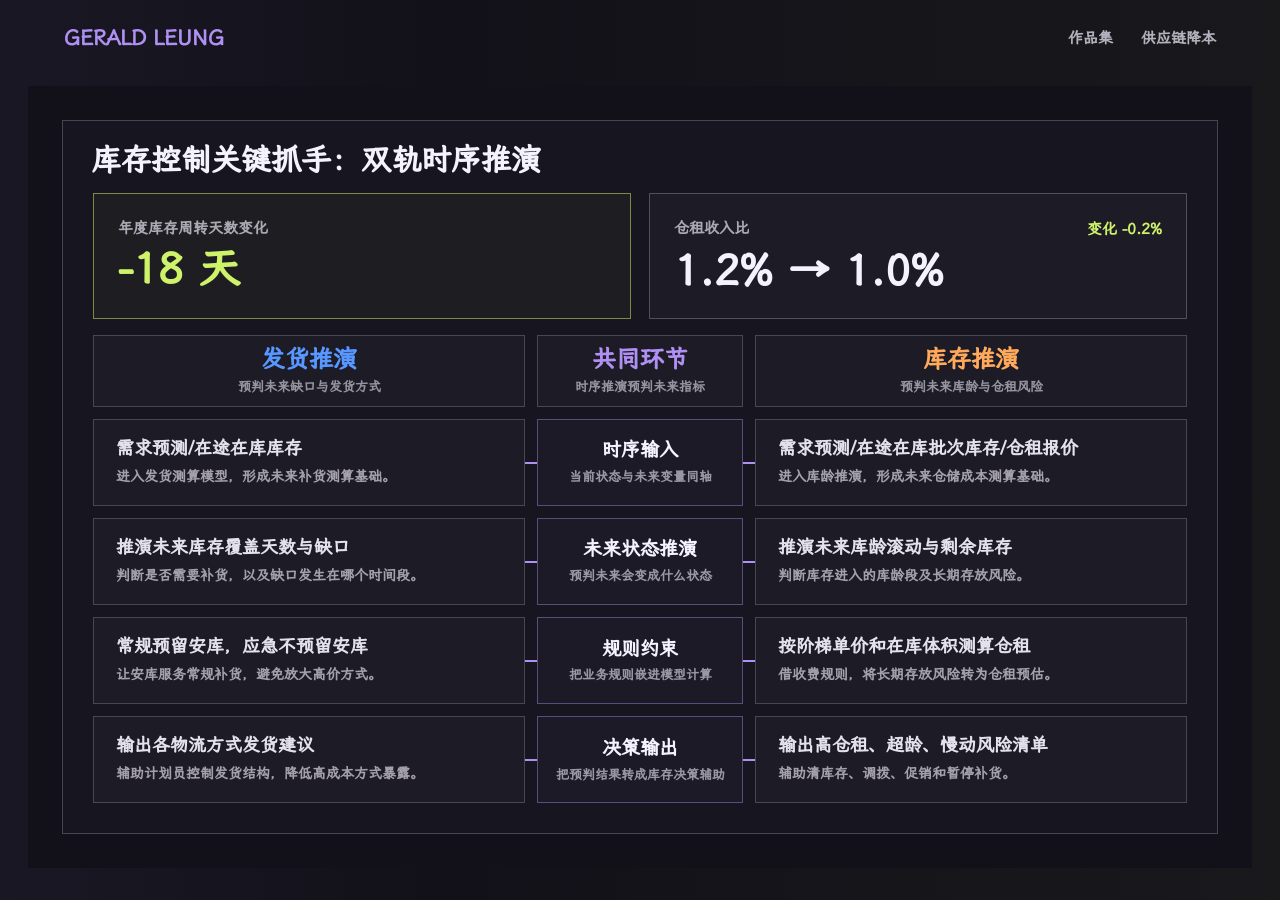
<file: demos/inventory-control/index.html>
<!doctype html>
<html lang="zh-CN">
  <head>
    <meta charset="utf-8" />
    <meta name="viewport" content="width=device-width, initial-scale=1" />
    <title>库存控制 | Gerald Leung</title>
    <link rel="icon" href="data:," />
    <style>
      :root {
        --ink: #121119;
        --panel: #17151f;
        --paper: #f5f2ff;
        --muted: rgba(245, 242, 255, 0.72);
        --line: rgba(245, 242, 255, 0.22);
        --lavender: rgb(176, 145, 243);
        --lime: #cef26a;
        --blue: #5797ff;
        --orange: #ffa95c;
      }

      @font-face {
        font-family: "LXGW WenKai";
        src: url("../../assets/fonts/LXGWWenKai-Gerald-subset.woff2?v=20260807-2") format("woff2");
        font-weight: 400;
        font-style: normal;
        font-display: swap;
      }

      * { box-sizing: border-box; }

      body {
        margin: 0;
        min-width: 1180px;
        background: var(--ink);
        color: var(--paper);
        font-family: Inter, "Segoe UI", "LXGW WenKai", "Microsoft YaHei", sans-serif;
        font-weight: 800;
        letter-spacing: 0;
      }

      a {
        color: inherit;
        text-decoration: none;
      }

      h1,
      h2,
      h3,
      p {
        margin: 0;
      }

      .page {
        height: 100vh;
        overflow: hidden;
        padding: 92px 48px 44px;
        background:
          linear-gradient(90deg, rgba(176, 145, 243, 0.05), transparent 34%, rgba(206, 242, 106, 0.035) 100%),
          var(--ink);
      }

      .topbar {
        position: absolute;
        top: 0;
        left: 0;
        right: 0;
        height: 76px;
        display: flex;
        align-items: center;
        justify-content: space-between;
        padding: 0 64px;
        color: rgba(245, 242, 255, 0.7);
      }

      .brand {
        color: var(--lavender);
        font-size: 21px;
        line-height: 1;
      }

      .nav {
        display: flex;
        gap: 28px;
        font-size: 15px;
      }

      .shell {
        position: relative;
        height: 100%;
        display: grid;
        grid-template-columns: minmax(0, 1.74fr) minmax(460px, 1.02fr);
        gap: 34px;
        padding: 34px 64px 34px 34px;
        border: 0;
        background: var(--ink);
      }

      .evidence {
        min-height: 0;
        display: grid;
        grid-template-rows: auto minmax(0, 1fr);
        border: 1px solid var(--line);
        background: var(--panel);
      }

      .evidence-title {
        display: flex;
        align-items: center;
        justify-content: flex-start;
        padding: 24px 28px 16px;
      }

      .evidence-title h2 {
        font-size: 30px;
        line-height: 1.05;
        letter-spacing: 0;
      }

      .evidence-body {
        min-height: 0;
        display: grid;
        grid-template-rows: 126px minmax(0, 1fr);
        gap: 16px;
        padding: 0 30px 30px;
      }

      .kpi-row {
        display: grid;
        grid-template-columns: repeat(2, minmax(0, 1fr));
        gap: 18px;
      }

      .kpi-card {
        display: grid;
        align-content: center;
        min-height: 126px;
        padding: 18px 24px;
        border: 1px solid rgba(245, 242, 255, 0.24);
        background: rgba(245, 242, 255, 0.028);
      }

      .kpi-card.primary {
        border-color: rgba(206, 242, 106, 0.52);
        background: rgba(206, 242, 106, 0.04);
      }

      .kpi-card .label {
        color: rgba(245, 242, 255, 0.66);
        font-size: 15px;
        line-height: 1;
      }

      .kpi-card .kpi-topline {
        display: flex;
        align-items: center;
        justify-content: space-between;
        gap: 16px;
      }

      .kpi-card .kpi-topline em {
        color: var(--lime);
        font-size: 15px;
        font-style: normal;
        white-space: nowrap;
      }

      .kpi-card .value {
        margin-top: 12px;
        color: var(--paper);
        font-size: 42px;
        line-height: 1;
      }

      .kpi-card.primary .value {
        color: var(--lime);
      }

      .dual-panel {
        min-height: 0;
        display: grid;
        grid-template-columns: minmax(0, 0.96fr) 206px minmax(0, 0.96fr);
        grid-template-rows: 72px repeat(4, minmax(0, 1fr));
        gap: 12px;
      }

      .compare-head,
      .compare-cell,
      .compare-axis {
        display: grid;
        align-content: center;
        border: 1px solid rgba(245, 242, 255, 0.2);
        background: rgba(245, 242, 255, 0.028);
      }

      .compare-head {
        padding: 0 20px;
        justify-items: center;
        text-align: center;
      }

      .compare-head h3 {
        font-size: 24px;
        line-height: 1;
      }

      .compare-head span {
        margin-top: 8px;
        color: rgba(245, 242, 255, 0.56);
        font-size: 13px;
        line-height: 1.2;
      }

      .compare-head.ship h3 { color: var(--blue); }
      .compare-head.axis h3 { color: var(--lavender); }
      .compare-head.rent h3 { color: var(--orange); }

      a.compare-head:hover {
        border-color: rgba(176, 145, 243, 0.62);
        background: rgba(176, 145, 243, 0.08);
      }

      .compare-cell {
        position: relative;
        padding: 0 22px;
      }

      .compare-cell b {
        color: rgba(245, 242, 255, 0.92);
        font-size: 18px;
        line-height: 1.18;
      }

      .compare-cell span {
        margin-top: 9px;
        color: rgba(245, 242, 255, 0.62);
        font-size: 14px;
        line-height: 1.34;
      }

      .compare-axis {
        position: relative;
        place-items: center;
        justify-items: center;
        padding: 0 16px;
        border-color: rgba(176, 145, 243, 0.42);
        background: rgba(176, 145, 243, 0.04);
      }

      .compare-axis::before,
      .compare-axis::after {
        content: "";
        position: absolute;
        top: 50%;
        width: 12px;
        height: 2px;
        background: var(--lavender);
      }

      .compare-axis::before { left: -13px; }
      .compare-axis::after { right: -13px; }

      .compare-axis b {
        color: var(--paper);
        font-size: 19px;
        line-height: 1.15;
        text-align: center;
      }

      .compare-axis span {
        margin-top: 8px;
        color: rgba(245, 242, 255, 0.58);
        font-size: 13px;
        line-height: 1.2;
        text-align: center;
      }

      .modal-copy {
        min-height: 0;
        overflow: hidden;
        padding: 0 18px 0 0;
      }

      .modal-copy h2 {
        margin: 0 0 10px;
        padding-bottom: 12px;
        border-bottom: 1px solid var(--line);
        font-size: 34px;
        line-height: 1.05;
      }

      .modal-copy section {
        padding: 12px 0 13px;
        border-bottom: 1px solid rgba(245, 242, 255, 0.16);
      }

      .modal-copy section:last-child {
        border-bottom: 0;
      }

      .modal-copy h3 {
        margin: 0 0 9px;
        color: var(--lavender);
        font-size: 19px;
        line-height: 1;
      }

      .modal-copy p {
        margin: 0 0 6px;
        color: rgba(245, 242, 255, 0.78);
        font-size: 14px;
        line-height: 1.48;
      }

      .section-head {
        display: flex;
        align-items: center;
        justify-content: space-between;
        gap: 12px;
        margin-bottom: 9px;
      }

      .section-head h3 {
        margin: 0;
      }

      .section-link {
        flex: 0 0 auto;
        padding: 6px 10px;
        border: 1px solid rgba(176, 145, 243, 0.58);
        border-radius: 6px;
        color: var(--paper);
        background: rgba(176, 145, 243, 0.08);
        font-size: 13px;
        line-height: 1;
      }

      .section-link:hover {
        border-color: rgba(245, 242, 255, 0.66);
        background: rgba(176, 145, 243, 0.16);
      }

      @media (max-width: 1360px) {
        body { min-width: 1080px; }
        .page { padding: 86px 28px 32px; }
        .shell {
          grid-template-columns: minmax(0, 1fr);
          padding-right: 34px;
        }
        .modal-copy { display: none; }
      }
    </style>
  </head>
  <body>
    <main class="page">
      <header class="topbar">
        <div class="brand">GERALD LEUNG</div>
        <nav class="nav" aria-label="页面导航">
          <a href="../../index.html">作品集</a>
          <a href="../supply-cost/">供应链降本</a>
        </nav>
      </header>

      <section class="shell" aria-label="库存控制">
        <div class="evidence">
          <div class="evidence-title">
            <h2>库存控制关键抓手：双轨时序推演</h2>
          </div>

          <div class="evidence-body">
            <div class="kpi-row">
              <div class="kpi-card primary">
                <div class="label">年度库存周转天数变化</div>
                <div class="value">-18 天</div>
              </div>
              <div class="kpi-card">
                <div class="kpi-topline">
                  <div class="label">仓租收入比</div>
                  <em>变化 -0.2%</em>
                </div>
                <div class="value">1.2% → 1.0%</div>
              </div>
            </div>

            <div class="dual-panel">
              <a class="compare-head ship" href="../supply-planning/forecast_main.html">
                <h3>发货推演</h3>
                <span>预判未来缺口与发货方式</span>
              </a>
              <div class="compare-head axis">
                <h3>共同环节</h3>
                <span>时序推演预判未来指标</span>
              </div>
              <a class="compare-head rent" href="rent-projection.html">
                <h3>库存推演</h3>
                <span>预判未来库龄与仓租风险</span>
              </a>

              <div class="compare-cell">
                <b>需求预测/在途在库库存</b>
                <span>进入发货测算模型，形成未来补货测算基础。</span>
              </div>
              <div class="compare-axis">
                <b>时序输入</b>
                <span>当前状态与未来变量同轴</span>
              </div>
              <div class="compare-cell">
                <b>需求预测/在途在库批次库存/仓租报价</b>
                <span>进入库龄推演，形成未来仓储成本测算基础。</span>
              </div>

              <div class="compare-cell">
                <b>推演未来库存覆盖天数与缺口</b>
                <span>判断是否需要补货，以及缺口发生在哪个时间段。</span>
              </div>
              <div class="compare-axis">
                <b>未来状态推演</b>
                <span>预判未来会变成什么状态</span>
              </div>
              <div class="compare-cell">
                <b>推演未来库龄滚动与剩余库存</b>
                <span>判断库存进入的库龄段及长期存放风险。</span>
              </div>

              <div class="compare-cell">
                <b>常规预留安库，应急不预留安库</b>
                <span>让安库服务常规补货，避免放大高价方式。</span>
              </div>
              <div class="compare-axis">
                <b>规则约束</b>
                <span>把业务规则嵌进模型计算</span>
              </div>
              <div class="compare-cell">
                <b>按阶梯单价和在库体积测算仓租</b>
                <span>借收费规则，将长期存放风险转为仓租预估。</span>
              </div>

              <div class="compare-cell">
                <b>输出各物流方式发货建议</b>
                <span>辅助计划员控制发货结构，降低高成本方式暴露。</span>
              </div>
              <div class="compare-axis">
                <b>决策输出</b>
                <span>把预判结果转成库存决策辅助</span>
              </div>
              <div class="compare-cell">
                <b>输出高仓租、超龄、慢动风险清单</b>
                <span>辅助清库存、调拨、促销和暂停补货。</span>
              </div>
            </div>
          </div>
        </div>

        <div class="modal-copy">
          <h2>库存控制</h2>
          <section>
            <h3>指标定义</h3>
            <p>库存周转天数衡量库存占用效率。</p>
            <p>仓租收入比衡量仓储费用相对收入的压力。</p>
          </section>
          <section>
            <h3>方法框架</h3>
            <p>库存控制由两条时序推演共同支撑。</p>
            <p>发货前预判未来库存缺口，库存发出后预判未来库龄和仓租风险。</p>
          </section>
          <section>
            <div class="section-head">
              <h3>发货推演</h3>
              <a class="section-link" href="../supply-planning/forecast_main.html">进入发货推演</a>
            </div>
            <p>需求预测、当前库存和在途库存进入发货测算。</p>
            <p>常规物流方式保留安全库存，应急物流方式不预留安库，避免高价方式被安全库存逻辑额外放大。</p>
          </section>
          <section>
            <div class="section-head">
              <h3>库存推演</h3>
              <a class="section-link" href="rent-projection.html">进入库存推演</a>
            </div>
            <p>库存发出后，按库龄滚动、阶梯仓租单价和在库体积推演未来仓租。</p>
            <p>结果用于定位高仓租、超龄、慢动库存，辅助清库存/调拨/促销/暂停补货。</p>
          </section>
          <section>
            <h3>边界说明</h3>
            <p>本页呈现周转天数下降 18 天和仓租收入比 1.2% → 1.0%。</p>
            <p>仓租推演支持风险预判和业务纠偏，但不包装成可精确归因的直接节省金额。</p>
          </section>
        </div>
      </section>
    </main>
  </body>
</html>
</file>
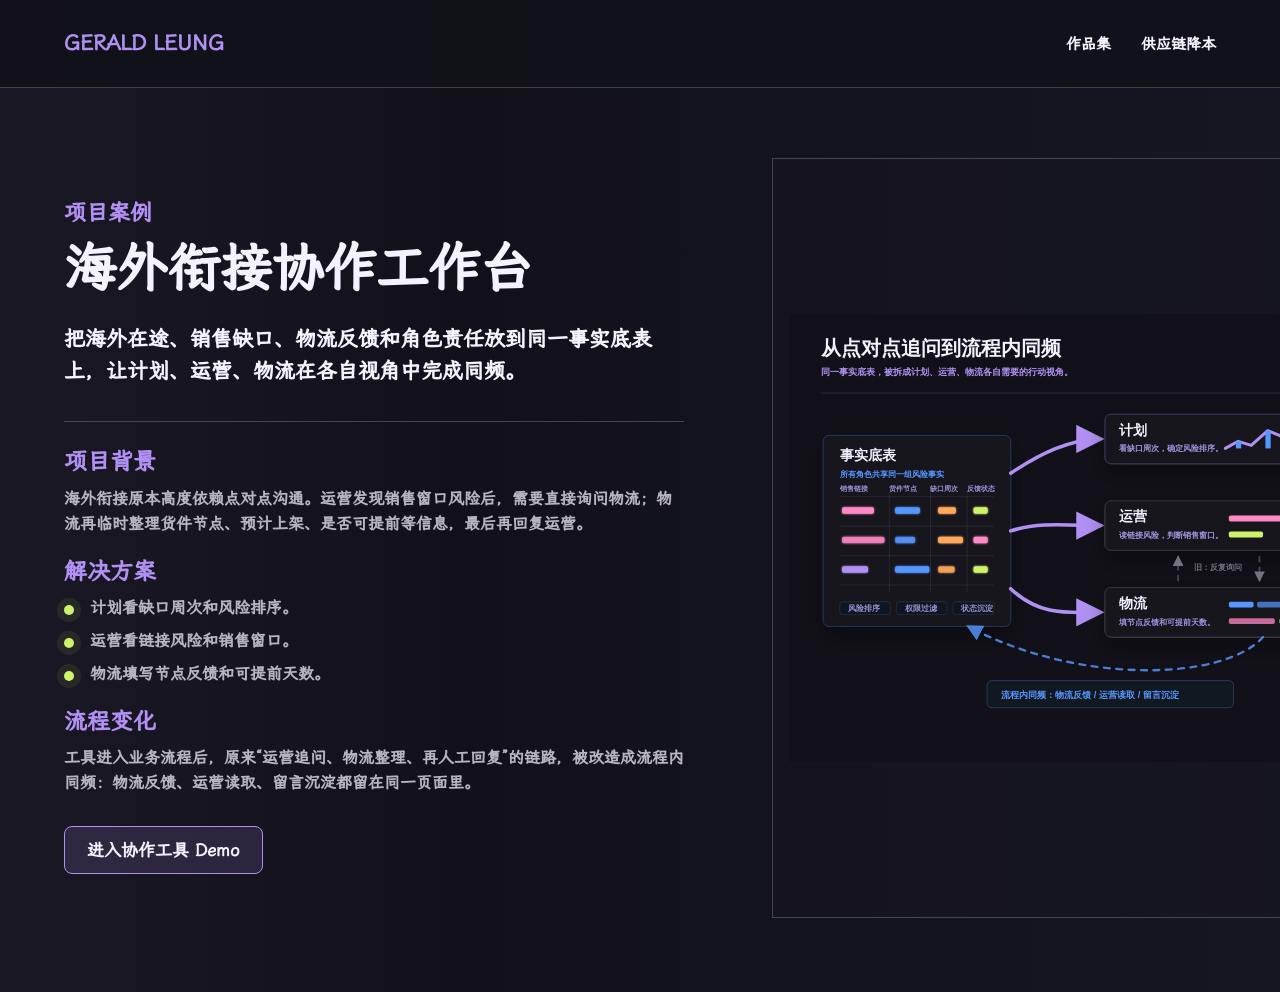
<file: demos/overseas-handoff/index.html>
<!doctype html>
<html lang="zh-CN">
  <head>
    <meta charset="utf-8">
    <meta name="viewport" content="width=device-width, initial-scale=1">
    <title>海外衔接协作工作台 | Gerald Leung</title>
    <link rel="icon" href="data:,">
    <style>
      :root {
        --ink: #121119;
        --panel: #17151f;
        --paper: #f5f2ff;
        --muted: rgba(245, 242, 255, 0.72);
        --line: rgba(245, 242, 255, 0.22);
        --lavender: rgb(176, 145, 243);
        --lime: #cef26a;
      }

      @font-face {
        font-family: "LXGW WenKai";
        src: url("../../assets/fonts/LXGWWenKai-Gerald-subset.woff2?v=20260807-2") format("woff2");
        font-weight: 400;
        font-style: normal;
        font-display: swap;
      }

      * { box-sizing: border-box; }

      body {
        margin: 0;
        min-width: 1280px;
        background: var(--ink);
        color: var(--paper);
        font-family: Inter, "Segoe UI", "LXGW WenKai", "Microsoft YaHei", sans-serif;
        font-weight: 800;
        letter-spacing: 0;
      }

      a {
        color: inherit;
        text-decoration: none;
      }

      h1,
      h2,
      p {
        margin: 0;
      }

      .page {
        min-height: 100vh;
        background:
          linear-gradient(90deg, rgba(176, 145, 243, 0.055), transparent 36%, rgba(87, 151, 255, 0.04) 100%),
          var(--ink);
      }

      .topbar {
        height: 88px;
        display: flex;
        align-items: center;
        justify-content: space-between;
        border-bottom: 1px solid var(--line);
        padding: 0 64px;
        background: rgba(18, 17, 25, 0.94);
      }

      .brand {
        color: var(--lavender);
        font-size: 21px;
        line-height: 1;
      }

      .nav {
        display: flex;
        gap: 30px;
        color: var(--paper);
        font-size: 15px;
      }

      .hero {
        min-height: calc(100vh - 88px);
        display: grid;
        grid-template-columns: minmax(760px, 0.82fr) minmax(760px, 1.02fr);
        gap: 48px;
        align-items: center;
        padding: 54px 64px 58px;
      }

      .copy {
        max-width: 820px;
      }

      .kicker {
        display: block;
        margin-bottom: 18px;
        color: var(--lavender);
        font-size: 22px;
        line-height: 1;
      }

      h1 {
        font-size: 64px;
        line-height: 1.04;
        white-space: nowrap;
      }

      .lead {
        max-width: 790px;
        margin-top: 28px;
        color: var(--paper);
        font-size: 24px;
        line-height: 1.5;
      }

      .section-rule {
        height: 1px;
        margin: 34px 0 26px;
        background: var(--line);
      }

      .blocks {
        display: grid;
        gap: 22px;
      }

      .block h2 {
        margin-bottom: 10px;
        color: var(--lavender);
        font-size: 23px;
        line-height: 1.2;
      }

      .block p {
        color: var(--muted);
        font-size: 18px;
        line-height: 1.58;
      }

      .role-lines {
        display: grid;
        gap: 10px;
        margin-top: 4px;
      }

      .role-line {
        display: grid;
        grid-template-columns: 12px minmax(0, 1fr);
        gap: 14px;
        align-items: start;
        color: var(--muted);
        font-size: 18px;
        line-height: 1.45;
      }

      .role-line::before {
        content: "";
        width: 10px;
        height: 10px;
        margin-top: 9px;
        border-radius: 999px;
        background: var(--lime);
        box-shadow: 0 0 0 7px rgba(206, 242, 106, 0.08);
      }

      .cta-row {
        display: flex;
        align-items: center;
        margin-top: 30px;
      }

      .button {
        display: inline-flex;
        align-items: center;
        justify-content: center;
        min-height: 48px;
        border: 1px solid var(--lavender);
        border-radius: 8px;
        background: rgba(176, 145, 243, 0.14);
        color: var(--paper);
        padding: 0 22px;
        font-size: 17px;
      }

      .visual-frame {
        min-height: 760px;
        display: flex;
        align-items: center;
        justify-content: center;
        border: 1px solid var(--line);
        background: rgba(23, 21, 31, 0.58);
        padding: 16px;
      }

      .visual-frame img {
        display: block;
        width: 100%;
        max-width: 960px;
        height: auto;
      }

      @media (max-width: 1500px) {
        .hero {
          grid-template-columns: minmax(620px, 0.8fr) minmax(680px, 1fr);
        }

        h1 {
          font-size: 52px;
        }

        .lead {
          font-size: 21px;
        }

        .block p,
        .role-line {
          font-size: 16px;
        }
      }
    </style>
  </head>
  <body>
    <main class="page">
      <header class="topbar">
        <a class="brand" href="../../">GERALD LEUNG</a>
        <nav class="nav" aria-label="页面导航">
          <a href="../../#work">作品集</a>
          <a href="../supply-cost/">供应链降本</a>
        </nav>
      </header>

      <section class="hero">
        <div class="copy">
          <span class="kicker">项目案例</span>
          <h1>海外衔接协作工作台</h1>
          <p class="lead">把海外在途、销售缺口、物流反馈和角色责任放到同一事实底表上，让计划、运营、物流在各自视角中完成同频。</p>

          <div class="section-rule"></div>

          <div class="blocks">
            <section class="block">
              <h2>项目背景</h2>
              <p>海外衔接原本高度依赖点对点沟通。运营发现销售窗口风险后，需要直接询问物流；物流再临时整理货件节点、预计上架、是否可提前等信息，最后再回复运营。</p>
            </section>

            <section class="block">
              <h2>解决方案</h2>
              <div class="role-lines">
                <div class="role-line">计划看缺口周次和风险排序。</div>
                <div class="role-line">运营看链接风险和销售窗口。</div>
                <div class="role-line">物流填写节点反馈和可提前天数。</div>
              </div>
            </section>

            <section class="block">
              <h2>流程变化</h2>
              <p>工具进入业务流程后，原来“运营追问、物流整理、再人工回复”的链路，被改造成流程内同频：物流反馈、运营读取、留言沉淀都留在同一页面里。</p>
            </section>
          </div>

          <div class="cta-row">
            <a class="button" href="tool/">进入协作工具 Demo</a>
          </div>
        </div>

        <figure class="visual-frame">
          <img src="assets/overseas-handoff-case-flow.svg" alt="海外衔接信息流转图">
        </figure>
      </section>
    </main>
  </body>
</html>
</file>
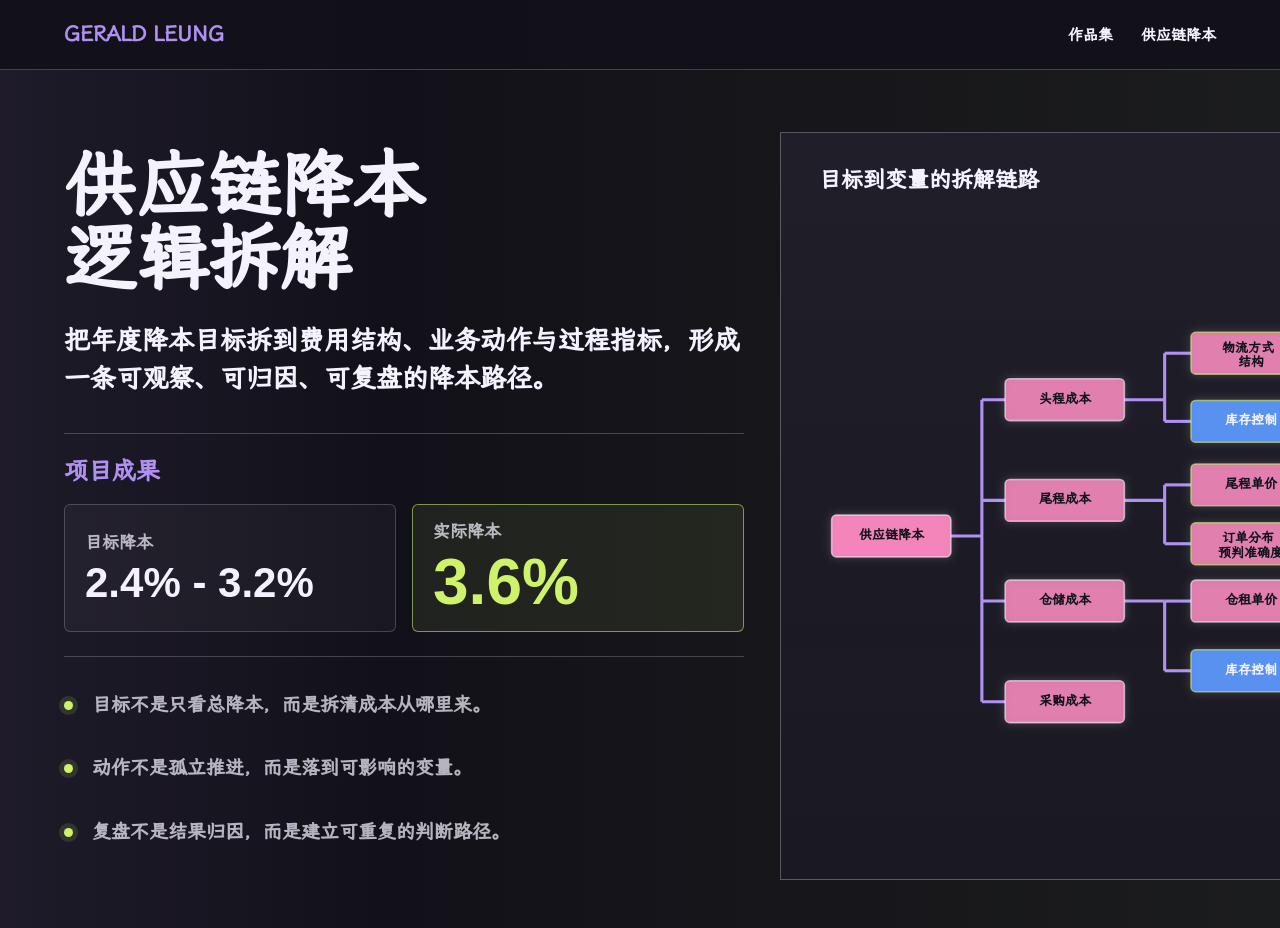
<file: demos/supply-cost/index.html>
<!doctype html>
<html lang="zh-CN">
  <head>
    <meta charset="utf-8" />
    <meta name="viewport" content="width=device-width, initial-scale=1" />
    <meta name="robots" content="noindex, nofollow" />
    <title>供应链降本逻辑拆解 | Gerald Leung</title>
    <style>
      :root {
        --ink: #121119;
        --panel: #17151f;
        --paper: #f5f2ff;
        --muted: rgba(245, 242, 255, 0.72);
        --line: rgba(245, 242, 255, 0.22);
        --lavender: rgb(176, 145, 243);
        --pink: #ff89c2;
        --lime: #cef26a;
        --blue: #5797ff;
        --orange: #ffa95c;
      }

      @font-face {
        font-family: "LXGW WenKai";
        src: url("../../assets/fonts/LXGWWenKai-Gerald-subset.woff2?v=20260807-2") format("woff2");
        font-weight: 400;
        font-style: normal;
        font-display: swap;
      }

      * { box-sizing: border-box; }

      body {
        margin: 0;
        background: var(--ink);
        color: var(--paper);
        font-family: Inter, "Segoe UI", "LXGW WenKai", "Microsoft YaHei", sans-serif;
        font-weight: 800;
        letter-spacing: 0;
      }

      .page {
        min-height: 100vh;
        background:
          linear-gradient(90deg, rgba(176, 145, 243, 0.08), transparent 30%, rgba(206, 242, 106, 0.05) 100%),
          var(--ink);
      }

      .topbar {
        height: 70px;
        display: flex;
        align-items: center;
        justify-content: space-between;
        padding: 0 64px;
        border-bottom: 1px solid var(--line);
        background: rgba(18, 17, 25, 0.92);
      }

      .brand {
        color: var(--lavender);
        font-size: 21px;
        line-height: 1;
      }

      .nav {
        display: flex;
        gap: 28px;
        color: var(--paper);
        font-size: 15px;
      }

      .hero {
        min-height: calc(100vh - 70px);
        display: grid;
        grid-template-columns: minmax(680px, 0.95fr) minmax(760px, 1.15fr);
        gap: 36px;
        align-items: center;
        padding: 62px 64px 48px;
      }

      .intro {
        max-width: 700px;
      }

      h1 {
        margin: 0 0 26px;
        font-size: 72px;
        line-height: 1.02;
        letter-spacing: 0;
      }

      .definition {
        margin: 0;
        max-width: 700px;
        color: var(--paper);
        font-size: 26px;
        line-height: 1.48;
      }

      .anchors {
        display: grid;
        gap: 18px;
        margin-top: 34px;
      }

      .anchor {
        display: grid;
        grid-template-columns: 14px minmax(0, 1fr);
        gap: 14px;
        align-items: start;
        padding-bottom: 18px;
        color: var(--muted);
        font-size: 19px;
        line-height: 1.45;
      }

      .anchor::before {
        content: "";
        width: 9px;
        height: 9px;
        margin-top: 10px;
        border-radius: 50%;
        background: var(--lime);
        box-shadow: 0 0 0 5px rgba(206, 242, 106, 0.12);
      }

      .outcomes {
        margin-top: 34px;
        padding: 24px 0;
        border-top: 1px solid var(--line);
        border-bottom: 1px solid var(--line);
      }

      .outcomes h2 {
        margin: 0 0 20px;
        color: var(--lavender);
        font-size: 24px;
        line-height: 1.12;
        letter-spacing: 0;
      }

      .result-grid {
        display: grid;
        grid-template-columns: repeat(2, minmax(0, 1fr));
        gap: 16px;
      }

      .metric {
        min-height: 116px;
        display: grid;
        align-content: center;
        gap: 12px;
        padding: 18px 20px;
        border: 1px solid rgba(245, 242, 255, 0.20);
        border-radius: 6px;
        background: rgba(245, 242, 255, 0.035);
      }

      .metric.actual {
        border-color: rgba(206, 242, 106, 0.56);
        background: rgba(206, 242, 106, 0.08);
      }

      .metric-label {
        color: var(--muted);
        font-size: 17px;
        line-height: 1;
      }

      .metric-value {
        color: var(--paper);
        font-family: Inter, "Segoe UI", sans-serif;
        font-size: 42px;
        line-height: 0.94;
        letter-spacing: 0;
        white-space: nowrap;
      }

      .metric.actual .metric-value {
        color: var(--lime);
        font-size: 64px;
      }

      .visual {
        position: relative;
        min-height: 748px;
        border: 1px solid rgba(245, 242, 255, 0.28);
        background:
          linear-gradient(180deg, rgba(245, 242, 255, 0.045), rgba(245, 242, 255, 0.01)),
          var(--panel);
        overflow: hidden;
      }

      .visual-title {
        position: absolute;
        left: 38px;
        top: 34px;
        display: flex;
        align-items: center;
        color: var(--paper);
        font-size: 22px;
      }

      .visual-title::before {
        content: none;
      }

      .diagram {
        position: absolute;
        left: 50%;
        top: 54%;
        width: min(94%, 1040px);
        height: 632px;
        transform: translate(-50%, -50%);
      }

      .active-modal {
        display: none;
      }

      .active-modal h3 {
        margin: 0 0 14px;
        color: var(--paper);
        font-size: 20px;
        line-height: 1.1;
      }

      .modal-metrics {
        display: grid;
        grid-template-columns: 1fr 1fr;
        gap: 10px 14px;
      }

      .modal-metric {
        display: grid;
        gap: 4px;
      }

      .modal-metric span {
        color: var(--muted);
        font-size: 13px;
        line-height: 1.25;
      }

      .modal-metric b {
        color: var(--lime);
        font-family: Inter, "Segoe UI", sans-serif;
        font-size: 25px;
        line-height: 1;
      }

      .active-modal p {
        margin: 12px 0 0;
        color: rgba(245, 242, 255, 0.78);
        font-size: 14px;
        line-height: 1.38;
      }

      .modal-overlay {
        position: fixed;
        inset: 0;
        z-index: 100;
        background: rgba(18, 17, 25, 0.86);
      }

      .full-modal {
        position: fixed;
        inset: 92px 112px 64px;
        z-index: 110;
        display: grid;
        grid-template-columns: minmax(0, 1.9fr) minmax(360px, 0.9fr);
        gap: 34px;
        padding: 34px;
        min-height: 0;
        overflow: hidden;
        border: 1px solid rgba(245, 242, 255, 0.5);
        background: var(--ink);
        box-shadow: 0 34px 95px rgba(0, 0, 0, 0.58);
      }

      .close-button {
        position: absolute;
        top: 16px;
        right: 16px;
        z-index: 4;
        width: 38px;
        height: 38px;
        display: grid;
        place-items: center;
        padding: 0;
        border-radius: 50%;
        border: 1px solid rgba(245, 242, 255, 0.35);
        background: rgba(245, 242, 255, 0.08);
        color: rgba(245, 242, 255, 0.9);
        font-family: Inter, "Segoe UI", sans-serif;
        font-size: 28px;
        line-height: 1;
        cursor: default;
        box-shadow: 0 10px 28px rgba(0, 0, 0, 0.32);
      }

      .evidence {
        display: grid;
        grid-template-rows: auto 1fr;
        min-height: 0;
        overflow: hidden;
        border: 1px solid rgba(245, 242, 255, 0.22);
        background: #17151f;
      }

      .evidence-title {
        display: flex;
        align-items: center;
        justify-content: space-between;
        gap: 24px;
        padding: 24px 28px 16px;
      }

      .evidence-title h2 {
        margin: 0;
        font-size: 30px;
        line-height: 1.05;
      }

      .legend {
        display: flex;
        gap: 20px;
        align-items: center;
        justify-content: flex-end;
        color: rgba(245, 242, 255, 0.68);
        font-size: 15px;
      }

      .legend span {
        display: inline-flex;
        align-items: center;
        gap: 7px;
      }

      .legend i {
        display: inline-block;
        width: 24px;
        height: 10px;
      }

      .legend i.up { background: var(--lime); }
      .legend i.down { background: var(--pink); }

      .sea-bg { background: rgb(91, 145, 232); }
      .fast-land-bg { background: rgb(142, 203, 91); }
      .express-air-bg { background: rgb(255, 169, 92); }

      .evidence-body {
        display: grid;
        grid-template-rows: auto auto 1fr;
        gap: 16px;
        padding: 0 30px 30px;
      }

      .stack-panel {
        display: grid;
        gap: 20px;
        padding: 28px 20px;
        border: 1px solid rgba(245, 242, 255, 0.24);
        background: rgba(245, 242, 255, 0.024);
      }

      .stack-row {
        display: grid;
        grid-template-columns: 72px 1fr;
        gap: 18px;
        align-items: center;
      }

      .stack-year {
        color: rgba(245, 242, 255, 0.82);
        font-size: 20px;
        text-align: center;
      }

      .stack-bar {
        display: flex;
        height: 72px;
        overflow: visible;
        border: 1px solid rgba(245, 242, 255, 0.24);
        background: rgba(245, 242, 255, 0.04);
      }

      .stack-segment {
        position: relative;
        display: grid;
        place-items: center;
        min-width: 0;
        color: #10131a;
        font-size: 18px;
        line-height: 1;
      }

      .stack-segment.small span {
        position: absolute;
        top: 50%;
        right: 2px;
        color: #10131a;
        font-size: 15px;
        transform: translateY(-50%);
        white-space: nowrap;
      }

      .stack-segment.micro-callout span {
        top: 49px;
        right: 74px;
        z-index: 4;
        font-size: 18px;
        transform: none;
      }

      .stack-segment.micro-callout::after {
        content: "";
        position: absolute;
        top: 39px;
        right: 12px;
        z-index: 3;
        width: 62px;
        height: 2px;
        background: #10131a;
        transform: rotate(-22deg);
        transform-origin: right center;
      }

      .impact-strip {
        display: grid;
        grid-template-columns: repeat(3, minmax(0, 1fr));
        gap: 18px;
      }

      .impact-card {
        display: grid;
        align-content: center;
        min-height: 92px;
        padding: 16px 18px;
        border: 1px solid rgba(245, 242, 255, 0.22);
        background: rgba(245, 242, 255, 0.03);
      }

      .impact-card .label {
        color: rgba(245, 242, 255, 0.64);
        font-size: 14px;
      }

      .impact-card .value {
        margin-top: 8px;
        color: var(--paper);
        font-family: Inter, "Segoe UI", sans-serif;
        font-size: 34px;
        line-height: 1;
      }

      .impact-card.result {
        border-color: rgba(206, 242, 106, 0.48);
        background: rgba(206, 242, 106, 0.04);
      }

      .impact-card.result .value {
        color: var(--lime);
      }

      .share-table {
        display: grid;
        border: 1px solid rgba(245, 242, 255, 0.24);
      }

      .share-head,
      .share-row {
        display: grid;
        grid-template-columns: 1.16fr 0.9fr 0.9fr 2.65fr 0.88fr;
        align-items: center;
      }

      .share-head {
        min-height: 44px;
        border-bottom: 1px solid rgba(245, 242, 255, 0.22);
        color: rgba(245, 242, 255, 0.62);
        font-size: 13px;
      }

      .share-head > div,
      .share-row > div {
        padding: 0 14px;
      }

      .share-row {
        min-height: 74px;
        border-bottom: 1px solid rgba(245, 242, 255, 0.11);
      }

      .share-row:last-child {
        border-bottom: 0;
      }

      .mode-name,
      .share-num,
      .share-value {
        color: rgba(245, 242, 255, 0.84);
        font-size: 18px;
      }

      .share-track {
        position: relative;
        height: 30px;
      }

      .share-track::before {
        content: "";
        position: absolute;
        left: 50%;
        top: 6px;
        bottom: 6px;
        width: 1px;
        background: rgba(245, 242, 255, 0.28);
      }

      .share-delta {
        position: absolute;
        top: 4px;
        height: 22px;
      }

      .share-delta.up {
        left: 50%;
        width: var(--w);
        background: rgba(255, 137, 194, 0.78);
      }

      .share-delta.down {
        right: 50%;
        width: var(--w);
        background: rgba(206, 242, 106, 0.78);
      }

      .share-value.up { color: var(--pink); }
      .share-value.down { color: var(--lime); }

      .modal-copy {
        display: grid;
        align-content: start;
        gap: 20px;
        min-height: 0;
        overflow: auto;
        padding-right: 8px;
      }

      .modal-copy h2 {
        margin: 0;
        color: var(--paper);
        font-size: 34px;
        line-height: 1;
      }

      .modal-copy section {
        padding-top: 18px;
        border-top: 1px solid rgba(245, 242, 255, 0.18);
      }

      .modal-copy h3 {
        margin: 0 0 10px;
        color: var(--lavender);
        font-size: 18px;
        line-height: 1.15;
      }

      .modal-copy p {
        margin: 0 0 8px;
        color: rgba(245, 242, 255, 0.78);
        font-size: 15px;
        line-height: 1.48;
      }

      .logic-graph {
        position: relative;
        width: 100%;
        height: 100%;
      }

      .logic-full {
        display: block;
        width: 100%;
        height: 100%;
      }

      .logic-graph > .logic-lines,
      .logic-graph > .g-node {
        display: none;
      }

      .interactive-node {
        cursor: default;
        outline: none;
      }

      .interactive-node[data-modal] {
        cursor: pointer;
      }

      .interactive-node[data-modal]:hover .node-box,
      .interactive-node[data-modal]:focus-visible .node-box {
        stroke: var(--lime);
        filter: drop-shadow(0 0 12px rgba(206, 242, 106, 0.42));
      }

      .node-tooltip {
        position: fixed;
        z-index: 90;
        width: 312px;
        padding: 13px 15px;
        border: 1px solid rgba(176, 145, 243, 0.78);
        background: #211d2d;
        color: var(--paper);
        box-shadow: 0 18px 44px rgba(0, 0, 0, 0.42);
        font-size: 13px;
        line-height: 1.45;
        pointer-events: none;
      }

      .logic-lines {
        position: absolute;
        inset: 0;
        pointer-events: none;
      }

      .logic-lines path {
        fill: none;
        stroke: var(--lavender);
        stroke-width: 4;
        stroke-linecap: round;
        stroke-linejoin: round;
      }

      .logic-lines .same-action {
        stroke-dasharray: 10 10;
      }

      .g-node {
        position: absolute;
        width: 154px;
        min-height: 54px;
        display: grid;
        place-items: center;
        padding: 0 12px;
        border: 2px solid rgba(245, 242, 255, 0.58);
        border-radius: 6px;
        background: rgba(255, 137, 194, 0.84);
        color: #10131a;
        box-shadow: 0 0 14px rgba(245, 242, 255, 0.22);
        font-size: 17px;
        line-height: 1.18;
        text-align: center;
      }

      .g-node.root {
        background: rgba(255, 137, 194, 0.94);
        font-size: 18px;
      }

      .g-node.inventory {
        background: rgba(87, 151, 255, 0.92);
        color: var(--paper);
      }

      .g-root { left: 36px; top: 253px; }
      .g-head { left: 260px; top: 77px; }
      .g-tail { left: 260px; top: 207px; }
      .g-ware { left: 260px; top: 337px; }
      .g-purchase { left: 260px; top: 467px; }
      .g-mode-structure { left: 500px; top: 37px; }
      .g-inventory-head { left: 500px; top: 127px; }
      .g-tail-price { left: 500px; top: 187px; }
      .g-order-dist { left: 500px; top: 263px; }
      .g-rent-price { left: 500px; top: 337px; }
      .g-inventory-ware { left: 500px; top: 427px; }
      .g-mode-price { left: 730px; top: 17px; }
      .g-ship-volume { left: 730px; top: 101px; }

      .sections {
        display: grid;
        grid-template-columns: 1fr;
        gap: 0;
        border-top: 1px solid var(--line);
      }

      .band {
        display: grid;
        grid-template-columns: 360px minmax(0, 1fr);
        gap: 58px;
        padding: 54px 64px;
        border-bottom: 1px solid var(--line);
      }

      .band h2 {
        margin: 0;
        font-size: 38px;
        line-height: 1.12;
        letter-spacing: 0;
      }

      .band-body {
        display: grid;
        gap: 28px;
      }

      .lead {
        margin: 0;
        max-width: 980px;
        color: var(--paper);
        font-size: 23px;
        line-height: 1.58;
      }

      .cost-grid {
        display: grid;
        grid-template-columns: repeat(4, minmax(0, 1fr));
        gap: 18px;
      }

      .cost-item {
        min-height: 172px;
        padding: 20px 18px;
        border: 1px solid rgba(245, 242, 255, 0.24);
        border-radius: 6px;
        background: rgba(245, 242, 255, 0.035);
      }

      .cost-item h3 {
        margin: 0 0 14px;
        color: var(--paper);
        font-size: 23px;
        line-height: 1.15;
      }

      .cost-item p {
        margin: 0;
        color: var(--muted);
        font-size: 17px;
        line-height: 1.55;
      }

      .split {
        display: grid;
        grid-template-columns: minmax(0, 0.9fr) minmax(0, 1.1fr);
        gap: 28px;
      }

      .note {
        padding: 26px 28px;
        border-left: 6px solid var(--blue);
        background: rgba(87, 151, 255, 0.10);
      }

      .note h3 {
        margin: 0 0 14px;
        font-size: 26px;
        line-height: 1.16;
      }

      .note p {
        margin: 0;
        color: var(--muted);
        font-size: 20px;
        line-height: 1.58;
      }

      .mapping {
        display: grid;
        grid-template-columns: repeat(5, minmax(0, 1fr));
        align-items: stretch;
        gap: 12px;
      }

      .map-step {
        min-height: 96px;
        display: grid;
        place-items: center;
        padding: 16px;
        border: 1px solid rgba(206, 242, 106, 0.38);
        border-radius: 6px;
        color: var(--paper);
        font-size: 20px;
        text-align: center;
        line-height: 1.25;
      }

      .map-step:nth-child(odd) {
        background: rgba(206, 242, 106, 0.08);
      }

      @media (max-width: 900px) {
        .topbar {
          height: 62px;
          padding: 0 20px;
        }

        .nav {
          gap: 16px;
          font-size: 13px;
        }

        .hero,
        .band {
          grid-template-columns: 1fr;
          padding: 40px 20px;
        }

        h1 {
          font-size: 48px;
        }

        .definition {
          font-size: 21px;
        }

        .visual {
          min-height: 460px;
        }

        .diagram {
          width: 720px;
          transform: translate(-50%, -50%) scale(0.45);
        }

        .cost-grid,
        .split,
        .mapping {
          grid-template-columns: 1fr;
        }
      }

      [hidden] { display: none !important; }

      body.modal-open {
        overflow: hidden;
      }

      .modal-shell {
        position: fixed;
        inset: 0;
        z-index: 100;
      }

      .modal-shell .modal-overlay {
        z-index: 100;
      }

      .modal-shell .full-modal {
        z-index: 110;
      }

      .modal-content {
        display: contents;
      }

      .g-node {
        font-family: inherit;
        border-radius: 5px;
      }

      button.g-node {
        appearance: none;
        border: 2px solid rgba(245, 242, 255, 0.58);
        cursor: pointer;
      }

      button.g-node:hover,
      button.g-node:focus-visible {
        border-color: var(--lime);
        outline: none;
        box-shadow: 0 0 0 3px rgba(206, 242, 106, 0.22);
      }

      .result-strip {
        display: grid;
        grid-template-columns: repeat(3, minmax(0, 1fr));
        gap: 18px;
      }

      .result-card,
      .result-change {
        display: grid;
        align-content: center;
        min-height: 108px;
        padding: 18px 20px;
        border: 1px solid rgba(245, 242, 255, 0.22);
        background: rgba(245, 242, 255, 0.03);
      }

      .result-card .year,
      .result-change .label {
        color: rgba(245, 242, 255, 0.64);
        font-size: 15px;
      }

      .result-card .value,
      .result-change .value {
        margin-top: 8px;
        color: var(--paper);
        font-family: Inter, "Segoe UI", sans-serif;
        font-size: 42px;
        line-height: 1;
      }

      .result-card.current .value,
      .result-change .value {
        color: var(--lime);
      }

      .result-change {
        border-color: rgba(206, 242, 106, 0.48);
        background: rgba(206, 242, 106, 0.04);
      }

      .result-change.pink,
      .result-card.pink {
        border-color: rgba(255, 137, 194, 0.48);
        background: rgba(255, 137, 194, 0.04);
      }

      .result-change.pink .value,
      .result-card.pink .value {
        color: var(--pink);
      }

      .price-table,
      .zone-table {
        display: grid;
        border: 1px solid rgba(245, 242, 255, 0.24);
      }

      .price-head,
      .price-row,
      .zone-head,
      .zone-row {
        display: grid;
        align-items: center;
        min-height: 74px;
        border-bottom: 1px solid rgba(245, 242, 255, 0.11);
      }

      .price-head,
      .zone-head {
        min-height: 50px;
        color: rgba(245, 242, 255, 0.62);
        font-size: 14px;
      }

      .price-row:last-child,
      .zone-row:last-child {
        border-bottom: 0;
      }

      .price-head,
      .price-row {
        grid-template-columns: 1.18fr 0.72fr 0.72fr 2.3fr 0.72fr;
      }

      .zone-head,
      .zone-row {
        grid-template-columns: 1.05fr 0.72fr 0.72fr 2.4fr 0.78fr;
      }

      .price-head > div,
      .price-row > div,
      .zone-head > div,
      .zone-row > div {
        padding: 0 14px;
      }

      .price-name,
      .price-num,
      .price-value,
      .zone-name,
      .zone-num,
      .zone-value {
        color: rgba(245, 242, 255, 0.84);
        font-size: 18px;
      }

      .price-name.sea { color: #68a0ff; }
      .price-name.fast,
      .price-name.land { color: var(--lime); }
      .price-name.air,
      .price-name.express { color: #ffa95c; }

      .price-track,
      .zone-track {
        position: relative;
        height: 30px;
      }

      .price-track::before,
      .zone-track::before {
        content: "";
        position: absolute;
        left: 50%;
        top: 6px;
        bottom: 6px;
        width: 1px;
        background: rgba(245, 242, 255, 0.28);
      }

      .price-delta,
      .zone-delta {
        position: absolute;
        top: 4px;
        height: 22px;
        background: rgba(206, 242, 106, 0.78);
      }

      .price-delta,
      .zone-delta.positive {
        left: 50%;
        width: var(--w);
      }

      .price-delta.down,
      .zone-delta.negative,
      .zone-delta:not(.positive) {
        right: 50%;
        left: auto;
        width: var(--w);
      }

      .price-delta.up,
      .zone-delta.negative {
        background: rgba(255, 137, 194, 0.78);
      }

      .price-value.down,
      .zone-value.positive { color: var(--lime); }
      .price-value.up,
      .zone-value.negative,
      .zone-value { color: var(--pink); }

      .modal-shell[data-active-modal="unit-price"] .price-head {
        min-height: 58px;
      }

      .modal-shell[data-active-modal="unit-price"] .price-row {
        min-height: 92px;
      }

      .modal-shell[data-active-modal="unit-price"] .legend i.down {
        background: var(--lime);
      }

      .modal-shell[data-active-modal="unit-price"] .legend i.up {
        background: var(--pink);
      }

      .modal-shell[data-active-modal="tail-price"] .zone-head,
      .modal-shell[data-active-modal="order-distribution"] .zone-head {
        min-height: 58px;
      }

      .modal-shell[data-active-modal="tail-price"] .zone-row,
      .modal-shell[data-active-modal="order-distribution"] .zone-row {
        min-height: 86px;
      }

      .modal-shell[data-active-modal="tail-price"] .result-change {
        border-color: rgba(255, 137, 194, 0.48);
        background: rgba(255, 137, 194, 0.04);
      }

      .modal-shell[data-active-modal="tail-price"] .result-change .value,
      .modal-shell[data-active-modal="tail-price"] .result-card.current .value {
        color: var(--pink);
      }

      .inventory-modal .full-modal {
        inset: 42px 48px 28px;
        grid-template-columns: minmax(0, 1.74fr) minmax(460px, 1.02fr);
        padding-right: 78px;
      }

      .inventory-modal .modal-copy {
        padding-right: 18px;
      }

      .inventory-modal .evidence-title {
        justify-content: flex-start;
      }

      .inventory-modal .evidence-body {
        display: grid;
        grid-template-rows: 126px 1fr;
        gap: 16px;
      }

      .inventory-modal .result-strip {
        grid-template-columns: 1fr 1fr;
      }

      .inventory-modal .result-card {
        border-color: rgba(206, 242, 106, 0.48);
      }

      .kpi-row {
        display: grid;
        grid-template-columns: repeat(2, minmax(0, 1fr));
        gap: 18px;
      }

      .kpi-card {
        display: grid;
        align-content: center;
        min-height: 126px;
        padding: 18px 24px;
        border: 1px solid rgba(245, 242, 255, 0.24);
        background: rgba(245, 242, 255, 0.028);
      }

      .kpi-card.primary {
        border-color: rgba(206, 242, 106, 0.52);
        background: rgba(206, 242, 106, 0.04);
      }

      .kpi-card .label {
        color: rgba(245, 242, 255, 0.66);
        font-size: 15px;
        line-height: 1;
      }

      .kpi-card .kpi-topline {
        display: flex;
        align-items: center;
        justify-content: space-between;
        gap: 16px;
      }

      .kpi-card .kpi-topline em {
        color: var(--lime);
        font-size: 15px;
        font-style: normal;
        white-space: nowrap;
      }

      .kpi-card .value {
        margin-top: 12px;
        color: var(--paper);
        font-size: 42px;
        line-height: 1;
      }

      .kpi-card.primary .value {
        color: var(--lime);
      }

      .dual-panel {
        display: grid;
        grid-template-columns: minmax(0, 0.96fr) 206px minmax(0, 0.96fr);
        grid-template-rows: 72px repeat(4, minmax(0, 1fr));
        gap: 12px;
        min-height: 0;
      }

      .compare-head,
      .compare-cell,
      .compare-axis {
        display: grid;
        align-content: center;
        border: 1px solid rgba(245, 242, 255, 0.2);
        background: rgba(245, 242, 255, 0.028);
      }

      .compare-head {
        padding: 0 20px;
        justify-items: center;
        text-align: center;
      }

      .compare-head h3 {
        margin: 0;
        font-size: 24px;
        line-height: 1;
      }

      .compare-head span {
        margin-top: 8px;
        color: rgba(245, 242, 255, 0.56);
        font-size: 13px;
        line-height: 1.2;
      }

      .compare-head.ship h3 { color: var(--blue); }
      .compare-head.axis h3 { color: var(--lavender); }
      .compare-head.rent h3 { color: var(--orange); }

      .compare-cell {
        position: relative;
        padding: 0 22px;
      }

      .compare-cell b {
        color: rgba(245, 242, 255, 0.92);
        font-size: 18px;
        line-height: 1.18;
      }

      .compare-cell span {
        margin-top: 9px;
        color: rgba(245, 242, 255, 0.62);
        font-size: 14px;
        line-height: 1.34;
      }

      .compare-axis {
        position: relative;
        place-items: center;
        justify-items: center;
        padding: 0 16px;
        border-color: rgba(176, 145, 243, 0.42);
        background: rgba(176, 145, 243, 0.04);
      }

      .compare-axis::before,
      .compare-axis::after {
        content: "";
        position: absolute;
        top: 50%;
        width: 12px;
        height: 2px;
        background: var(--lavender);
      }

      .compare-axis::before { left: -13px; }
      .compare-axis::after { right: -13px; }

      .compare-axis b {
        color: var(--paper);
        font-size: 19px;
        line-height: 1.15;
        text-align: center;
      }

      .compare-axis span {
        margin-top: 8px;
        color: rgba(245, 242, 255, 0.58);
        font-size: 13px;
        line-height: 1.2;
        text-align: center;
      }

      .engine-flow {
        display: grid;
        grid-template-columns: 1.72fr 1fr 1.72fr;
        grid-template-rows: auto repeat(4, 1fr);
        gap: 12px;
      }

      .flow-head,
      .flow-mid,
      .flow-card {
        display: grid;
        align-content: center;
        min-height: 70px;
        padding: 14px 18px;
        border: 1px solid rgba(245, 242, 255, 0.22);
        background: rgba(245, 242, 255, 0.026);
      }

      .flow-head {
        text-align: center;
      }

      .flow-head h3,
      .flow-mid h3,
      .flow-card h3 {
        margin: 0 0 8px;
        color: var(--paper);
        font-size: 18px;
        line-height: 1.15;
      }

      .flow-head.shipping h3 { color: #68a0ff; }
      .flow-head.inventory h3 { color: #ffa95c; }
      .flow-head.middle h3,
      .flow-mid h3 { color: var(--lavender); }

      .flow-head p,
      .flow-mid p,
      .flow-card p {
        margin: 0;
        color: rgba(245, 242, 255, 0.66);
        font-size: 13px;
        line-height: 1.38;
      }

      .flow-mid,
      .flow-card {
        position: relative;
      }

      .flow-mid::before,
      .flow-mid::after {
        content: "";
        position: absolute;
        top: 50%;
        width: 12px;
        height: 2px;
        background: var(--lavender);
      }

      .flow-mid::before { right: 100%; }
      .flow-mid::after { left: 100%; }

      .modal-copy a {
        color: var(--lavender);
        text-decoration-thickness: 2px;
      }

      .modal-copy .case-link {
        display: inline-block;
        width: fit-content;
        margin-top: 6px;
        padding: 8px 12px;
        border: 1px solid rgba(176, 145, 243, 0.58);
        border-radius: 6px;
        background: rgba(176, 145, 243, 0.08);
        text-decoration: none;
      }

      .modal-copy .case-link + .case-link {
        margin-left: 8px;
      }

    </style>
  </head>
  <body>
    <main class="page">
      <header class="topbar">
        <div class="brand">GERALD LEUNG</div>
        <nav class="nav" aria-label="页面导航">
          <span>作品集</span>
          <span>供应链降本</span>
        </nav>
      </header>

      <section class="hero" aria-label="供应链降本逻辑拆解">
        <div class="intro">
          <h1>供应链降本<br />逻辑拆解</h1>
          <p class="definition">把年度降本目标拆到费用结构、业务动作与过程指标，形成一条可观察、可归因、可复盘的降本路径。</p>

          <div class="outcomes" aria-label="项目成果">
            <h2>项目成果</h2>
            <div class="result-grid">
              <div class="metric">
                <div class="metric-label">目标降本</div>
                <div class="metric-value">2.4% - 3.2%</div>
              </div>
              <div class="metric actual">
                <div class="metric-label">实际降本</div>
                <div class="metric-value">3.6%</div>
              </div>
            </div>
          </div>

          <div class="anchors" aria-label="项目锚点">
            <div class="anchor">目标不是只看总降本，而是拆清成本从哪里来。</div>
            <div class="anchor">动作不是孤立推进，而是落到可影响的变量。</div>
            <div class="anchor">复盘不是结果归因，而是建立可重复的判断路径。</div>
          </div>
        </div>

        <div class="visual">
          <div class="visual-title">目标到变量的拆解链路</div>
          <div class="diagram" aria-label="供应链降本逻辑拆解图">
            <div class="logic-graph">
              <svg class="logic-full" viewBox="0 0 920 560" role="img" aria-label="供应链降本目标到变量的拆解链路">
                <defs>
                  <filter id="nodeGlow" x="-30%" y="-40%" width="160%" height="180%">
                    <feDropShadow dx="0" dy="0" stdDeviation="6" flood-color="#f5f2ff" flood-opacity="0.22" />
                  </filter>
                  <style>
                    .edge {
                      fill: none;
                      stroke: rgb(176, 145, 243);
                      stroke-width: 4;
                      stroke-linecap: butt;
                      stroke-linejoin: round;
                    }

                    .edge.dashed {
                      stroke-dasharray: 10 10;
                    }

                    .node-box {
                      fill: rgba(255, 137, 194, 0.84);
                      stroke: rgba(245, 242, 255, 0.62);
                      stroke-width: 2;
                      rx: 6;
                      filter: url(#nodeGlow);
                    }

                    .node-box.clickable {
                      stroke: rgba(206, 242, 106, 0.62);
                    }

                    .node-box.root {
                      fill: rgba(255, 137, 194, 0.94);
                    }

                    .node-box.inventory {
                      fill: rgba(87, 151, 255, 0.92);
                    }

                    .node-text {
                      fill: #10131a;
                      font-family: "LXGW WenKai", "Microsoft YaHei", sans-serif;
                      font-size: 17px;
                      font-weight: 800;
                      text-anchor: middle;
                      dominant-baseline: middle;
                    }

                    .node-text.inventory {
                      fill: #f5f2ff;
                    }

                  </style>
                </defs>

                <path class="edge" d="M190 280H230" />
                <path class="edge" d="M230 104V494" />
                <path class="edge" d="M230 104H260" />
                <path class="edge" d="M230 234H260" />
                <path class="edge" d="M230 364H260" />
                <path class="edge" d="M230 494H260" />

                <path class="edge" d="M414 104H466" />
                <path class="edge" d="M466 44V132" />
                <path class="edge" d="M466 44H500" />
                <path class="edge" d="M466 132H500" />

                <path class="edge" d="M654 44H700" />
                <path class="edge" d="M700 24V104" />
                <path class="edge" d="M700 24H730" />
                <path class="edge" d="M700 104H730" />

                <path class="edge" d="M414 234H466" />
                <path class="edge" d="M466 214V290" />
                <path class="edge" d="M466 214H500" />
                <path class="edge" d="M466 290H500" />

                <path class="edge" d="M414 364H466" />
                <path class="edge" d="M466 364V454" />
                <path class="edge" d="M466 364H500" />
                <path class="edge" d="M466 454H500" />

                <path class="edge dashed" d="M654 132H686V454H654" />

                <g class="interactive-node" tabindex="0" data-tip-key="supply-cost" data-tip="供应链年度降本目标的总入口，向下拆解到头程、尾程、仓储、采购四类成本动作。">
                  <rect class="node-box root" x="36" y="253" width="154" height="54" />
                  <text class="node-text" x="113" y="280">供应链降本</text>
                </g>

                <g class="interactive-node" tabindex="0" data-tip-key="head-cost" data-tip="商品从供应端发往海外仓或平台仓前段产生的物流成本，主要受物流方式结构、物流方式单价、发货量和库存控制影响。">
                  <rect class="node-box" x="260" y="77" width="154" height="54" />
                  <text class="node-text" x="337" y="104">头程成本</text>
                </g>

                <g class="interactive-node" tabindex="0" data-tip-key="tail-cost" data-tip="订单从海外仓发往消费者的配送成本，主要受尾程单价和订单区域分布影响。">
                  <rect class="node-box" x="260" y="207" width="154" height="54" />
                  <text class="node-text" x="337" y="234">尾程成本</text>
                </g>

                <g class="interactive-node" tabindex="0" data-tip-key="ware-cost" data-tip="库存存放期间产生的仓租成本，主要受仓租单价和库存控制影响。">
                  <rect class="node-box" x="260" y="337" width="154" height="54" />
                  <text class="node-text" x="337" y="364">仓储成本</text>
                </g>

                <g class="interactive-node" tabindex="0" data-tip-key="purchase-cost" data-tip="采购成本降低主要来自供应商协商、价格谈判、替代料或替代方案等采购动作，目前主要依赖采购工程师业务能力。">
                  <rect class="node-box" x="260" y="467" width="154" height="54" />
                  <text class="node-text" x="337" y="494">采购成本</text>
                </g>

                <g class="interactive-node" role="button" tabindex="0" data-modal="mode-structure" data-tip="不同头程物流方式的发货占比。低单价方式占比提升、高单价方式占比下降，会改善整体头程成本结构。">
                <rect class="node-box clickable" x="500" y="17" width="154" height="54" />
                <text class="node-text" x="577" y="38">
                  <tspan x="577" dy="0">物流方式</tspan>
                  <tspan x="577" dy="19">结构</tspan>
                </text>
                </g>

                <g class="interactive-node" role="button" tabindex="0" data-modal="inventory-control" data-tip="通过发货前的安库策略和库存发出后的库龄推演，预判未来缺口与仓租风险，辅助库存决策。">
                <rect class="node-box inventory clickable" x="500" y="105" width="154" height="54" />
                <text class="node-text inventory" x="577" y="132">库存控制</text>
                </g>

                <g class="interactive-node" role="button" tabindex="0" data-modal="tail-price" data-tip="订单尾程配送的单位成本。物流商管理、报价优化和服务商切换会影响不同 Zone 的尾程单价。">
                <rect class="node-box clickable" x="500" y="187" width="154" height="54" />
                <text class="node-text" x="577" y="214">尾程单价</text>
                </g>

                <g class="interactive-node" role="button" tabindex="0" data-modal="order-distribution" data-tip="通过预判订单区域分布，提高最优发货仓匹配度，使订单更靠近消费者，降低等待时间和尾程运费。">
                <rect class="node-box clickable" x="500" y="263" width="154" height="54" />
                <text class="node-text" x="577" y="284">
                  <tspan x="577" dy="0">订单分布</tspan>
                  <tspan x="577" dy="19">预判准确度</tspan>
                </text>
                </g>

                <g class="interactive-node" tabindex="0" data-tip-key="rent-price" data-tip="物流商按货型和库龄分段设置仓租单价。货型越特殊、库龄越高，单价通常越高；当次仓租通常按观测期在库体积 × 对应单价计算。">
                  <rect class="node-box" x="500" y="337" width="154" height="54" />
                  <text class="node-text" x="577" y="364">仓租单价</text>
                </g>

                <g class="interactive-node" role="button" tabindex="0" data-modal="inventory-control" data-tip="同头程侧库存控制，是同一类动作在仓储成本中的体现。通过时序推演预判未来库龄和仓租风险。">
                <rect class="node-box inventory clickable" x="500" y="427" width="154" height="54" />
                <text class="node-text inventory" x="577" y="454">库存控制</text>
                </g>

                <g class="interactive-node" role="button" tabindex="0" data-modal="unit-price" data-tip="不同头程物流方式的单位重量成本。固定发货结构后，可以单独观察渠道单价变化。">
                <rect class="node-box clickable" x="730" y="-3" width="154" height="54" />
                <text class="node-text" x="807" y="18">
                  <tspan x="807" dy="0">物流方式</tspan>
                  <tspan x="807" dy="19">单价</tspan>
                </text>
                </g>

                <g class="interactive-node" tabindex="0" data-tip-key="ship-volume" data-tip="头程费用的数量基础。发货量越大，物流方式结构和单价变化对总成本的影响越明显。">
                  <rect class="node-box" x="730" y="77" width="154" height="54" />
                  <text class="node-text" x="807" y="104">发货量</text>
                </g>

              </svg>
              <svg class="logic-lines" viewBox="0 0 920 560" aria-hidden="true">
                <path d="M190 280H230" />
                <path d="M230 104V494" />
                <path d="M230 104H260" />
                <path d="M230 234H260" />
                <path d="M230 364H260" />
                <path d="M230 494H260" />

                <path d="M414 104H466" />
                <path d="M466 64V154" />
                <path d="M466 64H500" />
                <path d="M466 154H500" />
                <path d="M654 64H700" />
                <path d="M700 44V128" />
                <path d="M700 44H730" />
                <path d="M700 128H730" />

                <path d="M414 234H466" />
                <path d="M466 214V290" />
                <path d="M466 214H500" />
                <path d="M466 290H500" />

                <path d="M414 364H466" />
                <path d="M466 364V454" />
                <path d="M466 364H500" />
                <path d="M466 454H500" />

                <path class="same-action" d="M654 154H686V454H654" />
              </svg>

              <div class="g-node root g-root" data-tip="供应链年度降本目标的总入口，向下拆解到头程、尾程、仓储、采购四类成本动作。">供应链降本</div>
              <div class="g-node g-head" data-tip="商品从供应端发往海外仓或平台仓前段产生的物流成本，主要受物流方式结构、物流方式单价、发货量和库存控制影响。">头程成本</div>
              <div class="g-node g-tail" data-tip="订单从海外仓发往消费者的配送成本，主要受尾程单价和订单区域分布影响。">尾程成本</div>
              <div class="g-node g-ware" data-tip="库存存放期间产生的仓租成本，主要受仓租单价和库存控制影响。">仓储成本</div>
              <div class="g-node g-purchase" data-tip="采购成本降低主要来自供应商协商、价格谈判、替代料或替代方案等采购动作，目前主要依赖采购工程师业务能力。">采购成本</div>

              <button class="g-node g-mode-structure" type="button" data-modal="mode-structure" data-tip="不同头程物流方式的发货占比。低单价方式占比提升、高单价方式占比下降，会改善整体头程成本结构。">物流方式<br />结构</button>
              <button class="g-node inventory g-inventory-head" type="button" data-modal="inventory-control" data-tip="通过发货前的安库策略和库存发出后的库龄推演，预判未来缺口与仓租风险，辅助库存决策。">库存控制</button>
              <button class="g-node g-tail-price" type="button" data-modal="tail-price" data-tip="订单尾程配送的单位成本。物流商管理、报价优化和服务商切换会影响不同 Zone 的尾程单价。">尾程单价</button>
              <button class="g-node g-order-dist" type="button" data-modal="order-distribution" data-tip="通过预判订单区域分布，提高最优发货仓匹配度，使订单更靠近消费者，降低等待时间和尾程运费。">订单分布<br />预判准确度</button>
              <div class="g-node g-rent-price" data-tip="物流商按货型和库龄分段设置仓租单价。货型越特殊、库龄越高，单价通常越高；当次仓租通常按观测期在库体积 × 对应单价计算。">仓租单价</div>
              <button class="g-node inventory g-inventory-ware" type="button" data-modal="inventory-control" data-tip="同头程侧库存控制，是同一类动作在仓储成本中的体现。通过时序推演预判未来库龄和仓租风险。">库存控制</button>
              <button class="g-node g-mode-price" type="button" data-modal="unit-price" data-tip="不同头程物流方式的单位重量成本。固定发货结构后，可以单独观察渠道单价变化。">物流方式<br />单价</button>
              <div class="g-node g-ship-volume" data-tip="头程费用的数量基础。发货量越大，物流方式结构和单价变化对总成本的影响越明显。">发货量</div>
            </div>
          </div>
        </div>
      </section>
      <div class="modal-shell" data-modal-shell hidden>
        <div class="modal-overlay" data-modal-close aria-hidden="true"></div>
        <section class="full-modal" role="dialog" aria-modal="true" aria-labelledby="modal-title" tabindex="-1">
          <button class="close-button" type="button" data-modal-close aria-label="Close">&times;</button>
          <div class="modal-content" data-modal-content></div>
        </section>
      </div>
      <div class="node-tooltip" data-node-tooltip hidden></div>

      <template id="modal-mode-structure" data-modal-label="Detail">
<div class="evidence">
          <div class="evidence-title">
            <h2>物流方式结构影响</h2>
            <div class="legend">
              <span><i class="sea-bg"></i>普船</span>
              <span><i class="fast-land-bg"></i>快船/陆运</span>
              <span><i class="express-air-bg"></i>空运/快递</span>
            </div>
          </div>

          <div class="evidence-body">
            <div class="stack-panel">
              <div class="stack-row">
                <div class="stack-year">2024</div>
                <div class="stack-bar">
                  <div class="stack-segment sea-bg" style="width: 79.3%"><span>79.3%</span></div>
                  <div class="stack-segment fast-land-bg" style="width: 17.1%"><span>17.1%</span></div>
                  <div class="stack-segment express-air-bg small" style="width: 3.7%"><span>3.7%</span></div>
                </div>
              </div>
              <div class="stack-row">
                <div class="stack-year">2025</div>
                <div class="stack-bar">
                  <div class="stack-segment sea-bg" style="width: 90.5%"><span>90.5%</span></div>
                  <div class="stack-segment fast-land-bg" style="width: 8%"><span>8.0%</span></div>
                  <div class="stack-segment express-air-bg small micro-callout" style="width: 1.5%"><span>1.5%</span></div>
                </div>
              </div>
            </div>

            <div class="impact-strip">
              <div class="impact-card">
                <div class="label">2024 结构基准价指数</div>
                <div class="value">126.2</div>
              </div>
              <div class="impact-card">
                <div class="label">2025 结构套用 2024 单价</div>
                <div class="value">111.7</div>
              </div>
              <div class="impact-card result">
                <div class="label">纯结构影响</div>
                <div class="value">-11.5%</div>
              </div>
            </div>

            <div class="share-table">
              <div class="share-head">
                <div>物流方式</div>
                <div>2024结构值</div>
                <div>2025结构值</div>
                <div></div>
                <div>变化值</div>
              </div>
              <div class="share-row">
                <div class="mode-name">普船</div>
                <div class="share-num">77.9</div>
                <div class="share-num">89.9</div>
                <div class="share-track"><span class="share-delta up" style="--w: 41.7%"></span></div>
                <div class="share-value up">+12.0</div>
              </div>
              <div class="share-row">
                <div class="mode-name">快船/陆运</div>
                <div class="share-num">27.4</div>
                <div class="share-num">13.0</div>
                <div class="share-track"><span class="share-delta down" style="--w: 50%"></span></div>
                <div class="share-value down">-14.4</div>
              </div>
              <div class="share-row">
                <div class="mode-name">空运/快递</div>
                <div class="share-num">20.9</div>
                <div class="share-num">8.8</div>
                <div class="share-track"><span class="share-delta down" style="--w: 42%"></span></div>
                <div class="share-value down">-12.1</div>
              </div>
            </div>
          </div>
        </div>

        <div class="modal-copy">
          <h2>物流方式结构</h2>
          <section>
            <h3>指标定义</h3>
            <p>按头程一级物流方式观察实际发货占比。</p>
            <p>固定 2024 年各物流方式单价，只替换 2025 年实际方式占比。</p>
            <p>测算结构变化本身对头程基准价的影响。</p>
          </section>
          <section>
            <h3>看板纠偏</h3>
            <p>头程发货方式占比看板持续对照预算与实际，让计划、业务和管理者能及时看到方式结构是否偏离目标。</p>
          </section>
          <section>
            <h3>模型约束</h3>
            <p>发货测算模型中，应急物流方式默认不预留安库天数。</p>
            <p>这会让空运、快递只覆盖真正紧急的需求，不被安全库存逻辑额外放大。</p>
            <p>这个约束来自发货测算推演中的分配逻辑。</p>
          </section>
          <section>
            <h3>当年绩效</h3>
            <p>固定 2024 年单价后，2025 年方式结构使头程基准价指数由 126.2 降至 111.7，下降 11.5%。</p>
            <p>普船贡献值上升，是因为它替代了更高价方式；快船/陆运和空运/快递贡献值同步收缩。</p>
          </section>
        </div>
      </template>

      <template id="modal-unit-price" data-modal-label="Detail">
<div class="evidence">
          <div class="evidence-title">
            <h2>头程公斤单价指数</h2>
            <div class="legend">
              <span><i class="down"></i>指数下降</span>
              <span><i class="up"></i>指数上升</span>
            </div>
          </div>

          <div class="evidence-body">
            <div class="result-strip">
              <div class="result-card">
                <div class="year">2024 固定结构指数</div>
                <div class="value">126.2</div>
              </div>
              <div class="result-card current">
                <div class="year">2025 同结构指数</div>
                <div class="value">102.6</div>
              </div>
              <div class="result-change">
                <div class="label">变化</div>
                <div class="value">-18.7%</div>
              </div>
            </div>

            <div class="price-table">
              <div class="price-head">
                <div>物流方式</div>
                <div>2024</div>
                <div>2025</div>
                <div></div>
                <div>变化值</div>
              </div>
              <div class="price-row">
                <div class="mode-name sea">普船</div>
                <div class="price-num">100.0</div>
                <div class="price-num">78.2</div>
                <div class="price-track"><span class="price-delta down" style="--w: 30%"></span></div>
                <div class="price-value down">-21.8%</div>
              </div>
              <div class="price-row">
                <div class="mode-name fast-land">快船</div>
                <div class="price-num">145.5</div>
                <div class="price-num">114.5</div>
                <div class="price-track"><span class="price-delta down" style="--w: 29.3%"></span></div>
                <div class="price-value down">-21.3%</div>
              </div>
              <div class="price-row">
                <div class="mode-name fast-land">陆运</div>
                <div class="price-num">259.1</div>
                <div class="price-num">163.6</div>
                <div class="price-track"><span class="price-delta down" style="--w: 50%"></span></div>
                <div class="price-value down">-36.8%</div>
              </div>
              <div class="price-row">
                <div class="mode-name express-air">空运</div>
                <div class="price-num">470.0</div>
                <div class="price-num">407.3</div>
                <div class="price-track"><span class="price-delta down" style="--w: 18.3%"></span></div>
                <div class="price-value down">-13.3%</div>
              </div>
              <div class="price-row">
                <div class="mode-name express-air">快递</div>
                <div class="price-num">525.5</div>
                <div class="price-num">610.9</div>
                <div class="price-track"><span class="price-delta up" style="--w: 22.1%"></span></div>
                <div class="price-value up">+16.3%</div>
              </div>
            </div>
          </div>
        </div>

        <div class="modal-copy">
          <h2>物流方式单价</h2>
          <section>
            <h3>指标定义</h3>
            <p>按头程物流方式观察公斤单价变化。</p>
            <p>以 2024 年普船单价为 100，其余方式换算为指数。</p>
            <p>顶部 KPI 固定 2024 年发货结构，只替换各方式 2025 年单价。</p>
            <p>页面只展示指数和变化率，不披露实际单价。</p>
          </section>
          <section>
            <h3>主导动作</h3>
            <p>普船、快船等主渠道单价下降，主要来自物流部头程组的渠道议价与物流商管理。</p>
          </section>
          <section>
            <h3>数据价值</h3>
            <p>固定结构后，可以剔除物流方式占比变化影响，单独观察渠道内单价下降。</p>
          </section>
          <section>
            <h3>当年绩效</h3>
            <p>固定 2024 年结构后，头程公斤单价指数由 126.2 降至 102.6，下降 18.7%；普船和快船单价分别下降 21.8% 和 21.3%。</p>
          </section>
        </div>
      </template>

      <template id="modal-tail-price" data-modal-label="Detail">
<div class="evidence">
          <div class="evidence-title">
          <h2>第三方仓尾程单价指数</h2>
            <div class="legend">
              <span><i class="down"></i>指数下降</span>
            </div>
          </div>

          <div class="evidence-body">
            <div class="result-strip">
              <div class="result-card">
                <div class="year">2024 合计指数</div>
                <div class="value">117.2</div>
              </div>
              <div class="result-card current">
                <div class="year">2025 合计指数</div>
                <div class="value">71.4</div>
              </div>
              <div class="result-change">
                <div class="label">变化</div>
                <div class="value">-39.1%</div>
              </div>
            </div>

            <div class="zone-table">
              <div class="zone-head">
                <div>USPS Zone</div>
                <div>2024</div>
                <div>2025</div>
                <div></div>
                <div>变化值</div>
              </div>
              <div class="zone-row">
                <div class="zone-name">Zone 1&2</div>
                <div class="zone-num">100.0</div>
                <div class="zone-num">54.8</div>
                <div class="zone-track"><span class="zone-delta" style="--w: 47.1%"></span></div>
                <div class="zone-value">-45.2%</div>
              </div>
              <div class="zone-row">
                <div class="zone-name">Zone 3&4</div>
                <div class="zone-num">104.6</div>
                <div class="zone-num">60.8</div>
                <div class="zone-track"><span class="zone-delta" style="--w: 43.6%"></span></div>
                <div class="zone-value">-41.9%</div>
              </div>
              <div class="zone-row">
                <div class="zone-name">Zone 5&6</div>
                <div class="zone-num">114.7</div>
                <div class="zone-num">71.5</div>
                <div class="zone-track"><span class="zone-delta" style="--w: 39.3%"></span></div>
                <div class="zone-value">-37.7%</div>
              </div>
              <div class="zone-row">
                <div class="zone-name">Zone 7</div>
                <div class="zone-num">128.1</div>
                <div class="zone-num">91.1</div>
                <div class="zone-track"><span class="zone-delta" style="--w: 30.1%"></span></div>
                <div class="zone-value">-28.9%</div>
              </div>
              <div class="zone-row">
                <div class="zone-name">Zone 8</div>
                <div class="zone-num">130.4</div>
                <div class="zone-num">96.4</div>
                <div class="zone-track"><span class="zone-delta" style="--w: 27.2%"></span></div>
                <div class="zone-value">-26.1%</div>
              </div>
              <div class="zone-row">
                <div class="zone-name">Zone 9</div>
                <div class="zone-num">287.9</div>
                <div class="zone-num">173.9</div>
                <div class="zone-track"><span class="zone-delta" style="--w: 41.3%"></span></div>
                <div class="zone-value">-39.6%</div>
              </div>
            </div>
          </div>
        </div>

        <div class="modal-copy">
          <h2>尾程单价</h2>
          <section>
            <h3>指标定义</h3>
            <p>第三方仓订单的尾程单位物流成本。</p>
            <p>以 2024 年 Zone 1&2 单价为 100，其余单价换算为指数。</p>
            <p>页面只展示指数和变化率，不披露实际单价。</p>
          </section>
          <section>
            <h3>主导动作</h3>
            <p>2025 年尾程组引入报价更优的物流商，并持续进行物流商管理，这是单价下降的主因。</p>
          </section>
          <section>
            <h3>数据价值</h3>
            <p>统一基准后，可以看到 Zone 值越高，尾程单价通常越高；同时各 Zone 2025 年指数均低于 2024 年。</p>
          </section>
          <section>
            <h3>当年绩效</h3>
            <p>合计尾程单价指数由 117.2 降至 71.4，下降 39.1%；各 Zone 单价指数均下降。</p>
          </section>
        </div>
      </template>

      <template id="modal-order-distribution" data-modal-label="Detail">
<div class="evidence">
          <div class="evidence-title">
            <h2>最优发货仓占比</h2>
            <div class="legend">
              <span><i class="up"></i>占比上升</span>
              <span><i class="down"></i>占比下降</span>
            </div>
          </div>

          <div class="evidence-body">
            <div class="result-strip">
              <div class="result-card">
                <div class="year">2024</div>
                <div class="value">66.3%</div>
              </div>
              <div class="result-card current">
                <div class="year">2025</div>
                <div class="value">79.8%</div>
              </div>
              <div class="result-change">
                <div class="label">变化</div>
                <div class="value">+13.5%</div>
              </div>
            </div>

            <div class="zone-table">
              <div class="zone-head">
                <div>USPS Zone</div>
                <div>2024</div>
                <div>2025</div>
                <div></div>
                <div>变化值</div>
              </div>
              <div class="zone-row">
                <div class="zone-name">Zone 1&2</div>
                <div class="zone-num">12.0%</div>
                <div class="zone-num">13.5%</div>
                <div class="zone-track"><span class="zone-delta positive" style="--w: 7.6%"></span></div>
                <div class="zone-value positive">+1.5%</div>
              </div>
              <div class="zone-row">
                <div class="zone-name">Zone 3&4</div>
                <div class="zone-num">18.6%</div>
                <div class="zone-num">28.5%</div>
                <div class="zone-track"><span class="zone-delta positive" style="--w: 50%"></span></div>
                <div class="zone-value positive">+9.9%</div>
              </div>
              <div class="zone-row">
                <div class="zone-name">Zone 5&6</div>
                <div class="zone-num">35.9%</div>
                <div class="zone-num">38.2%</div>
                <div class="zone-track"><span class="zone-delta positive" style="--w: 11.6%"></span></div>
                <div class="zone-value positive">+2.3%</div>
              </div>
              <div class="zone-row">
                <div class="zone-name">Zone 7</div>
                <div class="zone-num">10.9%</div>
                <div class="zone-num">6.7%</div>
                <div class="zone-track"><span class="zone-delta negative" style="--w: 21.2%"></span></div>
                <div class="zone-value negative">-4.2%</div>
              </div>
              <div class="zone-row">
                <div class="zone-name">Zone 8</div>
                <div class="zone-num">22.5%</div>
                <div class="zone-num">13.0%</div>
                <div class="zone-track"><span class="zone-delta negative" style="--w: 48%"></span></div>
                <div class="zone-value negative">-9.5%</div>
              </div>
              <div class="zone-row">
                <div class="zone-name">Zone 9</div>
                <div class="zone-num">0.1%</div>
                <div class="zone-num">0.1%</div>
                <div class="zone-track"><span class="zone-delta positive" style="--w: 0%"></span></div>
                <div class="zone-value">0.0%</div>
              </div>
            </div>

          </div>
        </div>

        <div class="modal-copy">
          <h2>订单分布预判准确度</h2>
          <section>
            <h3>指标定义</h3>
            <p>根据零售订单目的地邮编，倒推出最优发货 Zone。</p>
            <p>实际发货 Zone 与最优 Zone 一致时，计入最优发货仓。</p>
            <p>Zone 值越小，发货仓离买家越近。</p>
            <p>买家等待时间更少，卖家承担的尾程运费也更低。</p>
          </section>
          <section>
            <h3>业务动作</h3>
            <p>建议发货占比模型被计划稳定执行后，区域库存更贴近真实订单分布，非必要跨区履约减少。</p>
          </section>
          <section>
            <h3>当年绩效</h3>
            <p>全年汇总口径下，最优发货仓占比由 66.3% 提升至 79.8%；Zone 8 占比由 22.5% 降至 13.0%。</p>
          </section>
          <section>
            <h3>如何预判订单分布在哪个区域？</h3>
            <p>分区测算推演会把订单目的地、区域基准和小样本平滑放进同一套分配逻辑。</p>
            <a class="case-link" href="../../demos/supply-planning/forecast_main.html" target="_blank" rel="noreferrer">进入发货测算推演</a>
          </section>
        </div>
      </template>

      <template id="modal-inventory-control" data-modal-label="Detail">
<div class="evidence">
          <div class="evidence-title">
            <h2>库存控制关键抓手：双轨时序推演</h2>
          </div>

          <div class="evidence-body">
            <div class="kpi-row">
              <div class="kpi-card primary">
                <div class="label">年度库存周转天数变化</div>
                <div class="value">-18 天</div>
              </div>
              <div class="kpi-card">
                <div class="kpi-topline">
                  <div class="label">仓租收入比</div>
                  <em>变化 -0.2%</em>
                </div>
                <div class="value">1.2% → 1.0%</div>
              </div>
            </div>

            <div class="dual-panel">
              <div class="compare-head ship">
                <h3>发货推演</h3>
                <span>预判未来缺口与发货方式</span>
              </div>
              <div class="compare-head axis">
                <h3>共同环节</h3>
                <span>时序推演预判未来指标</span>
              </div>
              <div class="compare-head rent">
                <h3>库存推演</h3>
                <span>预判未来库龄与仓租风险</span>
              </div>

              <div class="compare-cell">
                <b>需求预测/在途在库库存</b>
                <span>进入发货测算模型，形成未来补货测算基础。</span>
              </div>
              <div class="compare-axis">
                <b>时序输入</b>
                <span>当前状态与未来变量同轴</span>
              </div>
              <div class="compare-cell">
                <b>需求预测/在途在库批次库存/仓租报价</b>
                <span>进入库龄推演，形成未来仓储成本测算基础。</span>
              </div>

              <div class="compare-cell">
                <b>推演未来库存覆盖天数与缺口</b>
                <span>判断是否需要补货，以及缺口发生在哪个时间段。</span>
              </div>
              <div class="compare-axis">
                <b>未来状态推演</b>
                <span>预判未来会变成什么状态</span>
              </div>
              <div class="compare-cell">
                <b>推演未来库龄滚动与剩余库存</b>
                <span>判断库存进入的库龄段及长期存放风险。</span>
              </div>

              <div class="compare-cell">
                <b>常规预留安库，应急不预留安库</b>
                <span>让安库服务常规补货，避免放大高价方式。</span>
              </div>
              <div class="compare-axis">
                <b>规则约束</b>
                <span>把业务规则嵌进模型计算</span>
              </div>
              <div class="compare-cell">
                <b>按阶梯单价和在库体积测算仓租</b>
                <span>借收费规则，将长期存放风险转为仓租预估。</span>
              </div>

              <div class="compare-cell">
                <b>输出各物流方式发货建议</b>
                <span>辅助计划员控制发货结构，降低高成本方式暴露。</span>
              </div>
              <div class="compare-axis">
                <b>决策输出</b>
                <span>把预判结果转成库存决策辅助</span>
              </div>
              <div class="compare-cell">
                <b>输出先进先出库龄与仓租测算</b>
                <span>辅助判断未来库龄结构和预估仓租压力。</span>
              </div>
            </div>
          </div>
        </div>

        <div class="modal-copy">
          <h2>库存控制</h2>
          <section>
            <h3>指标定义</h3>
            <p>库存周转天数衡量库存占用效率。</p>
            <p>仓租收入比衡量仓储费用相对收入的压力。</p>
          </section>
          <section>
            <h3>方法框架</h3>
            <p>库存控制由两条时序推演共同支撑。</p>
            <p>发货前预判未来库存缺口，库存发出后预判未来库龄和仓租风险。</p>
          </section>
          <section>
            <h3>发货推演</h3>
            <p>需求预测、当前库存和在途库存进入发货测算。</p>
            <p>常规物流方式保留安全库存，应急物流方式不预留安库，避免高价方式被安全库存逻辑额外放大。</p>
          </section>
          <section>
            <h3>库存推演</h3>
            <p>库存发出后，按库龄滚动、阶梯仓租单价和在库体积推演未来仓租。</p>
            <p>本次原型聚焦先进先出库龄推演和 FBA 仓租测算。</p>
          </section>
          <section>
            <h3>项目入口</h3>
            <a class="case-link" href="../../demos/supply-planning/forecast_main.html" target="_blank" rel="noreferrer">进入发货推演</a>
            <a class="case-link" href="../../demos/inventory-control/index.html" target="_blank" rel="noreferrer">进入库存推演</a>
          </section>
        </div>
      </template>
    </main>

    <script>
      (() => {
        const shell = document.querySelector('[data-modal-shell]');
        const dialog = shell?.querySelector('.full-modal');
        const content = shell?.querySelector('[data-modal-content]');
        const tooltip = document.querySelector('[data-node-tooltip]');
        const openers = document.querySelectorAll('.logic-full [data-modal]');
        const tooltipNodes = document.querySelectorAll('.logic-graph [data-tip]');
        const tipText = {
          'mode-structure': '不同头程物流方式的发货占比。低单价方式占比提升、高单价方式占比下降，会改善整体头程成本结构。',
          'inventory-control': '通过发货前的安库策略和库存发出后的库龄推演，预判未来缺口与仓租风险，辅助库存决策。',
          'tail-price': '订单尾程配送的单位成本。物流商管理、报价优化和服务商切换会影响不同 Zone 的尾程单价。',
          'order-distribution': '通过预判订单区域分布，提高最优发货仓匹配度，使订单更靠近消费者，降低等待时间和尾程运费。',
          'unit-price': '不同头程物流方式的单位重量成本。固定发货结构后，可以单独观察渠道单价变化。'
        };

        if (!shell || !dialog || !content) return;

        const openModal = (id) => {
          const template = document.getElementById('modal-' + id);
          if (!template) return;
          const label = template.dataset.modalLabel || 'Detail';
          shell.dataset.activeModal = id;
          shell.classList.toggle('inventory-modal', id === 'inventory-control');
          content.innerHTML = template.innerHTML;
          const title = content.querySelector('.modal-copy h2') || content.querySelector('.evidence-title h2');
          if (title) title.id = 'modal-title';
          dialog.setAttribute('aria-label', label);
          shell.hidden = false;
          document.body.classList.add('modal-open');
          dialog.focus({ preventScroll: true });
        };

        const closeModal = () => {
          shell.hidden = true;
          delete shell.dataset.activeModal;
          shell.classList.remove('inventory-modal');
          content.innerHTML = '';
          document.body.classList.remove('modal-open');
        };

        openers.forEach((node) => {
          node.addEventListener('click', () => openModal(node.dataset.modal));
          node.addEventListener('keydown', (event) => {
            if (event.key === 'Enter' || event.key === ' ') {
              event.preventDefault();
              openModal(node.dataset.modal);
            }
          });
        });

        tooltipNodes.forEach((node) => {
          const showTooltip = () => {
            const text = node.dataset.tip || tipText[node.dataset.modal];
            if (!tooltip || !text) return;
            const rect = node.getBoundingClientRect();
            tooltip.textContent = text;
            tooltip.hidden = false;
            const top = Math.max(18, rect.top - tooltip.offsetHeight - 14);
            const left = Math.min(window.innerWidth - tooltip.offsetWidth - 18, Math.max(18, rect.left + rect.width / 2 - tooltip.offsetWidth / 2));
            tooltip.style.top = `${top}px`;
            tooltip.style.left = `${left}px`;
          };

          const hideTooltip = () => {
            if (!tooltip) return;
            tooltip.hidden = true;
          };

          node.addEventListener('mouseenter', showTooltip);
          node.addEventListener('mouseleave', hideTooltip);
          node.addEventListener('focus', showTooltip);
          node.addEventListener('blur', hideTooltip);
        });

        shell.addEventListener('click', (event) => {
          if (event.target.closest('[data-modal-close]')) closeModal();
        });

        document.addEventListener('keydown', (event) => {
          if (event.key === 'Escape' && !shell.hidden) closeModal();
        });

        const params = new URLSearchParams(window.location.search);
        const initialTip = params.get('tip');
        if (initialTip) {
          const node = document.querySelector(`.logic-full [data-modal="${initialTip}"], .logic-full [data-tip-key="${initialTip}"]`);
          if (node) requestAnimationFrame(() => node.dispatchEvent(new Event('mouseenter')));
        }

        const initial = params.get('modal');
        if (initial) openModal(initial);
      })();
    </script>
  </body>
</html>
</file>
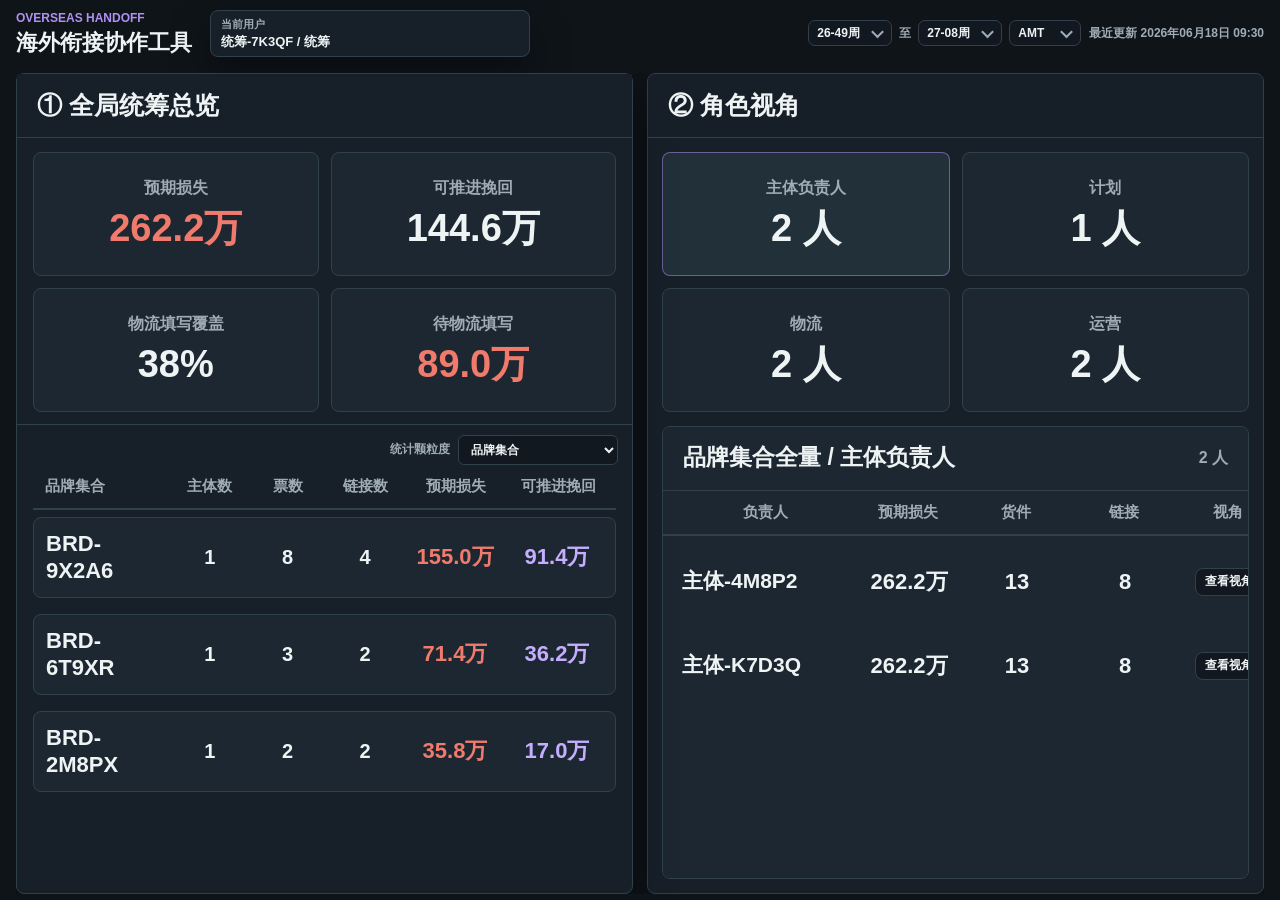
<file: demos/overseas-handoff/tool/index.html>
﻿<!doctype html>
<html lang="zh-CN">
  <head>
    <meta charset="utf-8">
    <meta name="viewport" content="width=device-width, initial-scale=1">
    <title>海外衔接协作工具</title>
    <meta name="application-name" content="海外衔接协作工具">
    <meta name="apple-mobile-web-app-title" content="海外衔接协作工具">
    <meta property="og:type" content="website">
    <meta property="og:title" content="海外衔接协作工具">
    <meta property="og:site_name" content="海外衔接协作工具">
    <meta property="og:description" content="海外衔接协作工具">
    <meta name="twitter:card" content="summary">
    <meta name="twitter:title" content="海外衔接协作工具">
    <meta name="twitter:description" content="海外衔接协作工具">
    <link rel="icon" href="data:,">
  <link rel="stylesheet" href="assets/styles.css">
  </head>
  <body>
    <div class="app-shell">
      <header class="topbar">
        <div class="title-block">
          <p class="eyebrow">Overseas Handoff</p>
          <h1>海外衔接协作工具</h1>
          <div class="top-filter-host" id="top-filter-host" hidden></div>
          <div class="identity-row">
            <button id="identity-trigger" class="identity-trigger" type="button" aria-expanded="false" aria-controls="identity-panel">
              <span>当前用户</span>
              <strong id="identity-current">选择用户 / 角色</strong>
            </button>
            <div class="top-public-filters" id="top-public-filters">
              <div id="week-range-filter" class="week-range-filter" aria-label="风险周范围"></div>
              <div id="currency-dropdown" class="currency-dropdown" aria-label="金额币种"></div>
              <select id="currency-select" class="currency-select" aria-label="金额币种" hidden></select>
            </div>
            <button id="manual-btn" class="top-btn" type="button">使用说明</button>
            <button id="export-btn" class="top-btn" type="button">提交导出</button>
            <button id="export-tasks-btn" class="top-btn" type="button">我的导出</button>
            <span id="snapshot-time" class="snapshot-time">最近更新 --</span>
          </div>
        </div>
      </header>

      <main class="workspace">
        <section class="summary-pane">
          <div class="pane-head">
            <div class="summary-head-main">
              <h2 id="summary-title">角色首页</h2>
              <p id="scope-text" class="subtle">FBA正式范围</p>
            </div>
            <div class="summary-head-actions">
              <div class="subject-filter-host" id="subject-filter-host" hidden></div>
              <span id="summary-count" class="counter">0</span>
            </div>
          </div>
          <div class="kpi-grid" id="kpi-grid"></div>
          <div class="summary-list-toolbar" id="summary-list-toolbar" hidden></div>
          <div class="summary-list" id="summary-list"></div>
        </section>

        <section class="logistics-channel-pane" id="logistics-channel-pane" hidden>
          <div class="pane-head">
            <div>
              <h2>② 渠道清单</h2>
            </div>
            <button class="ghost-btn" id="logistics-channel-toggle" type="button">全部收起</button>
          </div>
          <div class="logistics-channel-tree" id="logistics-channel-tree"></div>
        </section>

        <section class="detail-pane">
          <div class="pane-head">
            <div>
              <h2 id="detail-title">风险卡片</h2>
              <p id="detail-meta" class="subtle">选择左侧摘要查看明细</p>
            </div>
            <div class="pane-actions">
              <span id="card-count" class="counter">0</span>
            </div>
          </div>

          <div class="filters filters-collapsed" id="filters">
            <button id="filter-toggle" class="filter-toggle" type="button" aria-expanded="false" aria-controls="filter-panel">展开筛选</button>
            <div id="filter-summary" class="filter-summary"></div>
            <section id="filter-panel" class="filter-panel" aria-label="明细筛选">
              <div class="filter-panel-head">
                <div>
                  <strong>筛选</strong>
                </div>
                <button id="filter-clear-head" class="ghost-btn filter-clear-head" type="button">清空全部</button>
                <button id="filter-collapse" class="ghost-btn" type="button">收起</button>
              </div>
              <div class="filter-panel-body">
                <section class="filter-section filter-batch-section">
                  <strong class="filter-section-title">批量查询</strong>
                  <div class="filter-batch-grid">
                <label class="filter-field">
                  <span>销售链接</span>
                  <textarea id="sales-link-filter" rows="2" placeholder="换行、逗号、空格分隔"></textarea>
                </label>
                <label class="filter-field">
                  <span>系统SKU</span>
                  <textarea id="system-sku-filter" rows="2" placeholder="换行、逗号、空格分隔"></textarea>
                </label>
                <label class="filter-field">
                  <span>货件号</span>
                  <textarea id="shipment-no-filter" rows="2" placeholder="例如 FBA15G966K9V"></textarea>
                </label>
                <label class="filter-field">
                  <span>平台SKU</span>
                  <textarea id="platform-sku-filter" rows="2" placeholder="换行、逗号、空格分隔"></textarea>
                </label>
              </div>
                </section>
                <section class="filter-section filter-cascade-section">
                  <strong class="filter-section-title">级联字段</strong>
                  <div id="cascade-filter-host" class="cascade-filter-host"></div>
                </section>
                <section class="filter-section filter-multi-section">
                  <strong class="filter-section-title">普通多选</strong>
                  <div id="multi-filter-host" class="multi-filter-host"></div>
                </section>
              </div>
              <div id="filter-clear-confirm" class="filter-clear-confirm" hidden>
                <span>确认清空当前筛选条件？</span>
                <div>
                  <button id="filter-clear-cancel" class="ghost-btn compact" type="button">取消</button>
                  <button id="filter-clear-confirm-btn" class="primary-btn compact" type="button">确认清空</button>
                </div>
              </div>
              <div class="filter-actions">
                <button id="filter-close" class="ghost-btn filter-close-btn" type="button">关闭</button>
                <button id="filter-apply" class="primary-btn" type="button">应用筛选</button>
              </div>
            </section>
          </div>

          <div id="detail-body" class="detail-body">
            <section id="link-overview" class="link-overview" hidden></section>

            <section id="issue-insights" class="issue-insights" hidden></section>

            <div id="cards-empty" class="empty-state" hidden>暂无可展示明细</div>
            <div class="risk-list" id="risk-list"></div>
          </div>
        </section>
      </main>
    </div>

    <div id="identity-backdrop" class="identity-backdrop" hidden></div>
    <section class="identity-panel" id="identity-panel" role="dialog" aria-modal="true" aria-labelledby="identity-panel-title" hidden>
      <div class="identity-panel-head">
        <div>
          <p class="eyebrow">Identity</p>
          <h2 id="identity-panel-title">切换用户与角色</h2>
        </div>
        <button id="identity-close" class="icon-btn" type="button" aria-label="关闭">×</button>
      </div>
      <div class="identity-body">
        <div class="user-picker">
          <label for="user-search">用户</label>
          <input id="user-search" type="search" autocomplete="off" placeholder="输入中文名、英文名或角色">
          <div id="user-results" class="user-results" hidden></div>
        </div>
        <div>
          <label>角色</label>
          <div class="role-switch" id="role-switch" aria-label="角色"></div>
        </div>
        <section class="identity-role-card" hidden>
          <div>
            <span>首页颗粒度</span>
            <strong id="identity-grain">--</strong>
          </div>
          <div>
            <span>权限范围</span>
            <strong id="identity-scope">--</strong>
          </div>
          <div>
            <span>下钻路径</span>
            <strong id="identity-drill">--</strong>
          </div>
          <div>
            <span>导出上限</span>
            <strong id="identity-export">--</strong>
          </div>
        </section>
        <p id="identity-draft-text" class="identity-draft-text" hidden></p>
        <div class="identity-actions">
          <button id="identity-cancel" class="ghost-btn" type="button">取消</button>
          <button id="identity-confirm" class="primary-btn" type="button">确认变更</button>
        </div>
      </div>
    </section>

    <aside class="comment-panel" id="comment-panel" hidden>
      <div class="comment-head">
        <div>
          <p class="eyebrow">Shipment</p>
          <h2 id="comment-title">--</h2>
        </div>
        <button id="comment-close" class="icon-btn" type="button" aria-label="关闭">×</button>
      </div>
      <div id="comment-list" class="comment-list"></div>
      <div class="comment-actions">
        <textarea id="comment-input" rows="4" placeholder="补充当前处理进展、异常原因或需要对方确认的信息"></textarea>
        <div class="comment-buttons">
          <button id="confirm-read-btn" class="ghost-btn" type="button">确认已读</button>
          <button id="post-comment-btn" class="primary-btn" type="button">提交留言</button>
        </div>
      </div>
    </aside>

    <aside class="manual-panel" id="manual-panel" hidden>
      <div class="manual-head">
        <div>
          <p class="eyebrow">Role Guide</p>
          <h2 id="manual-title">使用说明</h2>
        </div>
        <button id="manual-close" class="icon-btn" type="button" aria-label="关闭">×</button>
        </div>
        <div class="manual-body">
          <section class="manual-section">
            <h3>分析目标</h3>
            <p id="manual-role-summary"></p>
          </section>
          <section class="manual-section">
            <h3>判断顺序</h3>
            <ol id="manual-steps" class="manual-list"></ol>
          </section>
          <section class="manual-section">
            <h3>行动规则</h3>
            <ul id="manual-notes" class="manual-list"></ul>
          </section>
      </div>
    </aside>

    <aside class="export-panel" id="export-panel" hidden>
      <div class="export-head">
        <div>
          <p class="eyebrow">Exports</p>
          <h2>我的导出任务</h2>
        </div>
        <button id="export-close" class="icon-btn" type="button" aria-label="关闭">×</button>
      </div>
      <div id="export-list" class="export-list"></div>
    </aside>

    <div id="toast" class="toast" hidden></div>
  <script src="assets/mock-api.js"></script>
  <script src="assets/app.js"></script>
  </body>
</html>
</file>
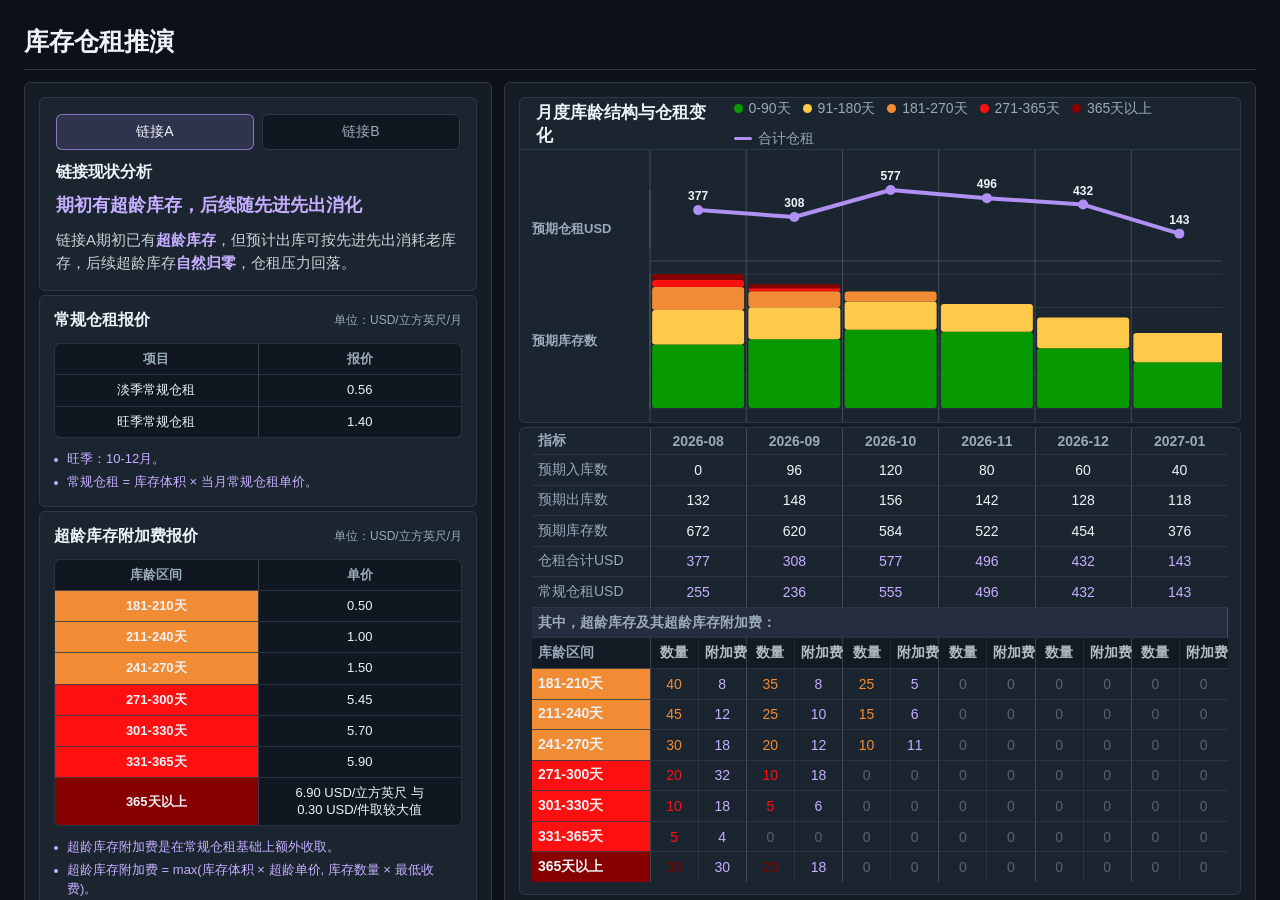
<file: demos/inventory-control/rent-projection.html>
<!doctype html>
<html lang="zh-CN">
  <head>
    <meta charset="utf-8" />
    <meta name="viewport" content="width=device-width, initial-scale=1" />
    <title>库存仓租推演 | Gerald Leung</title>
    <style>
      :root {
        --bg: #0d1117;
        --surface: #151c25;
        --panel: #1b2530;
        --field: #101720;
        --line: #2b3a49;
        --text: #eef3f8;
        --muted: #99aaba;
        --accent: #b091f3;
        --accent-strong: #c5aeff;
        --young: #079900;
        --mid: #ffc94a;
        --old-early: #f28c34;
        --old-late: #ff1010;
        --aged: #860000;
        --rent: #b091f3;
      }

      * { box-sizing: border-box; }

      body {
        margin: 0;
        min-width: 1180px;
        background: var(--bg);
        color: var(--text);
        font: 14px "Microsoft YaHei", "Segoe UI", sans-serif;
      }

      button { font: inherit; }

      .app {
        height: 100vh;
        overflow: hidden;
        padding: 14px 24px 16px;
      }

      .topbar {
        height: 56px;
        display: flex;
        align-items: center;
        justify-content: flex-start;
        gap: 24px;
        border-bottom: 1px solid var(--line);
      }

      h1, h2, h3, p { margin: 0; }

      h1 {
        font-size: 25px;
        line-height: 1;
        letter-spacing: 0;
      }

      .tabs {
        display: flex;
        gap: 8px;
      }

      .summary .tabs {
        width: 100%;
      }

      .summary .tab {
        flex: 1;
      }

      .tab {
        min-width: 88px;
        border: 1px solid var(--line);
        border-radius: 6px;
        padding: 8px 16px;
        color: var(--muted);
        background: var(--field);
        cursor: pointer;
      }

      .tab[aria-selected="true"] {
        border-color: rgba(176, 145, 243, 0.72);
        color: var(--text);
        background: rgba(176, 145, 243, 0.14);
      }

      .layout {
        display: grid;
        grid-template-columns: 468px minmax(0, 1fr);
        gap: 12px;
        height: calc(100vh - 72px);
        min-height: 0;
        margin-top: 12px;
      }

      .panel {
        min-height: 0;
        overflow: hidden;
        border: 1px solid var(--line);
        border-radius: 6px;
        background: var(--surface);
      }

      .left {
        display: grid;
        grid-template-rows: auto auto auto;
        gap: 4px;
        padding: 14px;
      }

      .section {
        border: 1px solid var(--line);
        border-radius: 6px;
        background: var(--panel);
      }

      .summary {
        display: grid;
        gap: 12px;
        padding: 16px;
      }

      .summary h3 {
        color: var(--text);
        font-size: 16px;
      }

      .summary h2 {
        color: var(--accent-strong);
        font-size: 18px;
        line-height: 1.15;
      }

      .summary p {
        color: rgba(238, 243, 248, 0.84);
        font-size: 15px;
        line-height: 1.55;
      }

      .summary strong {
        color: var(--accent-strong);
        font-weight: 800;
      }

      .quote {
        display: grid;
        align-content: start;
        grid-auto-rows: max-content;
        gap: 12px;
        padding: 14px;
      }

      .quote-head {
        display: flex;
        align-items: center;
        justify-content: space-between;
        gap: 10px;
      }

      .quote h3 {
        color: var(--text);
        font-size: 16px;
      }

      .quote-tag {
        color: var(--muted);
        font-size: 12px;
      }

      .quote-table {
        align-self: start;
        overflow: hidden;
        border: 1px solid rgba(43, 58, 73, 0.86);
        border-radius: 6px;
        background: var(--field);
      }

      .quote-grid {
        width: 100%;
        height: auto !important;
        border-collapse: collapse;
        font-variant-numeric: tabular-nums;
        table-layout: fixed;
      }

      .quote-grid th,
      .quote-grid td {
        padding: 7px 8px;
        border-bottom: 1px solid rgba(43, 58, 73, 0.82);
        line-height: 1.25;
        text-align: center;
        white-space: normal;
        font-size: 13px;
      }

      .quote-grid th {
        color: var(--muted);
        font-weight: 650;
      }

      .quote-grid th:first-child,
      .quote-grid td:first-child {
        width: 50%;
        text-align: center;
      }

      .quote-grid th + th,
      .quote-grid td + td {
        border-left: 1px solid rgba(238, 243, 248, 0.18);
      }

      .quote-grid tr:last-child td {
        border-bottom: 0;
      }

      .quote-note {
        display: grid;
        gap: 4px;
        margin: 0;
        padding: 0;
        list-style: none;
        color: var(--accent-strong);
        font-size: 13px;
        line-height: 1.45;
      }

      .quote-note li {
        position: relative;
        padding-left: 13px;
      }

      .quote-note li::before {
        content: "";
        position: absolute;
        left: 0;
        top: 0.62em;
        width: 4px;
        height: 4px;
        border-radius: 50%;
        background: var(--accent-strong);
      }

      .main {
        display: grid;
        grid-template-rows: 326px minmax(0, 1fr);
        gap: 4px;
        min-height: 0;
        padding: 14px;
      }

      .chart-card,
      .matrix-card {
        min-height: 0;
        display: grid;
        border: 1px solid var(--line);
        border-radius: 6px;
        background: var(--panel);
      }

      .chart-card {
        grid-template-rows: 52px 272px;
      }

      .matrix-card {
        grid-template-rows: minmax(0, 1fr);
      }

      .card-head {
        min-height: 52px;
        display: flex;
        align-items: center;
        justify-content: space-between;
        gap: 18px;
        padding: 0 16px;
        border-bottom: 1px solid var(--line);
      }

      .card-head h2 {
        font-size: 17px;
      }

      .legend {
        display: flex;
        flex-wrap: wrap;
        gap: 12px;
        color: var(--muted);
        font-size: 14px;
      }

      .legend-item {
        display: inline-flex;
        align-items: center;
        gap: 6px;
      }

      .dot {
        width: 9px;
        height: 9px;
        border-radius: 50%;
        background: var(--young);
      }

      .dot.mid { background: var(--mid); }
      .dot.old-early { background: var(--old-early); }
      .dot.old-late { background: var(--old-late); }
      .dot.aged { background: var(--aged); }
      .dot.rent {
        width: 18px;
        height: 3px;
        border-radius: 999px;
        background: var(--rent);
      }

      .chart-wrap {
        position: relative;
        min-height: 0;
        height: 272px;
        padding: 0 18px;
      }

      svg {
        display: block;
        width: 100%;
        height: 272px;
      }

      .month-label {
        fill: var(--muted);
        font-size: 13px;
      }

      .bar-label,
      .rent-label,
      .axis-label {
        fill: var(--text);
        font-size: 12px;
        font-weight: 700;
      }

      .axis-label {
        fill: var(--muted);
      }

      .chart-axis-title {
        position: absolute;
        z-index: 3;
        left: 42px;
        color: var(--muted);
        font-size: 13px;
        font-weight: 700;
        line-height: 1;
        white-space: nowrap;
        pointer-events: none;
      }

      .chart-axis-title.rent-axis {
        top: 72px;
      }

      .chart-axis-title.stock-axis {
        top: 184px;
      }

      .axis-line {
        stroke: rgba(238, 243, 248, 0.18);
        stroke-width: 1;
      }

      .chart-tooltip {
        position: absolute;
        z-index: 5;
        display: none;
        width: max-content;
        max-width: 180px;
        padding: 8px 10px;
        border: 1px solid rgba(176, 145, 243, 0.58);
        border-radius: 5px;
        background: rgba(13, 17, 23, 0.96);
        color: var(--text);
        box-shadow: 0 10px 26px rgba(0, 0, 0, 0.36);
        font-size: 12px;
        line-height: 1.45;
        pointer-events: none;
        white-space: normal;
        overflow-wrap: anywhere;
      }

      .chart-tooltip strong {
        display: block;
        color: var(--accent-strong);
        font-size: 13px;
        line-height: 1.35;
        margin-bottom: 2px;
      }

      .chart-tooltip span {
        display: block;
      }

      rect,
      circle {
        transition: opacity 0.16s ease, filter 0.16s ease;
      }

      rect:hover,
      circle:hover {
        opacity: 0.86;
        filter: brightness(1.15);
      }

      .grid-line {
        stroke: rgba(238, 243, 248, 0.08);
        stroke-width: 1;
      }

      .month-divider {
        stroke: rgba(238, 243, 248, 0.18);
        stroke-width: 1;
      }

      .chart-section-divider {
        stroke: rgba(238, 243, 248, 0.18);
        stroke-width: 1;
      }

      .matrix-wrap {
        min-height: 0;
        overflow: hidden;
        padding: 0 12px 12px;
      }

      .matrix-wrap table {
        table-layout: fixed;
      }

      table {
        width: 100%;
        height: 100%;
        border-collapse: collapse;
        font-variant-numeric: tabular-nums;
      }

      th,
      td {
        padding: 4px 6px;
        border-bottom: 1px solid rgba(43, 58, 73, 0.82);
        text-align: center;
        white-space: nowrap;
        font-size: 14px;
      }

      .matrix-wrap th:first-child,
      .matrix-wrap td:first-child {
        width: 118px;
        color: var(--muted);
        text-align: left;
        border-right: 1px solid rgba(238, 243, 248, 0.18);
      }

      th {
        color: var(--muted);
        font-weight: 650;
      }

      .subhead th {
        color: rgba(238, 243, 248, 0.74);
        font-weight: 600;
      }

      .month-end {
        border-right: 1px solid rgba(238, 243, 248, 0.18);
      }

      .month-inner {
        border-right: 1px solid rgba(238, 243, 248, 0.07);
      }

      .group-row td {
        color: var(--accent-strong);
        font-weight: 750;
        text-align: left;
        background: rgba(176, 145, 243, 0.07);
      }

      .detail-subhead td {
        color: rgba(238, 243, 248, 0.74);
        font-weight: 650;
        background: rgba(16, 23, 32, 0.74);
      }

      tr:last-child td {
        border-bottom: 0;
      }

      .money {
        color: var(--accent-strong);
      }

      .muted-zero {
        color: rgba(153, 170, 186, 0.48);
      }

      .qty-old-early {
        color: var(--old-early);
      }

      .qty-old-late {
        color: var(--old-late);
      }

      .qty-aged {
        color: var(--aged);
      }

      .age-cell {
        color: var(--text) !important;
        font-weight: 700;
      }

      .age-old-early {
        background: var(--old-early);
      }

      .age-old-late {
        background: var(--old-late);
      }

      .age-aged {
        background: var(--aged);
      }
    </style>
  </head>
  <body>
    <div class="app">
      <header class="topbar">
        <h1>库存仓租推演</h1>
      </header>

      <main class="layout">
        <aside class="panel left">
          <section class="section summary">
            <div class="tabs" role="tablist" aria-label="链接">
              <button class="tab" type="button" role="tab" aria-selected="true" data-case="0">链接A</button>
              <button class="tab" type="button" role="tab" aria-selected="false" data-case="1">链接B</button>
            </div>
            <h3>链接现状分析</h3>
            <h2 data-summary-title></h2>
            <p data-summary-copy></p>
          </section>

          <section class="section quote">
            <div class="quote-head">
              <h3>常规仓租报价</h3>
              <span class="quote-tag" data-regular-tag></span>
            </div>
            <div class="quote-table" data-regular-quote></div>
            <ul class="quote-note" data-regular-note></ul>
          </section>

          <section class="section quote">
            <div class="quote-head">
              <h3>超龄库存附加费报价</h3>
              <span class="quote-tag" data-aged-tag></span>
            </div>
            <div class="quote-table" data-aged-quote></div>
            <ul class="quote-note" data-aged-note></ul>
          </section>
        </aside>

        <section class="panel main">
          <section class="chart-card">
            <div class="card-head">
              <h2>月度库龄结构与仓租变化</h2>
              <div class="legend">
                <span class="legend-item"><i class="dot"></i>0-90天</span>
                <span class="legend-item"><i class="dot mid"></i>91-180天</span>
                <span class="legend-item"><i class="dot old-early"></i>181-270天</span>
                <span class="legend-item"><i class="dot old-late"></i>271-365天</span>
                <span class="legend-item"><i class="dot aged"></i>365天以上</span>
                <span class="legend-item"><i class="dot rent"></i>合计仓租</span>
              </div>
            </div>
            <div class="chart-wrap">
              <div class="chart-axis-title rent-axis">预期仓租USD</div>
              <div class="chart-axis-title stock-axis">预期库存数</div>
              <svg viewBox="0 0 1460 300" preserveAspectRatio="xMidYMid meet" data-chart></svg>
              <div class="chart-tooltip" data-chart-tooltip></div>
            </div>
          </section>

          <section class="matrix-card">
            <div class="matrix-wrap">
              <table>
                <thead data-matrix-head></thead>
                <tbody data-matrix-body></tbody>
              </table>
            </div>
          </section>
        </section>
      </main>
    </div>

    <script>
      const cases = [
        {
          title: "期初有超龄库存，后续随先进先出消化",
          copy: "链接A期初已有<strong>超龄库存</strong>，但预计出库可按先进先出消耗老库存，后续超龄库存<strong>自然归零</strong>，仓租压力回落。",
          regularTag: "单位：USD/立方英尺/月",
          agedTag: "单位：USD/立方英尺/月",
          regularQuote: [["淡季常规仓租", "0.56"], ["旺季常规仓租", "1.40"]],
          agedQuote: [["181-210天", "0.50"], ["211-240天", "1.00"], ["241-270天", "1.50"], ["271-300天", "5.45"], ["301-330天", "5.70"], ["331-365天", "5.90"], ["365天以上", "6.90 USD/立方英尺 与<br>0.30 USD/件取较大值"]],
          months: ["2026-08", "2026-09", "2026-10", "2026-11", "2026-12", "2027-01"],
          rows: [
            { stock: 672, inbound: 0, outbound: 132, young: 318, mid: 174, oldEarly: 115, oldLate: 35, aged: 30, regular: 255, agedRent: 122, agedBreakdown: [[40, 8], [45, 12], [30, 18], [20, 32], [10, 18], [5, 4], [30, 30]] },
            { stock: 620, inbound: 96, outbound: 148, young: 345, mid: 160, oldEarly: 80, oldLate: 15, aged: 20, regular: 236, agedRent: 72, agedBreakdown: [[35, 8], [25, 10], [20, 12], [10, 18], [5, 6], [0, 0], [20, 18]] },
            { stock: 584, inbound: 120, outbound: 156, young: 392, mid: 142, oldEarly: 50, oldLate: 0, aged: 0, regular: 555, agedRent: 22, agedBreakdown: [[25, 5], [15, 6], [10, 11], [0, 0], [0, 0], [0, 0], [0, 0]] },
            { stock: 522, inbound: 80, outbound: 142, young: 382, mid: 140, oldEarly: 0, oldLate: 0, aged: 0, regular: 496, agedRent: 0, agedBreakdown: [[0, 0], [0, 0], [0, 0], [0, 0], [0, 0], [0, 0], [0, 0]] },
            { stock: 454, inbound: 60, outbound: 128, young: 300, mid: 154, oldEarly: 0, oldLate: 0, aged: 0, regular: 432, agedRent: 0, agedBreakdown: [[0, 0], [0, 0], [0, 0], [0, 0], [0, 0], [0, 0], [0, 0]] },
            { stock: 376, inbound: 40, outbound: 118, young: 230, mid: 146, oldEarly: 0, oldLate: 0, aged: 0, regular: 143, agedRent: 0, agedBreakdown: [[0, 0], [0, 0], [0, 0], [0, 0], [0, 0], [0, 0], [0, 0]] }
          ]
        },
        {
          title: "期初未见超龄库存，后续因消耗不足形成风险",
          copy: "链接B当前未见<strong>超龄库存</strong>，但预计出库不足以覆盖库存滚动，后续老库存会进入超龄分段并<strong>拉高附加费</strong>。",
          regularTag: "单位：USD/立方英尺/月",
          agedTag: "单位：USD/立方英尺/月",
          regularQuote: [["淡季常规仓租", "0.56"], ["旺季常规仓租", "1.40"]],
          agedQuote: [["181-210天", "0.50"], ["211-240天", "1.00"], ["241-270天", "1.50"], ["271-300天", "5.45"], ["301-330天", "5.70"], ["331-365天", "5.90"], ["365天以上", "6.90 USD/立方英尺 与<br>0.30 USD/件取较大值"]],
          months: ["2026-08", "2026-09", "2026-10", "2026-11", "2026-12", "2027-01"],
          rows: [
            { stock: 2502, inbound: 72, outbound: 408, young: 1830, mid: 672, oldEarly: 0, oldLate: 0, aged: 0, regular: 1440, agedRent: 0, agedBreakdown: [[0, 0], [0, 0], [0, 0], [0, 0], [0, 0], [0, 0], [0, 0]] },
            { stock: 2166, inbound: 24, outbound: 360, young: 1420, mid: 746, oldEarly: 0, oldLate: 0, aged: 0, regular: 1247, agedRent: 0, agedBreakdown: [[0, 0], [0, 0], [0, 0], [0, 0], [0, 0], [0, 0], [0, 0]] },
            { stock: 1830, inbound: 0, outbound: 336, young: 840, mid: 740, oldEarly: 250, oldLate: 0, aged: 0, regular: 2634, agedRent: 306, agedBreakdown: [[100, 50], [80, 80], [70, 176], [0, 0], [0, 0], [0, 0], [0, 0]] },
            { stock: 1530, inbound: 0, outbound: 300, young: 420, mid: 490, oldEarly: 260, oldLate: 360, aged: 0, regular: 2202, agedRent: 669, agedBreakdown: [[160, 64], [60, 80], [40, 125], [140, 220], [100, 120], [120, 60], [0, 0]] },
            { stock: 1290, inbound: 0, outbound: 240, young: 240, mid: 190, oldEarly: 220, oldLate: 640, aged: 0, regular: 1856, agedRent: 1000, agedBreakdown: [[100, 50], [80, 100], [40, 150], [200, 300], [200, 250], [240, 150], [0, 0]] },
            { stock: 1110, inbound: 0, outbound: 180, young: 80, mid: 0, oldEarly: 0, oldLate: 905, aged: 125, regular: 639, agedRent: 1421, agedBreakdown: [[0, 0], [0, 0], [0, 0], [180, 260], [260, 360], [465, 501], [125, 300]] }
          ]
        }
      ];

      const colors = { young: "#079900", mid: "#ffc94a", oldEarly: "#f28c34", oldLate: "#ff1010", aged: "#860000" };
      const fmt = (value) => Math.round(value).toLocaleString("zh-CN");
      const money = (value) => fmt(value);

      function totalRent(row) {
        return row.regular + row.agedRent;
      }

      function segmentStyle(index) {
        if (index <= 2) return "old-early";
        if (index <= 5) return "old-late";
        return "aged";
      }

      function renderQuote(target, rows, headers = ["项目", "报价"], colorAgeColumn = false) {
        target.innerHTML = `
          <table class="quote-grid">
            <thead><tr>${headers.map((head) => `<th>${head}</th>`).join("")}</tr></thead>
            <tbody>${rows.map((row, rowIndex) => `<tr>${row.map((cell, cellIndex) => `<td class="${colorAgeColumn && cellIndex === 0 ? `age-cell age-${segmentStyle(rowIndex)}` : ""}">${cell}</td>`).join("")}</tr>`).join("")}</tbody>
          </table>
        `;
      }

      function renderNote(target, lines) {
        target.innerHTML = lines.map((line) => `<li>${line}</li>`).join("");
      }

      function renderChart(item) {
        const svg = document.querySelector("[data-chart]");
        const svgRect = svg.getBoundingClientRect();
        const wrapRect = document.querySelector(".chart-wrap").getBoundingClientRect();
        const monthHeaders = Array.from(document.querySelectorAll("[data-matrix-head] tr:first-child th")).slice(1);
        const viewW = Math.round(svgRect.width);
        const viewH = 272;
        svg.setAttribute("viewBox", `0 0 ${viewW} ${viewH}`);
        const maxStock = Math.max(...item.rows.map((row) => row.stock));
        const maxRent = Math.max(...item.rows.map(totalRent));
        const barBaseY = 258;
        const barTopY = 124;
        const barH = barBaseY - barTopY;
        const lineTopY = 40;
        const lineBaseY = 98;
        const lineH = lineBaseY - lineTopY;
        const barW = 92;
        const monthCenters = monthHeaders.map((header) => {
          const rect = header.getBoundingClientRect();
          return rect.left + rect.width / 2 - svgRect.left;
        });
        const firstBoundary = monthHeaders[0].getBoundingClientRect().left - svgRect.left;
        const lastBoundary = monthHeaders[monthHeaders.length - 1].getBoundingClientRect().right - svgRect.left;
        const dividerXs = [
          firstBoundary,
          ...monthHeaders.slice(0, -1).map((header) => header.getBoundingClientRect().right - svgRect.left)
        ];
        document.querySelector(".rent-axis").style.left = `${Math.max(12, svgRect.left - wrapRect.left + firstBoundary - 124)}px`;
        document.querySelector(".stock-axis").style.left = `${Math.max(12, svgRect.left - wrapRect.left + firstBoundary - 124)}px`;
        const points = [];
        let html = "";

        html += `<line class="axis-line" x1="${firstBoundary}" y1="${lineTopY}" x2="${firstBoundary}" y2="${lineBaseY}" />`;
        html += `<line class="axis-line" x1="${firstBoundary}" y1="${barTopY}" x2="${firstBoundary}" y2="${barBaseY}" />`;
        dividerXs.forEach((x) => {
          html += `<line class="month-divider" x1="${x}" y1="0" x2="${x}" y2="${viewH}" />`;
        });
        html += `<line class="chart-section-divider" x1="${firstBoundary}" y1="${(lineBaseY + barTopY) / 2}" x2="${lastBoundary}" y2="${(lineBaseY + barTopY) / 2}" />`;

        for (let i = 0; i < 5; i += 1) {
          const y = barTopY + (barH / 4) * i;
          html += `<line class="grid-line" x1="${firstBoundary}" y1="${y}" x2="${lastBoundary}" y2="${y}" />`;
        }

        item.rows.forEach((row, index) => {
          const x = monthCenters[index] - barW / 2;
          let y = barBaseY;
          ["young", "mid", "oldEarly", "oldLate", "aged"].forEach((key) => {
            const h = (row[key] / maxStock) * barH;
            y -= h;
            const segmentNames = { young: "0-90天", mid: "91-180天", oldEarly: "181-270天", oldLate: "271-365天", aged: "365天以上" };
            html += `<rect x="${x}" y="${y}" width="${barW}" height="${h}" fill="${colors[key]}" rx="3" data-tip-title="${item.months[index]}" data-tip-body="${segmentNames[key]}库存：${fmt(row[key])}"></rect>`;
          });
          const rentY = lineBaseY - (totalRent(row) / maxRent) * lineH;
          points.push([monthCenters[index], rentY]);
        });

        const path = points.map((point, index) => `${index === 0 ? "M" : "L"}${point[0]},${point[1]}`).join(" ");
        html += `<path d="${path}" fill="none" stroke="#b091f3" stroke-width="4" stroke-linecap="round" stroke-linejoin="round" />`;
        points.forEach((point, index) => {
          const labelY = Math.max(point[1] - 10, 18);
          html += `<circle cx="${point[0]}" cy="${point[1]}" r="5" fill="#b091f3" data-tip-title="${item.months[index]}" data-tip-body="合计仓租USD：${money(totalRent(item.rows[index]))}"></circle>`;
          html += `<text class="rent-label" x="${point[0]}" y="${labelY}" text-anchor="middle">${money(totalRent(item.rows[index]))}</text>`;
        });
        svg.innerHTML = html;
        bindChartTooltip();
      }

      function bindChartTooltip() {
        const svg = document.querySelector("[data-chart]");
        const tooltip = document.querySelector("[data-chart-tooltip]");
        const wrap = document.querySelector(".chart-wrap");
        svg.onmousemove = (event) => {
          const target = event.target.closest("[data-tip-title]");
          if (!target) {
            tooltip.style.display = "none";
            return;
          }
          const rect = wrap.getBoundingClientRect();
          tooltip.innerHTML = `<strong>${target.dataset.tipTitle}</strong><span>${target.dataset.tipBody}</span>`;
          tooltip.style.display = "block";
          tooltip.style.left = `${Math.min(event.clientX - rect.left + 12, rect.width - tooltip.offsetWidth - 8)}px`;
          tooltip.style.top = `${Math.max(event.clientY - rect.top - tooltip.offsetHeight - 10, 8)}px`;
        };
        svg.onmouseleave = () => {
          tooltip.style.display = "none";
        };
      }

      function renderMatrix(item) {
        document.querySelector("[data-matrix-head]").innerHTML = `
          <tr>
            <th>指标</th>
            ${item.months.map((month, index) => `<th colspan="2" class="${index < item.months.length - 1 ? "month-end" : ""}">${month}</th>`).join("")}
          </tr>
        `;
        const spanValue = (value, cls = "", index = 0) => `<td class="${cls} ${index < item.months.length - 1 ? "month-end" : ""}" colspan="2">${value}</td>`;
        const dualValue = (left, right, cls = "", index = 0) => `<td class="month-inner">${left}</td><td class="${cls} ${index < item.months.length - 1 ? "month-end" : ""}">${right}</td>`;
        const agedDualValue = (qty, fee, segmentIndex, index = 0) => {
          const style = segmentStyle(segmentIndex);
          const qtyClass = qty > 0 ? `qty-${style}` : "muted-zero";
          const feeClass = fee > 0 ? "money" : "muted-zero";
          return `<td class="month-inner ${qtyClass}">${fmt(qty)}</td><td class="${feeClass} ${index < item.months.length - 1 ? "month-end" : ""}">${money(fee)}</td>`;
        };
        const agedSegments = ["181-210天", "211-240天", "241-270天", "271-300天", "301-330天", "331-365天", "365天以上"];
        const rows = [
          `<tr><td>预期入库数</td>${item.rows.map((row, index) => spanValue(fmt(row.inbound), "", index)).join("")}</tr>`,
          `<tr><td>预期出库数</td>${item.rows.map((row, index) => spanValue(fmt(row.outbound), "", index)).join("")}</tr>`,
          `<tr><td>预期库存数</td>${item.rows.map((row, index) => spanValue(fmt(row.stock), "", index)).join("")}</tr>`,
          `<tr><td>仓租合计USD</td>${item.rows.map((row, index) => spanValue(money(totalRent(row)), "money", index)).join("")}</tr>`,
          `<tr><td>常规仓租USD</td>${item.rows.map((row, index) => spanValue(money(row.regular), "money", index)).join("")}</tr>`,
          `<tr class="group-row"><td colspan="13">其中，超龄库存及其超龄库存附加费：</td></tr>`,
          `<tr class="detail-subhead"><td>库龄区间</td>${item.rows.map((row, index) => dualValue("数量", "附加费", "", index)).join("")}</tr>`,
          ...agedSegments.map((label, segmentIndex) => `
            <tr>
              <td class="age-cell age-${segmentStyle(segmentIndex)}">${label}</td>
              ${item.rows.map((row, index) => agedDualValue(row.agedBreakdown[segmentIndex][0], row.agedBreakdown[segmentIndex][1], segmentIndex, index)).join("")}
            </tr>
          `)
        ];
        document.querySelector("[data-matrix-body]").innerHTML = rows.join("");
      }

      function render(index) {
        const item = cases[index];
        document.querySelector("[data-summary-title]").textContent = item.title;
        document.querySelector("[data-summary-copy]").innerHTML = item.copy;
        document.querySelector("[data-regular-tag]").textContent = item.regularTag;
        document.querySelector("[data-aged-tag]").textContent = item.agedTag;
        renderNote(document.querySelector("[data-regular-note]"), [
          "旺季：10-12月。",
          "常规仓租 = 库存体积 × 当月常规仓租单价。"
        ]);
        renderNote(document.querySelector("[data-aged-note]"), [
          "超龄库存附加费是在常规仓租基础上额外收取。",
          "超龄库存附加费 = max(库存体积 × 超龄单价, 库存数量 × 最低收费)。"
        ]);
        renderQuote(document.querySelector("[data-regular-quote]"), item.regularQuote);
        renderMatrix(item);
        renderQuote(document.querySelector("[data-aged-quote]"), item.agedQuote, ["库龄区间", "单价"], true);
        renderChart(item);
      }

      document.querySelectorAll(".tab").forEach((tab) => {
        tab.addEventListener("click", () => {
          document.querySelectorAll(".tab").forEach((node) => node.setAttribute("aria-selected", "false"));
          tab.setAttribute("aria-selected", "true");
          render(Number(tab.dataset.case));
        });
      });

      render(0);
    </script>
  </body>
</html>
</file>
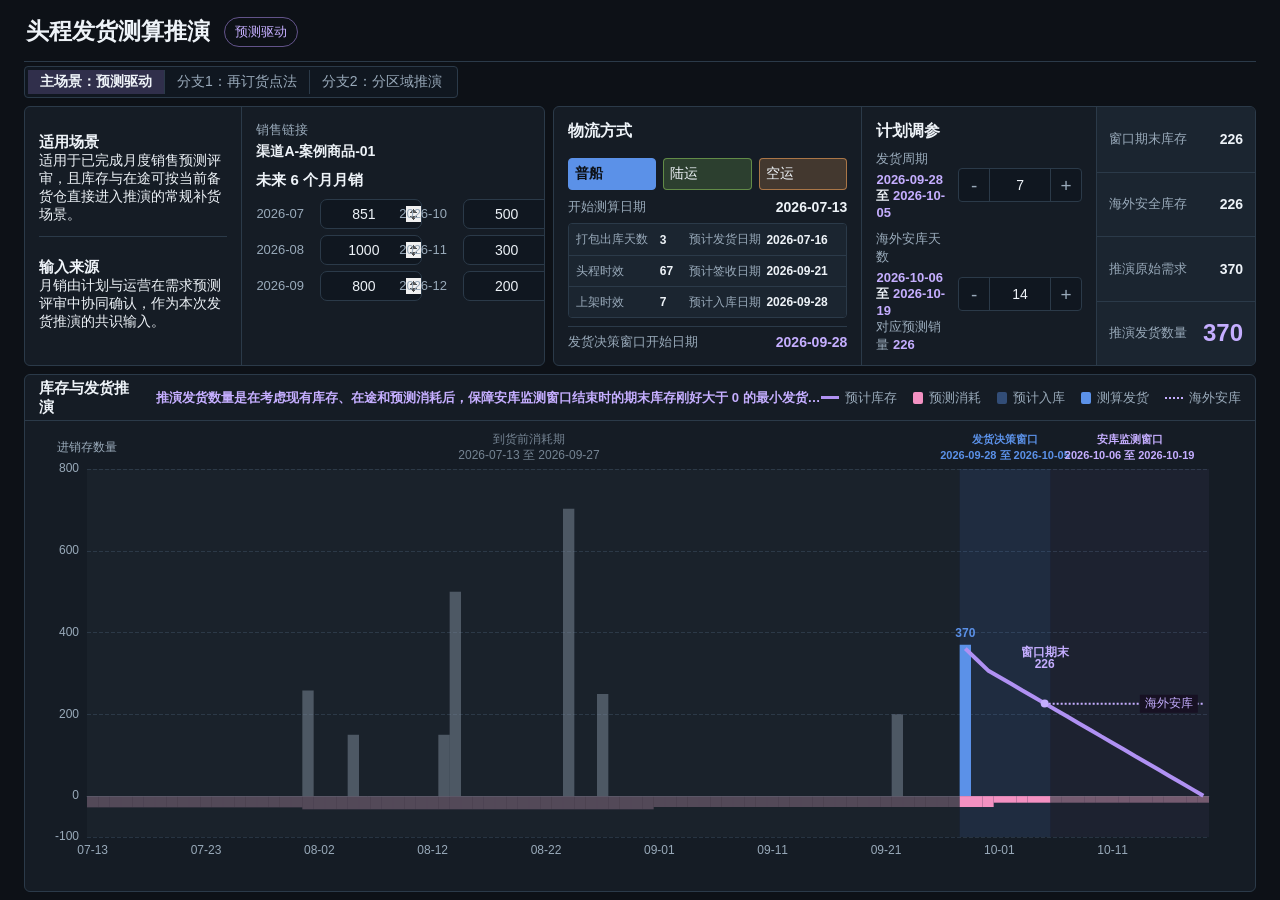
<file: demos/supply-planning/forecast_main.html>
<!doctype html>
<html lang="zh-CN">
  <head>
    <meta charset="utf-8" />
    <meta name="viewport" content="width=device-width, initial-scale=1" />
    <title>头程发货测算推演</title>
    <link rel="icon" href="data:," />
    <style>
      :root {
        --bg: #0d1117;
        --surface: #151c25;
        --surface-raised: #1b2530;
        --field: #101720;
        --line: #2b3a49;
        --text: #eef3f8;
        --muted: #99aaba;
        --accent: #b091f3;
        --accent-strong: #c5aeff;
        --sea: #5b91e8;
        --land: #8ecb5b;
        --air: #ffa95c;
        --consumption: #f391c2;
        --radius: 6px;
      }
      * {
        box-sizing: border-box;
      }
      body {
        margin: 0;
        min-width: 1180px;
        background: var(--bg);
        color: var(--text);
        font:
          14px "Microsoft YaHei",
          "Segoe UI",
          sans-serif;
      }
      .app {
        height: 100vh;
        overflow: hidden;
        padding: 10px 24px 12px;
      }
      .topbar {
        min-height: 52px;
        display: flex;
        align-items: center;
        justify-content: space-between;
        gap: 28px;
        padding: 0 2px 8px;
        border-bottom: 1px solid var(--line);
      }
      .title-row,
      .snapshot-row,
      .context-item,
      .channel-status,
      .channel-button,
      .stepper,
      .output-row {
        display: flex;
        align-items: center;
      }
      .title-row {
        gap: 14px;
      }
      h1,
      h2,
      p {
        margin: 0;
      }
      h1 {
        font-size: 23px;
        font-weight: 650;
        line-height: 1;
      }
      h2 {
        font-size: 15px;
        font-weight: 650;
      }
      .stage-tag {
        border: 1px solid rgba(176, 145, 243, 0.52);
        border-radius: 999px;
        padding: 5px 10px;
        color: var(--accent-strong);
        font-size: 13px;
      }
      .snapshot-row {
        gap: 10px;
        white-space: nowrap;
        color: var(--muted);
        font-size: 13px;
      }
      .snapshot-time {
        padding-left: 10px;
        border-left: 1px solid var(--line);
        color: var(--text);
        font-variant-numeric: tabular-nums;
      }
      .context-label,
      .field-label,
      .output-label {
        color: var(--muted);
        font-size: 13px;
      }
      .workspace {
        display: grid;
        grid-template-columns: 226px minmax(0, 1fr) 370px;
        gap: 12px;
        height: calc(100vh - 114px);
        min-height: 0;
        margin-top: 8px;
      }
      .chart-panel,
      .main-rail,
      .control-panel {
        min-height: 0;
        overflow: hidden;
        border: 1px solid var(--line);
        border-radius: var(--radius);
        background: var(--surface);
      }
      .chart-panel {
        display: grid;
        grid-template-rows: 46px minmax(0, 1fr);
      }
      .panel-head {
        display: flex;
        align-items: center;
        justify-content: space-between;
        padding: 0 14px;
        border-bottom: 1px solid var(--line);
      }
      .panel-title {
        display: flex;
        align-items: center;
        min-width: 0;
        gap: 14px;
      }
      .panel-purpose {
        overflow: hidden;
        color: var(--accent-strong);
        text-overflow: ellipsis;
        white-space: nowrap;
        font-size: 13px;
        font-weight: 650;
      }
      .chart-legend {
        display: flex;
        flex-shrink: 0;
        align-items: center;
        gap: 16px;
        color: var(--muted);
        font-size: 13px;
      }
      .legend-key {
        display: inline-flex;
        align-items: center;
        gap: 6px;
        white-space: nowrap;
      }
      .key-line {
        width: 18px;
        border-top: 3px solid var(--accent);
      }
      .key-safe {
        border-top: 2px dotted var(--accent-strong);
      }
      .key-bar {
        width: 10px;
        height: 12px;
        border-radius: 2px;
      }
      .key-consumption {
        background: var(--consumption);
      }
      .key-inbound {
        background: rgba(91, 145, 232, 0.42);
      }
      .key-shipment {
        background: var(--sea);
      }
      #chart {
        width: 100%;
        min-height: 0;
      }
      .control-panel {
        display: flex;
        flex-direction: column;
        font-size: 15px;
      }
      .control-panel h2 {
        font-size: 16px;
      }
      .section {
        padding: 10px 14px;
        border-bottom: 1px solid var(--line);
      }
      .logistics-section {
        padding-top: 10px;
        padding-bottom: 10px;
      }
      .section-title {
        display: flex;
        align-items: center;
        justify-content: space-between;
        margin-bottom: 8px;
      }
      .forecast-month {
        color: var(--muted);
        font-size: 13px;
        text-align: center;
        white-space: nowrap;
      }
      .month-field {
        min-width: 0;
      }
      .month-field.is-linked-focus,
      .rail-month-field.is-linked-focus,
      .decision-row.is-linked-focus {
        border-radius: 4px;
        box-shadow: 0 0 0 2px #f6d34a;
      }
      .stepper {
        height: 36px;
        display: flex;
        align-items: center;
        overflow: hidden;
        border: 1px solid var(--line);
        border-radius: 4px;
        background: var(--field);
      }
      .stepper button {
        width: 30px;
        height: 100%;
        flex: 0 0 30px;
        border: 0;
        background: transparent;
        color: var(--muted);
        cursor: pointer;
        font-size: 19px;
        line-height: 1;
      }
      .stepper button:hover {
        background: var(--surface-raised);
        color: var(--text);
      }
      .stepper input {
        width: 100%;
        min-width: 0;
        height: 100%;
        appearance: textfield;
        border: 0;
        border-left: 1px solid var(--line);
        border-right: 1px solid var(--line);
        outline: 0;
        background: transparent;
        color: var(--text);
        text-align: center;
        font: inherit;
        font-variant-numeric: tabular-nums;
      }
      .stepper input::-webkit-outer-spin-button,
      .stepper input::-webkit-inner-spin-button {
        appearance: none;
        margin: 0;
      }
      .sales-link {
        min-width: 0;
        margin-bottom: 0;
      }
      .sales-link .field-label {
        display: block;
        margin-bottom: 3px;
      }
      .sales-link strong {
        display: block;
        overflow: hidden;
        text-overflow: ellipsis;
        white-space: nowrap;
        font-variant-numeric: tabular-nums;
      }
      .channel-switch {
        display: grid;
        grid-template-columns: repeat(3, 1fr);
        gap: 7px;
      }
      .channel-button {
        height: 36px;
        border: 1px solid var(--line);
        border-radius: 4px;
        color: var(--text);
        cursor: pointer;
        font: inherit;
      }
      .channel-button[data-channel="sea"] {
        --method: #5b91e8;
        background: rgba(91, 145, 232, 0.2);
        border-color: rgba(91, 145, 232, 0.55);
      }
      .channel-button[data-channel="land"] {
        --method: #8ecb5b;
        background: rgba(142, 203, 91, 0.2);
        border-color: rgba(142, 203, 91, 0.55);
      }
      .channel-button[data-channel="air"] {
        --method: #ffa95c;
        background: rgba(255, 169, 92, 0.2);
        border-color: rgba(255, 169, 92, 0.55);
      }
      .channel-button.is-active {
        background: var(--method);
        border-color: var(--method);
        color: #0d1117;
        font-weight: 700;
      }
      .dispatch-date,
      .window-start {
        display: flex;
        align-items: center;
        justify-content: space-between;
        margin-top: 6px;
        font-variant-numeric: tabular-nums;
      }
      .dispatch-date strong {
        color: var(--text);
      }
      .lead-grid {
        margin-top: 6px;
        overflow: hidden;
        border: 1px solid var(--line);
        border-radius: 4px;
      }
      .lead-row {
        display: grid;
        grid-template-columns: 1.35fr 0.42fr 0.85fr 1.25fr;
        align-items: center;
        gap: 5px;
        min-height: 32px;
        padding: 0 9px;
        background: var(--surface-raised);
        font-size: 13px;
      }
      .lead-row + .lead-row {
        border-top: 1px solid var(--line);
      }
      .lead-row span {
        color: var(--muted);
        white-space: nowrap;
      }
      .lead-row strong {
        font-variant-numeric: tabular-nums;
        white-space: nowrap;
      }
      .window-start {
        padding-top: 6px;
        border-top: 1px solid var(--line);
      }
      .window-start strong {
        color: var(--accent-strong);
      }
      .decision-section {
        flex: 0 0 auto;
        min-height: 0;
        padding-top: 10px;
        padding-bottom: 10px;
      }
      .decision-row {
        display: grid;
        grid-template-columns: 1fr 132px;
        align-items: center;
        gap: 12px;
        min-height: 58px;
      }
      .decision-row + .decision-row {
        margin-top: 8px;
      }
      .decision-section .stepper {
        height: 38px;
      }
      .impact-copy span {
        display: block;
        color: var(--muted);
        font-size: 13px;
        margin-bottom: 4px;
      }
      .impact-copy strong {
        display: block;
        font-size: 15px;
        font-variant-numeric: tabular-nums;
      }
      .impact-copy b {
        color: var(--accent-strong);
        font-weight: 650;
      }
      .decision-row.is-disabled .impact-copy span,
      .decision-row.is-disabled .impact-copy strong,
      .decision-row.is-disabled .impact-copy b {
        color: #657483;
      }
      .decision-row.is-disabled .stepper {
        border-color: #31404d;
        background: #111821;
      }
      .decision-row.is-disabled .stepper button,
      .decision-row.is-disabled .stepper input {
        color: #657483;
        cursor: not-allowed;
      }
      .outputs {
        flex-shrink: 0;
        margin-top: 0;
      }
      .output-row {
        padding: 9px 18px;
      }
      .output-row.primary strong {
        font-size: 27px;
      }
      .outputs {
        background: var(--surface-raised);
        display: grid;
        grid-template-columns: repeat(2, minmax(0, 1fr));
      }
      .output-column + .output-column {
        border-left: 1px solid var(--line);
      }
      .output-row {
        justify-content: space-between;
        gap: 12px;
        min-height: 42px;
        padding: 8px 12px;
        border-top: 1px solid var(--line);
      }
      .output-column .output-row:first-child {
        border-top: 0;
      }
      .output-row strong {
        font-variant-numeric: tabular-nums;
      }
      .output-row.primary strong {
        color: var(--accent-strong);
        font-size: 27px;
      }
      .output-row .negative {
        color: var(--muted);
      }
      .main-rail {
        display: flex;
        flex-direction: column;
      }
      .rail-section {
        padding: 14px;
        border-bottom: 1px solid var(--line);
      }
      .rail-section h2 {
        font-size: 15px;
      }
      .fit-tags {
        display: flex;
        flex-wrap: wrap;
        gap: 6px;
        margin-top: 10px;
      }
      .fit-tag {
        padding: 5px 7px;
        border: 1px solid #394b5c;
        border-radius: 4px;
        color: #c5d1dc;
        font-size: 12px;
      }
      .rail-forecast {
        display: flex;
        flex: 1 1 auto;
        flex-direction: column;
        min-height: 0;
      }
      .forecast-source {
        margin: 10px 0 14px;
        color: var(--muted);
        font-size: 13px;
        line-height: 1.55;
      }
      .forecast-vertical {
        display: grid;
        grid-template-columns: 1fr;
        gap: 9px;
      }
      .rail-month-field {
        display: grid;
        grid-template-columns: 62px minmax(0, 1fr);
        align-items: center;
        gap: 8px;
      }
      .rail-month-field .forecast-month {
        text-align: left;
      }
      .rail-month-field .stepper {
        height: 34px;
      }
      .rail-month-field .stepper button {
        width: 25px;
        flex-basis: 25px;
        font-size: 16px;
      }
      .rail-month-field .stepper input {
        font-size: 14px;
      }
      .workspace {
        grid-template-columns: 1.1fr 1.7fr 1.65fr 1.25fr 0.85fr;
        grid-template-rows: 260px minmax(0, 1fr);
        gap: 8px;
      }
      .main-rail {
        grid-column: 1 / 3;
        grid-row: 1;
        display: grid;
        grid-template-columns: 1.18fr 1.65fr;
      }
      .main-rail .rail-section {
        min-width: 0;
        padding: 14px;
        border-bottom: 0;
      }
      .main-rail .rail-explanation {
        display: grid;
        grid-template-rows: repeat(2, minmax(0, 1fr));
      }
      .rail-copy-block,
      .consensus-copy {
        display: flex;
        flex-direction: column;
        justify-content: center;
      }
      .main-rail .rail-section + .rail-section {
        border-left: 1px solid var(--line);
      }
      .rail-explanation .rail-copy {
        margin-bottom: 0;
      }
      .consensus-copy {
        margin-top: 0;
        padding-top: 0;
        border-top: 1px solid var(--line);
      }
      .rail-forecast .sales-link {
        display: block;
        margin-bottom: 10px;
      }
      .rail-forecast .sales-link strong {
        overflow: visible;
        text-overflow: clip;
        white-space: normal;
        overflow-wrap: anywhere;
        line-height: 1.35;
      }
      .rail-forecast h2 {
        margin-bottom: 9px;
      }
      .forecast-vertical {
        grid-template-columns: repeat(2, minmax(0, 1fr));
        grid-template-rows: repeat(3, 30px);
        grid-auto-flow: column;
        gap: 6px 12px;
      }
      .rail-month-field {
        grid-template-columns: 58px 132px;
        gap: 6px;
      }
      .rail-month-field .stepper {
        height: 30px;
      }
      .chart-panel {
        grid-column: 1 / -1;
        grid-row: 2;
      }
      .control-panel {
        grid-column: 3 / -1;
        grid-row: 1;
        display: grid;
        grid-template-columns: 1.65fr 1.25fr 0.85fr;
        font-size: 14px;
      }
      .control-panel > .section {
        min-width: 0;
        padding: 14px;
        border-bottom: 0;
      }
      .control-panel > .logistics-section {
        grid-column: 1;
        border-right: 1px solid var(--line);
        display: flex;
        flex-direction: column;
        justify-content: space-between;
      }
      .control-panel > .decision-section {
        grid-column: 2;
        padding: 14px;
      }
      .control-panel > .outputs {
        display: grid;
        grid-column: 3;
        grid-template-columns: minmax(0, 1fr);
        grid-template-rows: repeat(4, minmax(0, 1fr));
        min-width: 0;
        margin-top: 0;
        border-left: 1px solid var(--line);
        background: var(--surface-raised);
      }
      .control-panel .section-title {
        margin-bottom: 8px;
      }
      .control-panel .channel-button {
        height: 32px;
      }
      .control-panel .lead-row {
        min-height: 31px;
        padding: 0 7px;
        font-size: 12px;
      }
      .control-panel .decision-row {
        grid-template-columns: minmax(0, 1fr) 124px;
        align-items: center;
        gap: 8px;
        min-height: 58px;
      }
      .control-panel .decision-row + .decision-row {
        margin-top: 10px;
      }
      .control-panel .decision-section .stepper {
        height: 34px;
        width: 124px;
        justify-self: end;
      }
      .control-panel .impact-copy strong {
        font-size: 13px;
      }
      .control-panel .output-row {
        min-height: 0;
        padding: 10px 12px;
      }
      .control-panel .output-row.primary strong {
        font-size: 24px;
      }
      .control-panel .output-row:first-child {
        border-top: 0;
      }
      .control-panel .logistics-section .dispatch-date,
      .control-panel .logistics-section .lead-grid,
      .control-panel .logistics-section .window-start {
        margin-top: 0;
      }
      @media (max-height: 880px) {
        .section {
          padding: 10px 14px;
        }
        .output-row {
          padding: 7px 14px;
        }
        .lead-row {
          min-height: 28px;
        }
        .decision-row + .decision-row {
          margin-top: 8px;
        }
      }
      .scenario-tabs {
        display: flex;
        align-items: stretch;
        width: fit-content;
        height: 32px;
        margin-top: 4px;
        padding: 3px;
        border: 1px solid var(--line);
        border-radius: 4px;
        background: var(--field);
      }
      .scenario-tab {
        height: 24px;
        padding: 0 12px;
        border: 0;
        background: transparent;
        color: var(--muted);
        cursor: pointer;
        font: inherit;
      }
      .scenario-tab + .scenario-tab { border-left: 1px solid var(--line); }
      .scenario-tab:hover { background: var(--surface-raised); color: var(--text); }
      .scenario-tab.is-active {
        background: rgba(176, 145, 243, 0.2);
        color: var(--text);
        font-weight: 650;
      }
      .scenario-tab:disabled {
        color: #566675;
        cursor: not-allowed;
      }
      .rop-workspace {
        display: none;
        height: calc(100vh - 136px);
        min-height: 0;
        margin-top: 12px;
      }
      .rop-workspace.is-active { display: grid; grid-template-rows: auto minmax(0, 1fr); gap: 12px; }
      .rop-context {
        display: grid;
        grid-template-columns: minmax(390px, 1.45fr) 220px 230px 1fr;
        overflow: hidden;
        border: 1px solid var(--line);
        border-radius: var(--radius);
        background: var(--line);
        gap: 1px;
      }
      .rop-context-item {
        min-width: 0;
        padding: 11px 14px;
        background: var(--surface);
      }
      .rop-context-item span,
      .rop-context-item label {
        display: block;
        color: var(--muted);
        font-size: 12px;
      }
      .rop-context-item strong {
        display: block;
        overflow: hidden;
        margin-top: 4px;
        text-overflow: ellipsis;
        white-space: nowrap;
        font-size: 15px;
        font-variant-numeric: tabular-nums;
      }
      .rop-context-item .inline-field { display: flex; align-items: center; gap: 10px; margin-top: 5px; }
      .rop-context-item .service-stepper { display: grid; grid-template-columns: 28px minmax(0, 1fr) 28px; width: 126px; height: 31px; overflow: hidden; border: 1px solid var(--line); border-radius: 4px; background: var(--field); }
      .rop-context-item .service-stepper button { border: 0; background: transparent; color: var(--muted); cursor: pointer; font: 17px/1 inherit; }
      .rop-context-item .service-stepper button:hover { background: var(--surface-raised); color: var(--text); }
      .rop-context-item .rop-step-value { display: flex; align-items: center; justify-content: center; border-left: 1px solid var(--line); border-right: 1px solid var(--line); color: var(--text); font-size: 14px; font-variant-numeric: tabular-nums; }
      .rop-context-item .advisory { color: var(--accent-strong); }
      .rop-main {
        display: grid;
        grid-template-columns: minmax(0, 1.62fr) minmax(380px, .82fr);
        gap: 12px;
        min-height: 0;
      }
      .rop-panel {
        min-height: 0;
        overflow: hidden;
        border: 1px solid var(--line);
        border-radius: var(--radius);
        background: var(--surface);
      }
      .rop-left { display: grid; grid-template-rows: 54px minmax(0, 1fr) 136px; }
      .rop-panel-head {
        display: flex;
        align-items: center;
        justify-content: space-between;
        padding: 0 18px;
        border-bottom: 1px solid var(--line);
      }
      .rop-panel-head h2 { font-size: 16px; }
      .rop-summary { color: var(--muted); font-size: 12px; }
      .rop-channel-switch { display: flex; gap: 6px; }
      .rop-channel-button { height: 30px; padding: 0 10px; border: 1px solid var(--line); border-radius: 4px; background: var(--field); color: var(--muted); cursor: pointer; font: 12px inherit; }
      .rop-channel-button.is-active { border-color: rgba(176,145,243,.7); background: rgba(176,145,243,.16); color: var(--text); }
      .rop-history {
        display: grid;
        grid-template-rows: auto minmax(0, 1fr);
        padding: 16px 18px 14px;
        border-bottom: 1px solid var(--line);
      }
      .history-meta { display: flex; align-items: center; justify-content: space-between; }
      .history-meta span { color: var(--muted); font-size: 12px; }
      .history-meta strong { font-size: 14px; font-variant-numeric: tabular-nums; }
      .week-bars {
        display: grid;
        grid-template-columns: repeat(13, minmax(0, 1fr));
        align-items: end;
        gap: 7px;
        min-height: 0;
        padding-top: 16px;
      }
      .week-bar { display: grid; grid-template-rows: 1fr 21px; height: 100%; min-height: 150px; }
      .week-bar i {
        display: block;
        min-height: 3px;
        border: 1px dashed #3a4c5d;
        border-bottom: 3px solid #4c6175;
        background: rgba(91,145,232,.05);
      }
      .week-bar span { align-self: end; padding-top: 6px; color: var(--muted); text-align: center; font-size: 11px; }
      .rop-real-grid { display: grid; grid-template-columns: repeat(4, minmax(0, 1fr)); gap: 10px; align-self: center; }
      .rop-real-card { min-width: 0; padding: 14px; border: 1px solid var(--line); border-radius: 4px; background: var(--field); }
      .rop-real-card span { display: block; overflow: hidden; color: var(--muted); text-overflow: ellipsis; white-space: nowrap; font-size: 12px; }
      .rop-real-card strong { display: block; margin-top: 7px; color: var(--accent-strong); font-size: 25px; font-variant-numeric: tabular-nums; }
      .rop-calculation {
        display: grid;
        grid-template-columns: 1.15fr 28px .72fr 28px 1fr 28px .82fr;
        align-items: center;
        gap: 6px;
        padding: 15px 18px;
      }
      .calc-node { min-width: 0; padding: 10px 12px; border: 1px solid var(--line); border-radius: 4px; background: var(--field); }
      .calc-node span { display: block; overflow: hidden; color: var(--muted); text-overflow: ellipsis; white-space: nowrap; font-size: 12px; }
      .calc-node strong { display: block; margin-top: 4px; font-size: 16px; font-variant-numeric: tabular-nums; }
      .calc-node.is-accent { border-color: rgba(176,145,243,.58); }
      .calc-node.is-accent strong { color: var(--accent-strong); }
      .calc-arrow { color: #617383; text-align: center; font-size: 21px; }
      .rop-right { display: grid; grid-template-rows: 54px auto auto minmax(0, 1fr); }
      .fit-section,
      .output-section,
      .handoff-section { padding: 16px 18px; border-bottom: 1px solid var(--line); }
      .fit-section h3,
      .output-section h3,
      .handoff-section h3 { margin: 0 0 11px; font-size: 14px; }
      .fit-tags { display: flex; flex-wrap: wrap; gap: 7px; }
      .fit-tag { padding: 5px 8px; border: 1px solid #394b5c; border-radius: 4px; color: #c5d1dc; font-size: 12px; }
      .fit-tag.is-off { color: #788896; border-color: #33414e; }
      .rop-output-grid { display: grid; grid-template-columns: 1fr 1fr; gap: 8px; }
      .rop-output { padding: 10px 11px; border: 1px solid var(--line); border-radius: 4px; background: var(--field); }
      .rop-output span { display: block; color: var(--muted); font-size: 12px; }
      .rop-output strong { display: block; margin-top: 5px; color: var(--accent-strong); font-size: 20px; font-variant-numeric: tabular-nums; }
      .handoff-section { display: grid; grid-template-rows: auto 1fr; border-bottom: 0; }
      .rop-window { display: flex; align-items: center; justify-content: space-between; margin-bottom: 12px; padding: 9px 10px; border: 1px solid var(--line); border-radius: 4px; background: var(--field); }
      .rop-window span { color: var(--muted); font-size: 12px; }
      .rop-window strong { font-size: 13px; font-variant-numeric: tabular-nums; }
      .handoff-flow { display: grid; grid-template-columns: 1fr 22px 1fr; align-items: center; gap: 4px; }
      .handoff-node { min-height: 64px; padding: 11px; border: 1px solid var(--line); border-radius: 4px; background: var(--field); }
      .handoff-node span { display: block; color: var(--muted); font-size: 12px; }
      .handoff-node strong { display: block; margin-top: 5px; font-size: 14px; }
      .handoff-arrow { color: var(--accent-strong); text-align: center; font-size: 18px; }
      .rop-workspace {
        display: none;
        height: calc(100vh - 114px);
        grid-template-columns: 1.1fr 1.45fr 1.65fr 1.5fr 0.85fr;
        grid-template-rows: 260px minmax(0, 1fr);
        gap: 8px;
        margin-top: 8px;
      }
      .rop-workspace.is-active { display: grid; grid-template-rows: 260px minmax(0, 1fr); gap: 8px; }
      .rop-rail,
      .rop-logistics,
      .rop-decision,
      .rop-results,
      .rop-chart-panel {
        min-height: 0;
        overflow: hidden;
        border: 1px solid var(--line);
        border-radius: var(--radius);
        background: var(--surface);
      }
      .rop-rail { grid-column: 1 / 3; grid-row: 1; display: grid; grid-template-columns: 1.18fr 1.65fr; }
      .rop-rail-section { min-width: 0; padding: 14px; }
      .rop-rail-section + .rop-rail-section { border-left: 1px solid var(--line); }
      .rop-fit { display: grid; grid-template-rows: repeat(2, minmax(0, 1fr)); }
      .rop-fit-block { display: flex; flex-direction: column; justify-content: center; }
      .rop-fit-block + .rop-fit-block { border-top: 1px solid var(--line); }
      .rop-fit-block p { margin-top: 6px; color: var(--text); font-size: 13px; line-height: 1.45; }
      .rop-forecast { display: flex; flex-direction: column; }
      .rop-forecast .sales-link { margin-bottom: 10px; }
      .rop-forecast h2 { margin-bottom: 9px; }
      .rop-month-grid { display: grid; grid-template-columns: repeat(2, minmax(0, 1fr)); grid-template-rows: repeat(3, 30px); grid-auto-flow: column; gap: 6px 12px; }
      .rop-month { display: grid; grid-template-columns: 58px minmax(0, 1fr); align-items: center; gap: 6px; }
      .rop-month span { color: var(--muted); font-size: 13px; }
      .rop-month strong { display: flex; align-items: center; justify-content: center; height: 30px; border: 1px solid var(--line); border-radius: 4px; background: var(--field); font-variant-numeric: tabular-nums; }
      .rop-logistics { grid-column: 3; grid-row: 1; display: flex; flex-direction: column; justify-content: space-between; padding: 14px; }
      .rop-logistics .section-title { margin-bottom: 8px; }
      .rop-method-switch { display: grid; grid-template-columns: 1fr 1fr; gap: 7px; }
      .rop-method-button { height: 32px; border: 1px solid var(--line); border-radius: 4px; background: var(--field); color: var(--muted); cursor: pointer; font: inherit; }
      .rop-method-button[data-rop-channel="default"] { --rop-method: var(--sea); border-color: rgba(91,145,232,.55); background: rgba(91,145,232,.12); }
      .rop-method-button[data-rop-channel="backup"] { --rop-method: var(--air); border-color: rgba(255,169,92,.55); background: rgba(255,169,92,.12); }
      .rop-method-button.is-active { border-color: var(--rop-method); background: var(--rop-method); color: #0d1117; font-weight: 700; }
      .rop-logistics .dispatch-date { margin-top: 0; }
      .rop-logistics .lead-grid { margin-top: 0; }
      .rop-logistics .window-start { margin-top: 0; }
      .rop-decision { grid-column: 4; grid-row: 1; padding: 14px; }
      .rop-decision .section-title { margin-bottom: 8px; }
      .rop-decision-row { display: grid; grid-template-columns: minmax(0, 1fr) 124px; align-items: center; gap: 8px; min-height: 58px; }
      .rop-decision-row + .rop-decision-row { margin-top: 10px; }
      .rop-decision-row.is-linked-focus { border-radius: 4px; box-shadow: 0 0 0 2px #f6d34a; }
      .rop-decision-row .impact-copy strong { font-size: 13px; }
      .rop-decision .stepper { width: 124px; height: 34px; justify-self: end; }
      .rop-decision .stepper button:last-child { border-left: 1px solid var(--line); }
      .rop-service-stepper { position: relative; }
      .rop-service-stepper input { border-right: 0; padding-right: 11px; text-align: center; }
      .rop-service-suffix { position: absolute; top: 0; left: calc(50% + 10px); display: flex; align-items: center; height: 100%; color: var(--text); pointer-events: none; font-variant-numeric: tabular-nums; }
      .rop-calc-button { width: 100%; height: 32px; margin-top: 10px; border: 1px solid rgba(176,145,243,.58); border-radius: 4px; background: rgba(176,145,243,.1); color: var(--accent-strong); cursor: pointer; font: inherit; }
      .rop-calc-button:hover { background: rgba(176,145,243,.18); }
      .rop-results { grid-column: 5; grid-row: 1; display: grid; grid-template-rows: repeat(4, minmax(0, 1fr)); background: var(--surface-raised); }
      .rop-results .output-row { min-height: 0; padding: 10px 12px; }
      .rop-results .output-row:first-child { border-top: 0; }
      .rop-results .output-row.primary strong { font-size: 24px; }
      .rop-chart-panel { grid-column: 1 / -1; grid-row: 2; display: grid; grid-template-rows: 46px minmax(0, 1fr); }
      .rop-chart-purpose { overflow: hidden; color: var(--accent-strong); text-overflow: ellipsis; white-space: nowrap; font-size: 13px; font-weight: 650; }
      #rop-chart { width: 100%; min-height: 0; }
      .rop-modal { position: fixed; inset: 0; z-index: 20; display: none; align-items: center; justify-content: center; padding: 28px; background: rgba(5,8,12,.72); }
      .rop-modal.is-open { display: flex; }
      .rop-modal-dialog { display: grid; grid-template-rows: 52px minmax(0, 1fr); width: min(1240px, 100%); height: min(820px, calc(100vh - 56px)); overflow: hidden; border: 1px solid var(--line); border-radius: 6px; background: var(--surface); box-shadow: 0 22px 70px rgba(0,0,0,.46); }
      .rop-modal-head { display: flex; align-items: center; justify-content: space-between; padding: 0 18px; border-bottom: 1px solid var(--line); }
      .rop-modal-head h2 { font-size: 17px; }
      .rop-close { width: 28px; height: 28px; border: 1px solid var(--line); border-radius: 4px; background: var(--field); color: var(--muted); cursor: pointer; font: 20px/1 inherit; }
      .rop-modal-context { display: grid; grid-template-columns: 1fr; background: var(--line); }
      .rop-modal-context > div { min-width: 0; padding: 7px 18px; background: var(--surface-raised); }
      .rop-modal-context span { display: block; color: var(--muted); font-size: 12px; }
      .rop-modal-context strong { display: block; margin-top: 4px; overflow: hidden; text-overflow: ellipsis; white-space: nowrap; font-size: 14px; font-variant-numeric: tabular-nums; }
      .rop-modal-body { display: grid; grid-template-columns: 402px minmax(0, 1fr); min-height: 0; }
      .rop-calculation-panel { min-height: 0; overflow: auto; padding: 16px 18px; border-right: 1px solid var(--line); }
      .rop-calculation-panel h3, .rop-sample-panel h3 { margin: 0; font-size: 14px; }
      .rop-step-list { margin-top: 10px; border-top: 1px solid var(--line); }
      .rop-calc-step { padding: 11px 0; border-bottom: 1px solid rgba(43,58,73,.8); }
      .rop-calc-step > span { display: block; color: var(--accent-strong); font-size: 12px; font-weight: 700; }
      .rop-calc-step p { margin: 5px 0 0; color: #c8d3dd; font-size: 12px; line-height: 1.55; }
      .rop-calc-step b { color: var(--text); font-weight: 700; font-variant-numeric: tabular-nums; }
      .rop-calc-formula { display: block; margin-top: 5px; color: var(--accent-strong); font-size: 13px; font-weight: 700; font-variant-numeric: tabular-nums; }
      .rop-derived-grid { display: grid; grid-template-columns: 1fr 1fr; gap: 0 16px; margin-top: 8px; }
      .rop-derived-grid > div { padding: 8px 0; border-top: 1px solid rgba(43,58,73,.8); }
      .rop-derived-grid span { display: block; color: var(--muted); font-size: 12px; }
      .rop-derived-grid strong { display: block; margin-top: 3px; color: var(--accent-strong); font-size: 17px; font-variant-numeric: tabular-nums; }
      .rop-month-output { margin-top: 11px; padding-top: 11px; border-top: 1px solid var(--line); }
      .rop-month-output > span { display: block; color: var(--muted); font-size: 12px; }
      .rop-modal-month-grid { display: grid; grid-template-columns: 1fr 1fr; grid-template-rows: repeat(3, minmax(0, 1fr)); grid-auto-flow: column; gap: 6px 16px; margin-top: 7px; }
      .rop-modal-month-grid div { display: flex; align-items: center; justify-content: space-between; min-width: 0; padding-bottom: 5px; border-bottom: 1px solid rgba(43,58,73,.8); color: var(--muted); font-size: 12px; }
      .rop-modal-month-grid strong { color: var(--text); font-size: 13px; font-variant-numeric: tabular-nums; }
      .rop-sample-panel { display: grid; grid-template-rows: auto auto auto auto minmax(0, 1fr); min-height: 0; padding: 16px 18px; }
      .rop-sample-caption { margin: 4px 0 9px; color: var(--muted); font-size: 12px; }
      .rop-history-strip { display: grid; grid-template-rows: 27px 31px; overflow: hidden; border: 1px solid var(--line); border-radius: 4px; background: var(--line); }
      .rop-history-row { display: grid; grid-template-columns: repeat(13, minmax(0, 1fr)); gap: 1px; }
      .rop-history-row span { display: flex; align-items: center; justify-content: center; min-width: 0; background: var(--field); color: var(--muted); font-size: 11px; font-variant-numeric: tabular-nums; }
      .rop-history-row strong { display: flex; align-items: center; justify-content: center; min-width: 0; background: var(--surface-raised); color: var(--text); font-size: 13px; font-variant-numeric: tabular-nums; }
      .rop-histogram-title { margin: 13px 0 8px; }
      .rop-histogram-title p { margin: 3px 0 0; color: var(--muted); font-size: 12px; }
      .rop-histogram-panel { display: grid; grid-template-rows: minmax(0, 1fr); min-height: 0; }
      #rop-histogram { width: 100%; height: 100%; min-height: 0; }
      .workspace.is-hidden { display: none; }
      .region-workspace {
        display: none;
        height: calc(100vh - 136px);
        min-height: 0;
        margin-top: 12px;
      }
      .region-workspace.is-active { display: grid; grid-template-rows: auto minmax(0, 1fr); gap: 12px; }
      .region-context { grid-template-columns: minmax(390px, 1.45fr) 220px 220px 1fr; }
      .region-main { display: grid; grid-template-columns: minmax(440px, .88fr) minmax(0, 1.42fr); gap: 12px; min-height: 0; }
      .region-panel { min-height: 0; overflow: hidden; border: 1px solid var(--line); border-radius: var(--radius); background: var(--surface); }
      .split-panel { display: grid; grid-template-rows: 54px minmax(0, 1fr) 94px; }
      .split-list { padding: 12px 18px; }
      .split-row { display: grid; grid-template-columns: 64px minmax(0, 1fr) 58px; align-items: center; gap: 10px; min-height: 45px; }
      .split-row + .split-row { border-top: 1px solid rgba(43, 58, 73, .6); }
      .split-row span { color: var(--muted); font-size: 12px; }
      .split-row strong { text-align: right; font-size: 13px; font-variant-numeric: tabular-nums; }
      .split-track { height: 10px; overflow: hidden; border-radius: 2px; background: #101720; }
      .split-track i { display: block; height: 100%; min-width: 2px; background: #5b91e8; }
      .split-row:nth-child(2) .split-track i { background: #8ecb5b; }
      .split-row:nth-child(3) .split-track i { background: #ffa95c; }
      .split-row:nth-child(4) .split-track i { background: #f391c2; }
      .split-row:nth-child(5) .split-track i { background: #b091f3; }
      .region-handoff { display: grid; grid-template-columns: 1fr 24px 1fr 24px 1fr; align-items: center; padding: 16px 18px; border-top: 1px solid var(--line); }
      .region-handoff span { color: var(--muted); text-align: center; font-size: 18px; }
      .region-handoff strong { padding: 10px; border: 1px solid var(--line); border-radius: 4px; background: var(--field); text-align: center; font-size: 13px; }
      .warehouse-panel { display: grid; grid-template-rows: 54px minmax(0, 1fr); }
      .warehouse-table { width: 100%; border-collapse: collapse; font-variant-numeric: tabular-nums; }
      .warehouse-table th, .warehouse-table td { padding: 13px 12px; border-bottom: 1px solid var(--line); text-align: right; white-space: nowrap; }
      .warehouse-table th { color: var(--muted); font-size: 12px; font-weight: 400; }
      .warehouse-table td { font-size: 13px; }
      .warehouse-table th:first-child, .warehouse-table td:first-child { padding-left: 18px; text-align: left; }
      .warehouse-table tr:last-child td { border-bottom: 0; }
      .warehouse-table .positive { color: var(--land); font-weight: 700; }
      .warehouse-table .negative { color: var(--muted); }
      #region-preview.region-preview.is-active {
        display: grid;
        grid-template-columns: 294px minmax(0, 1fr) 330px;
        grid-template-rows: minmax(0, 1fr);
        gap: 12px;
        height: calc(100vh - 136px);
      }
      .region-preview .region-rail,
      .region-preview .region-control,
      .region-preview .region-chart-panel {
        min-width: 0;
        min-height: 0;
        overflow: hidden;
        border: 1px solid var(--line);
        border-radius: var(--radius);
        background: var(--surface);
      }
      .region-preview .region-rail { display: grid; grid-template-rows: auto minmax(0, 1fr); }
      .region-preview .region-rail .rail-section { padding: 18px; }
      .region-preview .region-rail .rail-section + .rail-section { border-top: 1px solid var(--line); }
      .region-preview .region-rail h2,
      .region-preview .region-control h2 { margin: 0; font-size: 15px; }
      .region-preview .region-rail p { margin: 8px 0 0; color: var(--muted); font-size: 13px; line-height: 1.55; }
      .region-preview .region-link { margin: 17px 0 16px; }
      .region-preview .region-link span,
      .region-preview .region-months span { display: block; color: var(--muted); font-size: 13px; }
      .region-preview .region-link strong { display: block; margin-top: 6px; color: var(--text); font-size: 14px; line-height: 1.35; word-break: break-all; }
      .region-preview .region-months { display: grid; grid-template-columns: 1fr 1fr; gap: 8px; }
      .region-preview .region-months div { display: flex; align-items: center; justify-content: space-between; min-width: 0; padding: 8px; border: 1px solid var(--line); border-radius: 4px; background: var(--field); }
      .region-preview .region-months strong { color: var(--text); font-size: 14px; font-variant-numeric: tabular-nums; }
      .region-preview .region-chart-panel { display: grid; grid-template-rows: auto auto minmax(0, 1fr); }
      .region-preview .region-panel-head { display: flex; align-items: center; justify-content: space-between; gap: 16px; padding: 16px 18px 14px; border-bottom: 1px solid var(--line); }
      .region-preview .region-panel-head h2 { margin: 0; font-size: 17px; }
      .region-preview .region-scope { display: flex; align-items: center; gap: 3px; padding: 4px; border: 1px solid var(--line); border-radius: 5px; background: var(--field); }
      .region-preview .region-scope button { height: 29px; padding: 0 10px; border: 0; border-radius: 3px; background: transparent; color: var(--muted); font: inherit; font-size: 13px; cursor: pointer; white-space: nowrap; }
      .region-preview .region-scope button.is-active { background: #24476d; color: #f4f8fb; }
      .region-preview .ratio-open { height: 31px; padding: 0 11px; border: 1px solid #507eaf; border-radius: 4px; background: #1a314b; color: #dceeff; font: inherit; font-size: 13px; cursor: pointer; white-space: nowrap; }
      .region-preview #region-chart { width: 100%; height: 100%; min-height: 0; }
      .region-preview .region-summary { display: none; min-height: 0; padding: 18px; overflow: hidden; }
      .region-preview .region-summary.is-visible { display: grid; grid-template-rows: auto minmax(0, 1fr); gap: 12px; }
      .region-preview .summary-total { display: flex; align-items: baseline; gap: 10px; }
      .region-preview .summary-total span { color: var(--muted); font-size: 13px; }
      .region-preview .summary-total strong { color: var(--accent-strong); font-size: 25px; font-variant-numeric: tabular-nums; }
      .region-preview .summary-table { width: 100%; border-collapse: collapse; font-variant-numeric: tabular-nums; }
      .region-preview .summary-table th,
      .region-preview .summary-table td { padding: 10px 12px; border-bottom: 1px solid var(--line); text-align: right; font-size: 13px; }
      .region-preview .summary-table th { color: var(--muted); font-weight: 400; }
      .region-preview .summary-table th:first-child,
      .region-preview .summary-table td:first-child { text-align: left; }
      .region-preview .region-control { display: grid; grid-template-rows: auto auto minmax(0, 1fr); }
      .region-preview .region-control > section { padding: 16px 18px; }
      .region-preview .region-control > section + section { border-top: 1px solid var(--line); }
      .region-preview .region-control .channel-switch { margin-top: 10px; }
      .region-preview .region-control .channel-button { border: 1px solid #507eaf; border-radius: 4px; background: #24476d; color: #f4f8fb; font: inherit; font-size: 13px; }
      .region-preview .region-control .lead-grid { margin-top: 13px; }
      .region-preview .region-control .lead-row { display: grid; grid-template-columns: minmax(0, 1fr) auto; gap: 7px 12px; padding: 10px 0; }
      .region-preview .region-control .lead-row span { color: var(--muted); font-size: 13px; white-space: nowrap; }
      .region-preview .region-control .lead-row strong { color: var(--text); font-size: 13px; font-variant-numeric: tabular-nums; white-space: nowrap; }
      .region-preview .region-control .window-start { margin-top: 12px; }
      .region-preview .region-control .region-results { display: grid; align-content: end; gap: 0; }
      .region-preview .region-control .output-row { min-height: 54px; }
      .region-preview .region-control .scope-output { display: none; align-items: center; justify-content: center; min-height: 100%; color: var(--muted); font-size: 13px; }
      .region-preview.is-summary .region-control > section { display: none; }
      .region-preview.is-summary .region-control .scope-output { display: flex; }
      .region-preview.is-summary #region-chart { display: none; }
      .region-ratio-modal { position: fixed; inset: 0; z-index: 20; display: none; align-items: center; justify-content: center; padding: 24px; background: rgba(5, 10, 15, .78); }
      .region-ratio-modal.is-open { display: flex; }
      .region-ratio-dialog { display: grid; grid-template-rows: 52px 54px minmax(0, 1fr) 48px; width: min(1340px, 70vw); min-width: 1180px; height: min(860px, 80vh); min-height: 680px; overflow: hidden; border: 1px solid #3d5266; border-radius: 6px; background: var(--surface); box-shadow: 0 24px 80px rgba(0, 0, 0, .48); }
      .region-ratio-head,
      .region-ratio-panel-head,
      .region-ratio-zone-counter,
      .region-ratio-actions,
      .region-ratio-step,
      .region-ratio-footer { display: flex; align-items: center; }
      .region-ratio-head { justify-content: space-between; padding: 0 18px; border-bottom: 1px solid var(--line); }
      .region-ratio-head h2 { margin: 0; font-size: 18px; }
      .region-ratio-icon-button { display: inline-flex; align-items: center; justify-content: center; width: 30px; height: 30px; padding: 0; border: 1px solid var(--line); border-radius: 4px; background: var(--field); color: var(--muted); font: inherit; cursor: pointer; }
      .region-ratio-icon-button:hover { border-color: var(--sea); color: var(--text); }
      .region-ratio-icon-button:focus-visible,
      .region-ratio-batch:focus-visible,
      .region-ratio-step:focus-visible { outline: 2px solid var(--sea); outline-offset: 2px; }
      .region-ratio-close { font-size: 20px; line-height: 1; }
      .region-ratio-reset { margin-left: 5px; font-size: 18px; line-height: 1; }
      .region-ratio-steps { display: flex; align-items: stretch; justify-content: flex-start; border-bottom: 1px solid var(--line); background: #121a23; }
      .region-ratio-step { flex: 0 0 auto; justify-content: flex-start; gap: 8px; min-width: 190px; padding: 0 24px; border: 0; border-right: 1px solid var(--line); background: transparent; color: var(--muted); font: inherit; }
      .region-ratio-step:last-child { border-right: 0; }
      .region-ratio-step:disabled { cursor: default; opacity: .72; }
      .region-ratio-step.is-active { background: #1b2a3a; color: var(--text); box-shadow: inset 0 -2px 0 var(--sea); }
      .region-ratio-step-number { display: inline-flex; align-items: center; justify-content: center; width: 22px; height: 22px; border: 1px solid #3d5266; border-radius: 50%; color: var(--muted); font-variant-numeric: tabular-nums; }
      .region-ratio-step.is-active .region-ratio-step-number { border-color: var(--sea); background: var(--sea); color: #fff; }
      .region-ratio-step-label { overflow: hidden; text-overflow: ellipsis; white-space: nowrap; font-weight: 700; }
      .region-ratio-sandbox { display: none; grid-template-columns: minmax(0, 2.45fr) minmax(340px, 1fr); grid-template-rows: minmax(270px, .8fr) minmax(320px, 1.2fr); min-width: 0; min-height: 0; gap: 1px; background: var(--line); }
      .region-ratio-sandbox.is-active { display: grid; }
      .region-ratio-panel { display: grid; grid-template-rows: 46px minmax(0, 1fr); min-width: 0; min-height: 0; overflow: hidden; background: var(--surface); }
      .region-ratio-panel-head { justify-content: space-between; min-width: 0; padding: 0 14px; border-bottom: 1px solid var(--line); }
      .region-ratio-panel-head h3 { margin: 0; font-size: 14px; }
      .region-ratio-panel-meta { overflow: hidden; color: var(--muted); font-size: 12px; text-overflow: ellipsis; white-space: nowrap; }
      .region-ratio-map-panel { grid-column: 1; grid-row: 1 / -1; }
      .region-ratio-map-title { display: flex; flex: 1 1 auto; align-items: baseline; gap: 10px; min-width: 0; }
      .region-ratio-map-stage { position: relative; min-width: 0; min-height: 0; overflow: hidden; background: #101720; }
      .region-ratio-zone-table-wrap { position: absolute; right: 10px; bottom: 10px; z-index: 2; width: 168px; overflow: hidden; border: 1px solid #cbd5e1; border-radius: 4px; background: rgba(255,255,255,.96); color: #334155; box-shadow: 0 8px 24px rgba(15,23,42,.16); }
      .region-ratio-zone-table-head { display: flex; align-items: baseline; justify-content: space-between; gap: 4px; height: 28px; padding: 0 6px; border-bottom: 1px solid #dbe3ec; }
      .region-ratio-zone-table-head strong { font-size: 12px; white-space: nowrap; }
      .region-ratio-zone-table-head span { overflow: hidden; color: #64748b; font-size: 11px; text-overflow: ellipsis; white-space: nowrap; }
      .region-ratio-zone-table { width: 100%; border-collapse: collapse; table-layout: fixed; }
      .region-ratio-zone-table th,
      .region-ratio-zone-table td { height: 24px; padding: 0 7px; border-bottom: 1px solid #e2e8f0; text-align: left; font-size: 12px; font-variant-numeric: tabular-nums; white-space: nowrap; }
      .region-ratio-zone-table tr:last-child td { border-bottom: 0; }
      .region-ratio-zone-table th { height: 22px; padding: 0 7px; color: #64748b; font-size: 11px; font-weight: 400; white-space: nowrap; }
      .region-ratio-zone-table th:last-child,
      .region-ratio-zone-table td:last-child { width: 36%; text-align: right; }
      .region-ratio-zone-table tr.is-best td { background: rgba(176,145,243,.22); color: #4c3279; font-weight: 700; }
      .region-ratio-zone-star { margin-left: 2px; color: #df3f47; font-size: 12px; line-height: 1; vertical-align: -1px; }
      .region-ratio-stats-panel { grid-column: 2; grid-row: 1; grid-template-rows: 48px minmax(0, 1fr); }
      .region-ratio-convergence-panel { grid-column: 2; grid-row: 2; }
      #region-ratio-map-chart,
      #region-ratio-convergence-chart { width: 100%; height: 100%; min-width: 0; min-height: 0; }
      .region-ratio-zone-head-copy { min-width: 0; }
      .region-ratio-zone-head-copy h3 { margin-bottom: 3px; }
      .region-ratio-zone-counter { flex: 0 0 auto; gap: 5px; margin-left: 12px; color: var(--muted); white-space: nowrap; }
      .region-ratio-map-panel .region-ratio-zone-counter { margin-left: 2px; }
      .region-ratio-zone-counter strong { color: var(--text); font-size: 18px; font-variant-numeric: tabular-nums; }
      .region-ratio-actions { gap: 6px; }
      .region-ratio-batch { min-width: 70px; height: 30px; padding: 0 10px; border: 1px solid #3d5266; border-radius: 4px; background: var(--field); color: var(--text); font: inherit; cursor: pointer; }
      .region-ratio-batch:hover { border-color: var(--sea); background: #172536; }
      .region-ratio-batch:active { transform: translateY(1px); }
      .region-ratio-batch:disabled { cursor: wait; opacity: .55; }
      .region-ratio-caption { flex: 0 1 auto; overflow: hidden; margin-left: 12px; color: #8ea0b1; font-size: 12px; text-align: right; text-overflow: ellipsis; white-space: nowrap; }
      .region-ratio-stats-wrap { min-height: 0; overflow: hidden; padding: 0 10px; }
      .region-ratio-stats { width: 100%; border-collapse: collapse; table-layout: fixed; }
      .region-ratio-stats th,
      .region-ratio-stats td { height: 25px; padding: 0 6px; border-bottom: 1px solid var(--line); text-align: right; font-size: 11px; font-variant-numeric: tabular-nums; }
      .region-ratio-stats th { height: 27px; color: var(--muted); font-size: 11px; font-weight: 400; }
      .region-ratio-stats-panel .region-ratio-stats-wrap { padding: 4px 12px 0; }
      .region-ratio-stats-panel .region-ratio-stats th { height: 28px; font-size: 11px; }
      .region-ratio-stats-panel .region-ratio-stats td { height: 38px; font-size: 13px; }
      .region-ratio-stats th:first-child,
      .region-ratio-stats td:first-child { width: 26%; text-align: left; }
      .region-ratio-stats th:nth-child(2),
      .region-ratio-stats td:nth-child(2) { width: 22%; }
      .region-ratio-stats th:nth-child(3),
      .region-ratio-stats td:nth-child(3) { width: 25%; }
      .region-ratio-stats th:nth-child(4),
      .region-ratio-stats td:nth-child(4) { width: 27%; }
      .region-ratio-region-name { display: inline-flex; align-items: center; gap: 7px; font-weight: 700; }
      .region-ratio-swatch { width: 9px; height: 9px; border-radius: 2px; background: var(--region-color); }
      .region-ratio-current { color: var(--text); font-weight: 700; }
      .region-ratio-baseline { color: var(--muted); }
      .region-ratio-alpha-page { display: none; grid-template-columns: minmax(680px, 1.2fr) minmax(500px, .8fr); min-width: 0; min-height: 0; gap: 1px; background: var(--line); }
      .region-ratio-alpha-page.is-active { display: grid; }
      .region-ratio-alpha-story { display: grid; grid-template-rows: auto minmax(0, 1fr) 44px; min-width: 0; min-height: 0; padding: 14px 18px 12px; overflow: hidden; background: var(--surface); }
      .region-ratio-alpha-story-head { padding-bottom: 10px; border-bottom: 1px solid var(--line); }
      .region-ratio-alpha-eyebrow { display: block; margin-bottom: 5px; color: var(--accent-strong); font-size: 11px; font-weight: 700; }
      .region-ratio-alpha-story-head h3 { margin: 0; font-size: 17px; }
      .region-ratio-alpha-story-head p { margin: 6px 0 0; color: #bcc9d4; font-size: 11px; line-height: 1.5; }
      .region-ratio-alpha-steps { display: grid; grid-template-rows: repeat(4, minmax(0, 1fr)); align-content: stretch; min-height: 0; margin: 0; padding: 2px 0; overflow: hidden; list-style: none; }
      .region-ratio-alpha-step { display: grid; grid-template-columns: 28px minmax(0, 1fr); gap: 10px; min-height: 0; padding: 6px 0; overflow: hidden; border-bottom: 1px solid var(--line); }
      .region-ratio-alpha-step:last-child { border-bottom: 0; }
      .region-ratio-alpha-step-number { display: inline-flex; align-items: center; justify-content: center; width: 24px; height: 24px; border: 1px solid #4b6175; border-radius: 50%; color: var(--accent-strong); font-size: 11px; font-weight: 700; font-variant-numeric: tabular-nums; }
      .region-ratio-alpha-step h4 { margin: 2px 0 5px; font-size: 13px; white-space: nowrap; }
      .region-ratio-alpha-step p { margin: 0; color: var(--muted); font-size: 11px; line-height: 1.45; }
      .region-ratio-alpha-step strong { color: var(--text); }
      .region-ratio-alpha-inline-result { margin-top: 5px; color: #cbb7ff; font-size: 11px; font-weight: 700; line-height: 1.4; font-variant-numeric: tabular-nums; }
      .region-ratio-alpha-prior-list { margin-top: 6px; color: #b7c5d1; font-size: 11px; line-height: 1.45; font-variant-numeric: tabular-nums; }
      .region-ratio-alpha-source-line { display: flex; align-items: center; gap: 6px; margin-top: 6px; color: #b7c5d1; font-size: 10px; font-variant-numeric: tabular-nums; }
      .region-ratio-alpha-source-line i { color: #71869a; font-style: normal; }
      .region-ratio-alpha-plain { margin-top: 6px; padding: 7px 9px; border-left: 2px solid var(--accent-strong); background: rgba(176,145,243,.08); color: #d8c9fb; font-size: 11px; line-height: 1.45; }
      .region-ratio-alpha-formula { margin-top: 6px; padding: 7px 9px; border: 1px solid #3c4e60; border-radius: 3px; background: var(--field); color: #dbe5ed; font-size: 10px; line-height: 1.5; font-variant-numeric: tabular-nums; }
      .region-ratio-alpha-formula strong { display: block; margin-top: 2px; color: #cbb7ff; font-size: 11px; }
      .region-ratio-alpha-conclusion { display: grid; grid-template-columns: auto minmax(0, 1fr); align-items: center; gap: 10px; min-height: 0; padding: 6px 10px; border: 1px solid rgba(176,145,243,.38); border-radius: 4px; background: rgba(176,145,243,.08); }
      .region-ratio-alpha-conclusion span { color: var(--accent-strong); font-size: 11px; font-weight: 700; }
      .region-ratio-alpha-conclusion strong { font-size: 12px; line-height: 1.5; }
      .region-ratio-alpha-lab { display: grid; grid-template-rows: 58px minmax(190px, .75fr) minmax(350px, 1.25fr); min-width: 0; min-height: 0; gap: 1px; background: var(--line); }
      .region-ratio-alpha-toolbar { display: flex; align-items: center; justify-content: space-between; gap: 12px; min-width: 0; padding: 0 14px; background: var(--surface); }
      .region-ratio-alpha-case { min-width: 0; }
      .region-ratio-alpha-case h3 { margin: 0; font-size: 14px; white-space: nowrap; }
      .region-ratio-alpha-case span { display: block; overflow: hidden; margin-top: 4px; color: var(--muted); font-size: 10px; text-overflow: ellipsis; white-space: nowrap; }
      .region-ratio-alpha-controls { display: flex; align-items: center; gap: 8px; flex: 0 0 auto; }
      .region-ratio-size-group { display: inline-flex; align-items: center; padding: 3px; border: 1px solid var(--line); border-radius: 4px; background: var(--field); }
      .region-ratio-size-group button { min-width: 54px; height: 28px; padding: 0 10px; border: 0; border-radius: 3px; background: transparent; color: var(--muted); font: inherit; cursor: pointer; }
      .region-ratio-size-group button.is-active { background: #24476d; color: #f4f8fb; }
      .region-ratio-redraw { display: inline-flex; align-items: center; justify-content: center; width: 34px; height: 34px; padding: 0; border: 1px solid var(--line); border-radius: 4px; background: var(--field); color: var(--muted); font: 18px/1 inherit; cursor: pointer; }
      .region-ratio-redraw:hover { border-color: var(--sea); color: var(--text); }
      .region-ratio-alpha-toggle { display: inline-flex; align-items: center; gap: 7px; color: var(--muted); font-size: 12px; cursor: pointer; white-space: nowrap; }
      .region-ratio-alpha-toggle input { position: absolute; opacity: 0; pointer-events: none; }
      .region-ratio-toggle-track { position: relative; width: 34px; height: 18px; border: 1px solid #445667; border-radius: 9px; background: #273442; transition: background .2s ease; }
      .region-ratio-toggle-track::after { content: ""; position: absolute; top: 2px; left: 2px; width: 12px; height: 12px; border-radius: 50%; background: #a8b6c3; transition: transform .2s ease, background .2s ease; }
      .region-ratio-alpha-toggle input:checked + .region-ratio-toggle-track { border-color: #5b91e8; background: #24476d; }
      .region-ratio-alpha-toggle input:checked + .region-ratio-toggle-track::after { transform: translateX(16px); background: #fff; }
      .region-ratio-alpha-panel { display: grid; grid-template-rows: 42px minmax(0, 1fr); min-width: 0; min-height: 0; overflow: hidden; background: var(--surface); }
      .region-ratio-alpha-legend { display: flex; align-items: center; justify-content: flex-end; gap: 10px; min-width: 0; color: var(--muted); font-size: 10px; white-space: nowrap; }
      .region-ratio-alpha-legend span { display: inline-flex; align-items: center; gap: 5px; }
      .region-ratio-alpha-legend i { width: 10px; height: 7px; border-radius: 1px; background: var(--alpha-color); }
      #region-ratio-alpha-chart { width: 100%; height: 100%; min-width: 0; min-height: 0; }
      .region-ratio-alpha-lower { display: grid; grid-template-rows: minmax(218px, 1fr) 126px; min-width: 0; min-height: 0; gap: 1px; background: var(--line); }
      .region-ratio-alpha-table-panel { display: grid; grid-template-rows: 38px minmax(0, 1fr); min-width: 0; min-height: 0; overflow: hidden; background: var(--surface); }
      .region-ratio-alpha-table-head { display: flex; align-items: center; justify-content: space-between; gap: 12px; padding: 0 14px; border-bottom: 1px solid var(--line); }
      .region-ratio-alpha-table-head h3 { margin: 0; font-size: 13px; }
      .region-ratio-alpha-table-wrap { min-height: 0; padding: 2px 12px; }
      .region-ratio-alpha-table { width: 100%; border-collapse: collapse; table-layout: fixed; }
      .region-ratio-alpha-table th,
      .region-ratio-alpha-table td { height: 30px; padding: 0 7px; border-bottom: 1px solid var(--line); text-align: right; font-size: 11px; font-variant-numeric: tabular-nums; }
      .region-ratio-alpha-table th { height: 24px; color: var(--muted); font-size: 9px; font-weight: 400; }
      .region-ratio-alpha-table th:first-child,
      .region-ratio-alpha-table td:first-child { width: 27%; text-align: left; }
      .region-ratio-alpha-table td:last-child { color: var(--accent-strong); font-weight: 700; }
      .region-ratio-weight-panel { min-width: 0; min-height: 0; padding: 10px 14px; background: var(--surface); }
      .region-ratio-weight-head { display: flex; align-items: baseline; justify-content: space-between; gap: 12px; }
      .region-ratio-weight-head h3 { margin: 0; font-size: 12px; }
      .region-ratio-weight-head span { color: var(--muted); font-size: 10px; white-space: nowrap; }
      .region-ratio-weight-values { display: flex; align-items: baseline; justify-content: space-between; margin-top: 9px; }
      .region-ratio-weight-values div { display: flex; align-items: baseline; gap: 7px; }
      .region-ratio-weight-values span { color: var(--muted); font-size: 11px; }
      .region-ratio-weight-values strong { font-size: 17px; font-variant-numeric: tabular-nums; }
      .region-ratio-weight-values div:last-child strong { color: var(--accent-strong); }
      .region-ratio-weight-bar { display: flex; width: 100%; height: 14px; margin-top: 7px; overflow: hidden; border: 1px solid var(--line); border-radius: 3px; background: var(--field); }
      .region-ratio-weight-sample { background: #5b91e8; transition: width .3s ease; }
      .region-ratio-weight-prior { background: #b091f3; transition: width .3s ease; }
      .region-ratio-weight-formula { margin-top: 6px; color: #cbd8e3; font-size: 10px; text-align: center; font-variant-numeric: tabular-nums; }
      .region-ratio-case-page { display: none; grid-template-rows: 72px minmax(0, 1fr) 194px; min-width: 0; min-height: 0; gap: 1px; background: var(--line); }
      .region-ratio-case-page.is-active { display: grid; }
      .region-ratio-case-head { display: flex; align-items: center; justify-content: space-between; gap: 18px; min-width: 0; padding: 0 18px; background: var(--surface); }
      .region-ratio-case-title { min-width: 0; }
      .region-ratio-case-title span { color: var(--accent-strong); font-size: 10px; font-weight: 700; }
      .region-ratio-case-title h3 { margin: 4px 0 0; font-size: 16px; }
      .region-ratio-case-meta { display: grid; grid-template-columns: repeat(4, auto); align-items: center; gap: 20px; flex: 0 0 auto; }
      .region-ratio-case-meta div { min-width: 0; }
      .region-ratio-case-meta span { display: block; color: var(--muted); font-size: 9px; }
      .region-ratio-case-meta strong { display: block; margin-top: 4px; font-size: 11px; font-variant-numeric: tabular-nums; white-space: nowrap; }
      .region-ratio-case-main { display: grid; grid-template-columns: minmax(430px, .86fr) minmax(0, 1.14fr); min-width: 0; min-height: 0; gap: 1px; background: var(--line); }
      .region-ratio-case-story { display: grid; grid-template-rows: repeat(3, minmax(0, 1fr)) auto; min-width: 0; min-height: 0; padding: 8px 18px 12px; background: var(--surface); }
      .region-ratio-case-question { display: grid; grid-template-columns: 26px minmax(0, 1fr); gap: 9px; align-content: center; padding: 8px 0; border-bottom: 1px solid var(--line); }
      .region-ratio-case-question > span { display: inline-flex; align-items: center; justify-content: center; width: 23px; height: 23px; border: 1px solid #4b6175; border-radius: 50%; color: var(--accent-strong); font-size: 10px; font-weight: 700; }
      .region-ratio-case-question h4 { margin: 1px 0 5px; font-size: 13px; white-space: nowrap; }
      .region-ratio-case-question p { margin: 0; color: var(--muted); font-size: 11px; line-height: 1.55; }
      .region-ratio-case-question strong { color: var(--text); }
      .region-ratio-case-answer { margin-top: 6px; color: #cbb7ff; font-size: 11px; font-weight: 700; font-variant-numeric: tabular-nums; }
      .region-ratio-case-takeaway { margin-top: 10px; padding: 9px 10px; border: 1px solid rgba(176,145,243,.38); border-radius: 4px; background: rgba(176,145,243,.08); color: #d8c9fb; font-size: 11px; line-height: 1.5; }
      .region-ratio-case-table-panel { display: grid; grid-template-rows: 44px minmax(0, 1fr) 54px; min-width: 0; min-height: 0; overflow: hidden; background: var(--surface); }
      .region-ratio-case-table-head { display: flex; align-items: center; justify-content: space-between; gap: 12px; padding: 0 14px; border-bottom: 1px solid var(--line); }
      .region-ratio-case-table-head h3 { margin: 0; font-size: 13px; }
      .region-ratio-case-table-head span { color: var(--muted); font-size: 10px; }
      .region-ratio-case-table-wrap { min-height: 0; overflow: hidden; padding: 5px 12px; }
      .region-ratio-case-table { width: 100%; border-collapse: collapse; table-layout: fixed; }
      .region-ratio-case-table th,
      .region-ratio-case-table td { height: 35px; padding: 0 7px; border-bottom: 1px solid var(--line); text-align: right; font-size: 11px; font-variant-numeric: tabular-nums; }
      .region-ratio-case-table th { height: 24px; color: var(--muted); font-size: 9px; font-weight: 400; }
      .region-ratio-case-table th:first-child,
      .region-ratio-case-table td:first-child { width: 19%; text-align: left; }
      .region-ratio-case-table tr.is-selected td { background: rgba(176,145,243,.10); }
      .region-ratio-case-table td:last-child { color: var(--accent-strong); font-weight: 700; }
      .region-ratio-case-region { display: inline-flex; align-items: center; gap: 7px; width: 100%; height: 32px; padding: 0; border: 0; background: transparent; color: var(--text); font: inherit; font-weight: 700; white-space: nowrap; cursor: pointer; }
      .region-ratio-case-region i { width: 8px; height: 8px; border-radius: 2px; background: var(--region-color); }
      .region-ratio-case-weight { display: grid; grid-template-columns: auto minmax(0, 1fr) auto; align-items: center; gap: 12px; padding: 0 14px; border-top: 1px solid var(--line); }
      .region-ratio-case-weight span { color: var(--muted); font-size: 10px; }
      .region-ratio-case-weight strong { font-size: 12px; font-variant-numeric: tabular-nums; white-space: nowrap; }
      .region-ratio-case-weight-track { display: flex; height: 12px; overflow: hidden; border: 1px solid var(--line); border-radius: 3px; background: var(--field); }
      .region-ratio-case-weight-track i:first-child { width: 97.9%; background: #5b91e8; }
      .region-ratio-case-weight-track i:last-child { width: 2.1%; background: #b091f3; }
      .region-ratio-case-formula-panel { min-width: 0; min-height: 0; padding: 13px 16px; background: var(--surface); }
      .region-ratio-case-formula-head { display: flex; align-items: baseline; justify-content: space-between; gap: 12px; }
      .region-ratio-case-formula-head h3 { margin: 0; font-size: 13px; }
      .region-ratio-case-formula-head span { color: var(--muted); font-size: 10px; }
      .region-ratio-case-formula-flow { display: grid; grid-template-columns: .8fr 22px 1.24fr 22px 1.24fr 22px .62fr; align-items: stretch; margin-top: 12px; }
      .region-ratio-case-formula-node { min-width: 0; padding: 10px 11px; border-top: 1px solid #425569; border-bottom: 1px solid #425569; background: rgba(24,35,46,.6); }
      .region-ratio-case-formula-node span { color: var(--muted); font-size: 9px; }
      .region-ratio-case-formula-node strong { display: block; margin-top: 4px; color: var(--text); font-size: 14px; font-variant-numeric: tabular-nums; }
      .region-ratio-case-formula-node p { margin: 5px 0 0; overflow: hidden; color: #aebdca; font-size: 9px; line-height: 1.45; text-overflow: ellipsis; white-space: nowrap; font-variant-numeric: tabular-nums; }
      .region-ratio-case-formula-node.is-output { display: grid; align-content: center; text-align: center; border-color: rgba(176,145,243,.6); }
      .region-ratio-case-formula-node.is-output strong { color: var(--accent-strong); font-size: 22px; }
      .region-ratio-case-formula-arrow { align-self: center; color: #71869a; font-style: normal; text-align: center; }
      .region-ratio-use-page { display: none; grid-template-rows: 76px 68px minmax(0, 1fr) 58px; min-width: 0; min-height: 0; gap: 1px; background: var(--line); }
      .region-ratio-use-page.is-active { display: grid; }
      .region-ratio-use-head { display: flex; align-items: center; justify-content: space-between; gap: 20px; min-width: 0; padding: 0 18px; background: var(--surface); }
      .region-ratio-use-head span { color: var(--accent-strong); font-size: 10px; font-weight: 700; }
      .region-ratio-use-head h3 { margin: 4px 0 0; font-size: 16px; }
      .region-ratio-use-head p { max-width: none; margin: 0; color: var(--muted); font-size: 11px; line-height: 1.55; white-space: nowrap; }
      .region-ratio-use-flow { display: grid; grid-template-columns: 1fr 26px 1fr 26px 1fr 26px 1fr; align-items: center; padding: 0 18px; background: var(--surface); }
      .region-ratio-use-flow div { min-width: 0; padding: 9px 12px; border-top: 1px solid #425569; border-bottom: 1px solid #425569; }
      .region-ratio-use-flow span { display: block; color: var(--muted); font-size: 9px; }
      .region-ratio-use-flow strong { display: block; margin-top: 3px; overflow: hidden; font-size: 11px; text-overflow: ellipsis; white-space: nowrap; }
      .region-ratio-use-flow i { color: var(--accent-strong); font-style: normal; text-align: center; }
      .region-ratio-use-main { display: grid; grid-template-columns: minmax(0, 1.08fr) minmax(0, .92fr); min-width: 0; min-height: 0; gap: 1px; background: var(--line); }
      .region-ratio-use-panel { display: grid; grid-template-rows: 46px minmax(0, 1fr); min-width: 0; min-height: 0; overflow: hidden; background: var(--surface); }
      .region-ratio-use-panel.is-decision { grid-template-rows: 46px minmax(0, 1fr) 82px; }
      .region-ratio-use-panel-head { display: flex; align-items: center; justify-content: space-between; gap: 12px; padding: 0 14px; border-bottom: 1px solid var(--line); }
      .region-ratio-use-panel-head h3 { margin: 0; font-size: 13px; white-space: nowrap; }
      .region-ratio-use-panel-head span { color: var(--muted); font-size: 10px; }
      .region-ratio-use-table-wrap { min-height: 0; overflow: hidden; padding: 6px 12px; }
      .region-ratio-use-table { width: 100%; border-collapse: collapse; table-layout: fixed; }
      .region-ratio-use-table th,
      .region-ratio-use-table td { height: 37px; padding: 0 7px; border-bottom: 1px solid var(--line); text-align: right; font-size: 11px; font-variant-numeric: tabular-nums; }
      .region-ratio-use-table th { height: 24px; color: var(--muted); font-size: 9px; font-weight: 400; }
      .region-ratio-use-table th:first-child,
      .region-ratio-use-table td:first-child { width: 19%; text-align: left; }
      .region-ratio-use-table tr.is-selected td { background: rgba(176,145,243,.10); }
      .region-ratio-use-table .is-wrong { color: #e5a1a6; }
      .region-ratio-use-table .is-right { color: var(--accent-strong); font-weight: 700; }
      .region-ratio-use-detail { display: grid; grid-template-columns: auto minmax(0, 1fr) auto; align-items: center; gap: 12px; padding: 10px 14px; border-top: 1px solid var(--line); background: #121a23; }
      .region-ratio-use-detail > span { color: var(--accent-strong); font-size: 11px; font-weight: 700; }
      .region-ratio-use-detail p { margin: 0; color: #b8c6d2; font-size: 10px; line-height: 1.5; font-variant-numeric: tabular-nums; }
      .region-ratio-use-detail strong { color: var(--text); font-size: 18px; font-variant-numeric: tabular-nums; white-space: nowrap; }
      .region-ratio-use-conclusion { display: grid; grid-template-columns: auto minmax(0, 1fr) auto; align-items: center; gap: 12px; padding: 0 18px; background: rgba(176,145,243,.08); }
      .region-ratio-use-conclusion span { color: var(--accent-strong); font-size: 11px; font-weight: 700; }
      .region-ratio-use-conclusion strong { font-size: 12px; }
      .region-ratio-use-conclusion em { color: #cbb7ff; font-size: 11px; font-style: normal; font-variant-numeric: tabular-nums; white-space: nowrap; }
      .region-ratio-footer { justify-content: center; padding: 0 14px; border-top: 1px solid var(--line); background: #121a23; }
      .region-ratio-page-count { color: var(--muted); font-variant-numeric: tabular-nums; }
      @media (max-height: 850px) {
        .region-ratio-dialog { height: calc(100vh - 16px); min-height: 0; }
        .region-ratio-sandbox { grid-template-rows: minmax(225px, .78fr) minmax(245px, 1.22fr); }
        .region-ratio-alpha-story { padding: 11px 16px 9px; }
        .region-ratio-alpha-story-head { padding-bottom: 7px; }
        .region-ratio-alpha-eyebrow { margin-bottom: 3px; font-size: 10px; }
        .region-ratio-alpha-story-head h3 { font-size: 15px; }
        .region-ratio-alpha-story-head p { margin-top: 4px; font-size: 11px; line-height: 1.4; }
        .region-ratio-alpha-steps { align-content: start; padding: 0; }
        .region-ratio-alpha-step { grid-template-columns: 25px minmax(0, 1fr); gap: 8px; padding: 4px 0; }
        .region-ratio-alpha-step-number { width: 21px; height: 21px; font-size: 10px; }
        .region-ratio-alpha-step h4 { margin: 0 0 2px; font-size: 12px; }
        .region-ratio-alpha-step p { font-size: 10px; line-height: 1.35; }
        .region-ratio-alpha-inline-result,
        .region-ratio-alpha-prior-list { margin-top: 3px; font-size: 10px; line-height: 1.35; }
        .region-ratio-alpha-source-line { margin-top: 3px; font-size: 9px; }
        .region-ratio-alpha-plain,
        .region-ratio-alpha-formula { margin-top: 3px; padding: 4px 7px; font-size: 9px; line-height: 1.35; }
        .region-ratio-alpha-formula strong { font-size: 10px; }
        .region-ratio-alpha-conclusion { padding: 5px 8px; }
        .region-ratio-alpha-conclusion strong { font-size: 10px; line-height: 1.35; }
        .region-ratio-case-page { grid-template-rows: 60px minmax(0, 1fr) 146px; }
        .region-ratio-case-head { padding: 0 14px; }
        .region-ratio-case-title h3 { font-size: 14px; }
        .region-ratio-case-meta { gap: 12px; }
        .region-ratio-case-story { padding: 4px 14px 7px; }
        .region-ratio-case-question { padding: 3px 0; }
        .region-ratio-case-question h4 { margin-bottom: 2px; font-size: 12px; }
        .region-ratio-case-question p { font-size: 10px; line-height: 1.35; }
        .region-ratio-case-answer { margin-top: 2px; font-size: 10px; }
        .region-ratio-case-takeaway { margin-top: 4px; padding: 5px 7px; font-size: 10px; line-height: 1.35; }
        .region-ratio-case-table-panel { grid-template-rows: 38px minmax(0, 1fr) 40px; }
        .region-ratio-case-table-wrap { padding: 2px 10px; }
        .region-ratio-case-table th { height: 20px; }
        .region-ratio-case-table td { height: 29px; font-size: 10px; }
        .region-ratio-case-region { height: 27px; }
        .region-ratio-case-weight { gap: 8px; padding: 0 10px; }
        .region-ratio-case-formula-panel { padding: 7px 12px; }
        .region-ratio-case-formula-flow { margin-top: 6px; }
        .region-ratio-case-formula-node { padding: 6px 8px; }
        .region-ratio-case-formula-node strong { margin-top: 2px; font-size: 12px; }
        .region-ratio-case-formula-node p { margin-top: 2px; }
        .region-ratio-case-formula-node.is-output strong { font-size: 19px; }
        .region-ratio-use-page { grid-template-rows: 62px 54px minmax(0, 1fr) 48px; }
        .region-ratio-use-head { padding: 0 14px; }
        .region-ratio-use-head h3 { font-size: 14px; }
        .region-ratio-use-head p { font-size: 10px; }
        .region-ratio-use-flow { padding: 0 14px; }
        .region-ratio-use-flow div { padding: 6px 9px; }
        .region-ratio-use-panel { grid-template-rows: 40px minmax(0, 1fr); }
        .region-ratio-use-panel.is-decision { grid-template-rows: 40px minmax(0, 1fr) 60px; }
        .region-ratio-use-table-wrap { padding: 2px 10px; }
        .region-ratio-use-table th { height: 20px; }
        .region-ratio-use-table td { height: 30px; font-size: 10px; }
        .region-ratio-use-detail { gap: 8px; padding: 6px 10px; }
        .region-ratio-use-detail p { font-size: 9px; line-height: 1.35; }
        .region-ratio-use-detail strong { font-size: 16px; }
        .region-ratio-use-conclusion { padding: 0 14px; }
        .region-ratio-use-conclusion strong,
        .region-ratio-use-conclusion em { font-size: 10px; }
      }
      @media (max-width: 1280px), (max-height: 760px) {
        .region-ratio-modal { padding: 8px; }
        .region-ratio-dialog { width: calc(100vw - 16px); height: calc(100vh - 16px); min-height: 0; }
        .region-ratio-sandbox { grid-template-columns: minmax(0, 1.45fr) minmax(400px, 1fr); grid-template-rows: minmax(210px, .78fr) minmax(230px, 1.22fr); }
        .region-ratio-alpha-page { grid-template-columns: minmax(620px, 1.16fr) minmax(500px, .84fr); }
        .region-ratio-alpha-story { padding: 10px 14px 8px; }
        .region-ratio-alpha-step { padding: 4px 0; }
        .region-ratio-alpha-lab { grid-template-rows: 50px minmax(170px, .72fr) minmax(330px, 1.28fr); }
        .region-ratio-case-page { grid-template-rows: 60px minmax(0, 1fr) 146px; }
        .region-ratio-case-main { grid-template-columns: minmax(400px, .86fr) minmax(0, 1.14fr); }
        .region-ratio-case-question { padding: 3px 0; }
        .region-ratio-use-page { grid-template-rows: 62px 54px minmax(0, 1fr) 48px; }
        .region-ratio-step-label { font-size: 12px; }
        .region-ratio-caption { font-size: 10px; }
      }
      #region-preview.region-preview.is-active { display: grid; grid-template-columns: minmax(0, 1fr); grid-template-rows: 238px minmax(0, 1fr); gap: 12px; height: calc(100vh - 136px); }
      .region-preview .region-top { display: grid; grid-template-columns: minmax(330px, 1.1fr) minmax(520px, 1.7fr) minmax(300px, 1fr); gap: 12px; min-height: 0; }
      .region-preview .region-rail,
      .region-preview .region-select-panel,
      .region-preview .region-control,
      .region-preview .region-chart-panel { min-width: 0; min-height: 0; overflow: hidden; border: 1px solid var(--line); border-radius: var(--radius); background: var(--surface); }
      .region-preview .region-rail { display: grid; grid-template-columns: minmax(0, .94fr) minmax(0, 1.28fr); grid-template-rows: 1fr; }
      .region-preview .region-rail .rail-section { padding: 16px; }
      .region-preview .region-rail .rail-section + .rail-section { border-top: 0; border-left: 1px solid var(--line); }
      .region-preview .region-rail p { margin-top: 7px; line-height: 1.45; }
      .region-preview .region-link { margin: 0 0 10px; }
      .region-preview .region-months { grid-template-columns: repeat(3, minmax(0, 1fr)); gap: 6px; }
      .region-preview .region-months div { padding: 6px; }
      .region-preview .region-months strong { font-size: 13px; }
      .region-preview .region-select-panel { display: grid; grid-template-rows: 50px minmax(0, 1fr); }
      .region-preview .region-panel-head { padding: 0 15px; }
      .region-preview .region-panel-head h2 { font-size: 15px; }
      .region-preview .region-scope { gap: 2px; padding: 3px; }
      .region-preview .region-scope button { height: 26px; padding: 0 7px; font-size: 12px; }
      .region-preview .ratio-open { height: 28px; padding: 0 9px; font-size: 12px; }
      .region-preview .region-control { display: grid; grid-template-rows: 1fr; }
      .region-preview .region-control > section { padding: 13px 15px; }
      .region-preview .region-control .compact-parameter { display: grid; grid-template-columns: minmax(0, 1fr) auto; gap: 10px; align-items: start; }
      .region-preview .region-control .compact-parameter h2 { grid-column: 1 / -1; }
      .region-preview .region-control .channel-switch { margin-top: 0; }
      .region-preview .region-control .channel-button { height: 27px; padding: 0 9px; }
      .region-preview .region-control .sea-note { align-self: center; color: var(--muted); font-size: 12px; white-space: nowrap; }
      .region-preview .region-control .lead-grid { margin-top: 8px; }
      .region-preview .region-control .lead-row { grid-template-columns: minmax(0, 1fr) auto; gap: 4px 10px; padding: 3px 0; }
      .region-preview .region-control .lead-row span:nth-of-type(2),
      .region-preview .region-control .lead-row strong:nth-of-type(2) { display: none; }
      .region-preview .region-control .decision-row { grid-column: 1 / -1; margin-top: 5px; }
      .region-preview .region-control .impact-copy strong { font-size: 12px; }
      .region-preview .region-control .region-results { display: none; }
      .region-preview .region-chart-panel { display: grid; grid-template-rows: 46px minmax(0, 1fr); }
      .region-preview .region-chart-panel .panel-head { display: flex; align-items: center; justify-content: space-between; padding: 0 15px; border-bottom: 1px solid var(--line); }
      .region-preview .region-chart-panel .panel-head h2 { font-size: 15px; }
      .region-preview .region-chart-panel .chart-legend { gap: 14px; }
      .region-preview .region-chart-panel .chart-legend span { font-size: 12px; }
      .region-preview #region-chart { min-height: 0; }
      .region-preview .region-summary { grid-column: 1 / -1; }
      .region-preview.is-summary .region-control > section { display: grid; }
      .region-preview.is-summary .region-control .region-results { display: none !important; }
      .region-preview.is-summary .region-control .scope-output { display: none; }
      #region-preview.region-preview.is-active { grid-template-rows: 334px minmax(0, 1fr); }
      .region-preview .region-top { grid-template-columns: minmax(320px, .8fr) minmax(680px, 1.8fr) minmax(420px, 1.05fr); }
      .region-preview .region-rail { grid-template-columns: 1fr; }
      .region-preview .region-rail .rail-section + .rail-section { border-top: 1px solid var(--line); border-left: 0; }
      .region-preview .region-rail .rail-section:last-child { display: grid; align-content: center; }
      .region-preview .region-cross-panel { display: grid; grid-template-rows: 50px minmax(0, 1fr); min-width: 0; min-height: 0; overflow: hidden; border: 1px solid var(--line); border-radius: var(--radius); background: var(--surface); }
      .region-preview .region-cross-panel .region-panel-head { padding: 0 15px; }
      .region-preview .region-cross-panel .region-panel-head h2 { font-size: 15px; }
      .region-preview .allocation-table { width: 100%; border-collapse: collapse; table-layout: fixed; font-variant-numeric: tabular-nums; }
      .region-preview .allocation-table th,
      .region-preview .allocation-table td { height: 39px; padding: 0 7px; border-bottom: 1px solid var(--line); text-align: center; white-space: nowrap; font-size: 13px; }
      .region-preview .allocation-table thead th { height: 34px; color: var(--muted); font-weight: 400; background: rgba(16, 23, 32, .5); }
      .region-preview .allocation-table th:first-child,
      .region-preview .allocation-table td:first-child { width: 92px; padding-left: 14px; text-align: left; }
      .region-preview .allocation-table th:nth-child(2),
      .region-preview .allocation-table td:nth-child(2) { width: 82px; }
      .region-preview .allocation-table tbody tr:last-child td { border-bottom: 0; }
      .region-preview .allocation-table .forecast-adjust td { height: 48px; background: rgba(27, 37, 48, .65); }
      .region-preview .allocation-table .forecast-adjust td:first-child { color: var(--text); font-weight: 650; }
      .region-preview .allocation-table .ratio-cell { color: var(--accent-strong); font-weight: 700; }
      .region-preview .allocation-table .allocated-cell { color: var(--text); font-weight: 650; }
      .region-preview .allocation-table tbody tr.is-selected td { background: rgba(36, 71, 109, .46); }
      .region-preview .allocation-table tbody tr.is-selected td:first-child { box-shadow: inset 3px 0 0 #5b91e8; }
      .region-preview .region-row-select { display: inline-flex; align-items: center; gap: 8px; color: var(--text); cursor: pointer; }
      .region-preview .region-row-select input { width: 14px; height: 14px; margin: 0; accent-color: #5b91e8; }
      .region-preview .ratio-logic-button { height: 26px; padding: 0 9px; border: 1px solid #507eaf; border-radius: 4px; background: #1a314b; color: #dceeff; font: 650 12px "Microsoft YaHei", sans-serif; cursor: pointer; white-space: nowrap; }
      .region-preview .input-source-list { display: grid; gap: 12px; }
      .region-preview .input-source-list div { display: grid; gap: 4px; }
      .region-preview .input-source-list span { color: var(--muted); font-size: 13px; }
      .region-preview .input-source-list strong { color: var(--text); font-size: 13px; font-weight: 500; line-height: 1.45; }
      .region-preview .allocation-stepper { display: grid; grid-template-columns: 22px minmax(0, 1fr) 22px; height: 27px; overflow: hidden; border: 1px solid var(--line); border-radius: 3px; background: var(--field); }
      .region-preview .allocation-stepper.is-linked-focus,
      .region-preview .decision-row.is-linked-focus { border-radius: 4px; box-shadow: 0 0 0 2px #f6d34a; }
      .region-preview .allocation-stepper button { padding: 0; border: 0; border-right: 1px solid var(--line); background: transparent; color: var(--muted); font: inherit; cursor: pointer; }
      .region-preview .allocation-stepper button:last-child { border-right: 0; border-left: 1px solid var(--line); }
      .region-preview .allocation-stepper input { min-width: 0; border: 0; outline: 0; background: transparent; color: var(--text); text-align: center; font: 650 13px "Microsoft YaHei", sans-serif; }
      .region-preview .region-control > section { padding: 0 14px 10px; }
      .region-preview .region-control .compact-parameter { display: block; }
      .region-preview .parameter-head { display: flex; align-items: center; justify-content: space-between; gap: 12px; height: 49px; border-bottom: 1px solid var(--line); }
      .region-preview .parameter-head h2 { margin: 0; font-size: 15px; }
      .region-preview .fixed-sea { display: flex; align-items: center; gap: 8px; min-width: 0; }
      .region-preview .fixed-sea .channel-button { height: 26px; padding: 0 9px; opacity: 1; cursor: default; }
      .region-preview .fixed-sea .sea-note { color: var(--muted); font-size: 12px; white-space: nowrap; }
      .region-preview .parameter-date-line { display: flex; align-items: center; justify-content: space-between; min-height: 27px; color: var(--muted); font-size: 12px; font-variant-numeric: tabular-nums; }
      .region-preview .parameter-date-line strong { color: var(--text); font-size: 12px; }
      .region-preview .parameter-date-line.window-date { margin-top: 2px; }
      .region-preview .parameter-date-line.window-date strong { color: var(--accent-strong); }
      .region-preview .region-control .lead-grid { margin-top: 7px; border: 1px solid var(--line); border-radius: 4px; background: rgba(16, 23, 32, .55); }
      .region-preview .region-control .lead-row { display: grid; grid-template-columns: minmax(86px, 1fr) 30px minmax(88px, 1fr) 82px; align-items: center; gap: 8px; min-height: 30px; padding: 0 9px; }
      .region-preview .region-control .lead-row + .lead-row { border-top: 1px solid var(--line); }
      .region-preview .region-control .lead-row span,
      .region-preview .region-control .lead-row strong { display: block !important; font-size: 12px; }
      .region-preview .region-control .lead-row strong { text-align: right; }
      .region-preview .region-control .decision-stack { margin-top: 7px; }
      .region-preview .region-control .decision-row { display: grid; grid-template-columns: minmax(0, 1fr) 112px; align-items: center; min-height: 48px; margin-top: 0; padding: 5px 0; }
      .region-preview .region-control .decision-row + .decision-row { margin-top: 0; border-top: 1px solid var(--line); }
      .region-preview .region-control .decision-row.safety-decision { min-height: 56px; }
      .region-preview .region-control .decision-row .stepper { width: 112px; height: 30px; justify-self: end; }
      .region-preview .region-control .impact-copy span { margin-bottom: 2px; font-size: 12px; }
      .region-preview .region-control .impact-copy strong { overflow: hidden; font-size: 12px; text-overflow: ellipsis; white-space: nowrap; }
      .region-preview .region-control .safety-sales-line { display: block; margin-top: 2px; color: var(--muted); font-size: 11px; font-style: normal; }
      .region-preview .region-control .safety-sales-line b { color: var(--accent-strong); }
      #forecast-controls .stepper,
      .region-preview .allocation-stepper { display: block; }
      #forecast-controls .rail-month-field { grid-template-columns: 58px 102px; }
      #forecast-controls .stepper { width: 102px; justify-self: end; border-radius: 7px; }
      .region-preview .allocation-stepper { width: 78px; margin: 0 auto; border-radius: 7px; }
      #forecast-controls .stepper button,
      .region-preview .allocation-stepper button { display: none; }
      #forecast-controls .stepper input,
      .region-preview .allocation-stepper input {
        width: 100%;
        height: 100%;
        appearance: auto;
        padding: 0;
        border: 0;
        background: transparent;
        color: var(--text);
        text-align: center;
      }
      #forecast-controls .stepper input::-webkit-outer-spin-button,
      #forecast-controls .stepper input::-webkit-inner-spin-button,
      .region-preview .allocation-stepper input::-webkit-outer-spin-button,
      .region-preview .allocation-stepper input::-webkit-inner-spin-button {
        appearance: auto;
        margin: 0;
        opacity: 1;
      }
      .region-preview .region-top { grid-template-columns: minmax(300px, .72fr) minmax(640px, 1.58fr) minmax(390px, 1fr) 210px; }
      .region-preview .region-top > .region-results {
        display: grid;
        grid-template-rows: repeat(4, minmax(0, 1fr));
        min-width: 0;
        min-height: 0;
        overflow: hidden;
        border: 1px solid var(--line);
        border-radius: var(--radius);
        background: var(--surface-raised);
      }
      .region-preview .region-top > .region-results .output-row { min-height: 0; padding: 10px 12px; }
      .region-preview .region-top > .region-results .output-row:first-child { border-top: 0; }
      .region-preview .region-top > .region-results .output-row.primary strong { font-size: 23px; }
      @media (max-width: 1100px) {
        #region-preview.region-preview.is-active { grid-template-columns: 250px minmax(0, 1fr); }
        .region-preview .region-control { display: none; }
      }
    </style>
  </head>
  <body>
    <main class="app">
      <header class="topbar">
        <div class="title-row">
          <h1>头程发货测算推演</h1>
          <span class="stage-tag" id="scenario-stage">预测驱动</span>
        </div>
      </header>
      <nav class="scenario-tabs" aria-label="推演场景">
        <button class="scenario-tab is-active" type="button" data-scenario="main">主场景：预测驱动</button>
        <button class="scenario-tab" type="button" data-scenario="rop">分支1：再订货点法</button>
        <button class="scenario-tab" type="button" data-scenario="region">分支2：分区域推演</button>
      </nav>
      <section class="workspace">
        <aside class="main-rail" aria-label="主场景输入">
          <section class="rail-section rail-explanation">
            <div class="rail-copy-block">
              <h2>适用场景</h2>
              <p class="rail-copy">适用于已完成月度销售预测评审，且库存与在途可按当前备货仓直接进入推演的常规补货场景。</p>
            </div>
            <div class="consensus-copy">
              <h2>输入来源</h2>
              <p class="rail-copy">月销由计划与运营在需求预测评审中协同确认，作为本次发货推演的共识输入。</p>
            </div>
          </section>
          <section class="rail-section rail-forecast">
            <div class="sales-link">
              <span class="field-label">销售链接</span
              ><strong>渠道A-案例商品-01</strong>
            </div>
            <div class="month-forecast-group">
              <h2>未来 6 个月月销</h2>
              <div class="forecast-vertical" id="forecast-controls"></div>
            </div>
          </section>
        </aside>
        <section class="chart-panel" aria-label="库存推演图表">
          <div class="panel-head">
            <div class="panel-title">
              <h2>库存与发货推演</h2>
              <p class="panel-purpose">推演发货数量是在考虑现有库存、在途和预测消耗后，保障安库监测窗口结束时的期末库存刚好大于 0 的最小发货量。</p>
            </div>
            <div class="chart-legend" aria-hidden="true">
              <span class="legend-key"><i class="key-line"></i>预计库存</span
              ><span class="legend-key"
                ><i class="key-bar key-consumption"></i>预测消耗</span
              ><span class="legend-key"
                ><i class="key-bar key-inbound"></i>预计入库</span
              ><span class="legend-key"
                ><i class="key-bar key-shipment"></i>测算发货</span
              ><span class="legend-key" id="safety-legend"
                ><i class="key-line key-safe"></i>海外安库</span
              >
            </div>
          </div>
          <div id="chart"></div>
        </section>
        <aside class="control-panel" aria-label="计划参数">
          <section class="section logistics-section">
            <div class="section-title"><h2>物流方式</h2></div>
            <div class="channel-switch" role="group" aria-label="物流方式切换">
              <button
                class="channel-button is-active"
                type="button"
                data-channel="sea"
              >
                普船</button
              ><button class="channel-button" type="button" data-channel="land">
                陆运</button
              ><button class="channel-button" type="button" data-channel="air">
                空运
              </button>
            </div>
            <div class="dispatch-date">
              <span class="field-label">开始测算日期</span
              ><strong>2026-07-13</strong>
            </div>
            <div class="lead-grid">
              <div class="lead-row">
                <span>打包出库天数</span><strong id="packing-days">3</strong
                ><span>预计发货日期</span
                ><strong id="packing-date">2026-07-16</strong>
              </div>
              <div class="lead-row">
                <span>头程时效</span><strong id="logistics-days">67</strong
                ><span>预计签收日期</span
                ><strong id="logistics-date">2026-09-21</strong>
              </div>
              <div class="lead-row">
                <span>上架时效</span><strong id="shelf-days">7</strong
                ><span>预计入库日期</span
                ><strong id="shelf-date">2026-09-28</strong>
              </div>
            </div>
            <div class="window-start">
              <span class="field-label">发货决策窗口开始日期</span
              ><strong id="window-start-date">2026-09-28</strong>
            </div>
          </section>
          <section class="section decision-section">
            <div class="section-title"><h2>计划调参</h2></div>
            <div class="decision-row" data-highlight="shipment-cycle">
              <div class="impact-copy">
                <span>发货周期</span
                ><strong
                  ><b id="window-start-inline">2026-09-28</b> 至
                  <b id="window-end-date">2026-10-05</b></strong
                >
              </div>
              <div class="stepper">
                <button
                  type="button"
                  data-step="-1"
                  data-target="shipment-cycle"
                  aria-label="减少发货周期"
                >
                  -</button
                ><input
                  id="shipment-cycle"
                  type="number"
                  min="7"
                  max="30"
                  step="1"
                  value="7"
                /><button
                  type="button"
                  data-step="1"
                  data-target="shipment-cycle"
                  aria-label="增加发货周期"
                >
                  +
                </button>
              </div>
            </div>
            <div
              class="decision-row"
              id="safety-impact"
              data-highlight="safety-days"
            >
              <div class="impact-copy">
                <span>海外安库天数</span
                ><strong
                  ><b id="safety-monitor-start">2026-10-06</b> 至
                  <b id="safety-monitor-date">2026-10-19</b></strong
                ><span>对应预测销量 <b id="safety-sales">226</b></span>
              </div>
              <div class="stepper">
                <button
                  type="button"
                  data-step="-1"
                  data-target="safety-days"
                  aria-label="减少海外安库天数"
                >
                  -</button
                ><input
                  id="safety-days"
                  type="number"
                  min="0"
                  max="30"
                  step="1"
                  value="14"
                /><button
                  type="button"
                  data-step="1"
                  data-target="safety-days"
                  aria-label="增加海外安库天数"
                >
                  +
                </button>
              </div>
            </div>
          </section>
          <section class="outputs">
              <div class="output-row">
                <span class="output-label">窗口期末库存</span
                ><strong id="window-end-stock">242</strong>
              </div>
              <div class="output-row" id="safety-output">
                <span class="output-label">海外安全库存</span
                ><strong id="safety-stock">242</strong>
              </div>
              <div class="output-row">
                <span class="output-label">推演原始需求</span
                ><strong id="baseline-need">374</strong>
              </div>
              <div class="output-row primary">
                <span class="output-label">推演发货数量</span
                ><strong id="planned-qty">374</strong>
              </div>
          </section>
        </aside>
      </section>
      <section class="rop-workspace" aria-label="再订货点法推演">
        <aside class="rop-rail" aria-label="再订货点法输入">
          <section class="rop-rail-section rop-fit">
            <div class="rop-fit-block"><h2>适用场景</h2><p>适用于销量稳定、未来无重点推广计划，且需以历史需求波动设定补货水位的链接。</p></div>
            <div class="rop-fit-block"><h2>输入来源</h2><p>根据设置的期望供应服务水平，结合过往13周滚动周销，计算出预测日销、再订货点及海外安全库存数量。</p></div>
          </section>
          <section class="rop-rail-section rop-forecast">
            <div class="sales-link"><span class="field-label">销售链接</span><strong>渠道B-案例商品-02</strong></div>
            <h2>未来 6 个月月销</h2>
            <div class="rop-month-grid" id="rop-forecast-controls"></div>
          </section>
        </aside>
        <section class="rop-logistics" aria-label="物流方式">
          <div class="section-title"><h2>物流方式</h2></div>
          <div class="rop-method-switch" role="group" aria-label="物流方式切换"><button class="rop-method-button is-active" type="button" data-rop-channel="default">普船</button><button class="rop-method-button" type="button" data-rop-channel="backup">空运</button></div>
          <div class="dispatch-date"><span class="field-label">开始测算日期</span><strong id="rop-start-date">2026-07-14</strong></div>
          <div class="lead-grid"><div class="lead-row"><span>打包出库天数</span><strong id="rop-packing-days">8</strong><span>预计发货日期</span><strong id="rop-packing-date">2026-07-22</strong></div><div class="lead-row"><span>头程时效</span><strong id="rop-logistics-days">38</strong><span>预计签收日期</span><strong id="rop-logistics-date">2026-08-29</strong></div><div class="lead-row"><span>上架时效</span><strong id="rop-shelf-days">4</strong><span>预计入库日期</span><strong id="rop-window-start-date">2026-09-02</strong></div></div>
          <div class="window-start"><span class="field-label">发货决策窗口开始日期</span><strong id="rop-window-start-inline">2026-09-02</strong></div>
        </section>
        <section class="rop-decision" aria-label="计划调参">
          <div class="section-title"><h2>计划调参</h2></div>
          <div class="rop-decision-row" data-rop-highlight="shipment-cycle"><div class="impact-copy"><span>发货周期</span><strong><b id="rop-window-start">2026-09-02</b> 至 <b id="rop-window-end">2026-09-09</b></strong></div><div class="stepper"><button type="button" data-rop-step="-1" data-rop-target="shipment" aria-label="减少发货周期">-</button><input id="rop-shipment-cycle" type="number" min="7" max="30" step="1" value="7"><button type="button" data-rop-step="1" data-rop-target="shipment" aria-label="增加发货周期">+</button></div></div>
          <div class="rop-decision-row" data-rop-highlight="service-level"><div class="impact-copy"><span>供应服务水平</span><strong id="rop-service-summary">再订货点 <b>124</b>；安全库存 <b>29</b></strong></div><div class="stepper rop-service-stepper"><button type="button" data-rop-step="-1" data-rop-target="service" aria-label="减少供应服务水平">-</button><input id="rop-service-level" type="number" min="90" max="99" step="1" value="95"><span class="rop-service-suffix">%</span><button type="button" data-rop-step="1" data-rop-target="service" aria-label="增加供应服务水平">+</button></div></div>
          <button class="rop-calc-button" id="rop-open-calculation" type="button">查看再订货点计算</button>
        </section>
        <section class="rop-results" aria-label="再订货点法结果"><div class="output-row"><span class="output-label">窗口期末库存</span><strong id="rop-window-end-stock">29</strong></div><div class="output-row"><span class="output-label">海外安全库存</span><strong id="rop-safety-stock">29</strong></div><div class="output-row"><span class="output-label">推演原始需求</span><strong id="rop-baseline-need">45</strong></div><div class="output-row primary"><span class="output-label">推演发货数量</span><strong id="rop-planned-qty">45</strong></div></section>
        <section class="rop-chart-panel" aria-label="再订货点法库存推演图表"><div class="panel-head"><div class="panel-title"><h2>库存与发货推演</h2><p class="rop-chart-purpose" id="rop-chart-purpose">再订货点法将预测日销与海外安全库存数量直接汇入同一套发货推演。</p></div><div class="chart-legend" aria-hidden="true"><span class="legend-key"><i class="key-line"></i>预计库存</span><span class="legend-key"><i class="key-bar key-consumption"></i>预测消耗</span><span class="legend-key"><i class="key-bar key-inbound"></i>预计入库</span><span class="legend-key"><i class="key-bar key-shipment"></i>测算发货</span><span class="legend-key" id="rop-safety-legend"><i class="key-line key-safe"></i>海外安库</span></div></div><div id="rop-chart"></div></section>
      </section>
      <div class="rop-modal" id="rop-modal" aria-hidden="true">
        <section class="rop-modal-dialog" role="dialog" aria-modal="true" aria-labelledby="rop-modal-title">
          <div class="rop-modal-head"><h2 id="rop-modal-title">再订货点计算</h2><button class="rop-close" id="rop-close-calculation" type="button" aria-label="关闭再订货点计算">×</button></div>
          <div class="rop-modal-body">
            <section class="rop-calculation-panel" aria-label="再订货点计算过程">
              <h3>计算过程</h3>
              <div class="rop-step-list">
                <article class="rop-calc-step"><span>1. 确定提前期 n</span><p>打包出库、头程和上架时效合计后，按周向上取整。</p><strong class="rop-calc-formula" id="rop-modal-lead-formula">8 + 38 + 4 = 50 天，向上取整为 8 周</strong></article>
                <article class="rop-calc-step"><span id="rop-sample-step-title">2. 重组 8 周销量样本</span><p id="rop-sample-step-copy">从真实 13 周周销中随机抽取 8 周并求和，可形成 <b id="rop-modal-combination-inline">1287</b> 种不同的 8 周合计销量可能性。</p></article>
                <article class="rop-calc-step"><span>3. 按服务水平确定分位序号</span><p id="rop-sort-step-copy">将全部组合按 8 周合计销量从低到高排序；分位序号用于取出服务水平对应的销量上限。</p><strong class="rop-calc-formula" id="rop-modal-rank-formula">ceil(1287 × 95%) = 第 1223 位</strong></article>
                <article class="rop-calc-step"><span>4. 取出再订货点并拆解安库</span><p id="rop-order-again-step-copy">第 <b id="rop-modal-rank">1223</b> 位组合的 8 周合计销量为 <b id="rop-modal-order-again">124</b>。这表示有 95% 的可能，未来 8 周销量不高于 124，因此 124 是再订货点。</p><div class="rop-derived-grid"><div><span>组合样本均值</span><strong id="rop-modal-turnover">95</strong><span id="rop-turnover-caption">即 8 周预期销量</span></div><div><span id="rop-modal-safety-label">海外安全库存</span><strong id="rop-modal-safety">29</strong><span id="rop-safety-caption">再订货点 - 预期销量</span></div><div><span>预测日销</span><strong id="rop-modal-daily">1.70</strong><span id="rop-daily-caption">8 周预期销量 ÷ 56 天</span></div></div></article>
              </div>
              <div class="rop-month-output"><span>汇入未来 6 个月月销</span><div class="rop-modal-month-grid" id="rop-modal-month-grid"></div></div>
            </section>
            <section class="rop-sample-panel" aria-label="样本与组合频次分布">
              <h3>真实 13 周周销</h3><p class="rop-sample-caption" id="rop-sample-caption">作为重组 8 周销量组合的原始样本</p>
              <div class="rop-history-strip"><div class="rop-history-row" id="rop-history-weeks"></div><div class="rop-history-row" id="rop-history-values"></div></div>
              <div class="rop-histogram-title"><h3>13 周销量重组后的组合频次分布</h3><p>将全部组合排序后，按服务水平取分位序号以确定再订货点。</p></div>
              <div class="rop-histogram-panel"><div id="rop-histogram"></div></div>
            </section>
          </div>
        </section>
      </div>
      <section class="region-workspace region-preview" id="region-preview" aria-label="分区域推演">
        <div class="region-top">
          <aside class="region-rail" aria-label="分区域推演输入">
            <section class="rail-section"><h2>适用场景</h2><p>美国第三方海外仓多仓备货。<br>销量按建议占比分配至区域仓后分别推演。</p></section>
            <section class="rail-section"><h2>输入来源</h2><div class="input-source-list"><div><span>销量预测</span><strong>计划与运营确认的未来 6 个月销售预测</strong></div><div><span>建议占比</span><strong>区域仓建议占比</strong></div><div><span>库存与在途</span><strong>海外期初库存、区域仓逐票在途</strong></div></div></section>
          </aside>
          <section class="region-cross-panel" aria-label="预测调参与区域分配">
            <div class="region-panel-head"><h2>预测调参与区域分配</h2></div>
            <table class="allocation-table"><thead><tr><th>区域</th><th>建议占比</th><th>2026-07</th><th>2026-08</th><th>2026-09</th><th>2026-10</th><th>2026-11</th><th>2026-12</th></tr></thead><tbody>
              <tr class="forecast-adjust"><td>总预测</td><td><button class="ratio-logic-button" id="region-open-ratio" type="button">分配逻辑</button></td>
                <td><div class="allocation-stepper"><button type="button" data-region-month="2026-07" data-region-month-step="-1" aria-label="减少7月预测">-</button><input type="number" value="324" data-region-forecast="2026-07" aria-label="7月预测"><button type="button" data-region-month="2026-07" data-region-month-step="1" aria-label="增加7月预测">+</button></div></td>
                <td><div class="allocation-stepper"><button type="button" data-region-month="2026-08" data-region-month-step="-1" aria-label="减少8月预测">-</button><input type="number" value="180" data-region-forecast="2026-08" aria-label="8月预测"><button type="button" data-region-month="2026-08" data-region-month-step="1" aria-label="增加8月预测">+</button></div></td>
                <td><div class="allocation-stepper"><button type="button" data-region-month="2026-09" data-region-month-step="-1" aria-label="减少9月预测">-</button><input type="number" value="100" data-region-forecast="2026-09" aria-label="9月预测"><button type="button" data-region-month="2026-09" data-region-month-step="1" aria-label="增加9月预测">+</button></div></td>
                <td><div class="allocation-stepper"><button type="button" data-region-month="2026-10" data-region-month-step="-1" aria-label="减少10月预测">-</button><input type="number" value="80" data-region-forecast="2026-10" aria-label="10月预测"><button type="button" data-region-month="2026-10" data-region-month-step="1" aria-label="增加10月预测">+</button></div></td>
                <td><div class="allocation-stepper"><button type="button" data-region-month="2026-11" data-region-month-step="-1" aria-label="减少11月预测">-</button><input type="number" value="0" data-region-forecast="2026-11" aria-label="11月预测"><button type="button" data-region-month="2026-11" data-region-month-step="1" aria-label="增加11月预测">+</button></div></td>
                <td><div class="allocation-stepper"><button type="button" data-region-month="2026-12" data-region-month-step="-1" aria-label="减少12月预测">-</button><input type="number" value="0" data-region-forecast="2026-12" aria-label="12月预测"><button type="button" data-region-month="2026-12" data-region-month-step="1" aria-label="增加12月预测">+</button></div></td>
              </tr>
              <tr class="is-selected" data-region-key="west"><td><label class="region-row-select"><input type="radio" name="region-row" data-region-row="west" checked><span>美西</span></label></td><td class="ratio-cell">28.3%</td><td class="allocated-cell" data-region-allocation="2026-07">92</td><td class="allocated-cell" data-region-allocation="2026-08">51</td><td class="allocated-cell" data-region-allocation="2026-09">28</td><td class="allocated-cell" data-region-allocation="2026-10">23</td><td class="allocated-cell" data-region-allocation="2026-11">0</td><td class="allocated-cell" data-region-allocation="2026-12">0</td></tr>
              <tr data-region-key="east"><td><label class="region-row-select"><input type="radio" name="region-row" data-region-row="east"><span>美东</span></label></td><td class="ratio-cell">21.7%</td><td class="allocated-cell" data-region-allocation="2026-07">70</td><td class="allocated-cell" data-region-allocation="2026-08">39</td><td class="allocated-cell" data-region-allocation="2026-09">22</td><td class="allocated-cell" data-region-allocation="2026-10">17</td><td class="allocated-cell" data-region-allocation="2026-11">0</td><td class="allocated-cell" data-region-allocation="2026-12">0</td></tr>
              <tr data-region-key="southeast"><td><label class="region-row-select"><input type="radio" name="region-row" data-region-row="southeast"><span>美东南</span></label></td><td class="ratio-cell">18.6%</td><td class="allocated-cell" data-region-allocation="2026-07">60</td><td class="allocated-cell" data-region-allocation="2026-08">33</td><td class="allocated-cell" data-region-allocation="2026-09">19</td><td class="allocated-cell" data-region-allocation="2026-10">15</td><td class="allocated-cell" data-region-allocation="2026-11">0</td><td class="allocated-cell" data-region-allocation="2026-12">0</td></tr>
              <tr data-region-key="southcentral"><td><label class="region-row-select"><input type="radio" name="region-row" data-region-row="southcentral"><span>美中南</span></label></td><td class="ratio-cell">13.3%</td><td class="allocated-cell" data-region-allocation="2026-07">43</td><td class="allocated-cell" data-region-allocation="2026-08">24</td><td class="allocated-cell" data-region-allocation="2026-09">13</td><td class="allocated-cell" data-region-allocation="2026-10">11</td><td class="allocated-cell" data-region-allocation="2026-11">0</td><td class="allocated-cell" data-region-allocation="2026-12">0</td></tr>
              <tr data-region-key="central"><td><label class="region-row-select"><input type="radio" name="region-row" data-region-row="central"><span>美中</span></label></td><td class="ratio-cell">18.1%</td><td class="allocated-cell" data-region-allocation="2026-07">59</td><td class="allocated-cell" data-region-allocation="2026-08">33</td><td class="allocated-cell" data-region-allocation="2026-09">18</td><td class="allocated-cell" data-region-allocation="2026-10">14</td><td class="allocated-cell" data-region-allocation="2026-11">0</td><td class="allocated-cell" data-region-allocation="2026-12">0</td></tr>
            </tbody></table>
          </section>
          <aside class="region-control" aria-label="计划调参">
            <section class="compact-parameter">
              <div class="parameter-head"><h2>计划调参</h2><div class="fixed-sea"><button class="channel-button is-active" type="button" disabled>普船</button><span class="sea-note">本案例使用默认物流方式，聚焦分区域测算</span></div></div>
              <div class="parameter-date-line"><span>开始测算日期</span><strong>2026-07-15</strong></div>
              <div class="lead-grid">
                <div class="lead-row"><span>打包出库天数</span><strong id="region-packing">8</strong><span>预计发货日期</span><strong id="region-packing-date">2026-07-23</strong></div>
                <div class="lead-row"><span>头程时效</span><strong id="region-logistics">44</strong><span>预计签收日期</span><strong id="region-logistics-date">2026-09-05</strong></div>
                <div class="lead-row"><span>上架时效</span><strong id="region-shelf">7</strong><span>预计入库日期</span><strong id="region-window-start">2026-09-12</strong></div>
              </div>
              <div class="parameter-date-line window-date"><span>发货决策窗口开始日期</span><strong id="region-window-inline">2026-09-12</strong></div>
              <div class="decision-stack">
                <div class="decision-row"><div class="impact-copy"><span>发货周期</span><strong><b id="region-window-start-date">2026-09-12</b> 至 <b id="region-window-end">2026-09-19</b></strong></div><div class="stepper"><button type="button" data-region-parameter="shipmentCycle" data-region-parameter-step="-1" aria-label="减少发货周期">-</button><input id="region-shipment-cycle" type="number" value="7" min="1" max="30" aria-label="发货周期"><button type="button" data-region-parameter="shipmentCycle" data-region-parameter-step="1" aria-label="增加发货周期">+</button></div></div>
                <div class="decision-row safety-decision"><div class="impact-copy"><span>海外安库天数</span><strong><b id="region-safety-start-date">2026-09-20</b> 至 <b id="region-safety-end-date">2026-09-29</b></strong><em class="safety-sales-line">对应预测销量 <b id="region-safety-sales">10</b></em></div><div class="stepper"><button type="button" data-region-parameter="safetyDays" data-region-parameter-step="-1" aria-label="减少海外安库天数">-</button><input id="region-safety-days" type="number" value="10" min="0" max="30" aria-label="海外安库天数"><button type="button" data-region-parameter="safetyDays" data-region-parameter-step="1" aria-label="增加海外安库天数">+</button></div></div>
              </div>
            </section>
          </aside>
          <section class="region-results" aria-label="分区域推演结果"><div class="output-row"><span class="output-label">窗口期末库存</span><strong id="region-end-stock">10</strong></div><div class="output-row"><span class="output-label">海外安全库存</span><strong id="region-safety">10</strong></div><div class="output-row"><span class="output-label">推演原始需求</span><strong id="region-raw">18</strong></div><div class="output-row primary"><span class="output-label">推演发货数量</span><strong id="region-result">18</strong></div></section>
        </div>
        <section class="region-chart-panel" aria-label="区域库存与发货推演"><div class="panel-head"><h2 id="region-panel-title">美西独立推演</h2><div class="chart-legend" aria-hidden="true"><span class="legend-key"><i class="key-line"></i>预计库存</span><span class="legend-key"><i class="key-bar key-consumption"></i>预测消耗</span><span class="legend-key"><i class="key-bar key-inbound"></i>预计入库</span><span class="legend-key"><i class="key-bar key-shipment"></i>测算发货</span><span class="legend-key"><i class="key-line key-safe"></i>海外安库</span></div></div><div id="region-chart"></div><div class="region-summary" id="region-summary" aria-label="汇总销量分配"></div></section>
      </section>
      <div class="region-ratio-modal" id="region-ratio-modal" aria-hidden="true">
        <section class="region-ratio-dialog" role="dialog" aria-modal="true" aria-labelledby="region-ratio-title">
          <header class="region-ratio-head">
            <h2 id="region-ratio-title">分配逻辑</h2>
            <button class="region-ratio-icon-button region-ratio-close" id="region-ratio-close" type="button" aria-label="关闭分配逻辑" title="关闭">&times;</button>
          </header>
          <nav class="region-ratio-steps" aria-label="分配逻辑步骤">
            <button class="region-ratio-step is-active" type="button" data-region-ratio-step="1" aria-current="step"><span class="region-ratio-step-number">1</span><span class="region-ratio-step-label">发货沙盘</span></button>
            <button class="region-ratio-step" type="button" data-region-ratio-step="2"><span class="region-ratio-step-number">2</span><span class="region-ratio-step-label">小样本与 alpha</span></button>
            <button class="region-ratio-step" type="button" data-region-ratio-step="3"><span class="region-ratio-step-number">3</span><span class="region-ratio-step-label">本案例计算</span></button>
            <button class="region-ratio-step" type="button" data-region-ratio-step="4"><span class="region-ratio-step-number">4</span><span class="region-ratio-step-label">本案例如何使用</span></button>
          </nav>
          <main class="region-ratio-sandbox is-active" data-region-ratio-page="1">
            <section class="region-ratio-panel region-ratio-map-panel" aria-label="美国本土目的地地图">
              <div class="region-ratio-panel-head">
                <div class="region-ratio-map-title"><h3>美国本土目的地</h3></div>
                <div class="region-ratio-actions" aria-label="按人口权重随机模拟"><button class="region-ratio-batch" type="button" data-region-ratio-batch="1">+1 单</button><button class="region-ratio-batch" type="button" data-region-ratio-batch="10">+10 单</button><button class="region-ratio-batch" type="button" data-region-ratio-batch="100">+100 单</button><div class="region-ratio-zone-counter"><span>累计模拟</span><strong id="region-ratio-simulation-count">0</strong><span>单</span><button class="region-ratio-icon-button region-ratio-reset" id="region-ratio-reset" type="button" aria-label="重置发货沙盘" title="重置发货沙盘">↻</button></div></div>
              </div>
              <div class="region-ratio-map-stage">
                <div id="region-ratio-map-chart" role="img" aria-label="可点击的美国本土 ZIP3 地图"></div>
                <aside class="region-ratio-zone-table-wrap" id="region-ratio-zone-table-wrap" aria-label="当前目的地分仓 Zone" hidden>
                  <div class="region-ratio-zone-table-head"><strong>分仓 Zone</strong><span id="region-ratio-selected-destination">尚未选择目的地</span></div>
                  <table class="region-ratio-zone-table"><thead><tr><th>区域</th><th>Zone</th></tr></thead><tbody id="region-ratio-zone-body"></tbody></table>
                </aside>
              </div>
            </section>
            <section class="region-ratio-panel region-ratio-stats-panel" aria-label="当前模拟累计统计">
              <div class="region-ratio-panel-head">
                <div class="region-ratio-zone-head-copy"><h3>当前累计统计</h3></div><div class="region-ratio-caption">人口基准只是本页随机沙盘的生成概率</div>
              </div>
              <div class="region-ratio-stats-wrap"><table class="region-ratio-stats"><thead><tr><th>区域</th><th>票数</th><th>当前占比</th><th>人口基准</th></tr></thead><tbody id="region-ratio-stats-body"></tbody></table></div>
            </section>
            <section class="region-ratio-panel region-ratio-convergence-panel" aria-label="累计区域占比收敛图">
              <div class="region-ratio-panel-head"><h3>累计区域占比</h3><span class="region-ratio-panel-meta">随模拟次数累计</span></div>
              <div id="region-ratio-convergence-chart" role="img" aria-label="五个区域累计占比的百分比堆积面积图"></div>
            </section>
          </main>
          <main class="region-ratio-alpha-page" data-region-ratio-page="2" aria-label="小样本与 alpha">
            <section class="region-ratio-alpha-story" aria-label="小样本平滑方法说明">
              <header class="region-ratio-alpha-story-head">
                <span class="region-ratio-alpha-eyebrow">这一页回答</span>
                <h3>为什么不能直接使用 SKU 的小样本占比？</h3>
                <p>少量订单里的偶然落区会被放大。模型需要在“当前 SKU 的真实订单”和“同标签商品的稳定经验”之间找到合适的平衡。</p>
              </header>
              <ol class="region-ratio-alpha-steps">
                <li class="region-ratio-alpha-step">
                  <span class="region-ratio-alpha-step-number">1</span>
                  <div>
                    <h4>小样本占比为什么不能直接用？</h4>
                    <p>从同一个稳定母体随机抽取少量订单，每次重抽都会得到不同结果；某个区域甚至可能恰好没有订单，被误判为长期需求为零。</p>
                    <div class="region-ratio-alpha-inline-result" id="region-ratio-alpha-story-range">本次 10 票：等待抽样结果</div>
                  </div>
                </li>
                <li class="region-ratio-alpha-step">
                  <span class="region-ratio-alpha-step-number">2</span>
                  <div>
                    <h4>订单不够时，先参考谁？</h4>
                    <p>先汇总同标签 SKU 的大量历史订单，得到更稳定的五区分布。它只在样本不足时托底，不会替代当前 SKU 自己的数据。标签经验不能无限借用，模型用 <strong>alpha</strong> 表示这份经验的强度。</p>
                    <div class="region-ratio-alpha-prior-list">标签经验：美西 28.5% · 美东 21.6% · 美东南 18.5% · 美中南 13.3% · 美中 18.0%</div>
                  </div>
                </li>
                <li class="region-ratio-alpha-step">
                  <span class="region-ratio-alpha-step-number">3</span>
                  <div>
                    <h4>alpha 到底代表什么？</h4>
                    <p>它不是人工设定的固定权重，而是用经验贝叶斯从大量历史 SKU 的波动规律中估算出来的“经验强度”。</p>
                    <div class="region-ratio-alpha-source-line"><strong>17,263,331 票</strong><i>→</i><strong>13,273 个 SKU</strong><i>→</i><strong>alpha = 49.4194</strong></div>
                    <div class="region-ratio-alpha-plain">通俗地说：模型先给当前 SKU 带上约 49 票“标签虚拟订单”。</div>
                  </div>
                </li>
                <li class="region-ratio-alpha-step">
                  <span class="region-ratio-alpha-step-number">4</span>
                  <div>
                    <h4>真实订单和标签经验怎么合并？</h4>
                    <p>使用狄利克雷平滑，把本区域真实票数与标签虚拟票数相加，再除以真实订单与虚拟订单的总票数。</p>
                    <div class="region-ratio-alpha-formula">平滑占比 =（区域真实票数 + alpha × 标签占比）÷（真实总票数 + alpha）<strong id="region-ratio-alpha-story-example">美西：等待抽样结果</strong></div>
                  </div>
                </li>
              </ol>
              <div class="region-ratio-alpha-conclusion"><span>结论</span><strong>样本少时多听标签经验；订单逐渐增加后，模型会自动提高当前 SKU 自己的话语权。</strong></div>
            </section>
            <section class="region-ratio-alpha-lab" aria-label="小样本平滑实验">
              <section class="region-ratio-alpha-toolbar">
                <div class="region-ratio-alpha-case"><h3>小样本实验</h3><span>从本案例全量 2,298 票中随机抽样</span></div>
                <div class="region-ratio-alpha-controls">
                  <div class="region-ratio-size-group" aria-label="模拟样本量"><button class="is-active" type="button" data-alpha-sample-size="10">10 票</button><button type="button" data-alpha-sample-size="50">50 票</button><button type="button" data-alpha-sample-size="500">500 票</button></div>
                  <button class="region-ratio-redraw" id="region-ratio-alpha-redraw" type="button" aria-label="重新抽样" title="重新抽样">↻</button>
                </div>
              </section>
              <section class="region-ratio-alpha-panel">
                <div class="region-ratio-panel-head"><h3>图表印证：小样本会偏，平滑后更稳</h3><div class="region-ratio-alpha-legend" aria-label="图例"><span><i style="--alpha-color:#5b91e8"></i>模拟原始</span><span><i style="--alpha-color:#b091f3"></i>平滑结果</span><span><i style="--alpha-color:#718395"></i>本案例全量</span></div></div>
                <div id="region-ratio-alpha-chart" role="img" aria-label="模拟小样本、标签经验平滑结果与本案例全量占比对比"></div>
              </section>
              <div class="region-ratio-alpha-lower">
                <section class="region-ratio-alpha-table-panel">
                  <div class="region-ratio-alpha-table-head"><h3>本次抽样与平滑</h3><span class="region-ratio-panel-meta" id="region-ratio-alpha-sample-meta">10 票</span></div>
                  <div class="region-ratio-alpha-table-wrap"><table class="region-ratio-alpha-table"><thead><tr><th>区域</th><th>票数</th><th>原始占比</th><th>平滑结果</th></tr></thead><tbody id="region-ratio-alpha-table-body"></tbody></table></div>
                </section>
                <section class="region-ratio-weight-panel">
                  <div class="region-ratio-weight-head"><h3>此时谁的话语权更大？</h3><span>alpha_sku = 49.41944298</span></div>
                  <div class="region-ratio-weight-values"><div><span>当前 SKU 订单</span><strong id="region-ratio-alpha-sample-weight">16.8%</strong></div><div><span>标签经验</span><strong id="region-ratio-alpha-prior-weight">83.2%</strong></div></div>
                  <div class="region-ratio-weight-bar" aria-hidden="true"><div class="region-ratio-weight-sample" id="region-ratio-alpha-sample-bar"></div><div class="region-ratio-weight-prior" id="region-ratio-alpha-prior-bar"></div></div>
                  <div class="region-ratio-weight-formula" id="region-ratio-alpha-weight-formula">10 / (10 + 49.42) = 16.8%</div>
                </section>
              </div>
            </section>
          </main>
          <main class="region-ratio-case-page" data-region-ratio-page="3" aria-label="本案例计算">
            <header class="region-ratio-case-head">
              <div class="region-ratio-case-title"><span>真实案例</span><h3>这条销售链接的建议占比是怎么算出来的？</h3></div>
              <div class="region-ratio-case-meta">
                <div><span>销售链接</span><strong title="示例链接-C01">示例链接-C01</strong></div>
                <div><span>当前 SKU</span><strong>2,298 票</strong></div>
                <div><span>品牌 / 计采标签</span><strong>品牌A / 品类标签A01</strong></div>
                <div><span>模型快照</span><strong>2026-07-16 02:15</strong></div>
              </div>
            </header>
            <div class="region-ratio-case-main">
              <section class="region-ratio-case-story" aria-label="本案例计算过程说明">
                <div class="region-ratio-case-question"><span>1</span><div><h4>品牌先验从哪里来？</h4><p>先汇总品牌A在美国多仓口径下的 <strong>2,554,170</strong> 票订单，形成五个区域的稳定起点。</p><div class="region-ratio-case-answer">品牌订单越多，区域起点越不容易被单个 SKU 的偶然波动带偏。</div></div></div>
                <div class="region-ratio-case-question"><span>2</span><div><h4>计采标签怎么借品牌经验？</h4><p>品类标签A01 的区域票数与品牌先验合并，<strong>alpha_tag = 59.8695</strong> 相当于加入约 60 票品牌虚拟订单。</p><div class="region-ratio-case-answer">得到标签平滑分布，作为 SKU 层真正使用的上层经验。</div></div></div>
                <div class="region-ratio-case-question"><span>3</span><div><h4>当前 SKU 怎么得到最终推荐？</h4><p>再把 SKU 的 2,298 票真实订单与标签平滑分布合并，<strong>alpha_sku = 49.4194</strong>。</p><div class="region-ratio-case-answer">当前 SKU 权重 97.9%，标签经验权重仅 2.1%。</div></div></div>
                <div class="region-ratio-case-takeaway">这个 SKU 的样本已经足够多，因此最终占比主要由自身订单决定；品牌和标签只做轻微稳定。</div>
              </section>
              <section class="region-ratio-case-table-panel" aria-label="本案例五区计算结果">
                <div class="region-ratio-case-table-head"><h3>五区真实计算快照</h3><span>点击区域查看完整代入过程</span></div>
                <div class="region-ratio-case-table-wrap"><table class="region-ratio-case-table"><thead><tr><th>区域</th><th>SKU票数</th><th>原始占比</th><th>品牌先验</th><th>标签平滑</th><th>最终推荐</th></tr></thead><tbody id="region-ratio-case-table-body"></tbody></table></div>
                <div class="region-ratio-case-weight"><span>当前 SKU 自身权重</span><div class="region-ratio-case-weight-track" aria-hidden="true"><i></i><i></i></div><strong>97.9% / 2.1%</strong></div>
              </section>
            </div>
            <section class="region-ratio-case-formula-panel" aria-label="选中区域计算展开">
              <div class="region-ratio-case-formula-head"><h3 id="region-ratio-case-formula-title">美西计算展开</h3><span>品牌先验 → 标签平滑 → SKU 推荐 → 页面输出</span></div>
              <div class="region-ratio-case-formula-flow">
                <div class="region-ratio-case-formula-node"><span>品牌先验</span><strong id="region-ratio-case-brand-value">35.9391%</strong><p id="region-ratio-case-brand-formula">917,945 ÷ 2,554,170</p></div><i class="region-ratio-case-formula-arrow">→</i>
                <div class="region-ratio-case-formula-node"><span>标签平滑</span><strong id="region-ratio-case-tag-value">28.4798%</strong><p id="region-ratio-case-tag-formula">(650 + 59.8695 × 35.9391%) ÷ (2,298 + 59.8695)</p></div><i class="region-ratio-case-formula-arrow">→</i>
                <div class="region-ratio-case-formula-node"><span>SKU 推荐</span><strong id="region-ratio-case-sku-value">28.2896%</strong><p id="region-ratio-case-sku-formula">(650 + 49.4194 × 28.4798%) ÷ (2,298 + 49.4194)</p></div><i class="region-ratio-case-formula-arrow">→</i>
                <div class="region-ratio-case-formula-node is-output"><span>页面输出</span><strong id="region-ratio-case-output">28.3%</strong></div>
              </div>
            </section>
          </main>
          <main class="region-ratio-use-page" data-region-ratio-page="4" aria-label="本案例如何使用">
            <header class="region-ratio-use-head">
              <div><span>这一页回答</span><h3>建议占比应该拆什么，不能直接拆什么？</h3></div>
              <p>建议占比只拆区域销量；各区域再结合期初库存、逐票在途和时间窗口，独立计算发货量。</p>
            </header>
            <section class="region-ratio-use-flow" aria-label="建议占比使用顺序">
              <div><span>共同输入</span><strong>未来 6 个月总预测销量</strong></div><i>→</i>
              <div><span>建议占比的职责</span><strong>拆成五个区域的预测销量</strong></div><i>→</i>
              <div><span>区域独立输入</span><strong>期初库存 + 逐票在途</strong></div><i>→</i>
              <div><span>最终输出</span><strong>五个区域分别给出发货量</strong></div>
            </section>
            <div class="region-ratio-use-main">
              <section class="region-ratio-use-panel" aria-label="按建议占比拆分预测销量">
                <div class="region-ratio-use-panel-head"><h3>建议占比先拆什么？</h3><span>总预测销量按月分配，整数余差自动回补</span></div>
                <div class="region-ratio-use-table-wrap"><table class="region-ratio-use-table"><thead><tr><th>区域</th><th>占比</th><th>07月</th><th>08月</th><th>09月</th><th>10月</th><th>11月</th><th>12月</th><th>合计</th></tr></thead><tbody id="region-ratio-use-allocation-body"></tbody></table></div>
              </section>
              <section class="region-ratio-use-panel is-decision" aria-label="区域独立发货决策对比">
                <div class="region-ratio-use-panel-head"><h3>为什么不能直接拆发货量？</h3><span>真实区域库存与在途不同</span></div>
                <div class="region-ratio-use-table-wrap"><table class="region-ratio-use-table"><thead><tr><th>区域</th><th>期初库存</th><th>逐票在途</th><th>按占比硬拆</th><th>独立推演</th></tr></thead><tbody id="region-ratio-use-decision-body"></tbody></table></div>
                <div class="region-ratio-use-detail"><span id="region-ratio-use-detail-label">美西</span><p id="region-ratio-use-detail-formula">窗口期初 + 窗口内在途不足以覆盖发货周期需求与海外安库，因此需要独立补货。</p><strong id="region-ratio-use-detail-result">18</strong></div>
              </section>
            </div>
            <div class="region-ratio-use-conclusion"><span>正确顺序</span><strong>占比拆销量，库存与在途按区域归集，发货量由各区域独立决策。</strong><em id="region-ratio-use-total-result">五区发货量分别输出</em></div>
          </main>
          <footer class="region-ratio-footer"><span class="region-ratio-page-count" id="region-ratio-page-count">1 / 4</span></footer>
        </section>
      </div>
    </main>
    <script src="vendor/echarts.min.js"></script>
    <script>
      const channels = {
        sea: {
          label: "普船",
          color: "#5b91e8",
          baseNeed: 374,
          packing: 3,
          logistics: 67,
          shelf: 7,
          duration: 77,
        },
        land: {
          label: "陆运",
          color: "#8ecb5b",
          baseNeed: -458,
          packing: 3,
          logistics: 35,
          shelf: 7,
          duration: 45,
        },
        air: {
          label: "空运",
          color: "#ffa95c",
          baseNeed: -392,
          packing: 3,
          logistics: 15,
          shelf: 7,
          duration: 25,
        },
      };
      const transit = [
        ["2026-08-01", 258],
        ["2026-08-05", 150],
        ["2026-08-13", 150],
        ["2026-08-14", 500],
        ["2026-08-24", 703],
        ["2026-08-27", 250],
        ["2026-09-22", 200],
      ];
      const forecastMonths = [
        ["2026-07", 851],
        ["2026-08", 1000],
        ["2026-09", 800],
        ["2026-10", 500],
        ["2026-11", 300],
        ["2026-12", 200],
      ];
      const state = {
        channel: "sea",
        safetyDays: 14,
        highlight: null,
        chartContext: null,
      };
      const startDate = parseDate("2026-07-13");
      const lastTransitDate = parseDate("2026-09-22");
      const transitByDate = Object.fromEntries(transit);
      const chart = echarts.init(document.getElementById("chart"), null, {
        renderer: "canvas",
      });
      function parseDate(value) {
        return new Date(value + "T00:00:00");
      }
      function formatDate(date) {
        return [
          date.getFullYear(),
          String(date.getMonth() + 1).padStart(2, "0"),
          String(date.getDate()).padStart(2, "0"),
        ].join("-");
      }
      function addDays(date, days) {
        const out = new Date(date);
        out.setDate(out.getDate() + Number(days));
        return out;
      }
      function daysInMonth(date) {
        return new Date(date.getFullYear(), date.getMonth() + 1, 0).getDate();
      }
      function maxDate(...dates) {
        return new Date(Math.max(...dates.map((date) => date.getTime())));
      }
      function clamp(value, min, max) {
        return Math.max(min, Math.min(max, Math.round(Number(value) || 0)));
      }
      function decisionWindowOpening(openingInventory, inboundBeforeWindow, consumptionBeforeWindow) {
        return Math.max(0, openingInventory + inboundBeforeWindow - consumptionBeforeWindow);
      }
      function alpha(hex, value) {
        const c = hex.slice(1);
        return `rgba(${parseInt(c.slice(0, 2), 16)},${parseInt(c.slice(2, 4), 16)},${parseInt(c.slice(4, 6), 16)},${value})`;
      }
      function buildForecastControls() {
        document.getElementById("forecast-controls").innerHTML = forecastMonths
          .map(
            ([month, value]) =>
              `<label class="rail-month-field" data-highlight="month-${month}"><span class="forecast-month">${month}</span><span class="stepper"><button type="button" data-step="-1" data-target="forecast-${month}" aria-label="减少${month}月销">-</button><input id="forecast-${month}" type="number" min="0" max="99999" step="1" value="${value}"><button type="button" data-step="1" data-target="forecast-${month}" aria-label="增加${month}月销">+</button></span></label>`,
          )
          .join("");
      }
      function chartRangesForHighlight(key, context) {
        if (key.startsWith("month-")) {
          const month = key.slice("month-".length);
          const monthStart = parseDate(`${month}-01`);
          const monthEnd = new Date(
            monthStart.getFullYear(),
            monthStart.getMonth() + 1,
            0,
          );
          const start = monthStart < startDate ? startDate : monthStart;
          const end =
            monthEnd > context.coverageEnd ? context.coverageEnd : monthEnd;
          return start <= end ? [[start, end]] : [];
        }
        if (key === "shipment-cycle")
          return [[context.windowStart, context.windowEnd]];
        if (
          key === "safety-days" &&
          state.channel === "sea" &&
          context.safetyDays > 0
        )
          return [[context.safeStart, context.safeEnd]];
        return [];
      }
      function categoryBandShape(start, end, context, grid) {
        const startIndex = context.labels.indexOf(formatDate(start));
        const endIndex = context.labels.indexOf(formatDate(end));
        if (startIndex < 0 || endIndex < 0) return null;
        const firstX = chart.convertToPixel({ xAxisIndex: 0 }, startIndex);
        const lastX = chart.convertToPixel({ xAxisIndex: 0 }, endIndex);
        const step = Math.max(
          1,
          Math.abs(
            chart.convertToPixel({ xAxisIndex: 0 }, 1) -
              chart.convertToPixel({ xAxisIndex: 0 }, 0),
          ),
        );
        return {
          x: Math.min(firstX, lastX) - step / 2,
          y: grid.y,
          width: Math.abs(lastX - firstX) + step,
          height: grid.height,
        };
      }
      function renderChartHighlights() {
        const context = state.chartContext;
        if (!context) return;
        const grid = chart
          .getModel()
          .getComponent("grid")
          .coordinateSystem.getRect();
        const graphics = [
          [
            "window-prelude",
            startDate,
            context.preWindowEnd,
            "rgba(125,139,154,.055)",
          ],
          [
            "decision-window",
            context.windowStart,
            context.windowEnd,
            alpha(context.color, 0.14),
          ],
          ...(context.channel === "sea" && context.safetyDays > 0
            ? [
                [
                  "safety-window",
                  context.safeStart,
                  context.safeEnd,
                  "rgba(176,145,243,.055)",
                ],
              ]
            : []),
        ]
          .map(([id, start, end, fill]) => {
            const shape = categoryBandShape(start, end, context, grid);
            return shape
              ? {
                  id,
                  type: "rect",
                  silent: true,
                  z: 0,
                  shape,
                  style: { fill },
                }
              : null;
          })
          .filter(Boolean);
        if (state.highlight)
          graphics.push(
            ...chartRangesForHighlight(state.highlight, context)
              .map(([start, end], index) => {
                const shape = categoryBandShape(start, end, context, grid);
                if (!shape) return null;
                const consumptionOnly = state.highlight.startsWith("month-");
                const zeroY = chart.convertToPixel({ yAxisIndex: 0 }, 0);
                return {
                  id: `linked-highlight-${state.highlight}-${index}`,
                  type: "rect",
                  silent: true,
                  z: 100,
                  shape: {
                    x: shape.x,
                    y: consumptionOnly ? zeroY + 2 : grid.y + 3,
                    width: shape.width,
                    height: consumptionOnly
                      ? grid.y + grid.height - zeroY - 4
                      : grid.height - 6,
                  },
                  style: {
                    stroke: "#f6d34a",
                    fill: "rgba(246,211,74,.035)",
                    lineWidth: 2,
                  },
                };
              })
              .filter(Boolean),
          );
        chart.setOption({ graphic: graphics }, { replaceMerge: ["graphic"] });
      }
      function setHighlight(key) {
        if (key === "safety-days" && state.channel !== "sea") return;
        state.highlight = key;
        document
          .querySelectorAll(`[data-highlight="${key}"]`)
          .forEach((element) => element.classList.add("is-linked-focus"));
        renderChartHighlights();
      }
      function clearHighlight(key) {
        if (state.highlight !== key) return;
        state.highlight = null;
        document
          .querySelectorAll(`[data-highlight="${key}"]`)
          .forEach((element) => element.classList.remove("is-linked-focus"));
        renderChartHighlights();
      }
      function bindHighlightInteractions() {
        document.querySelectorAll("[data-highlight]").forEach((element) => {
          const key = element.dataset.highlight;
          element.addEventListener("mouseenter", () => setHighlight(key));
          element.addEventListener("mouseleave", () => clearHighlight(key));
          element.addEventListener("focusin", () => setHighlight(key));
          element.addEventListener("focusout", () => clearHighlight(key));
        });
      }
      function monthlyForecast() {
        return Object.fromEntries(
          forecastMonths.map(([month]) => [
            month,
            clamp(document.getElementById(`forecast-${month}`).value, 0, 99999),
          ]),
        );
      }
      function dailyDemand(date, forecast) {
        return (
          (forecast[formatDate(date).slice(0, 7)] || 0) / daysInMonth(date)
        );
      }
      function sumDemand(from, to, forecast) {
        let total = 0;
        for (
          let current = new Date(from);
          current <= to;
          current = addDays(current, 1)
        )
          total += dailyDemand(current, forecast);
        return total;
      }
      function setChannel(channel) {
        const safetyInput = document.getElementById("safety-days");
        if (state.channel === "sea" && channel !== "sea")
          state.safetyDays = clamp(safetyInput.value, 0, 30);
        state.channel = channel;
        const config = channels[channel];
        document
          .querySelectorAll(".channel-button")
          .forEach((button) =>
            button.classList.toggle(
              "is-active",
              button.dataset.channel === channel,
            ),
          );
        document.getElementById("baseline-need").textContent = config.baseNeed;
        document.getElementById("packing-days").textContent = config.packing;
        document.getElementById("logistics-days").textContent =
          config.logistics;
        document.getElementById("shelf-days").textContent = config.shelf;
        safetyInput.disabled = channel !== "sea";
        safetyInput.value = channel === "sea" ? state.safetyDays : 0;
        document
          .querySelectorAll("#safety-impact button")
          .forEach((button) => (button.disabled = channel !== "sea"));
        document
          .getElementById("safety-impact")
          .classList.toggle("is-disabled", channel !== "sea");
        document.getElementById("safety-output").style.display = "flex";
        document.getElementById("safety-legend").style.display =
          channel === "sea" ? "inline-flex" : "none";
        update();
      }
      function update() {
        const config = channels[state.channel];
        const forecast = monthlyForecast();
        const safetyDays = clamp(
          document.getElementById("safety-days").value,
          0,
          30,
        );
        const shipmentCycle = clamp(
          document.getElementById("shipment-cycle").value,
          7,
          30,
        );
        document.getElementById("safety-days").value = safetyDays;
        document.getElementById("shipment-cycle").value = shipmentCycle;
        const packingDate = addDays(startDate, config.packing);
        const logisticsDate = addDays(packingDate, config.logistics);
        const windowStart = addDays(logisticsDate, config.shelf);
        const windowEnd = addDays(windowStart, shipmentCycle);
        const preWindowEnd = addDays(windowStart, -1);
        const safeStart = addDays(windowEnd, 1);
        const safeEnd = addDays(windowEnd, safetyDays);
        const coverageEnd = state.channel === "sea" ? safeEnd : windowEnd;
        const preInbound = transit
          .filter(([date]) => parseDate(date) <= preWindowEnd)
          .reduce((total, [, quantity]) => total + quantity, 0);
        const preConsumption = sumDemand(startDate, preWindowEnd, forecast);
        const decisionOpening = decisionWindowOpening(48, preInbound, preConsumption);
        const windowInbound = transit
          .filter(
            ([date]) =>
              parseDate(date) >= windowStart && parseDate(date) <= windowEnd,
          )
          .reduce((total, [, quantity]) => total + quantity, 0);
        const windowConsumption = sumDemand(windowStart, windowEnd, forecast);
        const safetyStock =
          state.channel === "sea"
            ? Math.ceil(sumDemand(safeStart, safeEnd, forecast))
            : 0;
        const rawNeed = Math.ceil(
          safetyStock - (decisionOpening + windowInbound - windowConsumption),
        );
        const plannedQty = Math.max(0, rawNeed);
        const labels = [],
          opening = [],
          inbound = [],
          consumption = [],
          closing = [],
          transitBars = [],
          shipmentBars = [],
          safetyLine = [];
        let inventory = decisionOpening;
        let windowEndStock = decisionOpening;
        for (
          let current = new Date(startDate);
          current <= coverageEnd;
          current = addDays(current, 1)
        ) {
          const dateKey = formatDate(current);
          const beforeWindow = current < windowStart;
          const expectedInbound = transitByDate[dateKey] || 0;
          const currentConsumption = dailyDemand(current, forecast);
          const plannedInbound =
            dateKey === formatDate(windowStart) ? plannedQty : 0;
          labels.push(dateKey);
          consumption.push(currentConsumption);
          transitBars.push(expectedInbound || "-");
          shipmentBars.push(plannedInbound || "-");
          if (beforeWindow) {
            opening.push("-");
            inbound.push("-");
            closing.push("-");
            safetyLine.push("-");
            continue;
          }
          const currentOpening = inventory;
          inventory =
            currentOpening +
            expectedInbound +
            plannedInbound -
            currentConsumption;
          opening.push(currentOpening);
          inbound.push(expectedInbound + plannedInbound);
          closing.push(inventory);
          safetyLine.push(
            state.channel === "sea" && current >= windowEnd ? safetyStock : "-",
          );
          if (dateKey === formatDate(windowEnd)) windowEndStock = inventory;
        }
        document.getElementById("baseline-need").textContent = rawNeed;
        document.getElementById("planned-qty").textContent = plannedQty;
        document.getElementById("packing-date").textContent =
          formatDate(packingDate);
        document.getElementById("logistics-date").textContent =
          formatDate(logisticsDate);
        document.getElementById("shelf-date").textContent =
          formatDate(windowStart);
        document.getElementById("window-start-date").textContent =
          formatDate(windowStart);
        document.getElementById("window-start-inline").textContent =
          formatDate(windowStart);
        document.getElementById("window-end-date").textContent =
          formatDate(windowEnd);
        document.getElementById("safety-monitor-start").textContent =
          safetyDays > 0 ? formatDate(safeStart) : "-";
        document.getElementById("safety-monitor-date").textContent =
          safetyDays > 0 ? formatDate(safeEnd) : "-";
        document.getElementById("safety-sales").textContent = safetyStock;
        document.getElementById("window-end-stock").textContent =
          Math.floor(windowEndStock);
        document.getElementById("safety-stock").textContent = safetyStock;
        const lineValues = closing.filter((value) => value !== "-");
        const visibleValues = [
          ...lineValues,
          ...transit,
          ...consumption.map((value) => -value),
          safetyStock,
          0,
        ].map((value) => (Array.isArray(value) ? value[1] : value));
        const min = Math.floor(Math.min(...visibleValues) / 100) * 100;
        const max = Math.ceil(Math.max(...visibleValues) / 100) * 100;
        const windowStartIndex = labels.indexOf(formatDate(windowStart));
        const windowEndIndex = labels.indexOf(formatDate(windowEnd));
        const preTooltip = [
          `<strong>${formatDate(startDate)} 至 ${formatDate(preWindowEnd)}</strong>`,
          `期初库存&nbsp;&nbsp;48`,
          `合计入库&nbsp;&nbsp;${Math.round(preInbound)}`,
          `合计消耗&nbsp;&nbsp;${Math.round(preConsumption)}`,
          `期末库存&nbsp;&nbsp;${Math.round(decisionOpening)}`,
        ].join("<br>");
        const periods = [
          [
            {
              name: "到货前消耗期",
              xAxis: formatDate(startDate),
              itemStyle: { color: "transparent" },
              label: {
                show: true,
                color: "#758493",
                fontSize: 12,
                lineHeight: 16,
                formatter: `到货前消耗期\n${formatDate(startDate)} 至 ${formatDate(preWindowEnd)}`,
              },
            },
            { xAxis: formatDate(windowStart) },
          ],
          [
            {
              name: "发货决策窗口",
              xAxis: formatDate(windowStart),
              itemStyle: { color: "transparent" },
              label: {
                show: true,
                color: config.color,
                fontWeight: 700,
                fontSize: 11,
                lineHeight: 16,
                formatter: `发货决策窗口\n${formatDate(windowStart)} 至 ${formatDate(windowEnd)}`,
              },
            },
            { xAxis: formatDate(windowEnd) },
          ],
        ];
        if (state.channel === "sea" && safetyDays > 0)
          periods.push([
            {
              name: "安库监测窗口",
              xAxis: formatDate(safeStart),
              itemStyle: { color: "transparent" },
              label: {
                show: true,
                color: "#c5aeff",
                fontWeight: 700,
                fontSize: 11,
                lineHeight: 16,
                formatter: `安库监测窗口\n${formatDate(safeStart)} 至 ${formatDate(safeEnd)}`,
              },
            },
            { xAxis: formatDate(safeEnd) },
          ]);
        chart.setOption(
          {
            animationDuration: 280,
            backgroundColor: "transparent",
            tooltip: {
              trigger: "axis",
              backgroundColor: "#101720",
              borderColor: "#31414c",
              padding: [10, 12],
              textStyle: { color: "#eef3f8" },
              axisPointer: {
                type: "line",
                lineStyle: { color: "#b091f3", type: "dashed" },
                label: { show: false },
              },
              formatter: (params) => {
                const index = params[0].dataIndex;
                if (index < windowStartIndex) return preTooltip;
                return [
                  `<strong>${labels[index]}</strong>`,
                  `期初库存&nbsp;&nbsp;${Math.round(opening[index])}`,
                  `预计入库&nbsp;&nbsp;${Math.round(inbound[index])}`,
                  `预计消耗&nbsp;&nbsp;${Math.round(consumption[index])}`,
                  `期末库存&nbsp;&nbsp;${Math.round(closing[index])}`,
                ].join("<br>");
              },
            },
            grid: { left: 62, right: 46, top: 48, bottom: 54 },
            xAxis: {
              type: "category",
              data: labels,
              boundaryGap: true,
              axisLine: { lineStyle: { color: "#31414c" } },
              axisTick: { show: false },
              axisLabel: {
                color: "#99aaba",
                formatter: (value) => value.slice(5),
                interval: Math.max(1, Math.floor(labels.length / 10)),
              },
            },
            yAxis: {
              type: "value",
              name: "进销存数量",
              min,
              max,
              nameTextStyle: { color: "#99aaba" },
              axisLabel: { color: "#99aaba" },
              axisLine: { show: false },
              axisTick: { show: false },
              splitLine: { lineStyle: { color: "#273442", type: "dashed" } },
            },
            series: [
              {
                name: "预测消耗",
                type: "bar",
                stack: "flow",
                data: consumption.map((value) => -Number(value.toFixed(1))),
                barWidth: "100%",
                barCategoryGap: "0%",
                itemStyle: {
                  color: (params) =>
                    params.dataIndex < windowStartIndex
                      ? "rgba(163,126,150,.42)"
                      : params.dataIndex > windowEndIndex
                        ? "rgba(190,137,166,.55)"
                        : "#f391c2",
                },
                z: 1,
              },
              {
                name: "预计入库",
                type: "bar",
                stack: "flow",
                data: transitBars,
                barWidth: "100%",
                barCategoryGap: "0%",
                itemStyle: {
                  color: (params) =>
                    params.dataIndex < windowStartIndex
                      ? "rgba(125,139,154,.52)"
                      : alpha(config.color, 0.42),
                },
                z: 2,
              },
              {
                name: "测算发货",
                type: "bar",
                stack: "flow",
                data: shipmentBars,
                barWidth: "100%",
                barCategoryGap: "0%",
                itemStyle: { color: config.color },
                label: {
                  show: true,
                  position: "top",
                  color: config.color,
                  fontWeight: 700,
                  formatter: (params) =>
                    params.value === "-" ? "" : params.value,
                },
                z: 4,
              },
              {
                name: "预计库存",
                type: "line",
                data: closing.map((value) =>
                  value === "-" ? "-" : Number(value.toFixed(1)),
                ),
                symbol: "none",
                lineStyle: { color: "#b091f3", width: 4 },
                z: 5,
                markArea: { silent: true, data: periods },
                markPoint: {
                  symbol: "circle",
                  symbolSize: 8,
                  itemStyle: { color: "#c5aeff" },
                  label: {
                    show: true,
                    position: "top",
                    align: "center",
                    verticalAlign: "bottom",
                    offset: [0, -24],
                    color: "#c5aeff",
                    fontWeight: 700,
                    formatter: `窗口期末\n${Math.floor(windowEndStock)}`,
                  },
                  data: [
                    {
                      coord: [
                        formatDate(windowEnd),
                        Number(windowEndStock.toFixed(1)),
                      ],
                    },
                  ],
                },
              },
              {
                name: "海外安库",
                type: "line",
                data: safetyLine,
                symbol: "none",
                lineStyle: { color: "#c5aeff", width: 2, type: "dotted" },
                markPoint:
                  state.channel === "sea" && safetyDays > 0
                    ? {
                        symbol: "circle",
                        symbolSize: 1,
                        itemStyle: { color: "transparent" },
                        label: {
                          show: true,
                          position: "left",
                          formatter: "海外安库",
                          color: "#c5aeff",
                          backgroundColor: "#171123",
                          padding: [3, 5],
                        },
                        data: [{ coord: [formatDate(safeEnd), safetyStock] }],
                      }
                    : undefined,
                z: 3,
              },
            ],
          },
          true,
        );
        state.chartContext = {
          labels,
          preWindowEnd,
          windowStart,
          windowEnd,
          safeStart,
          safeEnd,
          coverageEnd,
          safetyDays,
          channel: state.channel,
          color: config.color,
        };
        requestAnimationFrame(renderChartHighlights);
      }
      buildForecastControls();
      bindHighlightInteractions();
      document
        .querySelectorAll(".channel-button")
        .forEach((button) =>
          button.addEventListener("click", () =>
            setChannel(button.dataset.channel),
          ),
        );
      document.addEventListener("click", (event) => {
        const button = event.target.closest("[data-step]");
        if (!button || button.disabled) return;
        const input = document.getElementById(button.dataset.target);
        input.value = clamp(
          Number(input.value) + Number(button.dataset.step),
          Number(input.min),
          Number(input.max),
        );
        update();
      });
      document.addEventListener("input", (event) => {
        if (
          event.target.matches('input[type="number"]') &&
          !event.target.disabled
        )
          update();
      });
      window.addEventListener("resize", () => {
        chart.resize();
        requestAnimationFrame(renderChartHighlights);
      });
      document.querySelectorAll("[data-scenario]").forEach((button) => {
        button.addEventListener("click", () => {
          const scenario = button.dataset.scenario;
          const isMain = scenario === "main";
          document.querySelector(".workspace").classList.toggle("is-hidden", !isMain);
          document.querySelector(".rop-workspace").classList.toggle("is-active", scenario === "rop");
          document.querySelector(".region-workspace").classList.toggle("is-active", scenario === "region");
          document.getElementById("scenario-stage").textContent = scenario === "rop" ? "再订货点法" : scenario === "region" ? "分区域推演" : "预测驱动";
          document.querySelectorAll("[data-scenario]").forEach((tab) => tab.classList.toggle("is-active", tab === button));
          if (isMain) requestAnimationFrame(() => chart.resize());
          if (scenario === "rop") requestAnimationFrame(() => { ropChart.resize(); updateRop(); });
          if (scenario === "region") requestAnimationFrame(() => { regionPreviewRender(); regionPreviewChart.resize(); });
        });
      });
      const ropHistorySales = [0, 0, 2, 5, 3, 21, 24, 24, 19, 26, 18, 5, 8];
      const ropChannels = {
        default: {
          label: "默认方式",
          color: "#5b91e8",
          startDate: "2026-07-14",
          packing: 8,
          logistics: 38,
          shelf: 4,
          openingInventory: 55,
          overseasTransit: 0,
        },
        backup: {
          label: "备选方式",
          color: "#ffa95c",
          startDate: "2026-07-14",
          packing: 8,
          logistics: 8,
          shelf: 4,
          openingInventory: 55,
          overseasTransit: 0,
        },
      };
      const ropState = { channel: "default", serviceLevel: 95, shipmentCycle: 7, highlight: null };
      const ropChart = echarts.init(document.getElementById("rop-chart"));
      const ropHistogram = echarts.init(document.getElementById("rop-histogram"));
      let ropChartContext;
      let ropChartHighlightContext = null;
      function ropCombinationSums(values, size) {
        const sums = [];
        function visit(start, picked, total) {
          if (picked === size) { sums.push(total); return; }
          for (let index = start; index <= values.length - (size - picked); index += 1)
            visit(index + 1, picked + 1, total + values[index]);
        }
        visit(0, 0, 0);
        return sums.sort((left, right) => left - right);
      }
      function ropCalculation() {
        const config = ropChannels[ropState.channel];
        const leadTime = Math.ceil((config.packing + config.logistics + config.shelf) / 7);
        const sums = ropCombinationSums(ropHistorySales, leadTime);
        const rank = Math.ceil(sums.length * (ropState.serviceLevel / 100));
        const turnover = sums.reduce((total, value) => total + value, 0) / sums.length;
        const orderAgain = sums[rank - 1];
        const safetyStock = orderAgain - turnover;
        const dailyForecast = turnover / (leadTime * 7);
        return { sums, rank, turnover, orderAgain, safetyStock, dailyForecast, leadTime };
      }
      function ropMonthValues(dailyForecast) {
        return ["2026-07", "2026-08", "2026-09", "2026-10", "2026-11", "2026-12"].map((month) => {
          const [year, number] = month.split("-").map(Number);
          return [month, Math.round(dailyForecast * new Date(year, number, 0).getDate())];
        });
      }
      function setRopText(id, value) { document.getElementById(id).textContent = value; }
      function renderRopModal(calculation, config, months) {
        const leadDays = calculation.leadTime * 7;
        const reservesOverseasSafety = ropState.channel === "default";
        document.getElementById("rop-history-weeks").innerHTML = ropHistorySales.map((_, index) => `<span>W-${String(13 - index).padStart(2, "0")}</span>`).join("");
        document.getElementById("rop-history-values").innerHTML = ropHistorySales.map((value) => `<strong>${value}</strong>`).join("");
        setRopText("rop-modal-lead-formula", `${config.packing} + ${config.logistics} + ${config.shelf} = ${config.packing + config.logistics + config.shelf} 天，向上取整为 ${calculation.leadTime} 周`);
        setRopText("rop-sample-step-title", `2. 重组 ${calculation.leadTime} 周销量样本`);
        document.getElementById("rop-sample-step-copy").innerHTML = `从真实 13 周周销中随机抽取 ${calculation.leadTime} 周并求和，可形成 <b>${calculation.sums.length}</b> 种不同的 ${calculation.leadTime} 周合计销量可能性。`;
        setRopText("rop-sort-step-copy", `将全部组合按 ${calculation.leadTime} 周合计销量从低到高排序；分位序号用于取出服务水平对应的销量上限。`);
        setRopText("rop-modal-rank-formula", `ceil(${calculation.sums.length} × ${ropState.serviceLevel}%) = 第 ${calculation.rank} 位`);
        setRopText("rop-modal-daily", calculation.dailyForecast.toFixed(2));
        setRopText("rop-modal-turnover", Math.round(calculation.turnover));
        setRopText("rop-modal-safety", Math.round(calculation.safetyStock));
        document.getElementById("rop-order-again-step-copy").innerHTML = `第 <b>${calculation.rank}</b> 位组合的 ${calculation.leadTime} 周合计销量为 <b>${calculation.orderAgain}</b>。这表示有 ${ropState.serviceLevel}% 的可能，未来 ${calculation.leadTime} 周销量不高于 ${calculation.orderAgain}，因此 ${calculation.orderAgain} 是再订货点。`;
        setRopText("rop-turnover-caption", `即 ${calculation.leadTime} 周预期销量`);
        setRopText("rop-daily-caption", `${calculation.leadTime} 周预期销量 ÷ ${leadDays} 天`);
        setRopText("rop-sample-caption", `作为重组 ${calculation.leadTime} 周销量组合的原始样本`);
        setRopText("rop-modal-safety-label", reservesOverseasSafety ? "海外安全库存" : "再订货点与均值差额");
        setRopText("rop-safety-caption", reservesOverseasSafety ? "再订货点 - 预期销量" : "非默认物流不预留海外安库");
        document.getElementById("rop-modal-month-grid").innerHTML = months.map(([month, value]) => `<div><span>${month}</span><strong>${value}</strong></div>`).join("");
      }
      function renderRopHistogram(calculation) {
        const frequency = new Map();
        calculation.sums.forEach((value) => frequency.set(value, (frequency.get(value) || 0) + 1));
        const labels = [...frequency.keys()].sort((left, right) => left - right);
        const cumulativeProbability = labels.reduce((result, label) => {
          const previous = result.length ? result[result.length - 1] : 0;
          result.push(previous + frequency.get(label) / calculation.sums.length);
          return result;
        }, []);
        ropHistogram.setOption({
          animationDuration: 220,
          grid: { left: 46, right: 20, top: 72, bottom: 34 },
          tooltip: {
            trigger: "axis",
            backgroundColor: "#101720",
            borderColor: "#31414c",
            textStyle: { color: "#eef3f8" },
            formatter: (params) => {
              const index = params[0].dataIndex;
              return `<strong>${calculation.leadTime} 周合计销量不高于 ${labels[index]}</strong><br>概率&nbsp;&nbsp;${(cumulativeProbability[index] * 100).toFixed(1)}%`;
            },
          },
          xAxis: { type: "category", data: labels.map(String), axisLabel: { color: "#99aaba", interval: "auto" }, axisLine: { lineStyle: { color: "#40505e" } } },
          yAxis: { type: "value", name: "组合频次", nameTextStyle: { color: "#99aaba" }, axisLabel: { color: "#99aaba" }, splitLine: { lineStyle: { color: "#263746", type: "dashed" } } },
          series: [{
            type: "bar",
            data: labels.map((label) => frequency.get(label)),
            barMaxWidth: 16,
            itemStyle: { color: "#5b91e8" },
            markLine: { symbol: "none", lineStyle: { type: "dashed", width: 2 }, data: [
              { xAxis: String(Math.round(calculation.turnover)), name: "组合均值", lineStyle: { color: "#8ecb5b" }, label: { show: false } },
              { xAxis: String(calculation.orderAgain), name: "再订货点", lineStyle: { color: "#c5aeff" }, label: { show: false } },
            ] },
          }],
        }, true);
        requestAnimationFrame(() => renderRopHistogramSafetyArrow(calculation));
      }
      function renderRopHistogramSafetyArrow(calculation) {
        const meanX = ropHistogram.convertToPixel({ xAxisIndex: 0 }, String(Math.round(calculation.turnover)));
        const orderAgainX = ropHistogram.convertToPixel({ xAxisIndex: 0 }, String(calculation.orderAgain));
        if (!Number.isFinite(meanX) || !Number.isFinite(orderAgainX)) return;
        const left = Math.min(meanX, orderAgainX) + 4;
        const right = Math.max(meanX, orderAgainX) - 4;
        const middle = (left + right) / 2;
        const arrowY = 33;
        ropHistogram.setOption({
          graphic: [
            { id: "rop-safety-caption", type: "text", silent: true, z: 20, style: { x: middle, y: 4, text: `${ropState.channel === "default" ? "海外安全库存" : "再订货点与均值差额"} ${Math.round(calculation.safetyStock)} = 再订货点 - 预期销量`, textAlign: "center", fill: "#c5aeff", font: "600 12px sans-serif" } },
            { id: "rop-safety-line", type: "line", silent: true, z: 20, shape: { x1: left, y1: arrowY, x2: right, y2: arrowY }, style: { stroke: "#c5aeff", lineWidth: 1.5 } },
            { id: "rop-safety-left-arrow", type: "polyline", silent: true, z: 20, shape: { points: [[left + 7, arrowY - 5], [left, arrowY], [left + 7, arrowY + 5]] }, style: { stroke: "#c5aeff", lineWidth: 1.5, fill: "none" } },
            { id: "rop-safety-right-arrow", type: "polyline", silent: true, z: 20, shape: { points: [[right - 7, arrowY - 5], [right, arrowY], [right - 7, arrowY + 5]] }, style: { stroke: "#c5aeff", lineWidth: 1.5, fill: "none" } },
            { id: "rop-mean-caption", type: "text", silent: true, z: 20, style: { x: meanX, y: 67, text: `组合样本均值 ${Math.round(calculation.turnover)}\n${calculation.leadTime} 周预期销量`, textAlign: "center", textVerticalAlign: "bottom", fill: "#8ecb5b", font: "600 11px sans-serif", lineHeight: 14 } },
            { id: "rop-order-again-caption", type: "text", silent: true, z: 20, style: { x: orderAgainX, y: 67, text: `${ropState.serviceLevel}% 分位点\n再订货点 ${calculation.orderAgain}`, textAlign: "center", textVerticalAlign: "bottom", fill: "#c5aeff", font: "600 11px sans-serif", lineHeight: 14 } },
          ],
        }, { replaceMerge: ["graphic"] });
      }
      function ropBandShape(start, end, context, grid) {
        const startIndex = context.labels.indexOf(formatDate(start));
        const endIndex = context.labels.indexOf(formatDate(end));
        if (startIndex < 0 || endIndex < 0) return null;
        const firstX = ropChart.convertToPixel({ xAxisIndex: 0 }, context.labels[startIndex]);
        const lastX = ropChart.convertToPixel({ xAxisIndex: 0 }, context.labels[endIndex]);
        const step = context.labels.length > 1 ? Math.abs(ropChart.convertToPixel({ xAxisIndex: 0 }, context.labels[1]) - firstX) : grid.width;
        return { x: Math.min(firstX, lastX) - step / 2, y: grid.y, width: Math.abs(lastX - firstX) + step, height: grid.height };
      }
      function renderRopChartBands() {
        if (!ropChartContext) return;
        const grid = ropChart.getModel().getComponent("grid").coordinateSystem.getRect();
        const bands = [
          ["rop-prelude", ropChartContext.startDate, ropChartContext.preEnd, "rgba(125,139,154,.055)"],
          ["rop-window", ropChartContext.windowStart, ropChartContext.windowEnd, "rgba(91,145,232,.14)"],
        ].map(([id, start, end, fill]) => {
          const shape = ropBandShape(start, end, ropChartContext, grid);
          return shape ? { id, type: "rect", silent: true, z: 0, shape, style: { fill } } : null;
        }).filter(Boolean);
        ropChart.setOption({ graphic: bands }, { replaceMerge: ["graphic"] });
      }
      function renderRopDecisionBand(context) {
        const { labels, windowStart, windowEnd, color, plannedQty, targetSafety, inventory } = context;
        const startIndex = labels.indexOf(formatDate(windowStart));
        const endIndex = labels.indexOf(formatDate(windowEnd));
        const grid = ropChart.getModel().getComponent("grid").coordinateSystem.getRect();
        if (startIndex < 0 || endIndex < 0 || grid.width <= 0) return;
        const startX = ropChart.convertToPixel({ xAxisIndex: 0 }, labels[startIndex]);
        const endX = ropChart.convertToPixel({ xAxisIndex: 0 }, labels[endIndex]);
        const referenceIndex = startIndex > 0 ? startIndex - 1 : startIndex + 1;
        const referenceX = ropChart.convertToPixel({ xAxisIndex: 0 }, labels[referenceIndex]);
        const step = Math.abs(startX - referenceX);
        const left = Math.max(grid.x, Math.min(startX, endX) - step);
        const right = Math.min(grid.x + grid.width, Math.max(startX, endX) + step);
        const graphics = [{
          id: "rop-decision-window-band",
          type: "rect",
          silent: true,
          z: 0,
          shape: { x: left, y: grid.y, width: right - left, height: grid.height },
          style: { fill: alpha(color, .14) },
        }];
        if (ropState.highlight === "shipment-cycle") {
          graphics.push({
            id: "rop-shipment-cycle-highlight",
            type: "rect",
            silent: true,
            z: 100,
            shape: { x: left + 2, y: grid.y + 2, width: right - left - 4, height: grid.height - 4 },
            style: { fill: "transparent", stroke: "#f6d34a", lineWidth: 2 },
          });
        }
        if (ropState.highlight === "service-level" && ropState.channel === "default") {
          const zeroY = ropChart.convertToPixel({ yAxisIndex: 0 }, 0);
          const shipmentY = ropChart.convertToPixel({ yAxisIndex: 0 }, plannedQty);
          const inventoryPoints = inventory
            .map((value, index) => ({ value, index }))
            .filter(({ value, index }) => index >= startIndex && index <= endIndex && value !== "-")
            .map(({ value, index }) => ropChart.convertToPixel({ xAxisIndex: 0, yAxisIndex: 0 }, [labels[index], value]));
          graphics.push({
            id: "rop-service-shipment-highlight",
            type: "rect",
            silent: true,
            z: 100,
            shape: { x: startX - step / 2 + 2, y: Math.min(zeroY, shipmentY) - 2, width: step - 4, height: Math.abs(zeroY - shipmentY) + 4 },
            style: { fill: "transparent", stroke: "#f6d34a", lineWidth: 2 },
          });
          if (inventoryPoints.length > 1) graphics.push({
            id: "rop-service-inventory-highlight",
            type: "polyline",
            silent: true,
            z: 101,
            shape: { points: inventoryPoints },
            style: { fill: "none", stroke: "#f6d34a", lineWidth: 3 },
          });
          if (targetSafety > 0) {
            const safetyY = ropChart.convertToPixel({ yAxisIndex: 0 }, targetSafety);
            graphics.push({
              id: "rop-service-safety-highlight",
              type: "line",
              silent: true,
              z: 101,
              shape: { x1: left + 3, y1: safetyY, x2: right - 3, y2: safetyY },
              style: { stroke: "#f6d34a", lineWidth: 2 },
            });
          }
        }
        ropChart.setOption({
          graphic: graphics,
        }, { replaceMerge: ["graphic"] });
      }
      function renderRopHighlights() {
        if (ropChartHighlightContext) renderRopDecisionBand(ropChartHighlightContext);
      }
      function setRopHighlight(key) {
        ropState.highlight = key;
        document.querySelectorAll(`[data-rop-highlight="${key}"]`).forEach((element) => element.classList.add("is-linked-focus"));
        renderRopHighlights();
      }
      function clearRopHighlight(key) {
        if (ropState.highlight !== key) return;
        ropState.highlight = null;
        document.querySelectorAll(`[data-rop-highlight="${key}"]`).forEach((element) => element.classList.remove("is-linked-focus"));
        renderRopHighlights();
      }
      function renderRopChart(calculation, config, plannedQty, windowStart, windowEnd, preConsumption, decisionOpening, targetSafety) {
        const startDate = parseDate(config.startDate);
        const labels = [];
        const consumption = [];
        const shipment = [];
        const opening = [];
        const inventory = [];
        const safetyLine = [];
        const preEnd = addDays(windowStart, -1);
        let stock = decisionOpening;
        for (let current = new Date(startDate); current <= windowEnd; current = addDays(current, 1)) {
          const date = formatDate(current);
          const isDecisionWindow = current >= windowStart;
          const inbound = date === formatDate(windowStart) ? plannedQty : 0;
          opening.push(isDecisionWindow ? Number(stock.toFixed(2)) : "-");
          if (isDecisionWindow) stock += inbound - calculation.dailyForecast;
          labels.push(date);
          consumption.push(-Number(calculation.dailyForecast.toFixed(2)));
          shipment.push(inbound || "-");
          inventory.push(isDecisionWindow ? Number(stock.toFixed(2)) : "-");
          safetyLine.push(isDecisionWindow && targetSafety > 0 ? Number(targetSafety.toFixed(2)) : "-");
        }
        const windowStartIndex = labels.indexOf(formatDate(windowStart));
        const windowEndIndex = labels.indexOf(formatDate(windowEnd));
        const preTooltip = [
          `<strong>${formatDate(startDate)} 至 ${formatDate(preEnd)}</strong>`,
          `期初库存&nbsp;&nbsp;${Math.round(config.openingInventory)}`,
          `合计入库&nbsp;&nbsp;${Math.round(config.overseasTransit)}`,
          `合计消耗&nbsp;&nbsp;${Math.round(preConsumption)}`,
          `期末库存&nbsp;&nbsp;${Math.round(decisionOpening)}`,
        ].join("<br>");
        ropChart.setOption({
          animationDuration: 260,
          backgroundColor: "transparent",
          grid: { left: 62, right: 46, top: 48, bottom: 54 },
          tooltip: {
            trigger: "axis",
            backgroundColor: "#101720",
            borderColor: "#31414c",
            padding: [10, 12],
            textStyle: { color: "#eef3f8" },
            axisPointer: { type: "line", lineStyle: { color: "#b091f3", type: "dashed" }, label: { show: false } },
            formatter: (params) => {
              const index = params[0].dataIndex;
              if (index < windowStartIndex) return preTooltip;
              return [
                `<strong>${labels[index]}</strong>`,
                `期初库存&nbsp;&nbsp;${Math.round(opening[index])}`,
                `预计入库&nbsp;&nbsp;${shipment[index] === "-" ? 0 : Math.round(shipment[index])}`,
                `预计消耗&nbsp;&nbsp;${Math.round(calculation.dailyForecast)}`,
                `期末库存&nbsp;&nbsp;${Math.round(inventory[index])}`,
              ].join("<br>");
            },
          },
          xAxis: {
            type: "category",
            data: labels,
            boundaryGap: true,
            axisLine: { lineStyle: { color: "#31414c" } },
            axisTick: { show: false },
            axisLabel: { color: "#99aaba", formatter: (value) => value.slice(5), interval: Math.max(1, Math.floor(labels.length / 10)) },
          },
          yAxis: { type: "value", name: "进销存数量", nameTextStyle: { color: "#99aaba" }, axisLabel: { color: "#99aaba" }, splitLine: { lineStyle: { color: "#263746", type: "dashed" } } },
          series: [
            {
              name: "预测消耗",
              type: "bar",
              stack: "flow",
              data: consumption,
              barWidth: "100%",
              barCategoryGap: "0%",
              itemStyle: {
                color: (params) => params.dataIndex < windowStartIndex ? "rgba(163,126,150,.42)" : "#f391c2",
              },
              z: 1,
            },
            {
              name: "测算发货",
              type: "bar",
              stack: "flow",
              data: shipment,
              barWidth: "100%",
              barCategoryGap: "0%",
              itemStyle: { color: config.color },
              label: {
                show: true,
                position: "top",
                color: config.color,
                backgroundColor: "transparent",
                textBorderWidth: 0,
                formatter: (params) => params.value === "-" ? "" : Math.round(params.value),
              },
              z: 2,
            },
            {
              name: "预计库存",
              type: "line",
              data: inventory,
              symbol: "none",
              lineStyle: { color: "#b091f3", width: 4 },
              z: 5,
              markArea: {
                silent: true,
                data: [
                  [
                    {
                      name: `到货前消耗期\n${formatDate(startDate)} 至 ${formatDate(preEnd)}`,
                      xAxis: formatDate(startDate),
                      itemStyle: { color: "rgba(125,139,154,.055)" },
                      label: { show: true, color: "#758493", fontSize: 11 },
                    },
                    { xAxis: formatDate(preEnd) },
                  ],
                  [
                    {
                      name: `发货决策窗口\n${formatDate(windowStart)} 至 ${formatDate(windowEnd)}`,
                      xAxis: formatDate(windowStart),
                      itemStyle: { color: "transparent" },
                      label: { show: true, color: config.color, fontSize: 11, fontWeight: 700 },
                    },
                    { xAxis: formatDate(windowEnd) },
                  ],
                ],
              },
              markPoint: {
                symbol: "circle",
                symbolSize: 8,
                itemStyle: { color: "#c5aeff" },
                label: {
                  show: true,
                  position: "top",
                  align: "center",
                  verticalAlign: "bottom",
                  offset: [0, -24],
                  color: "#c5aeff",
                  fontWeight: 700,
                  formatter: `窗口期末\n${Math.floor(inventory[windowEndIndex])}`,
                },
                data: [{ coord: [formatDate(windowEnd), inventory[windowEndIndex]] }],
              },
            },
            {
              name: "海外安库",
              type: "line",
              data: safetyLine,
              symbol: "none",
              lineStyle: { color: "#c5aeff", width: 2, type: "dotted" },
              markPoint: targetSafety > 0 ? {
                symbol: "circle",
                symbolSize: 1,
                itemStyle: { color: "transparent" },
                label: { show: true, position: "bottom", formatter: "海外安库", color: "#c5aeff", backgroundColor: "#171123", padding: [3, 5] },
                data: [{ coord: [formatDate(windowEnd), Number(targetSafety.toFixed(2))] }],
              } : undefined,
              z: 3,
            },
          ],
        }, true);
        ropChartHighlightContext = { labels, windowStart, windowEnd, color: config.color, plannedQty, targetSafety, inventory };
        requestAnimationFrame(renderRopHighlights);
      }
      function updateRop() {
        const config = ropChannels[ropState.channel];
        ropState.serviceLevel = clamp(document.getElementById("rop-service-level").value, 90, 99);
        ropState.shipmentCycle = clamp(document.getElementById("rop-shipment-cycle").value, 7, 30);
        document.getElementById("rop-service-level").value = ropState.serviceLevel;
        document.getElementById("rop-shipment-cycle").value = ropState.shipmentCycle;
        const calculation = ropCalculation();
        const targetSafety = ropState.channel === "default" ? calculation.safetyStock : 0;
        const startDate = parseDate(config.startDate);
        const packingDate = addDays(startDate, config.packing);
        const logisticsDate = addDays(packingDate, config.logistics);
        const windowStart = addDays(logisticsDate, config.shelf);
        const windowEnd = addDays(windowStart, ropState.shipmentCycle);
        const preEnd = addDays(windowStart, -1);
        const preDays = Math.max(0, Math.round((preEnd - startDate) / 86400000) + 1);
        const preConsumption = preDays * calculation.dailyForecast;
        // Stockouts before the decision window cannot be recovered by this shipment.
        const decisionOpening = decisionWindowOpening(config.openingInventory, config.overseasTransit, preConsumption);
        const decisionDays = Math.round((windowEnd - windowStart) / 86400000) + 1;
        const rawNeed = targetSafety + decisionDays * calculation.dailyForecast - decisionOpening;
        const plannedQty = Math.max(0, Math.ceil(rawNeed));
        const months = ropMonthValues(calculation.dailyForecast);
        setRopText("rop-start-date", formatDate(startDate));
        setRopText("rop-packing-days", config.packing);
        setRopText("rop-packing-date", formatDate(packingDate));
        setRopText("rop-logistics-days", config.logistics);
        setRopText("rop-logistics-date", formatDate(logisticsDate));
        setRopText("rop-shelf-days", config.shelf);
        setRopText("rop-window-start-date", formatDate(windowStart));
        setRopText("rop-window-start-inline", formatDate(windowStart));
        setRopText("rop-window-start", formatDate(windowStart));
        setRopText("rop-window-end", formatDate(windowEnd));
        document.getElementById("rop-service-summary").innerHTML = ropState.channel === "default" ? `再订货点 <b>${calculation.orderAgain}</b>；海外安全库存 <b>${Math.round(calculation.safetyStock)}</b>` : `再订货点 <b>${calculation.orderAgain}</b>；海外安全库存 <b>0</b>`;
        setRopText("rop-window-end-stock", Math.round(targetSafety));
        setRopText("rop-safety-stock", Math.round(targetSafety));
        setRopText("rop-baseline-need", Math.ceil(rawNeed));
        setRopText("rop-planned-qty", plannedQty);
        document.getElementById("rop-forecast-controls").innerHTML = months.map(([month, value]) => `<div class="rop-month"><span>${month}</span><strong>${value}</strong></div>`).join("");
        document.querySelectorAll("[data-rop-channel]").forEach((button) => button.classList.toggle("is-active", button.dataset.ropChannel === ropState.channel));
        document.getElementById("rop-safety-legend").style.display = ropState.channel === "default" ? "inline-flex" : "none";
        setRopText("rop-chart-purpose", ropState.channel === "default" ? "再订货点法将预测日销与海外安全库存数量直接汇入同一套发货推演。" : "非默认物流方式仅将预测日销汇入发货推演，不预留海外安全库存。");
        renderRopModal(calculation, config, months);
        renderRopChart(calculation, config, plannedQty, windowStart, windowEnd, preConsumption, decisionOpening, targetSafety);
        if (document.getElementById("rop-modal").classList.contains("is-open")) {
          requestAnimationFrame(() => { ropHistogram.resize(); renderRopHistogram(calculation); });
        }
      }
      document.querySelectorAll("[data-rop-channel]").forEach((button) => button.addEventListener("click", () => { ropState.channel = button.dataset.ropChannel; updateRop(); }));
      document.querySelectorAll("[data-rop-step]").forEach((button) => button.addEventListener("click", () => { const target = button.dataset.ropTarget === "service" ? document.getElementById("rop-service-level") : document.getElementById("rop-shipment-cycle"); target.value = clamp(Number(target.value) + Number(button.dataset.ropStep), Number(target.min), Number(target.max)); updateRop(); }));
      document.querySelectorAll("#rop-service-level, #rop-shipment-cycle").forEach((input) => input.addEventListener("input", updateRop));
      document.querySelectorAll("[data-rop-highlight]").forEach((element) => {
        const key = element.dataset.ropHighlight;
        element.addEventListener("mouseenter", () => setRopHighlight(key));
        element.addEventListener("mouseleave", () => clearRopHighlight(key));
        element.addEventListener("focusin", () => setRopHighlight(key));
        element.addEventListener("focusout", () => clearRopHighlight(key));
      });
      document.getElementById("rop-open-calculation").addEventListener("click", () => { const modal = document.getElementById("rop-modal"); modal.classList.add("is-open"); modal.setAttribute("aria-hidden", "false"); const calculation = ropCalculation(); requestAnimationFrame(() => { ropHistogram.resize(); renderRopHistogram(calculation); }); });
      document.getElementById("rop-close-calculation").addEventListener("click", () => { const modal = document.getElementById("rop-modal"); modal.classList.remove("is-open"); modal.setAttribute("aria-hidden", "true"); });
      document.getElementById("rop-modal").addEventListener("click", (event) => { if (event.target.id === "rop-modal") document.getElementById("rop-close-calculation").click(); });
      window.addEventListener("resize", () => { ropChart.resize(); requestAnimationFrame(renderRopHighlights); if (document.getElementById("rop-modal").classList.contains("is-open")) ropHistogram.resize(); });
      updateRop();
      setChannel("sea");

      const regionPreviewState = { scope: "west", shipmentCycle: 7, safetyDays: 10, highlight: null };
      const regionPreviewMonths = {
        "2026-07": 324,
        "2026-08": 180,
        "2026-09": 100,
        "2026-10": 80,
        "2026-11": 0,
        "2026-12": 0,
      };
      const regionPreviewRows = {
        west: {
          label: "美西",
          ratio: .283,
          opening: 0,
          packing: 8,
          logistics: 44,
          shelf: 7,
          windowStart: "2026-09-12",
          windowEnd: "2026-09-19",
          safetyEnd: "2026-09-29",
          transit: [["2026-07-28", 40], ["2026-08-10", 20], ["2026-08-28", 20], ["2026-09-06", 25]],
        },
        east: {
          label: "美东",
          ratio: .217,
          opening: 29,
          packing: 8,
          logistics: 58,
          shelf: 4,
          windowStart: "2026-09-23",
          windowEnd: "2026-09-30",
          safetyEnd: "2026-10-10",
          transit: [["2026-07-18", 8], ["2026-08-06", 20], ["2026-08-08", 25], ["2026-08-13", 14], ["2026-08-20", 20], ["2026-08-29", 20], ["2026-09-06", 17]],
        },
        southeast: {
          label: "美东南",
          ratio: .186,
          opening: 0,
          packing: 8,
          logistics: 58,
          shelf: 7,
          windowStart: "2026-09-26",
          windowEnd: "2026-10-03",
          safetyEnd: "2026-10-13",
          transit: [["2026-07-31", 25], ["2026-08-19", 26], ["2026-09-04", 20], ["2026-09-13", 10]],
        },
        southcentral: {
          label: "美中南",
          ratio: .133,
          opening: 0,
          packing: 8,
          logistics: 55,
          shelf: 4,
          windowStart: "2026-09-20",
          windowEnd: "2026-09-27",
          safetyEnd: "2026-10-07",
          transit: [["2026-07-27", 25], ["2026-07-28", 64], ["2026-08-25", 15], ["2026-09-07", 10]],
        },
        central: {
          label: "美中",
          ratio: .181,
          opening: 0,
          packing: 8,
          logistics: 55,
          shelf: 4,
          windowStart: "2026-09-20",
          windowEnd: "2026-09-27",
          safetyEnd: "2026-10-07",
          transit: [],
        },
      };
      const regionPreviewChart = echarts.init(document.getElementById("region-chart"), null, { renderer: "canvas" });
      let regionPreviewHighlightContext = null;

      function regionPreviewDayDemand(date, ratio) {
        const month = formatDate(date).slice(0, 7);
        return ((regionPreviewMonths[month] || 0) / daysInMonth(date)) * ratio;
      }

      function regionPreviewRange(from, to, ratio) {
        let sum = 0;
        for (let date = new Date(from); date <= to; date = addDays(date, 1)) sum += regionPreviewDayDemand(date, ratio);
        return sum;
      }

      function regionPreviewModel(row) {
        const start = parseDate("2026-07-15");
        const windowStart = parseDate(row.windowStart);
        const windowEnd = addDays(windowStart, regionPreviewState.shipmentCycle);
        const safetyEnd = addDays(windowEnd, regionPreviewState.safetyDays);
        const transitByDate = Object.fromEntries(row.transit);
        const preEnd = addDays(windowStart, -1);
        const preInbound = row.transit
          .filter(function (item) { return parseDate(item[0]) <= preEnd; })
          .reduce(function (sum, item) { return sum + item[1]; }, 0);
        // Keep the region model aligned with the main scenario: pre-window
        // stockouts never carry as negative inventory into the decision window.
        const decisionOpening = Math.max(0, row.opening + preInbound - regionPreviewRange(start, preEnd, row.ratio));
        const windowInbound = row.transit
          .filter(function (item) { return parseDate(item[0]) >= windowStart && parseDate(item[0]) <= windowEnd; })
          .reduce(function (sum, item) { return sum + item[1]; }, 0);
        const windowDemand = Math.ceil(regionPreviewRange(windowStart, windowEnd, row.ratio));
        const safetyStart = addDays(windowEnd, 1);
        const safetyStock = Math.ceil(regionPreviewRange(safetyStart, safetyEnd, row.ratio));
        const rawNeed = Math.max(0, Math.ceil(safetyStock + windowDemand - decisionOpening - windowInbound));
        const planned = rawNeed;
        const labels = [];
        const consumption = [];
        const inbound = [];
        const shipment = [];
        const inventory = [];
        const safety = [];
        let stock = decisionOpening;
        let windowEndStock = 0;
        for (let date = new Date(start); date <= safetyEnd; date = addDays(date, 1)) {
          const key = formatDate(date);
          const inboundQty = transitByDate[key] || 0;
          const plannedQty = key === row.windowStart ? planned : 0;
          const beforeWindow = date < windowStart;
          labels.push(key);
          consumption.push(Number(regionPreviewDayDemand(date, row.ratio).toFixed(2)));
          inbound.push(inboundQty);
          shipment.push(plannedQty);
          if (beforeWindow) {
            inventory.push(null);
            safety.push(null);
            continue;
          }
          stock += inboundQty + plannedQty;
          stock -= regionPreviewDayDemand(date, row.ratio);
          inventory.push(Number(stock.toFixed(2)));
          safety.push(date >= safetyStart ? safetyStock : null);
          if (key === formatDate(windowEnd)) windowEndStock = stock;
        }
        return {
          start: start,
          windowStart: windowStart,
          windowEnd: windowEnd,
          safetyStart: safetyStart,
          safetyEnd: safetyEnd,
          decisionOpening: decisionOpening,
          windowInbound: windowInbound,
          windowDemand: windowDemand,
          safetyStock: safetyStock,
          rawNeed: rawNeed,
          planned: planned,
          labels: labels,
          consumption: consumption,
          inbound: inbound,
          shipment: shipment,
          inventory: inventory,
          safety: safety,
          windowEndStock: windowEndStock,
        };
      }

      function regionPreviewValue(id, value) {
        document.getElementById(id).textContent = value;
      }

      function regionPreviewHighlightIndices(context, key) {
        if (key.indexOf("month-") === 0) {
          const month = key.slice(6);
          const matching = context.model.labels.map(function (label, index) { return label.indexOf(month) === 0 ? index : -1; }).filter(function (index) { return index >= 0; });
          return matching.length ? [matching[0], matching[matching.length - 1]] : null;
        }
        if (key === "shipment-cycle") return [context.windowStartIndex, context.windowEndIndex];
        if (key === "safety-days") return [context.safetyStartIndex, context.safetyEndIndex];
        return null;
      }

      function renderRegionPreviewHighlights() {
        const context = regionPreviewHighlightContext;
        if (!context || !regionPreviewState.highlight) {
          regionPreviewChart.setOption({ graphic: [] }, { replaceMerge: ["graphic"] });
          return;
        }
        const indices = regionPreviewHighlightIndices(context, regionPreviewState.highlight);
        if (!indices) {
          regionPreviewChart.setOption({ graphic: [] }, { replaceMerge: ["graphic"] });
          return;
        }
        const startX = regionPreviewChart.convertToPixel({ xAxisIndex: 0 }, context.model.labels[indices[0]]);
        const endX = regionPreviewChart.convertToPixel({ xAxisIndex: 0 }, context.model.labels[indices[1]]);
        const nextIndex = Math.min(indices[0] + 1, context.model.labels.length - 1);
        const nextX = regionPreviewChart.convertToPixel({ xAxisIndex: 0 }, context.model.labels[nextIndex]);
        const step = Math.max(10, Math.abs(nextX - startX));
        const grid = { left: 62, right: 46, top: 48, bottom: 54 };
        regionPreviewChart.setOption({
          graphic: [{
            id: "region-preview-linked-highlight",
            type: "rect",
            silent: true,
            z: 100,
            shape: { x: Math.min(startX, endX) - step / 2 + 2, y: grid.top + 2, width: Math.abs(endX - startX) + step - 4, height: regionPreviewChart.getHeight() - grid.top - grid.bottom - 4 },
            style: { stroke: "#f6d34a", fill: "rgba(246,211,74,.035)", lineWidth: 2 },
          }],
        }, { replaceMerge: ["graphic"] });
      }

      function setRegionPreviewHighlight(key) {
        if (regionPreviewState.scope === "summary") return;
        regionPreviewState.highlight = key;
        document.querySelectorAll('[data-region-highlight="' + key + '"]').forEach(function (element) { element.classList.add("is-linked-focus"); });
        renderRegionPreviewHighlights();
      }

      function clearRegionPreviewHighlight(key) {
        if (regionPreviewState.highlight !== key) return;
        regionPreviewState.highlight = null;
        document.querySelectorAll('[data-region-highlight="' + key + '"]').forEach(function (element) { element.classList.remove("is-linked-focus"); });
        renderRegionPreviewHighlights();
      }

      function regionPreviewRenderChart(row, model) {
        const windowStartIndex = model.labels.indexOf(row.windowStart);
        const windowEndKey = formatDate(model.windowEnd);
        const safetyStartKey = formatDate(model.safetyStart);
        const safetyEndKey = formatDate(model.safetyEnd);
        const windowEndIndex = model.labels.indexOf(windowEndKey);
        const safetyStartIndex = model.labels.indexOf(safetyStartKey);
        const safetyEndIndex = model.labels.indexOf(safetyEndKey);
        const preWindowEnd = addDays(model.windowStart, -1);
        const preInbound = row.transit
          .filter(function (item) { return parseDate(item[0]) <= preWindowEnd; })
          .reduce(function (sum, item) { return sum + item[1]; }, 0);
        const preConsumption = regionPreviewRange(model.start, preWindowEnd, row.ratio);
        const preTooltip = [
          "<strong>" + formatDate(model.start) + " 至 " + formatDate(preWindowEnd) + "</strong>",
          "期初库存&nbsp;&nbsp;" + Math.round(row.opening),
          "合计入库&nbsp;&nbsp;" + Math.round(preInbound),
          "合计消耗&nbsp;&nbsp;" + Math.round(preConsumption),
          "期末库存&nbsp;&nbsp;" + Math.round(model.decisionOpening),
        ].join("<br>");
        const visibleValues = model.inventory
          .filter(function (value) { return value !== null; })
          .concat(model.inbound, model.shipment, model.consumption.map(function (value) { return -value; }), [model.safetyStock, 0]);
        const min = Math.floor(Math.min.apply(null, visibleValues) / 10) * 10;
        const max = Math.ceil(Math.max.apply(null, visibleValues) / 10) * 10;
        const periods = [
          [{ name: "到货前消耗期", xAxis: 0, itemStyle: { color: "transparent" }, label: { show: true, color: "#758493", fontSize: 12, lineHeight: 16, formatter: "到货前消耗期\n" + formatDate(model.start) + " 至 " + formatDate(preWindowEnd) } }, { xAxis: windowStartIndex }],
          [{ name: "发货决策窗口", xAxis: windowStartIndex, itemStyle: { color: "rgba(91,145,232,.10)" }, label: { show: true, color: "#5b91e8", fontWeight: 700, fontSize: 11, lineHeight: 16, formatter: "发货决策窗口\n" + row.windowStart + " 至 " + windowEndKey } }, { xAxis: windowEndIndex + 1 }],
          [{ name: "安库监测窗口", xAxis: safetyStartIndex, itemStyle: { color: "rgba(197,174,255,.09)" }, label: { show: true, color: "#c5aeff", fontWeight: 700, fontSize: 11, lineHeight: 16, formatter: "安库监测窗口\n" + safetyStartKey + " 至 " + safetyEndKey } }, { xAxis: safetyEndIndex + 1 }],
        ];
        regionPreviewChart.setOption({
          animationDuration: 280,
          color: ["#f391c2", "#8ecb5b", "#5b91e8", "#b091f3", "#c5aeff"],
          grid: { left: 62, right: 46, top: 48, bottom: 54 },
          tooltip: {
            trigger: "axis",
            backgroundColor: "#101720",
            borderColor: "#31414c",
            padding: [10, 12],
            textStyle: { color: "#eef3f8" },
            axisPointer: { type: "line", lineStyle: { color: "#b091f3", type: "dashed" }, label: { show: false } },
            formatter: function (items) {
              const index = items[0].dataIndex;
              if (index < windowStartIndex) return preTooltip;
              const opening = index === windowStartIndex ? model.decisionOpening : model.inventory[index - 1];
              return [
                "<strong>" + model.labels[index] + "</strong>",
                "期初库存&nbsp;&nbsp;" + Math.round(opening),
                "预计入库&nbsp;&nbsp;" + Math.round(model.inbound[index]),
                "预测消耗&nbsp;&nbsp;" + Math.round(model.consumption[index]),
                "期末库存&nbsp;&nbsp;" + Math.round(model.inventory[index]),
              ].join("<br>");
            },
          },
          xAxis: [
            {
              type: "category",
              data: model.labels,
              boundaryGap: true,
              axisLine: { lineStyle: { color: "#31414c" } },
              axisLabel: { color: "#99aaba", formatter: function (value) { return value.slice(5); }, interval: Math.max(1, Math.floor(model.labels.length / 10)) },
              axisTick: { show: false },
            },
            {
              type: "value",
              min: 0,
              max: model.labels.length,
              show: false,
              boundaryGap: false,
              axisLine: { show: false },
              axisLabel: { show: false },
              axisTick: { show: false },
              splitLine: { show: false },
              axisPointer: { show: false },
            },
          ],
          yAxis: {
            type: "value",
            name: "进销存数量",
            min: min,
            max: max,
            nameTextStyle: { color: "#99aaba" },
            axisLabel: { color: "#99aaba" },
            axisLine: { show: false },
            axisTick: { show: false },
            splitLine: { lineStyle: { color: "#273442", type: "dashed" } },
          },
          series: [
            {
              name: "窗口背景",
              type: "line",
              xAxisIndex: 1,
              data: [[0, 0], [model.labels.length, 0]],
              symbol: "none",
              silent: true,
              lineStyle: { opacity: 0 },
              itemStyle: { opacity: 0 },
              tooltip: { show: false },
              markArea: { silent: true, data: periods },
              z: 0,
            },
            { name: "预测消耗", type: "bar", stack: "flow", data: model.consumption.map(function (value) { return -Number(value.toFixed(1)); }), barWidth: "100%", barCategoryGap: "0%", itemStyle: { color: function (params) { return params.dataIndex < windowStartIndex ? "rgba(163,126,150,.42)" : params.dataIndex > windowEndIndex ? "rgba(190,137,166,.55)" : "#f391c2"; } }, z: 1 },
            { name: "预计入库", type: "bar", stack: "flow", data: model.inbound.map(function (value) { return value || "-"; }), barWidth: "100%", barCategoryGap: "0%", itemStyle: { color: function (params) { return params.dataIndex < windowStartIndex ? "rgba(125,139,154,.52)" : "rgba(142,203,91,.55)"; } }, z: 2 },
            { name: "测算发货", type: "bar", stack: "flow", data: model.shipment.map(function (value) { return value || "-"; }), barWidth: "100%", barCategoryGap: "0%", itemStyle: { color: "#5b91e8" }, label: { show: true, position: "top", color: "#5b91e8", fontWeight: 700, formatter: function (params) { return params.value === "-" ? "" : params.value; } }, z: 4 },
            {
              name: "预计库存",
              type: "line",
              data: model.inventory,
              symbol: "none",
              lineStyle: { color: "#b091f3", width: 4 },
              z: 5,
              markPoint: { symbol: "circle", symbolSize: 8, itemStyle: { color: "#c5aeff" }, label: { show: true, position: "top", align: "center", verticalAlign: "bottom", offset: [0, -24], color: "#c5aeff", fontWeight: 700, formatter: "窗口期末\n" + Math.floor(model.windowEndStock) }, data: [{ coord: [windowEndKey, Number(model.windowEndStock.toFixed(1))] }] },
            },
            { name: "海外安库", type: "line", data: model.safety, symbol: "none", lineStyle: { color: "#c5aeff", width: 2, type: "dotted" }, markPoint: { symbol: "circle", symbolSize: 1, itemStyle: { color: "transparent" }, label: { show: true, position: "left", formatter: "海外安库", color: "#c5aeff", backgroundColor: "#171123", padding: [3, 5] }, data: [{ coord: [safetyEndKey, model.safetyStock] }] }, z: 3 },
          ],
        }, true);
        regionPreviewHighlightContext = { model: model, windowStartIndex: windowStartIndex, windowEndIndex: windowEndIndex, safetyStartIndex: safetyStartIndex, safetyEndIndex: safetyEndIndex };
        requestAnimationFrame(renderRegionPreviewHighlights);
      }

      function regionPreviewAllocation(total) {
        const rows = Object.keys(regionPreviewRows).map(function (key) {
          const raw = total * regionPreviewRows[key].ratio;
          return { key: key, value: Math.floor(raw), fraction: raw - Math.floor(raw) };
        });
        let remaining = total - rows.reduce(function (sum, item) { return sum + item.value; }, 0);
        rows.sort(function (a, b) { return b.fraction - a.fraction; });
        for (let index = 0; index < remaining; index += 1) rows[index].value += 1;
        return Object.fromEntries(rows.map(function (item) { return [item.key, item.value]; }));
      }

      function regionPreviewRefreshAllocationTable() {
        Object.keys(regionPreviewMonths).forEach(function (month) {
          const allocation = regionPreviewAllocation(regionPreviewMonths[month]);
          Object.keys(regionPreviewRows).forEach(function (key) {
            const cell = document.querySelector('[data-region-key="' + key + '"] [data-region-allocation="' + month + '"]');
            if (cell) cell.textContent = allocation[key];
          });
        });
      }

      function regionPreviewRenderSummary() {
        const monthKeys = Object.keys(regionPreviewMonths);
        const allocations = Object.fromEntries(monthKeys.map(function (month) { return [month, regionPreviewAllocation(regionPreviewMonths[month])]; }));
        const rows = Object.keys(regionPreviewRows).map(function (key) {
          const row = regionPreviewRows[key];
          const values = monthKeys.map(function (month) { return allocations[month][key]; });
          return "<tr><td>" + row.label + "</td><td>" + (row.ratio * 100).toFixed(1) + "%</td>" + values.map(function (value) { return "<td>" + value + "</td>"; }).join("") + "</tr>";
        }).join("");
        const totalForecast = monthKeys.reduce(function (sum, month) { return sum + regionPreviewMonths[month]; }, 0);
        document.getElementById("region-summary").innerHTML =
          '<div class="summary-total"><span>未来 6 个月总预测</span><strong>' + totalForecast + '</strong></div>' +
          '<table class="summary-table"><thead><tr><th>区域</th><th>建议占比</th>' +
          monthKeys.map(function (month) { return "<th>" + month.slice(5) + "</th>"; }).join("") +
          "</tr></thead><tbody>" + rows + "</tbody></table>";
      }

      function regionPreviewRender() {
        const preview = document.getElementById("region-preview");
        const isSummary = regionPreviewState.scope === "summary";
        preview.classList.toggle("is-summary", isSummary);
        document.querySelectorAll("[data-region-scope]").forEach(function (button) {
          button.classList.toggle("is-active", button.dataset.regionScope === regionPreviewState.scope);
        });
        document.getElementById("region-summary").classList.toggle("is-visible", isSummary);
        if (isSummary) {
          if (regionPreviewState.highlight) clearRegionPreviewHighlight(regionPreviewState.highlight);
          document.getElementById("region-panel-title").textContent = "汇总销量分配";
          regionPreviewRenderSummary();
          return;
        }
        const row = regionPreviewRows[regionPreviewState.scope];
        const model = regionPreviewModel(row);
        document.getElementById("region-panel-title").textContent = row.label + "独立推演";
        regionPreviewValue("region-packing", row.packing);
        regionPreviewValue("region-logistics", row.logistics);
        regionPreviewValue("region-shelf", row.shelf);
        regionPreviewValue("region-packing-date", formatDate(addDays(parseDate("2026-07-15"), row.packing)));
        regionPreviewValue("region-logistics-date", formatDate(addDays(addDays(parseDate("2026-07-15"), row.packing), row.logistics)));
        regionPreviewValue("region-window-start", row.windowStart);
        regionPreviewValue("region-window-inline", row.windowStart);
        regionPreviewValue("region-window-start-date", row.windowStart);
        regionPreviewValue("region-window-end", formatDate(model.windowEnd));
        regionPreviewValue("region-end-stock", Math.round(model.windowEndStock));
        regionPreviewValue("region-safety", model.safetyStock);
        regionPreviewValue("region-raw", model.rawNeed);
        regionPreviewValue("region-result", model.planned);
        const regionSafetyDays = Math.round((model.safetyEnd - model.safetyStart) / 86400000) + 1;
        regionPreviewValue("region-safety-start-date", formatDate(model.safetyStart));
        regionPreviewValue("region-safety-end-date", formatDate(model.safetyEnd));
        regionPreviewValue("region-safety-sales", model.safetyStock);
        document.getElementById("region-shipment-cycle").value = regionPreviewState.shipmentCycle;
        document.getElementById("region-safety-days").value = regionSafetyDays;
        regionPreviewRenderChart(row, model);
      }

      document.querySelectorAll("[data-region-scope]").forEach(function (button) {
        button.addEventListener("click", function () {
          regionPreviewState.scope = button.dataset.regionScope;
          regionPreviewRender();
          if (regionPreviewState.scope !== "summary") requestAnimationFrame(function () { regionPreviewChart.resize(); });
        });
      });
      document.querySelectorAll("[data-region-row]").forEach(function (input) {
        input.addEventListener("change", function () {
          if (!input.checked) return;
          regionPreviewState.scope = input.dataset.regionRow;
          document.querySelectorAll("[data-region-row]").forEach(function (item) {
            item.closest("tr").classList.toggle("is-selected", item === input);
          });
          regionPreviewRender();
          requestAnimationFrame(function () { regionPreviewChart.resize(); });
        });
      });
      document.querySelectorAll("[data-region-forecast]").forEach(function (input) {
        input.addEventListener("change", function () {
          const month = input.dataset.regionForecast;
          const value = Math.max(0, Math.round(Number(input.value) || 0));
          input.value = value;
          regionPreviewMonths[month] = value;
          regionPreviewRefreshAllocationTable();
          regionPreviewRender();
          requestAnimationFrame(function () { regionPreviewChart.resize(); });
        });
      });
      document.querySelectorAll("[data-region-month-step]").forEach(function (button) {
        button.addEventListener("click", function () {
          const input = document.querySelector('[data-region-forecast="' + button.dataset.regionMonth + '"]');
          input.value = Math.max(0, Number(input.value) + Number(button.dataset.regionMonthStep));
          input.dispatchEvent(new Event("change"));
        });
      });
      function regionPreviewSetParameter(key, value) {
        const limits = key === "shipmentCycle" ? [1, 30] : [0, 30];
        regionPreviewState[key] = clamp(Math.round(Number(value) || 0), limits[0], limits[1]);
        regionPreviewRender();
        requestAnimationFrame(function () { regionPreviewChart.resize(); });
      }
      document.getElementById("region-shipment-cycle").addEventListener("change", function (event) {
        regionPreviewSetParameter("shipmentCycle", event.target.value);
      });
      document.getElementById("region-safety-days").addEventListener("change", function (event) {
        regionPreviewSetParameter("safetyDays", event.target.value);
      });
      document.querySelectorAll("[data-region-parameter-step]").forEach(function (button) {
        button.addEventListener("click", function () {
          const key = button.dataset.regionParameter;
          regionPreviewSetParameter(key, regionPreviewState[key] + Number(button.dataset.regionParameterStep));
        });
      });
      document.querySelectorAll("[data-region-forecast]").forEach(function (input) {
        input.closest(".allocation-stepper").dataset.regionHighlight = "month-" + input.dataset.regionForecast;
      });
      document.getElementById("region-shipment-cycle").closest(".decision-row").dataset.regionHighlight = "shipment-cycle";
      document.getElementById("region-safety-days").closest(".decision-row").dataset.regionHighlight = "safety-days";
      document.querySelectorAll("[data-region-highlight]").forEach(function (element) {
        const key = element.dataset.regionHighlight;
        element.addEventListener("mouseenter", function () { setRegionPreviewHighlight(key); });
        element.addEventListener("mouseleave", function () { clearRegionPreviewHighlight(key); });
        element.addEventListener("focusin", function () { setRegionPreviewHighlight(key); });
        element.addEventListener("focusout", function () { clearRegionPreviewHighlight(key); });
      });
      const regionRatioSandbox = (function () {
        const regions = [
          { key: "west", label: "美西", origin: "917", zoneField: "zone_west", color: "#5b91e8", priority: 1, baseline: 23.3644 },
          { key: "east", label: "美东", origin: "088", zoneField: "zone_east", color: "#4fb66c", priority: 3, baseline: 25.8577 },
          { key: "southeast", label: "美东南", origin: "305", zoneField: "zone_southeast", color: "#91c95b", priority: 5, baseline: 17.0027 },
          { key: "southcentral", label: "美中南", origin: "774", zoneField: "zone_southcentral", color: "#ef8950", priority: 4, baseline: 14.3089 },
          { key: "central", label: "美中", origin: "605", zoneField: "zone_central", color: "#efc34f", priority: 6, baseline: 19.4663 },
        ];
        const modal = document.getElementById("region-ratio-modal");
        const closeButton = document.getElementById("region-ratio-close");
        const formatInteger = new Intl.NumberFormat("zh-CN", { maximumFractionDigits: 0 });
        const state = {
          points: [],
          pointByZip3: new Map(),
          centers: [],
          cumulativePopulation: [],
          totalPopulation: 0,
          selected: null,
          hovered: null,
          total: 0,
          counts: Object.fromEntries(regions.map(function (region) { return [region.key, 0]; })),
          history: [],
          mainlandGeometries: [],
          busy: false,
          initialized: false,
          initializePromise: null,
          opener: null,
          activePage: 1,
          charts: { map: null, convergence: null, alpha: null },
        };
        const alphaCase = {
          alpha: 49.41944298,
          total: 2298,
          counts: [650, 499, 427, 306, 416],
          tagPrior: [28.4798, 21.6470, 18.5374, 13.2958, 18.0400],
        };
        const alphaState = { sampleSize: 10, counts: [0, 0, 0, 0, 0], initialized: false };
        const ratioCaseModel = {
          skuTotal: 2298,
          tagTotal: 2298,
          brandTotal: 2554170,
          alphaTag: 59.86953137,
          alphaSku: 49.41944298,
          rows: {
            west: { count: 650, brandCount: 917945, raw: 28.2855, brand: 35.9391, tag: 28.4798, recommend: 28.2896, output: 28.3 },
            east: { count: 499, brandCount: 486670, raw: 21.7145, brand: 19.0539, tag: 21.6470, recommend: 21.7131, output: 21.7 },
            southeast: { count: 427, brandCount: 430399, raw: 18.5814, brand: 16.8508, tag: 18.5374, recommend: 18.5805, output: 18.6 },
            southcentral: { count: 306, brandCount: 319819, raw: 13.3159, brand: 12.5214, tag: 13.2958, recommend: 13.3155, output: 13.3 },
            central: { count: 416, brandCount: 399337, raw: 18.1027, brand: 15.6347, tag: 18.0400, recommend: 18.1014, output: 18.1 },
          },
        };
        const ratioCaseState = { selectedRegion: "west" };

        function nearestRegion(point) {
          return regions.reduce(function (best, region) {
            const zone = Number(point[region.zoneField] || 9);
            if (!best || zone < best.zone || (zone === best.zone && region.priority < best.region.priority)) return { region: region, zone: zone };
            return best;
          }, null);
        }

        function preparePopulation() {
          let running = 0;
          state.cumulativePopulation = state.points.map(function (point) {
            running += Number(point.population || 0);
            return running;
          });
          state.totalPopulation = running;
        }

        function randomPoint() {
          const target = Math.random() * state.totalPopulation;
          let low = 0;
          let high = state.cumulativePopulation.length - 1;
          while (low < high) {
            const middle = (low + high) >> 1;
            if (state.cumulativePopulation[middle] < target) low = middle + 1;
            else high = middle;
          }
          return state.points[low];
        }

        function nearestPoint(longitude, latitude) {
          const latitudeScale = Math.cos(latitude * Math.PI / 180);
          let best = null;
          let bestDistance = Infinity;
          state.points.forEach(function (point) {
            const dx = (Number(point.longitude) - longitude) * latitudeScale;
            const dy = Number(point.latitude) - latitude;
            const distance = dx * dx + dy * dy;
            if (distance < bestDistance) {
              best = point;
              bestDistance = distance;
            }
          });
          return best;
        }

        function pointInRing(coordinate, ring) {
          const longitude = coordinate[0];
          const latitude = coordinate[1];
          let inside = false;
          for (let current = 0, previous = ring.length - 1; current < ring.length; previous = current, current += 1) {
            const currentPoint = ring[current];
            const previousPoint = ring[previous];
            const crosses = (currentPoint[1] > latitude) !== (previousPoint[1] > latitude)
              && longitude < (previousPoint[0] - currentPoint[0]) * (latitude - currentPoint[1]) / (previousPoint[1] - currentPoint[1]) + currentPoint[0];
            if (crosses) inside = !inside;
          }
          return inside;
        }

        function pointInPolygon(coordinate, rings) {
          if (!rings.length || !pointInRing(coordinate, rings[0])) return false;
          for (let index = 1; index < rings.length; index += 1) {
            if (pointInRing(coordinate, rings[index])) return false;
          }
          return true;
        }

        function pointInGeometry(coordinate, geometry) {
          if (!geometry) return false;
          if (geometry.type === "Polygon") return pointInPolygon(coordinate, geometry.coordinates);
          if (geometry.type === "MultiPolygon") return geometry.coordinates.some(function (polygon) { return pointInPolygon(coordinate, polygon); });
          return false;
        }

        function isInsideMainland(coordinate) {
          return state.mainlandGeometries.some(function (geometry) { return pointInGeometry(coordinate, geometry); });
        }

        function mainlandClipPathData(project) {
          const commands = [];
          function appendRing(ring) {
            const pixels = ring.map(project).filter(function (pixel) { return Array.isArray(pixel) && Number.isFinite(pixel[0]) && Number.isFinite(pixel[1]); });
            if (pixels.length < 3) return;
            commands.push("M" + pixels[0][0].toFixed(2) + " " + pixels[0][1].toFixed(2));
            for (let index = 1; index < pixels.length; index += 1) commands.push("L" + pixels[index][0].toFixed(2) + " " + pixels[index][1].toFixed(2));
            commands.push("Z");
          }
          state.mainlandGeometries.forEach(function (geometry) {
            const polygons = geometry.type === "Polygon" ? [geometry.coordinates] : geometry.coordinates;
            polygons.forEach(function (polygon) { polygon.forEach(appendRing); });
          });
          return commands.join(" ");
        }

        function addOrder(point, deferRender) {
          const best = nearestRegion(point);
          state.selected = point;
          state.total += 1;
          state.counts[best.region.key] += 1;
          state.history.push({
            n: state.total,
            ratios: Object.fromEntries(regions.map(function (region) { return [region.key, state.counts[region.key] / state.total * 100]; })),
          });
          if (!deferRender) renderAll();
        }

        function setBusy(value) {
          state.busy = value;
          modal.querySelectorAll("[data-region-ratio-batch]").forEach(function (button) { button.disabled = value; });
        }

        function simulateBatch(size) {
          if (state.busy || !state.points.length) return;
          state.hovered = null;
          state.selected = null;
          renderZoneTable();
          setBusy(true);
          let index = 0;
          const chunkSize = size >= 100 ? 20 : size;
          function runChunk() {
            const end = Math.min(size, index + chunkSize);
            for (; index < end; index += 1) addOrder(randomPoint(), true);
            renderAll();
            if (index < size) requestAnimationFrame(runChunk);
            else {
              state.selected = null;
              renderAll();
              setBusy(false);
            }
          }
          runChunk();
        }

        function reset() {
          state.selected = null;
          state.hovered = null;
          state.total = 0;
          state.history = [];
          regions.forEach(function (region) { state.counts[region.key] = 0; });
          renderAll();
        }

        function drawAlphaSample() {
          const cumulative = [];
          alphaCase.counts.reduce(function (sum, count) {
            cumulative.push((sum + count) / alphaCase.total);
            return sum + count;
          }, 0);
          alphaState.counts = [0, 0, 0, 0, 0];
          for (let order = 0; order < alphaState.sampleSize; order += 1) {
            const random = Math.random();
            let regionIndex = cumulative.findIndex(function (limit) { return random <= limit; });
            if (regionIndex < 0) regionIndex = cumulative.length - 1;
            alphaState.counts[regionIndex] += 1;
          }
        }

        function alphaResults() {
          return regions.map(function (region, index) {
            const count = alphaState.counts[index];
            const raw = count / alphaState.sampleSize * 100;
            const smooth = (count + alphaCase.alpha * alphaCase.tagPrior[index] / 100) / (alphaState.sampleSize + alphaCase.alpha) * 100;
            const full = alphaCase.counts[index] / alphaCase.total * 100;
            return { region: region, count: count, raw: raw, smooth: smooth, full: full };
          });
        }

        function ensureAlphaChart() {
          if (alphaState.initialized) return;
          state.charts.alpha = echarts.init(document.getElementById("region-ratio-alpha-chart"), null, { renderer: "canvas" });
          alphaState.initialized = true;
          drawAlphaSample();
        }

        function renderAlphaPage() {
          ensureAlphaChart();
          const results = alphaResults();
          const sampleWeight = alphaState.sampleSize / (alphaState.sampleSize + alphaCase.alpha) * 100;
          const priorWeight = 100 - sampleWeight;
          const largestRaw = results.reduce(function (largest, row) { return row.raw > largest.raw ? row : largest; }, results[0]);
          const smallestRaw = results.reduce(function (smallest, row) { return row.raw < smallest.raw ? row : smallest; }, results[0]);
          const largestChartValue = Math.max.apply(null, results.reduce(function (values, row) { return values.concat([row.raw, row.smooth, row.full]); }, []));
          const chartMaximum = Math.min(100, Math.max(40, Math.ceil(largestChartValue / 10) * 10 + 10));
          state.charts.alpha.setOption({
            animationDurationUpdate: 280,
            color: ["#5b91e8", "#b091f3", "#718395"],
            grid: { left: 66, right: 22, top: 16, bottom: 30 },
            legend: { show: false },
            tooltip: {
              trigger: "axis",
              axisPointer: { type: "shadow" },
              backgroundColor: "#101720",
              borderColor: "#3d5266",
              textStyle: { color: "#eef3f8" },
              valueFormatter: function (value) { return Number(value).toFixed(1) + "%"; },
            },
            xAxis: { type: "value", min: 0, max: chartMaximum, interval: 10, axisLabel: { color: "#8ea0b1", formatter: "{value}%" }, axisLine: { lineStyle: { color: "#31414f" } }, axisTick: { show: false }, splitLine: { lineStyle: { color: "#273442", type: "dashed" } } },
            yAxis: { type: "category", inverse: true, data: regions.map(function (region) { return region.label; }), axisLine: { show: false }, axisTick: { show: false }, axisLabel: { color: "#c9d5df", fontWeight: 700 } },
            series: [
              { name: "模拟原始", type: "bar", barMaxWidth: 12, data: results.map(function (row) { return Number(row.raw.toFixed(4)); }), itemStyle: { borderRadius: [0, 2, 2, 0] } },
              { name: "平滑结果", type: "bar", barMaxWidth: 12, data: results.map(function (row) { return Number(row.smooth.toFixed(4)); }), itemStyle: { borderRadius: [0, 2, 2, 0] } },
              { name: "本案例全量", type: "bar", barMaxWidth: 12, data: results.map(function (row) { return Number(row.full.toFixed(4)); }), itemStyle: { borderRadius: [0, 2, 2, 0], opacity: .5 } },
            ],
          }, true);
          document.getElementById("region-ratio-alpha-sample-meta").textContent = alphaState.sampleSize + " 票模拟订单";
          document.getElementById("region-ratio-alpha-table-body").innerHTML = results.map(function (row) {
            return '<tr><td><span class="region-ratio-region-name" style="--region-color:' + row.region.color + '"><i class="region-ratio-swatch"></i>' + row.region.label + '</span></td><td>' + row.count + '</td><td>' + row.raw.toFixed(1) + '%</td><td>' + row.smooth.toFixed(1) + '%</td></tr>';
          }).join("");
          document.getElementById("region-ratio-alpha-sample-weight").textContent = sampleWeight.toFixed(1) + "%";
          document.getElementById("region-ratio-alpha-prior-weight").textContent = priorWeight.toFixed(1) + "%";
          document.getElementById("region-ratio-alpha-sample-bar").style.width = sampleWeight + "%";
          document.getElementById("region-ratio-alpha-prior-bar").style.width = priorWeight + "%";
          document.getElementById("region-ratio-alpha-weight-formula").textContent = alphaState.sampleSize + " / (" + alphaState.sampleSize + " + 49.42) = " + sampleWeight.toFixed(1) + "%";
          document.getElementById("region-ratio-alpha-story-range").textContent = "本次 " + alphaState.sampleSize + " 票：最高 " + largestRaw.region.label + " " + largestRaw.raw.toFixed(1) + "%；最低 " + smallestRaw.region.label + " " + smallestRaw.raw.toFixed(1) + "%；相差 " + (largestRaw.raw - smallestRaw.raw).toFixed(1) + " 个百分点";
          document.getElementById("region-ratio-alpha-story-example").textContent = "美西：（" + results[0].count + " + 49.42 × 28.48%）÷（" + alphaState.sampleSize + " + 49.42）= " + results[0].smooth.toFixed(1) + "%";
          requestAnimationFrame(function () { if (state.activePage === 2) state.charts.alpha.resize(); });
        }

        function ratioCaseRegion(key) {
          return regions.find(function (region) { return region.key === key; });
        }

        function ratioCaseRegionButton(key, selected) {
          const region = ratioCaseRegion(key);
          return '<button class="region-ratio-case-region" type="button" data-ratio-case-region="' + key + '" aria-pressed="' + (selected ? 'true' : 'false') + '" style="--region-color:' + region.color + '"><i></i>' + region.label + '</button>';
        }

        function updateRatioCaseFormula() {
          const key = ratioCaseState.selectedRegion;
          const region = ratioCaseRegion(key);
          const row = ratioCaseModel.rows[key];
          document.getElementById("region-ratio-case-formula-title").textContent = region.label + "计算展开";
          document.getElementById("region-ratio-case-brand-value").textContent = row.brand.toFixed(4) + "%";
          document.getElementById("region-ratio-case-brand-formula").textContent = formatInteger.format(row.brandCount) + " ÷ " + formatInteger.format(ratioCaseModel.brandTotal);
          document.getElementById("region-ratio-case-tag-value").textContent = row.tag.toFixed(4) + "%";
          document.getElementById("region-ratio-case-tag-formula").textContent = "(" + row.count + " + 59.8695 × " + row.brand.toFixed(4) + "%) ÷ (2,298 + 59.8695)";
          document.getElementById("region-ratio-case-sku-value").textContent = row.recommend.toFixed(4) + "%";
          document.getElementById("region-ratio-case-sku-formula").textContent = "(" + row.count + " + 49.4194 × " + row.tag.toFixed(4) + "%) ÷ (2,298 + 49.4194)";
          document.getElementById("region-ratio-case-output").textContent = row.output.toFixed(1) + "%";
        }

        function renderRatioCasePage() {
          const keys = Object.keys(ratioCaseModel.rows);
          document.getElementById("region-ratio-case-table-body").innerHTML = keys.map(function (key) {
            const row = ratioCaseModel.rows[key];
            const selected = key === ratioCaseState.selectedRegion;
            return '<tr' + (selected ? ' class="is-selected"' : '') + '><td>' + ratioCaseRegionButton(key, selected) + '</td><td>' + formatInteger.format(row.count) + '</td><td>' + row.raw.toFixed(4) + '%</td><td>' + row.brand.toFixed(4) + '%</td><td>' + row.tag.toFixed(4) + '%</td><td>' + row.recommend.toFixed(4) + '%</td></tr>';
          }).join("");
          updateRatioCaseFormula();
        }

        function updateRatioUseDetail(models) {
          const key = ratioCaseState.selectedRegion;
          const region = ratioCaseRegion(key);
          const model = models[key];
          document.getElementById("region-ratio-use-detail-label").textContent = region.label;
          document.getElementById("region-ratio-use-detail-formula").textContent = "海外安库 " + model.safetyStock + " + 发货周期需求 " + model.windowDemand + " - 窗口期初 " + Math.round(model.decisionOpening) + " - 窗口内在途 " + model.windowInbound + " = 原始需求 " + model.rawNeed + "；发货量取不小于 0";
          document.getElementById("region-ratio-use-detail-result").textContent = model.planned;
        }

        function renderRatioUsePage() {
          const keys = Object.keys(regionPreviewRows);
          const monthKeys = Object.keys(regionPreviewMonths);
          const allocations = Object.fromEntries(monthKeys.map(function (month) { return [month, regionPreviewAllocation(regionPreviewMonths[month])]; }));
          document.getElementById("region-ratio-use-allocation-body").innerHTML = keys.map(function (key) {
            const row = regionPreviewRows[key];
            const values = monthKeys.map(function (month) { return allocations[month][key]; });
            const total = values.reduce(function (sum, value) { return sum + value; }, 0);
            const selected = key === ratioCaseState.selectedRegion;
            return '<tr' + (selected ? ' class="is-selected"' : '') + '><td>' + ratioCaseRegionButton(key, selected) + '</td><td>' + (row.ratio * 100).toFixed(1) + '%</td>' + values.map(function (value) { return '<td>' + value + '</td>'; }).join('') + '<td><strong>' + total + '</strong></td></tr>';
          }).join("");

          const models = Object.fromEntries(keys.map(function (key) { return [key, regionPreviewModel(regionPreviewRows[key])]; }));
          const totalPlanned = keys.reduce(function (sum, key) { return sum + models[key].planned; }, 0);
          const hardSplit = regionPreviewAllocation(totalPlanned);
          document.getElementById("region-ratio-use-decision-body").innerHTML = keys.map(function (key) {
            const row = regionPreviewRows[key];
            const model = models[key];
            const transitTotal = row.transit.reduce(function (sum, item) { return sum + item[1]; }, 0);
            const selected = key === ratioCaseState.selectedRegion;
            return '<tr' + (selected ? ' class="is-selected"' : '') + '><td>' + ratioCaseRegionButton(key, selected) + '</td><td>' + row.opening + '</td><td>' + transitTotal + '</td><td class="is-wrong">' + hardSplit[key] + '</td><td class="is-right">' + model.planned + '</td></tr>';
          }).join("");
          updateRatioUseDetail(models);
          document.getElementById("region-ratio-use-total-result").textContent = "独立推演合计 " + totalPlanned + "，但不按占比硬拆";
        }

        function selectRatioCaseRegion(key) {
          if (!ratioCaseModel.rows[key]) return;
          ratioCaseState.selectedRegion = key;
          if (state.activePage === 3) renderRatioCasePage();
          if (state.activePage === 4) renderRatioUsePage();
        }

        function setPage(page) {
          if (![1, 2, 3, 4].includes(page)) return;
          state.activePage = page;
          modal.querySelectorAll("[data-region-ratio-page]").forEach(function (panel) { panel.classList.toggle("is-active", Number(panel.dataset.regionRatioPage) === page); });
          modal.querySelectorAll("[data-region-ratio-step]").forEach(function (button) {
            const active = Number(button.dataset.regionRatioStep) === page;
            button.classList.toggle("is-active", active);
            if (active) button.setAttribute("aria-current", "step");
            else button.removeAttribute("aria-current");
          });
          document.getElementById("region-ratio-page-count").textContent = page + " / 4";
          requestAnimationFrame(function () {
            if (page === 2) renderAlphaPage();
            if (page === 3) renderRatioCasePage();
            if (page === 4) renderRatioUsePage();
            resize();
          });
        }

        function renderMap() {
          const selected = state.selected;
          const best = selected ? nearestRegion(selected) : null;
          const centerData = state.centers.map(function (center) {
            return { name: center.label, value: center.coord.concat(center.origin), itemStyle: { color: center.color } };
          });
          const lineData = selected ? state.centers.map(function (center) {
            const isNearest = center.key === best.region.key;
            return {
              coords: [[Number(selected.longitude), Number(selected.latitude)], center.coord],
              lineStyle: { color: isNearest ? center.color : "rgba(122,142,160,.34)", width: isNearest ? 2.4 : 1, opacity: isNearest ? .95 : .55 },
            };
          }) : [];
          state.charts.map.setOption({
            animationDurationUpdate: 280,
            tooltip: {
              trigger: "item",
              backgroundColor: "#101720",
              borderColor: "#3d5266",
              textStyle: { color: "#eef3f8" },
              formatter: function (params) {
                if (params.seriesName === "ZIP3 人口") return "ZIP3 " + params.data.zip3 + "<br>" + params.data.city + ", " + params.data.stateCode + "<br>人口 " + formatInteger.format(params.data.population);
                if (params.seriesName === "中心仓") return params.name + "仓<br>起点 ZIP3 " + params.value[2];
                if (params.seriesName === "当前目的地") return "ZIP3 " + params.data.zip3 + "<br>" + params.data.city + ", " + params.data.stateCode;
                return "";
              },
            },
            geo: {
              map: "us-mainland-sandbox",
              roam: false,
              silent: true,
              left: 28,
              right: 28,
              top: 18,
              bottom: 18,
              aspectScale: .75,
              itemStyle: { areaColor: "#fff", borderColor: "#cbd5e1", borderWidth: .8 },
              emphasis: { disabled: true },
            },
            graphic: [],
            series: [
              {
                name: "ZIP3 人口",
                type: "custom",
                coordinateSystem: "geo",
                silent: true,
                clip: true,
                renderItem: function (params, api) {
                  if (params.dataIndex !== 0) return;
                  const landClipPath = mainlandClipPathData(function (coordinate) { return api.coord(coordinate); });
                  return {
                    type: "group",
                    clipPath: landClipPath ? { type: "path", shape: { pathData: landClipPath } } : undefined,
                    children: state.points.map(function (point) {
                      const coordinate = api.coord([Number(point.longitude), Number(point.latitude)]);
                      const intensity = Math.min(1, Math.sqrt(Number(point.population || 0) / 1211853));
                      const radius = (7 + intensity * 19) * 2.4 / 2;
                      const red = Math.round(255 + (176 - 255) * intensity);
                      const green = Math.round(255 + (145 - 255) * intensity);
                      const blue = Math.round(255 + (243 - 255) * intensity);
                      return {
                        type: "circle",
                        shape: { cx: coordinate[0], cy: coordinate[1], r: radius },
                        style: { fill: new echarts.graphic.RadialGradient(.5, .5, .5, [
                          { offset: 0, color: "rgba(" + red + "," + green + "," + blue + ",.96)" },
                          { offset: .48, color: "rgba(" + red + "," + green + "," + blue + ",.58)" },
                          { offset: 1, color: "rgba(176,145,243,0)" },
                        ]) },
                      };
                    }),
                  };
                },
                data: [0],
                z: 2,
              },
              { name: "路由", type: "lines", coordinateSystem: "geo", silent: true, symbol: ["none", "arrow"], symbolSize: 7, data: lineData, z: 3 },
              { name: "中心仓", type: "scatter", coordinateSystem: "geo", symbol: "diamond", symbolSize: 13, data: centerData, label: { show: true, position: "right", distance: 5, formatter: "{b}", color: "#334155", textBorderColor: "#fff", textBorderWidth: 3, fontWeight: 700, fontSize: 12 }, z: 5 },
              {
                name: "当前目的地",
                type: "effectScatter",
                coordinateSystem: "geo",
                rippleEffect: { scale: 3.5, brushType: "stroke" },
                symbolSize: 9,
                itemStyle: { color: selected && best ? best.region.color : "#334155", borderColor: "#fff", borderWidth: 1 },
                data: selected ? [{ value: [Number(selected.longitude), Number(selected.latitude)], zip3: selected.zip3, city: selected.city, stateCode: selected.state_code }] : [],
                z: 6,
              },
            ],
          }, true);
        }

        function renderZoneTable() {
          const point = state.hovered;
          const best = point ? nearestRegion(point) : null;
          const wrap = document.getElementById("region-ratio-zone-table-wrap");
          wrap.hidden = !point;
          document.getElementById("region-ratio-selected-destination").textContent = point ? "ZIP3 " + point.zip3 : "";
          document.getElementById("region-ratio-zone-body").innerHTML = regions.map(function (region) {
            const isBest = point && best.region.key === region.key;
            const zone = point ? Number(point[region.zoneField] || 9) : "—";
            return '<tr' + (isBest ? ' class="is-best"' : '') + '><td>' + region.label + (isBest ? '<span class="region-ratio-zone-star" aria-label="最优">★</span>' : '') + '</td><td>' + zone + '</td></tr>';
          }).join("");
        }

        function sampledHistory(maxPoints) {
          if (state.history.length <= maxPoints) return state.history;
          const step = (state.history.length - 1) / (maxPoints - 1);
          const sampled = [];
          for (let index = 0; index < maxPoints; index += 1) sampled.push(state.history[Math.round(index * step)]);
          return sampled;
        }

        function renderConvergence() {
          const history = sampledHistory(600);
          state.charts.convergence.setOption({
            animationDurationUpdate: 220,
            color: regions.map(function (region) { return region.color; }),
            grid: { left: 54, right: 24, top: 40, bottom: 36 },
            legend: { top: 9, right: 18, itemWidth: 12, itemHeight: 7, textStyle: { color: "#a9b8c5", fontSize: 11 }, data: regions.map(function (region) { return region.label; }) },
            tooltip: {
              trigger: "axis",
              backgroundColor: "#101720",
              borderColor: "#3d5266",
              textStyle: { color: "#eef3f8" },
              formatter: function (items) {
                const record = history[items[0].dataIndex];
                return ["<strong>第 " + record.n + " 次累计</strong>"].concat(regions.map(function (region) { return region.label + "&nbsp;&nbsp;" + record.ratios[region.key].toFixed(1) + "%"; })).join("<br>");
              },
            },
            xAxis: { type: "category", data: history.map(function (record) { return record.n; }), boundaryGap: false, axisLabel: { color: "#8ea0b1", interval: Math.max(0, Math.floor(history.length / 8)) }, axisLine: { lineStyle: { color: "#31414f" } }, axisTick: { show: false } },
            yAxis: { type: "value", min: 0, max: 100, interval: 20, axisLabel: { color: "#8ea0b1", formatter: "{value}%" }, axisLine: { show: false }, axisTick: { show: false }, splitLine: { show: false } },
            graphic: history.length ? [] : [{ type: "text", left: "center", top: "46%", silent: true, style: { text: "累计订单后显示占比收敛过程", fill: "#6f8294", font: "12px Microsoft YaHei" } }],
            series: regions.map(function (region) {
              return {
                name: region.label,
                type: "line",
                stack: "ratio",
                symbol: "none",
                smooth: false,
                lineStyle: { width: 1.2, color: region.color },
                areaStyle: { opacity: .28, color: region.color },
                data: history.map(function (record) { return Number(record.ratios[region.key].toFixed(4)); }),
              };
            }),
          }, true);
        }

        function renderStats() {
          document.getElementById("region-ratio-simulation-count").textContent = formatInteger.format(state.total);
          const sampleStability = document.getElementById("region-ratio-sample-stability");
          if (sampleStability) sampleStability.textContent = state.total === 0 ? "待模拟" : state.total < 30 ? "波动明显" : state.total < 200 ? "逐步稳定" : "趋于稳定";
          document.getElementById("region-ratio-stats-body").innerHTML = regions.map(function (region) {
            const count = state.counts[region.key];
            const ratio = state.total ? count / state.total * 100 : 0;
            return '<tr><td><span class="region-ratio-region-name" style="--region-color:' + region.color + '"><i class="region-ratio-swatch"></i>' + region.label + '</span></td><td>' + formatInteger.format(count) + '</td><td class="region-ratio-current">' + ratio.toFixed(1) + '%</td><td class="region-ratio-baseline">' + region.baseline.toFixed(1) + '%</td></tr>';
          }).join("");
        }

        function renderAll() {
          if (!state.initialized) return;
          renderMap();
          renderZoneTable();
          renderConvergence();
          renderStats();
        }

        function resize() {
          if (!modal.classList.contains("is-open")) return;
          if (state.activePage === 1 && state.initialized) {
            state.charts.map.resize();
            state.charts.convergence.resize();
          }
          if (state.activePage === 2 && alphaState.initialized) state.charts.alpha.resize();
        }

        function bindInteractions() {
          state.charts.map.getZr().on("click", function (event) {
            if (!state.points.length || state.busy) return;
            const coordinate = state.charts.map.convertFromPixel({ geoIndex: 0 }, [event.offsetX, event.offsetY]);
            if (!Array.isArray(coordinate) || !Number.isFinite(coordinate[0]) || !Number.isFinite(coordinate[1])) return;
            if (!isInsideMainland(coordinate)) return;
            const point = nearestPoint(coordinate[0], coordinate[1]);
            if (point) addOrder(point, false);
          });
          state.charts.map.getZr().on("mousemove", function (event) {
            if (!state.points.length || state.busy) return;
            const coordinate = state.charts.map.convertFromPixel({ geoIndex: 0 }, [event.offsetX, event.offsetY]);
            if (!Array.isArray(coordinate) || !Number.isFinite(coordinate[0]) || !Number.isFinite(coordinate[1]) || !isInsideMainland(coordinate)) {
              if (state.hovered) { state.hovered = null; renderZoneTable(); }
              return;
            }
            const point = nearestPoint(coordinate[0], coordinate[1]);
            if (point && (!state.hovered || state.hovered.zip3 !== point.zip3)) {
              state.hovered = point;
              renderZoneTable();
            }
          });
          state.charts.map.getZr().on("globalout", function () {
            if (state.hovered) { state.hovered = null; renderZoneTable(); }
          });
          modal.querySelectorAll("[data-region-ratio-batch]").forEach(function (button) {
            button.addEventListener("click", function () { simulateBatch(Number(button.dataset.regionRatioBatch)); });
          });
          document.getElementById("region-ratio-reset").addEventListener("click", reset);
        }

        function bindWizardInteractions() {
          modal.querySelectorAll("[data-region-ratio-step]:not(:disabled)").forEach(function (button) {
            button.addEventListener("click", function () { setPage(Number(button.dataset.regionRatioStep)); });
          });
          modal.querySelectorAll("[data-alpha-sample-size]").forEach(function (button) {
            button.addEventListener("click", function () {
              alphaState.sampleSize = Number(button.dataset.alphaSampleSize);
              modal.querySelectorAll("[data-alpha-sample-size]").forEach(function (item) { item.classList.toggle("is-active", item === button); });
              drawAlphaSample();
              renderAlphaPage();
            });
          });
          document.getElementById("region-ratio-alpha-redraw").addEventListener("click", function () { drawAlphaSample(); renderAlphaPage(); });
          ["region-ratio-case-table-body", "region-ratio-use-allocation-body", "region-ratio-use-decision-body"].forEach(function (id) {
            document.getElementById(id).addEventListener("click", function (event) {
              const button = event.target.closest("[data-ratio-case-region]");
              if (button) selectRatioCaseRegion(button.dataset.ratioCaseRegion);
            });
          });
        }

        function ensureInitialized() {
          if (state.initializePromise) return state.initializePromise;
          state.charts.map = echarts.init(document.getElementById("region-ratio-map-chart"), null, { renderer: "canvas" });
          state.charts.convergence = echarts.init(document.getElementById("region-ratio-convergence-chart"), null, { renderer: "canvas" });
          state.initializePromise = Promise.all([
            fetch("output/ratio_sandbox_zip3_data.json").then(function (response) { if (!response.ok) throw new Error("ZIP3 data " + response.status); return response.json(); }),
            fetch("output/ratio_wizard_us_states.geojson").then(function (response) { if (!response.ok) throw new Error("Map data " + response.status); return response.json(); }),
          ]).then(function (results) {
            const points = results[0];
            const geojson = results[1];
            geojson.features = geojson.features.filter(function (feature) { return !["Alaska", "Hawaii", "Puerto Rico"].includes(feature.properties && feature.properties.name); });
            state.mainlandGeometries = geojson.features.map(function (feature) { return feature.geometry; });
            echarts.registerMap("us-mainland-sandbox", geojson);
            state.points = points.map(function (point) { return Object.assign({}, point, { population: Number(point.population) }); });
            state.points.forEach(function (point) { state.pointByZip3.set(point.zip3, point); });
            state.centers = regions.map(function (region) {
              const point = state.pointByZip3.get(region.origin);
              return Object.assign({}, region, { coord: [Number(point.longitude), Number(point.latitude)], city: point.city, stateCode: point.state_code });
            });
            preparePopulation();
            state.initialized = true;
            bindInteractions();
            renderAll();
            requestAnimationFrame(resize);
          }).catch(function (error) {
            const mapMeta = document.getElementById("region-ratio-map-meta");
            if (mapMeta) mapMeta.textContent = "数据加载失败";
            console.error(error);
          });
          return state.initializePromise;
        }

        function open(opener) {
          state.opener = opener || document.activeElement;
          modal.classList.add("is-open");
          modal.setAttribute("aria-hidden", "false");
          closeButton.focus();
          setPage(1);
          requestAnimationFrame(function () {
            ensureInitialized();
            resize();
          });
        }

        function close() {
          modal.classList.remove("is-open");
          modal.setAttribute("aria-hidden", "true");
          if (state.opener && typeof state.opener.focus === "function") state.opener.focus();
        }

        bindWizardInteractions();
        closeButton.addEventListener("click", close);
        modal.addEventListener("click", function (event) { if (event.target === modal) close(); });
        document.addEventListener("keydown", function (event) { if (event.key === "Escape" && modal.classList.contains("is-open")) close(); });
        window.addEventListener("resize", resize);
        return { open: open, close: close, resize: resize };
      })();
      document.getElementById("region-open-ratio").addEventListener("click", function (event) { regionRatioSandbox.open(event.currentTarget); });
      window.addEventListener("resize", function () {
        if (regionPreviewState.scope !== "summary") regionPreviewChart.resize();
      });
      regionPreviewRefreshAllocationTable();
      regionPreviewRender();
    </script>
  </body>
</html>
</file>
<file: demos/overseas-handoff/tool/assets/styles.css>
:root {
  color-scheme: dark;
  --bg: #0f1419;
  --panel: #172029;
  --panel-soft: #1d2731;
  --field: #111820;
  --field-hover: #22303a;
  --line: #31414c;
  --text: #eef3f4;
  --muted: #9facb5;
  --accent: rgb(176, 145, 243);
  --accent-strong: rgb(197, 174, 255);
  --accent-rgb: 176, 145, 243;
  --accent-strong-rgb: 197, 174, 255;
  --accent-contrast: #171123;
  --toast-bg: #f2ecff;
  --toast-text: #1b1430;
  --amber: #e2ae58;
  --danger: #f07b6d;
  --badge-bg: #24323b;
  --badge-warning-bg: #392f1c;
  --badge-danger-bg: #3c2323;
  --panel-sticky: rgba(23, 32, 41, 0.96);
  --shadow: 0 18px 42px rgba(0, 0, 0, 0.34);
}

* {
  box-sizing: border-box;
}

[hidden] {
  display: none !important;
}

body {
  margin: 0;
  min-width: 320px;
  height: 100vh;
  overflow: hidden;
  color: var(--text);
  background: var(--bg);
  font-family: "Microsoft YaHei", "Segoe UI", Arial, sans-serif;
}

html {
  height: 100%;
  overflow: hidden;
}

button,
input,
select,
textarea {
  font: inherit;
}

button {
  cursor: pointer;
}

.app-shell {
  display: flex;
  flex-direction: column;
  width: min(1680px, calc(100vw - 32px));
  height: 100vh;
  overflow: hidden;
  margin: 0 auto;
  padding: 6px 0 6px;
}

.topbar {
  padding: 4px 0 8px;
}

.title-block {
  position: relative;
  display: grid;
  grid-template-columns: auto minmax(0, 1fr);
  grid-template-areas:
    "eyebrow actions"
    "title actions";
  column-gap: 18px;
  align-items: end;
}

.app-shell.logistics-top-filter .title-block {
  grid-template-columns: auto minmax(0, 1fr);
  grid-template-areas:
    "eyebrow actions"
    "title actions";
  align-items: end;
  column-gap: 18px;
}

.eyebrow {
  margin: 0 0 4px;
  color: var(--accent);
  font-size: 12px;
  font-weight: 700;
  letter-spacing: 0;
  text-transform: uppercase;
}

.title-block > .eyebrow {
  grid-area: eyebrow;
}

.top-filter-host {
  grid-area: filter;
  min-width: 0;
}

h1,
h2,
p {
  margin: 0;
}

h1 {
  grid-area: title;
  font-size: 22px;
  line-height: 1.25;
}

h2 {
  font-size: 18px;
  line-height: 1.35;
}

.step-title {
  margin: 0;
  color: var(--text);
  font-size: 18px;
  font-weight: 800;
  line-height: 1.35;
}

.workspace.owner-mode .summary-pane > .pane-head h2,
.workspace.owner-mode .summary-list-heading strong,
.workspace.owner-mode .owner-issue-head strong,
.workspace.owner-mode .owner-action-title .step-title {
  font-size: 18px;
  font-weight: 800;
  line-height: 1.3;
}

.counter {
  display: none;
  min-height: 28px;
  align-items: center;
  border: 1px solid var(--line);
  border-radius: 8px;
  background: var(--panel);
  padding: 4px 9px;
}

.counter.owner-link-close-host {
  display: inline-flex;
}

.identity-trigger {
  display: inline-grid;
  gap: 2px;
  width: min(320px, 32vw);
  min-width: 240px;
  min-height: 40px;
  border: 1px solid var(--line);
  border-radius: 8px;
  background: var(--panel);
  color: var(--text);
  padding: 6px 10px;
  text-align: left;
  box-shadow: var(--shadow);
}

.identity-row {
  grid-area: actions;
  display: flex;
  align-items: center;
  justify-content: flex-end;
  gap: 8px;
  min-width: 0;
  margin-top: 0;
}

.top-public-filters {
  display: inline-flex;
  flex: 1 1 auto;
  align-items: center;
  justify-content: flex-end;
  gap: 7px;
  min-width: 310px;
  order: 40;
}

.identity-row #identity-trigger {
  order: 10;
  flex: 0 1 320px;
}

.identity-row #manual-btn {
  order: 50;
}

.identity-row #export-btn {
  order: 60;
}

.identity-row #export-tasks-btn {
  order: 70;
}

.identity-row #snapshot-time {
  order: 80;
}

.identity-trigger span {
  color: var(--muted);
  font-size: 11px;
  font-weight: 700;
}

.identity-trigger strong {
  font-size: 13px;
  line-height: 1.2;
  overflow-wrap: anywhere;
}

.identity-trigger:hover {
  border-color: var(--accent);
}

body.identity-modal-open {
  overflow: hidden;
}

body.identity-modal-open .app-shell,
body.identity-modal-open .comment-panel,
body.identity-modal-open .manual-panel,
body.identity-modal-open .export-panel {
  filter: blur(5px);
  pointer-events: none;
  user-select: none;
}

.top-btn {
  display: inline-flex;
  width: 88px;
  height: 40px;
  min-height: 40px;
  flex: 0 0 88px;
  align-items: center;
  justify-content: center;
  border: 1px solid var(--accent);
  border-radius: 8px;
  background: var(--accent);
  color: var(--accent-contrast);
  padding: 0 10px;
  font-size: 13px;
  font-weight: 800;
  white-space: nowrap;
  box-shadow: var(--shadow);
}

.top-btn:hover {
  background: var(--accent-strong);
  border-color: var(--accent-strong);
}

.snapshot-time {
  display: inline-flex;
  min-height: 40px;
  align-items: center;
  color: var(--muted);
  font-size: 12px;
  font-weight: 800;
  white-space: nowrap;
}

.identity-panel {
  position: fixed;
  top: 50%;
  left: 50%;
  z-index: 70;
  width: min(500px, calc(100vw - 32px));
  max-height: min(720px, calc(100vh - 32px));
  overflow: auto;
  border: 1px solid var(--line);
  border-radius: 8px;
  background: var(--panel);
  box-shadow: var(--shadow);
  transform: translate(-50%, -50%);
}

.identity-backdrop {
  position: fixed;
  inset: 0;
  z-index: 60;
  background: rgba(8, 18, 21, 0.42);
  backdrop-filter: blur(2px);
}

.identity-panel .user-results {
  position: static;
  max-height: 220px;
  margin-top: 4px;
}

.identity-panel.is-loading {
  cursor: wait;
}

.identity-panel.is-loading .identity-draft-text {
  border-color: rgba(var(--accent-rgb), 0.45);
  background: rgba(var(--accent-rgb), 0.12);
  color: var(--text);
}

.identity-panel-head {
  display: flex;
  align-items: flex-start;
  justify-content: space-between;
  gap: 12px;
  border-bottom: 1px solid var(--line);
  padding: 14px;
}

.identity-body {
  display: grid;
  gap: 14px;
  padding: 14px;
}

.identity-draft-text {
  border: 1px solid transparent;
  border-radius: 8px;
  color: var(--muted);
  font-size: 13px;
  line-height: 1.5;
  padding: 8px 10px;
}

.identity-role-card {
  display: grid;
  grid-template-columns: repeat(2, minmax(0, 1fr));
  gap: 8px;
  border: 1px solid var(--line);
  border-radius: 8px;
  background: var(--panel-soft);
  padding: 10px;
}

.identity-role-card div {
  min-width: 0;
}

.identity-role-card span {
  display: block;
  color: var(--muted);
  font-size: 12px;
}

.identity-role-card strong {
  display: block;
  margin-top: 4px;
  line-height: 1.4;
  overflow-wrap: anywhere;
}

.identity-actions {
  display: flex;
  justify-content: flex-end;
  gap: 8px;
}

.control-strip {
  position: relative;
  z-index: 2;
  display: grid;
  grid-template-columns: minmax(240px, 360px) 1fr auto;
  gap: 12px;
  align-items: end;
  border: 1px solid var(--line);
  border-radius: 8px;
  background: var(--panel);
  padding: 12px;
  box-shadow: var(--shadow);
}

.user-picker {
  position: relative;
  display: grid;
  gap: 6px;
}

label {
  color: var(--muted);
  font-size: 12px;
  font-weight: 700;
}

input,
select,
textarea {
  width: 100%;
  border: 1px solid var(--line);
  border-radius: 8px;
  background: var(--field);
  color: var(--text);
  outline: none;
}

input,
select {
  min-height: 38px;
  padding: 0 10px;
}

textarea {
  resize: vertical;
  padding: 10px;
}

input:focus,
select:focus,
textarea:focus {
  border-color: var(--accent);
  box-shadow: 0 0 0 3px rgba(22, 124, 128, 0.14);
}

.user-results {
  position: absolute;
  top: calc(100% + 4px);
  left: 0;
  right: 0;
  max-height: 280px;
  overflow: auto;
  border: 1px solid var(--line);
  border-radius: 8px;
  background: var(--panel);
  box-shadow: var(--shadow);
}

.user-option {
  width: 100%;
  display: grid;
  gap: 4px;
  border: 0;
  border-bottom: 1px solid var(--line);
  background: var(--panel);
  padding: 10px;
  color: var(--text);
  text-align: left;
}

.user-option:last-child {
  border-bottom: 0;
}

.user-option:hover {
  background: var(--field-hover);
}

.user-search-status {
  padding: 12px 10px;
  color: var(--muted);
  font-size: 13px;
  line-height: 1.45;
}

.user-option-head,
.user-role-chips {
  display: flex;
  align-items: center;
  gap: 6px;
}

.user-option-head {
  flex-wrap: wrap;
  justify-content: flex-start;
}

.user-option-head strong {
  min-width: 0;
  line-height: 1.35;
  overflow-wrap: anywhere;
}

.user-role-chips {
  flex-wrap: wrap;
}

.user-role-chip {
  display: inline-flex;
  align-items: center;
  min-height: 22px;
  border: 1px solid rgba(22, 124, 128, 0.22);
  border-radius: 6px;
  background: rgba(22, 124, 128, 0.08);
  padding: 0 7px;
  color: var(--accent-strong);
  font-size: 12px;
  line-height: 1;
}

.user-role-chip.muted {
  border-color: var(--line);
  background: var(--field);
  color: var(--muted);
}

.role-switch {
  display: flex;
  flex-wrap: wrap;
  gap: 8px;
  align-items: center;
}

.role-btn,
.ghost-btn,
.primary-btn,
.icon-btn {
  min-height: 38px;
  border-radius: 8px;
  border: 1px solid var(--line);
  background: var(--field);
  color: var(--text);
  padding: 0 12px;
  font-weight: 700;
}

.role-btn.active,
.primary-btn {
  border-color: var(--accent);
  background: var(--accent);
  color: var(--accent-contrast);
}

.ghost-btn:hover,
.role-btn:hover,
.icon-btn:hover {
  border-color: var(--accent);
  color: var(--accent-strong);
}

.role-btn:disabled,
.ghost-btn:disabled,
.primary-btn:disabled {
  cursor: wait;
  opacity: 0.62;
}

.role-switch.is-loading {
  opacity: 0.78;
}

.primary-btn:hover {
  background: var(--accent-strong);
}

.workspace {
  flex: 1;
  min-height: 0;
  min-width: 0;
  display: grid;
  grid-template-columns: minmax(380px, 500px) minmax(0, 1fr);
  gap: 12px;
  margin-top: 8px;
  overflow-x: hidden;
}

.workspace.owner-mode {
  grid-template-columns: minmax(0, 1fr);
}

.workspace.owner-mode .detail-pane {
  display: none;
}

.workspace.planner-mode {
  grid-template-columns: minmax(260px, 300px) minmax(0, 1fr);
}

.workspace.planner-mode .detail-pane > .filters {
  display: none;
}

.workspace.global-coordinator-mode {
  grid-template-columns: minmax(0, 1fr) minmax(0, 1fr);
  gap: 14px;
}

.workspace.global-coordinator-mode .detail-pane > .filters,
.workspace.global-coordinator-mode .link-overview,
.workspace.global-coordinator-mode .issue-insights {
  display: none;
}

.workspace.global-coordinator-mode .pane-head {
  min-height: 64px;
  padding: 16px 20px;
}

.workspace.global-coordinator-mode .pane-head h2 {
  font-size: 25px;
  line-height: 1.2;
}

.workspace.planner-mode > .summary-pane > .pane-head,
.workspace.planner-mode > .detail-pane > .pane-head {
  display: none;
}

.summary-pane,
.logistics-channel-pane,
.detail-pane {
  min-width: 0;
  min-height: 0;
  height: 100%;
  overflow-x: hidden;
  border: 1px solid var(--line);
  border-radius: 8px;
  background: var(--panel);
  box-shadow: var(--shadow);
}

.summary-pane {
  display: flex;
  flex-direction: column;
  position: relative;
  max-height: none;
  overflow: visible;
}

.logistics-channel-pane {
  display: none;
  flex-direction: column;
  overflow: hidden;
}

.workspace.logistics-mode .logistics-channel-pane {
  display: flex;
}

.detail-pane {
  display: flex;
  flex-direction: column;
  overflow: hidden;
}

.detail-pane.loading .risk-list {
  opacity: 0.58;
  pointer-events: none;
}

.detail-pane.loading #detail-meta::after {
  content: " / 加载中";
  color: var(--accent);
  font-weight: 700;
}

.pane-head {
  position: sticky;
  top: 0;
  z-index: 1;
  display: flex;
  align-items: flex-start;
  justify-content: space-between;
  gap: 10px;
  border-bottom: 1px solid var(--line);
  background: var(--panel-sticky);
  padding: 10px 12px;
}

.detail-pane.ops-mode > .pane-head {
  display: none;
}

.pane-actions {
  display: flex;
  flex-wrap: wrap;
  justify-content: flex-end;
  gap: 8px;
}

.currency-select {
  display: none;
  min-width: 142px;
  max-width: 180px;
  height: 32px;
  border: 1px solid var(--line);
  border-radius: 6px;
  background: var(--field);
  color: var(--text);
  padding: 0 8px;
  font-size: 12px;
  font-weight: 800;
}

.summary-head-actions {
  display: flex;
  align-items: center;
  justify-content: flex-end;
  gap: 8px;
  min-width: 0;
  flex-wrap: wrap;
}

.subtle {
  margin-top: 4px;
  color: var(--muted);
  font-size: 13px;
}

.summary-head-main {
  min-width: 0;
}

.summary-head-main h2 {
  white-space: nowrap;
}

.subject-filter-host {
  position: relative;
  z-index: 5;
  flex: 0 0 190px;
  width: 190px;
  max-width: 220px;
}

.subject-filter {
  position: relative;
  display: block;
}

.subject-filter-trigger {
  display: grid;
  grid-template-columns: minmax(0, 1fr) auto;
  gap: 8px;
  align-items: center;
  width: 100%;
  min-height: 28px;
  border: 1px solid var(--line);
  border-radius: 6px;
  background: var(--field);
  color: var(--text);
  padding: 4px 8px;
  text-align: left;
}

.subject-filter-trigger strong {
  min-width: 0;
  overflow: hidden;
  font-size: 12px;
  line-height: 1.2;
  text-overflow: ellipsis;
  white-space: nowrap;
}

.subject-filter-trigger span {
  color: var(--accent-strong);
  font-size: 13px;
  font-weight: 800;
}

.subject-filter-trigger:hover,
.subject-filter.open .subject-filter-trigger {
  border-color: var(--accent);
}

.subject-filter-menu {
  position: absolute;
  top: calc(100% + 4px);
  left: 0;
  width: max(220px, 100%);
  z-index: 20;
  display: grid;
  max-height: 260px;
  overflow: auto;
  border: 1px solid var(--line);
  border-radius: 8px;
  background: var(--panel);
  box-shadow: var(--shadow);
}

.subject-filter-option {
  display: grid;
  grid-template-columns: 18px minmax(0, 1fr);
  gap: 8px;
  align-items: center;
  border-bottom: 1px solid var(--line);
  padding: 8px 10px;
  color: var(--text);
  font-size: 13px;
  line-height: 1.25;
}

.subject-filter-option:last-child {
  border-bottom: 0;
}

.subject-filter-option:hover {
  background: var(--field-hover);
}

.subject-filter-option input {
  width: 16px;
  min-height: 16px;
  margin-top: 1px;
}

.subject-filter-option strong {
  display: block;
  grid-column: 2;
  min-width: 0;
  overflow: hidden;
  text-overflow: ellipsis;
  white-space: nowrap;
}

.subject-filter-option span {
  display: none;
}

.kpi-grid {
  display: grid;
  grid-template-columns: repeat(2, minmax(0, 1fr));
  gap: 10px;
  padding: 12px 14px 0;
}

.kpi {
  min-height: 76px;
  border: 1px solid var(--line);
  border-radius: 8px;
  background: var(--panel-soft);
  padding: 10px;
}

.kpi span {
  color: var(--muted);
  font-size: 12px;
}

.kpi strong {
  display: block;
  margin-top: 8px;
  font-size: 20px;
  line-height: 1.2;
}

.kpi-grid.ops-overview {
  grid-template-columns: repeat(3, minmax(0, 1fr));
}

.ops-brief-card {
  min-height: 118px;
  border: 1px solid var(--line);
  border-radius: 8px;
  background: var(--panel-soft);
  padding: 14px;
}

.ops-brief-card span {
  color: var(--muted);
  font-size: 12px;
  font-weight: 700;
}

.ops-brief-card strong {
  display: block;
  margin-top: 9px;
  font-size: 23px;
  line-height: 1.15;
}

.ops-brief-card p {
  margin-top: 8px;
  color: var(--muted);
  font-size: 13px;
  line-height: 1.45;
}

.ops-brief-card.primary {
  border-color: rgba(var(--accent-rgb), 0.38);
}

.ops-brief-card.danger strong,
.ops-brief-card.focus strong {
  color: var(--danger);
}

.ops-brief-card.focus {
  border-color: rgba(226, 174, 88, 0.42);
}

.kpi-grid.subject-owner-overview {
  grid-template-columns: repeat(5, minmax(0, 1fr));
}

.owner-brief-card {
  min-height: 82px;
  border: 1px solid var(--line);
  border-radius: 8px;
  background: var(--panel-soft);
  padding: 12px;
}

.owner-brief-card span {
  color: var(--muted);
  font-size: 12px;
  font-weight: 700;
}

.owner-brief-card strong {
  display: block;
  margin-top: 8px;
  font-size: 21px;
  line-height: 1.15;
}

.owner-brief-card p {
  margin-top: 7px;
  color: var(--muted);
  font-size: 12px;
  line-height: 1.4;
}

.owner-brief-card.primary {
  border-color: rgba(var(--accent-rgb), 0.38);
}

.kpi-grid.global-overview {
  display: grid;
  grid-template-columns: repeat(2, minmax(0, 1fr));
  gap: 12px;
  padding: 14px 16px 0;
}

.global-kpi {
  min-height: 124px;
  display: flex;
  flex-direction: column;
  align-items: center;
  justify-content: center;
  border: 1px solid var(--line);
  border-radius: 8px;
  background: var(--panel-soft);
  padding: 14px;
  text-align: center;
}

.global-kpi span {
  color: var(--muted);
  font-size: 16px;
  font-weight: 800;
  line-height: 1.2;
}

.global-kpi strong {
  display: block;
  margin-top: 12px;
  color: var(--text);
  font-size: 38px;
  line-height: 1.05;
  white-space: nowrap;
}

.global-kpi:first-child strong,
.global-kpi:nth-child(4) strong {
  color: var(--danger);
}

.owner-brief-card.danger strong,
.owner-brief-card.focus strong {
  color: var(--danger);
}

.owner-workbench-overview {
  display: flex;
  flex: 1 1 auto;
  flex-direction: column;
  min-width: 0;
  min-height: 0;
  overflow: hidden;
}

.workspace.owner-mode .summary-pane:not(.link-detail-active) .summary-list {
  display: flex;
  flex: 1 1 auto;
  flex-direction: column;
  min-height: 0;
  overflow: hidden;
}

.workspace.owner-mode .summary-pane:not(.link-detail-active) > .pane-head {
  display: none;
}

.owner-top-combo {
  display: grid;
  grid-template-columns: minmax(480px, 0.42fr) minmax(0, 1fr);
  gap: 10px;
  flex: 0 0 auto;
  min-height: 286px;
  max-height: 330px;
  border-bottom: 1px solid rgba(159, 172, 181, 0.24);
  padding: 12px 14px 10px;
  align-items: stretch;
}

.owner-kpi-panel {
  display: flex;
  min-width: 0;
  min-height: 0;
  flex-direction: column;
  border: 1px solid var(--line);
  border-radius: 8px;
  background: var(--panel);
  overflow: visible;
}

.owner-kpi-panel-head {
  display: flex;
  min-height: 48px;
  align-items: center;
  justify-content: space-between;
  gap: 12px;
  border-bottom: 1px solid var(--line);
  padding: 8px 12px;
}

.owner-kpi-panel-head h3 {
  margin: 0;
  color: var(--text);
  font-size: 18px;
  font-weight: 900;
  line-height: 1.25;
  white-space: nowrap;
}

.owner-kpi-filter-host {
  flex: 0 0 170px;
  min-width: 0;
}

.owner-kpi-filter-host .subject-filter-host {
  width: 100%;
  max-width: 100%;
  flex: 0 0 auto;
}

.owner-kpi-filter-host .subject-filter {
  position: relative;
  width: 100%;
}

.owner-kpi-filter-host .subject-filter-trigger {
  width: 100%;
  min-height: 32px;
  padding: 0 10px;
}

.owner-kpi-filter-host .subject-filter-menu {
  left: auto;
  right: 0;
  width: 220px;
}

.owner-kpi-mirror {
  display: grid;
  flex: 1 1 auto;
  grid-template-columns: repeat(2, minmax(0, 1fr));
  align-content: stretch;
  gap: 8px;
  min-width: 0;
  min-height: 0;
  padding: 10px 12px 12px;
}

.owner-kpi-mirror .owner-brief-card {
  min-height: 0;
}

.owner-kpi-mirror .owner-brief-card:nth-child(5) {
  grid-column: 1 / -1;
}

.owner-dashboard {
  display: grid;
  flex: 1 1 auto;
  grid-template-rows: minmax(0, 1fr);
  gap: 10px;
  min-width: 0;
  min-height: 0;
  height: auto;
  overflow: hidden;
  padding: 10px 14px 12px;
}

.business-distribution-panel {
  display: flex;
  min-width: 0;
  min-height: 0;
  flex-direction: column;
  border: 1px solid var(--line);
  border-radius: 8px;
  background: var(--panel);
  overflow: hidden;
}

.business-distribution-head {
  display: flex;
  align-items: center;
  justify-content: space-between;
  gap: 12px;
  border-bottom: 1px solid var(--line);
  padding: 10px 12px;
}

.business-distribution-head h3 {
  margin: 0;
  font-size: 18px;
  line-height: 1.3;
}

.granularity-select {
  display: inline-grid;
  grid-template-columns: auto minmax(128px, 160px);
  gap: 8px;
  align-items: center;
  color: var(--muted);
  font-size: 12px;
  font-weight: 800;
}

.granularity-select select {
  min-height: 30px;
  border: 1px solid var(--line);
  border-radius: 6px;
  background: var(--field);
  color: var(--text);
  padding: 3px 8px;
  font-size: 12px;
  font-weight: 800;
}

.business-distribution-table {
  display: grid;
  flex: 1 1 auto;
  min-height: 0;
  grid-template-rows: auto minmax(0, 1fr);
  overflow: hidden;
}

.business-distribution-row {
  display: grid;
  grid-template-columns: minmax(180px, 1.35fr) 120px 120px 120px 64px 64px;
  gap: 10px;
  align-items: center;
  min-height: 42px;
  padding: 0 12px;
}

.business-distribution-row.head {
  min-height: 34px;
  border-bottom: 1px solid var(--line);
  color: var(--muted);
  font-size: 11px;
  font-weight: 900;
}

.business-distribution-body {
  display: grid;
  align-content: start;
  gap: 6px;
  min-height: 0;
  overflow-y: auto;
  scrollbar-gutter: stable;
  padding: 8px 0 10px;
}

.business-distribution-body .business-distribution-row {
  margin: 0 12px;
  border: 1px solid var(--line);
  border-radius: 6px;
  background: var(--panel-soft);
  padding: 0 10px;
}

.business-distribution-row strong {
  min-width: 0;
  overflow: hidden;
  color: var(--text);
  font-size: 13px;
  text-overflow: ellipsis;
  white-space: nowrap;
}

.business-distribution-row span {
  min-width: 0;
  overflow: hidden;
  text-overflow: ellipsis;
  white-space: nowrap;
}

.business-distribution-row .money {
  color: var(--text);
  font-size: 13px;
  font-weight: 900;
}

.business-distribution-row .money.danger {
  color: var(--danger);
}

.owner-dashboard-summary {
  border-left: 3px solid var(--accent);
  border-radius: 8px;
  background: rgba(var(--accent-rgb), 0.08);
  padding: 10px 12px;
  color: #dfe7eb;
  font-size: 14px;
  line-height: 1.72;
}

.owner-dashboard-summary strong {
  color: var(--text);
  font-weight: 900;
}

.planner-dashboard-summary {
  display: flex;
  flex-wrap: wrap;
  gap: 8px 18px;
  align-items: center;
  min-height: 42px;
  padding: 8px 12px;
  font-size: 13px;
  line-height: 1.35;
}

.planner-dashboard-summary span {
  color: #dfe7eb;
  white-space: nowrap;
}

.planner-dashboard .owner-dashboard-grid {
  align-items: start;
}

.planner-dashboard .owner-dashboard-panel {
  display: flex;
  flex-direction: column;
  max-height: min(620px, calc(100vh - 280px));
}

.planner-dashboard .owner-dashboard-rows {
  min-height: 0;
  overflow-y: auto;
  overflow-x: hidden;
  overscroll-behavior: contain;
}

.global-scope-toolbar {
  display: flex;
  justify-content: flex-end;
  width: 100%;
}

.owner-dashboard-grid {
  display: grid;
  grid-template-columns: repeat(2, minmax(0, 1fr));
  grid-template-rows: minmax(0, 1fr);
  gap: 10px;
  min-width: 0;
  min-height: 0;
  height: 100%;
  overflow: hidden;
}

.owner-dashboard-panel {
  display: flex;
  flex-direction: column;
  min-width: 0;
  min-height: 0;
  border: 1px solid var(--line);
  border-radius: 8px;
  background: var(--panel);
  overflow: hidden;
  height: 100%;
}

.owner-dashboard-panel-head {
  display: flex;
  align-items: center;
  justify-content: space-between;
  gap: 10px;
  border-bottom: 1px solid var(--line);
  padding: 10px 12px;
}

.owner-dashboard-panel-head h3 {
  margin: 0;
  font-size: 18px;
  line-height: 1.3;
}

.owner-dashboard-panel-head span {
  display: inline-flex;
  min-height: 28px;
  align-items: center;
  border: 1px solid var(--line);
  border-radius: 8px;
  background: var(--panel-soft);
  padding: 4px 9px;
  color: var(--muted-strong);
  font-size: 12px;
  font-weight: 800;
  white-space: nowrap;
}

.owner-dashboard-head,
.owner-dashboard-row {
  display: grid;
  grid-template-columns: minmax(104px, 0.9fr) 84px 92px minmax(102px, 0.72fr) minmax(190px, 1.35fr) 54px;
  gap: 10px;
  align-items: center;
}

.owner-dashboard-head {
  min-height: 34px;
  border-bottom: 1px solid var(--line);
  padding: 0 12px;
  color: var(--muted);
  font-size: 11px;
  font-weight: 800;
}

.owner-dashboard-rows {
  display: grid;
  flex: 1 1 auto;
  align-content: start;
  gap: 8px;
  min-height: 0;
  overflow-y: auto;
  overflow-x: hidden;
  overscroll-behavior: contain;
  scrollbar-gutter: stable;
  padding: 10px 12px 12px;
}

.owner-dashboard-row {
  min-height: 76px;
  border: 1px solid var(--line);
  border-radius: 8px;
  background: var(--panel-soft);
  padding: 9px 10px;
}

.owner-dashboard-row:first-child {
  border-color: rgba(240, 123, 109, 0.48);
  box-shadow: inset 3px 0 0 var(--danger);
}

.owner-dashboard-person strong {
  display: block;
  min-width: 0;
  overflow: hidden;
  color: var(--text);
  font-size: 14px;
  line-height: 1.25;
  text-overflow: ellipsis;
  white-space: nowrap;
}

.owner-dashboard-loss {
  color: var(--danger);
  font-size: 15px;
  font-weight: 900;
  white-space: nowrap;
}

.owner-dashboard-progress {
  display: grid;
  gap: 5px;
  min-width: 0;
}

.owner-dashboard-progress strong {
  font-size: 15px;
  line-height: 1.1;
  white-space: nowrap;
}

.owner-dashboard-progress span {
  color: var(--muted);
  font-size: 11px;
  line-height: 1.2;
}

.owner-dashboard-bar {
  position: relative;
  width: 100%;
  height: 7px;
  overflow: hidden;
  border-radius: 999px;
  background: rgba(159, 172, 181, 0.18);
}

.owner-dashboard-bar i {
  position: absolute;
  inset: 0 auto 0 0;
  border-radius: inherit;
  background: linear-gradient(90deg, #44c77a, var(--amber));
}

.owner-recover-breakdown {
  display: grid;
  gap: 4px;
  min-width: 0;
}

.owner-recover-breakdown div {
  display: flex;
  align-items: center;
  gap: 8px;
  min-width: 0;
  color: var(--muted);
  font-size: 11px;
  line-height: 1.2;
}

.owner-recover-breakdown span {
  flex: 0 0 28px;
}

.owner-recover-breakdown strong {
  font-size: 13px;
  white-space: nowrap;
}

.owner-recover-breakdown .filled {
  color: #44c77a;
}

.owner-recover-breakdown .unfilled {
  color: #ff8a80;
}

.owner-risk-tags {
  display: flex;
  flex-wrap: nowrap;
  align-items: center;
  gap: 5px;
  overflow: hidden;
  min-width: 0;
}

.owner-risk-tag {
  display: inline-flex;
  min-height: 22px;
  max-width: 112px;
  align-items: center;
  border: 1px solid var(--line);
  border-radius: 999px;
  background: rgba(159, 172, 181, 0.08);
  padding: 2px 7px;
  color: var(--muted-strong);
  font-size: 11px;
  font-weight: 800;
  line-height: 1.1;
  overflow: hidden;
  text-overflow: ellipsis;
  white-space: nowrap;
}

.owner-risk-more {
  flex: 0 0 auto;
  min-width: 30px;
  justify-content: center;
  border-color: rgba(159, 172, 181, 0.42);
  background: rgba(159, 172, 181, 0.12);
  color: var(--muted-strong);
}

.owner-dashboard-action {
  display: flex;
  justify-content: center;
  min-width: 0;
}

.owner-mirror-btn {
  width: 44px;
  min-height: 28px;
  padding: 0 6px;
  font-size: 12px;
}

.owner-risk-tag.danger {
  border-color: rgba(240, 123, 109, 0.48);
  background: rgba(240, 123, 109, 0.1);
  color: #ffc6be;
}

.owner-risk-tag.amber {
  border-color: rgba(226, 174, 88, 0.48);
  background: rgba(226, 174, 88, 0.1);
  color: #f4d5a1;
}

.summary-list {
  flex: 1 1 auto;
  display: grid;
  gap: 8px;
  min-height: 0;
  min-width: 0;
  overflow-y: auto;
  overflow-x: hidden;
  padding: 14px;
}

.workspace.global-coordinator-mode .summary-list {
  align-content: start;
  grid-auto-rows: auto;
  gap: 8px;
  padding: 0 16px 10px;
}

.summary-item {
  display: grid;
  gap: 8px;
  width: 100%;
  min-width: 0;
  border: 1px solid var(--line);
  border-radius: 8px;
  background: var(--panel);
  padding: 12px;
  text-align: left;
}

.summary-item.active {
  border-color: var(--accent);
  box-shadow: inset 3px 0 0 var(--accent);
}

.ops-summary-item {
  gap: 6px;
  padding: 10px;
}

.summary-main {
  display: flex;
  align-items: flex-start;
  justify-content: space-between;
  gap: 10px;
  min-width: 0;
}

.summary-copy {
  min-width: 0;
  flex: 1 1 auto;
}

.summary-label {
  min-width: 0;
  font-weight: 800;
  overflow-wrap: anywhere;
}

.ops-summary-item .summary-label {
  display: -webkit-box;
  font-size: 13px;
  line-height: 1.25;
  overflow: hidden;
  overflow-wrap: anywhere;
  white-space: normal;
  -webkit-box-orient: vertical;
  -webkit-line-clamp: 2;
}

.ops-summary-item .loss-block {
  flex: 0 0 70px;
  min-width: 70px;
}

.ops-summary-item .loss-block strong {
  font-size: 17px;
}

.summary-product-name {
  margin-top: 2px;
  max-width: 100%;
  color: var(--muted);
  font-size: 12px;
  line-height: 1.25;
  overflow: hidden;
  text-overflow: ellipsis;
  white-space: nowrap;
}

.summary-rank {
  display: inline-flex;
  min-width: 26px;
  margin-right: 4px;
  color: var(--accent-strong);
  font-size: 12px;
}

.loss {
  color: var(--danger);
  white-space: nowrap;
  font-weight: 800;
}

.loss-block {
  display: grid;
  min-width: 92px;
  justify-items: end;
  gap: 3px;
  text-align: right;
}

.loss-block span {
  color: var(--muted);
  font-size: 12px;
  font-weight: 700;
}

.loss-block strong {
  color: var(--danger);
  font-size: 18px;
  line-height: 1.2;
  white-space: nowrap;
}

.loss-cumulative {
  color: var(--muted);
  font-size: 12px;
  font-weight: 800;
}

.summary-compact-facts {
  display: flex;
  flex-wrap: wrap;
  gap: 4px 12px;
  color: var(--muted);
  font-size: 12px;
  font-weight: 700;
  margin-top: 5px;
}

.summary-list-toolbar {
  display: grid;
  gap: 8px;
  border-top: 1px solid var(--line);
  margin-top: 12px;
  padding: 10px 14px 0;
}

.summary-list-heading {
  display: flex;
  align-items: center;
  justify-content: space-between;
  gap: 10px;
}

.summary-list-heading > div {
  min-width: 0;
}

.summary-list-heading strong {
  font-size: 16px;
  line-height: 1.35;
}

.summary-list-heading span {
  display: block;
  margin-top: 2px;
  color: var(--muted);
  font-size: 13px;
  font-weight: 800;
  overflow-wrap: anywhere;
}

.summary-list-heading .ghost-btn {
  min-height: 32px;
  flex: 0 0 auto;
  padding: 0 10px;
  white-space: nowrap;
}

.summary-toggle-stack {
  display: grid;
  gap: 6px;
}

.summary-loss-toggle {
  display: inline-flex;
  min-width: 0;
  align-items: center;
  gap: 7px;
  color: var(--muted);
  font-size: 12px;
  font-weight: 700;
  line-height: 1.35;
}

.summary-loss-toggle input {
  width: 16px;
  min-height: 16px;
  flex: 0 0 auto;
}

.global-scope-tabs {
  display: grid;
  grid-template-columns: repeat(2, minmax(0, 1fr));
  gap: 6px;
}

.global-tab {
  min-height: 32px;
  border: 1px solid var(--line);
  border-radius: 8px;
  background: var(--field);
  color: var(--muted);
  font-size: 13px;
  font-weight: 800;
}

.global-tab.active {
  border-color: rgba(var(--accent-rgb), 0.42);
  background: var(--field-hover);
  color: var(--text);
}

.global-scope-table-head,
.global-scope-row {
  width: 100%;
  display: grid;
  grid-template-columns: minmax(116px, 1.1fr) repeat(3, minmax(66px, 0.62fr)) repeat(2, minmax(92px, 0.78fr));
  gap: 10px;
  align-items: center;
  text-align: center;
}

.global-scope-table-head {
  position: sticky;
  top: 0;
  z-index: 5;
  border-bottom: 1px solid var(--line);
  background: var(--panel);
  box-shadow: 0 1px 0 var(--line);
  padding: 12px;
  color: var(--muted);
  font-size: 15px;
  font-weight: 900;
}

.global-scope-row {
  border: 1px solid var(--line);
  border-radius: 8px;
  background: var(--panel-soft);
  color: var(--text);
  min-height: 80px;
  padding: 12px;
}

.global-scope-row + .global-scope-row {
  margin-top: 8px;
}

.global-scope-row.active,
.global-scope-row:hover {
  border-color: rgba(var(--accent-rgb), 0.46);
  background: var(--field-hover);
}

.global-scope-row > * {
  display: flex;
  align-items: center;
  justify-content: center;
  min-width: 0;
  min-height: 0;
}

.global-scope-row span {
  margin: 0;
  color: var(--text);
  font-size: 20px;
  font-weight: 850;
  line-height: 1.2;
}

.global-scope-row .global-scope-name {
  justify-content: flex-start;
  overflow: visible;
  text-align: left;
  white-space: normal;
  overflow-wrap: anywhere;
  word-break: break-word;
  color: var(--text);
  font-size: 22px;
  font-weight: 900;
  line-height: 1.25;
}

.global-scope-table-head span:first-child {
  text-align: left;
  justify-content: flex-start;
  justify-self: stretch;
}

.global-scope-row .global-scope-money {
  font-size: 22px;
  font-weight: 900;
}

.global-scope-row .global-scope-money.loss {
  color: var(--danger);
}

.global-scope-row .global-scope-money.recover {
  color: var(--accent-strong);
}

.summary-signals {
  display: grid;
  grid-template-columns: repeat(2, minmax(0, 1fr));
  gap: 6px;
  color: var(--muted);
  font-size: 12px;
}

.summary-signals span {
  min-width: 0;
  overflow-wrap: anywhere;
}

.meta-grid {
  display: grid;
  grid-template-columns: repeat(3, minmax(0, 1fr));
  gap: 6px;
  color: var(--muted);
  font-size: 12px;
}

.filters {
  position: relative;
  z-index: 20;
  display: flex;
  gap: 10px;
  align-items: center;
  min-width: 0;
  border-bottom: 1px solid var(--line);
  padding: 9px 12px;
  overflow: visible;
}

.top-filter-host .filters {
  display: none;
}

.filter-toggle {
  min-height: 34px;
  border: 1px solid var(--line);
  border-radius: 8px;
  background: var(--panel-soft);
  color: var(--text);
  padding: 0 12px;
  font-weight: 800;
  white-space: nowrap;
}

.filter-summary {
  display: inline-flex;
  flex: 0 0 auto;
  gap: 6px;
  min-width: 0;
  align-items: center;
}

.filter-count-pill {
  display: inline-flex;
  min-height: 28px;
  align-items: center;
  gap: 5px;
  border: 1px solid rgba(159, 172, 181, 0.18);
  border-radius: 999px;
  background: var(--panel-soft);
  color: var(--muted);
  padding: 3px 9px;
  font-size: 12px;
  font-weight: 800;
  line-height: 1.2;
  max-width: 100%;
}

.filter-count-pill b {
  color: var(--text);
}

.filter-panel {
  position: absolute;
  top: calc(100% + 6px);
  left: 12px;
  right: 12px;
  z-index: 32;
  display: grid;
  grid-template-rows: auto minmax(0, 1fr) auto auto;
  gap: 0;
  max-height: min(640px, calc(100vh - 190px));
  overflow: visible;
  border: 1px solid var(--line);
  border-radius: 8px;
  background: var(--panel);
  box-shadow: 0 18px 42px rgba(0, 0, 0, 0.36);
  padding: 0;
}

.filters-collapsed .filter-panel {
  display: none;
}

.filter-panel-head,
.filter-actions {
  display: flex;
  align-items: center;
  justify-content: space-between;
  gap: 10px;
  padding: 12px 14px;
}

.filter-panel-head {
  display: grid;
  grid-template-columns: minmax(0, 1fr) auto auto;
  justify-content: stretch;
}

.filter-panel-head strong {
  display: block;
  font-size: 15px;
}

.filter-panel-head span {
  display: none;
}

.filter-panel-body {
  display: grid;
  grid-template-columns: minmax(440px, 1fr) minmax(340px, 360px) minmax(250px, 270px);
  gap: 14px;
  min-height: 0;
  overflow: auto;
  border-top: 1px solid var(--line);
  padding: 14px;
}

.summary-filter-popover {
  flex: 0 0 auto;
  border: 0;
  background: transparent;
  padding: 0;
}

.summary-filter-popover .filter-toggle {
  min-height: 32px;
  height: 32px;
  padding: 0 12px;
  font-size: 13px;
}

.summary-filter-popover .filter-summary {
  max-width: 170px;
  overflow: hidden;
}

.summary-filter-popover .filter-panel {
  position: fixed;
  top: 74px;
  left: 50%;
  right: auto;
  width: min(1180px, calc(100vw - 96px));
  transform: translateX(-50%);
  z-index: 9001;
  max-height: min(700px, calc(100vh - 104px));
  overflow: hidden;
}

.summary-filter-popover .filter-panel-body {
  grid-template-columns: minmax(360px, 1fr) minmax(320px, 0.9fr) minmax(260px, 0.75fr);
  gap: 20px;
}

.filter-layer-fixed {
  position: static;
  z-index: 9000;
  border: 0;
  background: transparent;
  padding: 0;
}

.filter-layer-fixed .filter-toggle,
.filter-layer-fixed .filter-summary {
  display: none;
}

.filter-layer-fixed .filter-panel {
  position: fixed;
  top: 74px;
  left: 50%;
  right: auto;
  z-index: 9001;
  width: min(1180px, calc(100vw - 120px));
  max-height: min(700px, calc(100vh - 104px));
  overflow: hidden;
  transform: translateX(-50%);
  box-shadow: 0 24px 70px rgba(0, 0, 0, 0.5);
}

.filter-layer-fixed .filter-panel-body {
  grid-template-columns: minmax(360px, 1fr) minmax(320px, 0.9fr) minmax(260px, 0.75fr);
  gap: 20px;
}

.logistics-filter-popover .filter-summary {
  display: none;
}

.filter-section {
  display: grid;
  align-content: start;
  gap: 10px;
  min-width: 0;
}

.filter-section-title {
  color: var(--muted);
  font-size: 13px;
  font-weight: 900;
}

.filter-batch-grid {
  display: grid;
  grid-template-columns: repeat(2, minmax(200px, 1fr));
  gap: 10px;
}

.filter-field {
  display: grid;
  gap: 5px;
  min-width: 0;
}

.filter-field > span {
  color: var(--muted);
  font-size: 12px;
  font-weight: 800;
}

.filter-field textarea {
  width: 100%;
  min-width: 0;
  min-height: 76px;
  resize: vertical;
  line-height: 1.45;
}

.cascade-filter-host {
  display: grid;
  gap: 10px;
  width: min(100%, 360px);
}

.multi-filter-host {
  display: grid;
  grid-template-columns: minmax(250px, 270px);
  gap: 10px;
  align-content: start;
}

.cascade-filter,
.multi-filter {
  position: relative;
  min-width: 0;
}

.cascade-trigger,
.multi-trigger {
  display: grid;
  grid-template-columns: minmax(0, 1fr) auto 16px;
  gap: 8px;
  align-items: center;
  width: 100%;
  min-height: 40px;
  border: 1px solid var(--line);
  border-radius: 8px;
  background: var(--field);
  color: var(--text);
  padding: 0 10px;
  text-align: left;
}

.cascade-trigger:hover,
.multi-trigger:hover,
.cascade-filter.open .cascade-trigger,
.multi-filter.open .multi-trigger {
  border-color: rgba(var(--accent-rgb), 0.52);
  background: var(--field-hover);
}

.trigger-label,
.trigger-value {
  display: block;
  min-width: 0;
  overflow: hidden;
  text-overflow: ellipsis;
  white-space: nowrap;
}

.trigger-label {
  color: var(--text);
  font-size: 13px;
  font-weight: 900;
}

.trigger-value {
  color: var(--muted);
  font-size: 12px;
  font-weight: 800;
}

.trigger-caret {
  color: var(--muted);
  font-size: 14px;
  font-weight: 900;
  text-align: right;
}

.filter-popover {
  position: absolute;
  top: calc(100% + 6px);
  left: 0;
  z-index: 40;
  display: grid;
  grid-template-rows: auto minmax(0, 1fr) auto;
  width: min(520px, calc(100vw - 40px));
  max-height: 330px;
  border: 1px solid rgba(var(--accent-rgb), 0.45);
  border-radius: 8px;
  background: var(--panel);
  box-shadow: 0 18px 42px rgba(0, 0, 0, 0.38);
  overflow: hidden;
}

.multi-menu {
  width: min(320px, calc(100vw - 40px));
}

.filter-menu-search {
  border-bottom: 1px solid var(--line);
  padding: 8px;
}

.filter-menu-search input {
  width: 100%;
  min-height: 32px;
  border: 1px solid var(--line);
  border-radius: 6px;
  background: var(--field);
  color: var(--text);
  padding: 0 9px;
}

.cascade-columns {
  display: grid;
  grid-template-columns: repeat(var(--cascade-levels, 2), minmax(0, 1fr));
  min-height: 0;
  overflow: hidden;
}

.cascade-level {
  display: grid;
  grid-template-rows: auto minmax(0, 1fr);
  min-width: 0;
  border-right: 1px solid var(--line);
}

.cascade-level:last-child {
  border-right: 0;
}

.cascade-level-title {
  border-bottom: 1px solid var(--line);
  color: var(--muted);
  font-size: 12px;
  font-weight: 900;
  padding: 8px 10px;
}

.cascade-option-list,
.filter-option-list {
  min-height: 0;
  overflow: auto;
  padding: 6px;
}

.filter-option {
  display: grid;
  grid-template-columns: 16px minmax(0, 1fr);
  gap: 7px;
  align-items: center;
  border-radius: 6px;
  padding: 6px;
  color: var(--text);
  font-size: 12px;
  font-weight: 800;
}

.filter-option:hover {
  background: var(--field-hover);
}

.filter-option input {
  width: 14px;
  min-height: 14px;
}

.filter-option span {
  min-width: 0;
  overflow: hidden;
  text-overflow: ellipsis;
  white-space: nowrap;
}

.filter-option em {
  color: var(--muted);
  font-style: normal;
  font-weight: 700;
}

.filter-menu-empty {
  color: var(--muted);
  font-size: 12px;
  font-weight: 800;
  padding: 10px;
}

.filter-menu-footer {
  display: flex;
  justify-content: space-between;
  gap: 8px;
  border-top: 1px solid var(--line);
  padding: 8px;
}

.filter-menu-footer .compact {
  min-height: 28px;
  padding: 0 10px;
  font-size: 12px;
}

.filter-actions {
  border-top: 1px solid var(--line);
  justify-content: flex-end;
}

.filter-clear-confirm {
  display: flex;
  align-items: center;
  justify-content: space-between;
  gap: 10px;
  margin: 0 14px 12px;
  border: 1px solid rgba(242, 178, 90, 0.42);
  border-radius: 8px;
  background: rgba(242, 178, 90, 0.10);
  padding: 10px;
}

.filter-clear-confirm[hidden] {
  display: none;
}

.filter-clear-confirm > span {
  min-width: 0;
  color: var(--text);
  font-size: 13px;
  font-weight: 800;
}

.filter-clear-confirm > div {
  display: flex;
  flex: 0 0 auto;
  align-items: center;
  gap: 8px;
}

.filter-clear-confirm .compact {
  min-height: 30px;
  padding: 0 10px;
  font-size: 12px;
}

.filter-clear-head,
.filter-close-btn {
  display: inline-flex;
}

.week-range-filter {
  display: inline-flex;
  align-items: center;
  gap: 7px;
  min-height: 36px;
}

.compact-filter-group,
.currency-dropdown {
  position: relative;
  display: inline-flex;
  align-items: center;
  flex: 0 0 auto;
}

.compact-filter-btn {
  position: relative;
  display: inline-flex;
  align-items: center;
  height: 26px;
  min-width: 84px;
  border: 1px solid var(--line);
  border-radius: 7px;
  background: var(--field);
  color: var(--text);
  padding: 0 26px 0 8px;
  font-size: 12px;
  font-weight: 900;
  line-height: 1;
  white-space: nowrap;
}

.compact-filter-btn::after {
  content: "";
  position: absolute;
  right: 9px;
  top: 50%;
  width: 7px;
  height: 7px;
  border-right: 2px solid var(--muted);
  border-bottom: 2px solid var(--muted);
  transform: translateY(-62%) rotate(45deg);
}

.currency-filter-btn {
  min-width: 72px;
}

.week-range-separator {
  color: var(--muted);
  font-size: 12px;
  font-weight: 900;
  white-space: nowrap;
}

.compact-filter-menu {
  position: absolute;
  top: calc(100% + 7px);
  left: 0;
  z-index: 80;
  min-width: 214px;
  max-height: 252px;
  overflow: auto;
  border: 1px solid var(--line);
  border-radius: 8px;
  background: var(--panel);
  box-shadow: 0 18px 38px rgba(0, 0, 0, 0.34);
  padding: 6px;
}

.currency-filter-menu {
  right: 0;
  left: auto;
  min-width: 178px;
}

.compact-filter-option {
  display: block;
  width: 100%;
  border: 0;
  border-radius: 6px;
  background: transparent;
  color: var(--text);
  padding: 8px 9px;
  text-align: left;
  font-size: 12px;
  font-weight: 800;
  white-space: nowrap;
}

.compact-filter-option.active,
.compact-filter-option:hover {
  background: var(--field-hover);
}

.compact-filter-option:disabled {
  color: var(--muted);
  opacity: 0.48;
  cursor: not-allowed;
}

.week-range-filter:empty {
  display: none;
}

.week-range-filter:empty {
  display: none;
}

.check-filter {
  display: inline-flex;
  min-height: 38px;
  align-items: center;
  justify-content: center;
  gap: 7px;
  border: 1px solid var(--line);
  border-radius: 8px;
  padding: 0 10px;
  white-space: nowrap;
}

.check-filter input {
  width: 16px;
  min-height: 16px;
}

.link-overview {
  border-bottom: 1px solid var(--line);
  background: var(--panel);
  padding: 14px;
}

.detail-body.ops-layout {
  flex: 1;
  min-height: 0;
  min-width: 0;
  display: grid;
  grid-template-columns: minmax(460px, 1fr) minmax(340px, 390px);
  gap: 12px;
  padding: 10px 12px 12px;
  overflow-x: hidden;
}

.detail-body.ops-layout .link-overview {
  position: relative;
  border: 0;
  background: transparent;
  overflow: hidden;
  padding: 0;
}

.detail-body.ops-layout .issue-insights,
.detail-body.ops-layout #cards-empty {
  display: none !important;
}

.detail-body.owner-layout {
  flex: 1;
  min-height: 0;
  min-width: 0;
  display: grid;
  grid-template-rows: auto minmax(0, 1fr);
  gap: 10px;
  padding: 10px 12px 12px;
  overflow-x: hidden;
}

.detail-body.owner-layout .link-overview {
  border: 0;
  background: transparent;
  overflow: visible;
  padding: 0;
}

.detail-body.owner-layout .risk-list {
  align-self: stretch;
  height: 100%;
  min-height: 0;
  overflow-y: auto;
  overflow-x: hidden;
  border: 1px solid var(--line);
  border-radius: 8px;
  background: var(--panel-soft);
  padding: 10px;
}

.detail-body.owner-layout .issue-insights,
.detail-body.owner-layout #cards-empty {
  display: none !important;
}

.detail-body.planner-layout {
  flex: 1;
  min-height: 0;
  min-width: 0;
  padding: 10px 12px 12px;
  overflow: hidden;
}

.detail-body.planner-layout .link-overview,
.detail-body.planner-layout .issue-insights,
.detail-body.planner-layout #cards-empty {
  display: none !important;
}

.detail-body.planner-layout .risk-list {
  height: 100%;
  min-height: 0;
  overflow: hidden;
  padding: 0;
}

.detail-body.global-coordinator-layout {
  flex: 1;
  min-height: 0;
  min-width: 0;
  padding: 14px;
  overflow: hidden;
}

.detail-body.global-coordinator-layout .risk-list {
  height: 100%;
  min-height: 0;
  overflow: hidden;
  padding: 0;
}

.global-workbench {
  display: grid;
  grid-template-rows: auto minmax(0, 1fr);
  gap: 14px;
  height: 100%;
  min-height: 0;
}

.global-main-kpis {
  display: grid;
  grid-template-columns: repeat(5, minmax(0, 1fr));
  gap: 10px;
}

.global-role-grid {
  display: grid;
  grid-template-columns: repeat(2, minmax(0, 1fr));
  gap: 12px;
}

.global-role-card {
  min-height: 124px;
  display: flex;
  flex-direction: column;
  align-items: center;
  justify-content: center;
  border: 1px solid var(--line);
  border-radius: 8px;
  background: var(--panel-soft);
  color: var(--text);
  padding: 14px;
  text-align: center;
}

.global-role-card:hover,
.global-role-card.active {
  border-color: rgba(var(--accent-rgb), 0.5);
  background: var(--field-hover);
}

.global-role-card span {
  display: block;
  color: var(--muted);
  font-size: 16px;
  font-weight: 800;
  line-height: 1.2;
}

.global-role-card strong {
  display: block;
  margin-top: 12px;
  font-size: 38px;
  line-height: 1.05;
}

.global-employee-panel {
  display: flex;
  min-height: 0;
  flex-direction: column;
  border: 1px solid var(--line);
  border-radius: 8px;
  background: var(--panel-soft);
  overflow: auto;
}

.global-employee-table-head,
.global-employee-row {
  display: grid;
  grid-template-columns: minmax(168px, 1.18fr) repeat(3, minmax(98px, 0.82fr)) minmax(90px, 0.62fr);
  gap: 10px;
  align-items: center;
  text-align: center;
}

.global-employee-head {
  display: flex;
  min-height: 64px;
  align-items: center;
  justify-content: space-between;
  gap: 12px;
  border-bottom: 1px solid var(--line);
  padding: 16px 20px;
}

.global-employee-head strong {
  font-size: 23px;
  line-height: 1.3;
}

.global-employee-head span {
  color: var(--muted);
  font-size: 16px;
  font-weight: 800;
  text-align: right;
}

.global-employee-table-head {
  position: sticky;
  top: 0;
  z-index: 5;
  border-bottom: 1px solid var(--line);
  background: var(--panel-soft);
  box-shadow: 0 1px 0 var(--line);
  padding: 12px 18px;
  color: var(--muted);
  font-size: 15px;
  font-weight: 900;
}

.global-employee-list {
  flex: 0 0 auto;
  min-height: 0;
  overflow: visible;
  padding: 8px;
}

.global-employee-row {
  border: 1px solid transparent;
  border-radius: 8px;
  min-height: 78px;
  padding: 12px 10px;
}

.global-employee-row + .global-employee-row {
  margin-top: 6px;
}

.global-employee-row:hover {
  border-color: var(--line);
  background: var(--field);
}

.global-employee-row strong,
.global-employee-row span {
  display: block;
  min-width: 0;
  text-align: center;
}

.global-employee-row > div {
  display: flex;
  min-width: 0;
  flex-direction: column;
  align-items: center;
  justify-content: center;
}

.global-employee-row > div:first-child strong {
  overflow: visible;
  text-align: left;
  white-space: normal;
  overflow-wrap: anywhere;
  word-break: break-word;
  font-size: 21px;
  line-height: 1.25;
}

.global-employee-row > div:first-child {
  align-items: flex-start;
}

.global-employee-row > div:first-child span {
  overflow: visible;
  text-align: left;
  white-space: normal;
  overflow-wrap: anywhere;
}

.global-employee-row span {
  margin-top: 4px;
  margin-bottom: 0;
  color: var(--muted);
  font-size: 15px;
  font-weight: 700;
}

.global-employee-row > div:not(:first-child) strong {
  color: var(--text);
  font-size: 22px;
  text-align: center;
}

.global-employee-row .ghost-btn {
  justify-self: center;
  min-height: 40px;
  padding: 0 14px;
  font-size: 15px;
  white-space: nowrap;
}

.planner-summary {
  display: grid;
  align-content: start;
  gap: 10px;
  min-height: 0;
  padding: 10px;
}

.planner-scope-card {
  display: grid;
  grid-template-columns: minmax(0, 1fr) auto;
  gap: 8px;
  align-items: center;
  border: 1px solid rgba(var(--accent-rgb), 0.42);
  border-radius: 8px;
  background: rgba(var(--accent-rgb), 0.1);
  padding: 10px;
}

.planner-scope-card strong {
  display: block;
  min-width: 0;
  color: var(--text);
  font-size: 16px;
  line-height: 1.25;
  overflow-wrap: anywhere;
}

.planner-scope-card span {
  display: block;
  margin-top: 3px;
  color: var(--muted);
  font-size: 12px;
  font-weight: 800;
  line-height: 1.35;
}

.planner-filter-trigger {
  min-width: 58px;
  min-height: 32px;
  padding: 0 10px;
}

.planner-filter-slot:empty {
  display: none;
}

.planner-filter-popover {
  position: static;
  z-index: 60;
  display: block;
  width: auto;
  min-width: 0;
  border: 0;
  padding: 0;
  overflow: visible;
}

.planner-filter-popover .filter-toggle,
.planner-filter-popover .filter-summary {
  display: none;
}

.planner-filter-popover.filters-collapsed {
  pointer-events: none;
}

.planner-filter-popover.filters-collapsed .filter-panel {
  display: none;
}

.planner-filter-popover .filter-panel {
  position: fixed;
  left: 50%;
  right: auto;
  top: 82px;
  width: min(1120px, calc(100vw - 180px));
  display: grid;
  grid-template-rows: auto minmax(0, 1fr) auto auto;
  gap: 0;
  max-height: min(700px, calc(100vh - 112px));
  overflow: hidden;
  border: 1px solid var(--line);
  border-radius: 8px;
  background: var(--panel);
  box-shadow: 0 24px 70px rgba(0, 0, 0, 0.44);
  padding: 0;
  transform: translateX(-50%);
}

.planner-filter-popover .filter-panel-head {
  display: grid;
  grid-template-columns: minmax(0, 1fr) auto auto;
  align-items: center;
  padding: 12px 14px;
}

.planner-filter-popover .filter-panel-head span {
  display: none;
}

.planner-filter-popover .filter-clear-head {
  display: inline-flex;
  align-items: center;
  justify-content: center;
  min-height: 28px;
  border-color: rgba(159, 172, 181, 0.24);
  background: transparent;
  color: var(--muted);
  padding: 0 8px;
  font-size: 12px;
}

.planner-filter-popover .filter-clear-head:hover {
  border-color: rgba(var(--accent-strong-rgb), 0.42);
  color: var(--text);
}

.planner-filter-popover #filter-collapse {
  width: auto;
  min-width: 0;
  min-height: 34px;
  padding: 0 12px;
  font-size: 13px;
  line-height: normal;
}

.planner-filter-popover .filter-batch-grid textarea {
  min-height: 64px;
}

.planner-filter-popover .filter-panel-body {
  display: grid;
  grid-template-columns: minmax(360px, 1fr) minmax(320px, 0.9fr) minmax(260px, 0.75fr);
  gap: 20px;
  overflow: auto;
  border-top: 1px solid var(--line);
  padding: 14px;
}

.planner-filter-popover .filter-aux-grid {
  display: grid;
}

.planner-filter-popover .filter-actions {
  display: flex;
  justify-content: flex-end;
  gap: 10px;
  border-top: 1px solid rgba(159, 172, 181, 0.16);
  padding: 12px 14px;
}

.planner-filter-popover .filter-actions .filter-clear-btn {
  display: none;
}

.planner-filter-popover .filter-clear-confirm {
  padding: 9px 10px;
}

.planner-filter-popover .filter-close-btn {
  display: inline-flex;
  align-items: center;
  justify-content: center;
}

.planner-metric-grid {
  display: grid;
  grid-template-columns: 1fr;
  gap: 8px;
}

.planner-metric-grid div {
  min-width: 0;
  border: 1px solid var(--line);
  border-radius: 8px;
  background: var(--panel-soft);
  padding: 9px 10px;
}

.planner-metric-grid span,
.planner-type-count,
.planner-list-head span,
.planner-link-loss span,
.planner-link-loss strong,
.planner-shipment-main span,
.planner-shipment-combo span,
.planner-shipment-combo em,
.planner-shipment-feedback span {
  color: var(--muted);
  font-size: 12px;
  font-weight: 800;
  line-height: 1.35;
}

.planner-metric-grid strong {
  display: block;
  margin-top: 3px;
  color: var(--text);
  font-size: 20px;
  line-height: 1.2;
  overflow-wrap: anywhere;
}

.planner-type-panel {
  display: grid;
  gap: 8px;
  min-width: 0;
}

.planner-section-head,
.planner-list-head {
  display: flex;
  min-width: 0;
  align-items: center;
  justify-content: space-between;
  gap: 8px;
}

.planner-section-head strong,
.planner-list-head strong {
  min-width: 0;
  color: var(--text);
  font-size: 15px;
  line-height: 1.3;
  overflow-wrap: anywhere;
}

.ghost-btn.compact {
  min-height: 28px;
  padding: 0 9px;
  font-size: 12px;
}

.planner-type-list {
  display: grid;
  gap: 8px;
}

.planner-type-card {
  position: relative;
  display: grid;
  grid-template-columns: 9px minmax(0, 1fr);
  gap: 8px;
  min-width: 0;
  border: 1px solid rgba(var(--accent-rgb), 0.32);
  border-radius: 8px;
  background: rgba(var(--accent-rgb), 0.11);
  color: var(--text);
  padding: 9px;
  text-align: left;
}

.planner-type-card.active {
  border-color: var(--accent);
  box-shadow: inset 3px 0 0 var(--accent);
}

.planner-type-dot {
  width: 9px;
  height: 100%;
  min-height: 42px;
  border-radius: 999px;
  background: var(--accent);
}

.planner-type-main {
  display: grid;
  gap: 3px;
  min-width: 0;
}

.planner-type-label {
  display: inline-flex;
  min-width: 0;
  align-items: center;
  gap: 5px;
  color: var(--text);
  font-size: 13px;
  font-weight: 900;
  line-height: 1.3;
}

.planner-type-main strong {
  font-size: 16px;
  line-height: 1.2;
}

.planner-type-count {
  grid-column: 2;
}

.planner-help {
  position: relative;
  display: inline-flex;
  width: 16px;
  height: 16px;
  flex: 0 0 16px;
  align-items: center;
  justify-content: center;
  border: 1px solid rgba(var(--accent-strong-rgb), 0.7);
  border-radius: 50%;
  color: var(--accent-strong);
  font-size: 11px;
  font-style: normal;
  font-weight: 900;
}

.planner-help-pop {
  position: absolute;
  left: 20px;
  right: 8px;
  bottom: calc(100% + 6px);
  z-index: 8;
  display: none;
  border: 1px solid rgba(var(--accent-strong-rgb), 0.52);
  border-radius: 8px;
  background: #111820;
  color: var(--text);
  padding: 8px 9px;
  font-size: 12px;
  font-weight: 700;
  line-height: 1.55;
  box-shadow: var(--shadow);
}

.planner-type-card:hover .planner-help-pop,
.planner-help:focus + .planner-help-pop {
  display: block;
}

.planner-workbench {
  display: grid;
  grid-template-columns: minmax(380px, 430px) minmax(0, 1fr) minmax(280px, 310px);
  gap: 10px;
  height: 100%;
  min-height: 0;
  overflow: hidden;
}

.planner-link-list,
.planner-detail-area,
.planner-link-overview,
.planner-shipment-panel {
  min-width: 0;
  min-height: 0;
}

.planner-link-list,
.planner-shipment-panel {
  display: flex;
  flex-direction: column;
  overflow: hidden;
  border: 1px solid var(--line);
  border-radius: 8px;
  background: var(--panel-soft);
}

.planner-list-head {
  flex: 0 0 auto;
  border-bottom: 1px solid var(--line);
  padding: 9px 10px;
}

.planner-link-scroll,
.planner-shipment-scroll {
  flex: 1 1 auto;
  min-height: 0;
  overflow-y: auto;
  overflow-x: hidden;
  overscroll-behavior: contain;
  padding: 8px;
}

.planner-link-row {
  display: grid;
  grid-template-columns: minmax(0, 1fr) auto;
  gap: 8px;
  align-items: start;
  width: 100%;
  min-width: 0;
  border: 1px solid rgba(159, 172, 181, 0.2);
  border-radius: 8px;
  background: rgba(17, 24, 32, 0.66);
  color: var(--text);
  padding: 8px;
  text-align: left;
}

.planner-link-row + .planner-link-row {
  margin-top: 7px;
}

.planner-link-row.active {
  border-color: var(--accent);
  background: rgba(var(--accent-rgb), 0.14);
  box-shadow: inset 3px 0 0 var(--accent);
}

.planner-link-main,
.planner-link-title-line,
.planner-link-name {
  min-width: 0;
}

.planner-link-main {
  display: grid;
  gap: 5px;
}

.planner-link-title-line {
  display: grid;
  grid-template-columns: auto minmax(0, 1fr);
  gap: 7px;
  align-items: baseline;
}

.planner-link-rank {
  color: var(--accent-strong);
  font-size: 12px;
  font-weight: 900;
}

.planner-link-name {
  display: block;
  overflow-wrap: anywhere;
}

.planner-link-name {
  color: var(--text);
  font-size: 12.2px;
  font-weight: 900;
  line-height: 1.3;
}

.planner-link-tags {
  display: flex;
  flex-wrap: wrap;
  gap: 4px;
}

.planner-link-tags em {
  border-radius: 6px;
  background: rgba(var(--accent-rgb), 0.22);
  color: var(--accent-strong);
  padding: 2px 6px;
  font-size: 11px;
  font-style: normal;
  font-weight: 900;
}

.planner-link-loss {
  display: grid;
  justify-items: end;
  gap: 3px;
  min-width: 76px;
  text-align: right;
}

.planner-link-loss span {
  color: #b6c8d1;
  font-size: 11px;
  line-height: 1.2;
}

.planner-link-loss strong {
  color: #ff766d;
  font-size: 16px;
  line-height: 1.12;
}

.planner-detail-area {
  display: grid;
  grid-column: span 2;
  grid-template-columns: minmax(0, 1fr) minmax(280px, 310px);
  grid-template-rows: minmax(0, 1fr);
  gap: 10px;
  overflow: hidden;
}

.planner-link-overview {
  display: block;
  min-height: 0;
  overflow: hidden;
  border: 0;
  border-radius: 0;
  background: transparent;
  padding: 0;
}

.planner-compact-stack {
  display: grid;
  grid-template-rows: 116px 330px minmax(266px, 1fr);
  gap: 10px;
  height: 100%;
  min-height: 0;
  margin-top: 0;
  overflow: hidden;
}

.planner-basic-grid {
  grid-template-columns: repeat(2, minmax(0, 1fr));
  align-content: start;
  gap: 8px 20px;
}

.planner-basic-grid div {
  grid-template-columns: minmax(76px, auto) minmax(0, 1fr);
  border-bottom: 1px solid rgba(159, 172, 181, 0.16);
  padding-bottom: 5px;
}

.planner-basic-grid span {
  font-size: 12.5px;
  line-height: 1.18;
}

.planner-basic-grid strong {
  font-size: 14px;
  line-height: 1.25;
  white-space: normal;
}

.planner-shipment-row {
  display: grid;
  grid-template-columns: minmax(0, 1fr);
  gap: 8px;
  align-items: start;
  min-width: 0;
  border: 1px solid rgba(159, 172, 181, 0.2);
  border-radius: 8px;
  background: rgba(17, 24, 32, 0.66);
  padding: 10px;
}

.planner-shipment-row + .planner-shipment-row {
  margin-top: 7px;
}

.planner-shipment-main,
.planner-shipment-combo,
.planner-shipment-feedback {
  display: grid;
  gap: 3px;
  min-width: 0;
}

.planner-shipment-main strong,
.planner-shipment-combo strong,
.planner-shipment-feedback strong {
  min-width: 0;
  color: var(--text);
  font-size: 12.5px;
  line-height: 1.28;
  overflow-wrap: anywhere;
}

.planner-shipment-main strong {
  font-size: 17px;
  line-height: 1.22;
}

.planner-shipment-combo em {
  font-style: normal;
}

.planner-shipment-feedback {
  grid-template-columns: minmax(0, 1fr) auto;
  align-items: center;
}

.planner-shipment-feedback span,
.planner-shipment-feedback strong {
  grid-column: 1;
}

.planner-shipment-feedback button {
  grid-column: 2;
  grid-row: 1 / span 2;
  align-self: center;
}

.planner-pagination {
  min-height: 38px;
}

.planner-feedback-modal {
  position: fixed;
  inset: 0;
  z-index: 70;
  display: grid;
  place-items: center;
  background: rgba(4, 8, 13, 0.58);
  padding: 18px;
}

.planner-feedback-card {
  width: min(760px, calc(100vw - 36px));
  max-height: min(680px, calc(100vh - 36px));
  overflow: hidden;
  border: 1px solid var(--line);
  border-radius: 8px;
  background: var(--panel);
  box-shadow: var(--shadow);
}

.planner-feedback-head {
  display: flex;
  align-items: center;
  justify-content: space-between;
  gap: 12px;
  border-bottom: 1px solid var(--line);
  padding: 12px 14px;
}

.planner-feedback-head span,
.planner-feedback-body span {
  display: block;
  color: var(--muted);
  font-size: 12px;
  font-weight: 800;
}

.planner-feedback-head strong {
  display: block;
  margin-top: 2px;
  color: var(--text);
  font-size: 16px;
}

.planner-feedback-body {
  display: grid;
  grid-template-columns: repeat(2, minmax(0, 1fr));
  gap: 10px;
  max-height: calc(min(680px, 100vh - 36px) - 70px);
  overflow-y: auto;
  padding: 14px;
}

.planner-feedback-body div {
  min-width: 0;
  border: 1px solid rgba(159, 172, 181, 0.18);
  border-radius: 8px;
  background: var(--panel-soft);
  padding: 9px;
}

.planner-feedback-body .wide {
  grid-column: 1 / -1;
}

.planner-feedback-body strong,
.planner-feedback-body p {
  margin: 4px 0 0;
  color: var(--text);
  font-size: 13px;
  line-height: 1.55;
  overflow-wrap: anywhere;
  white-space: pre-wrap;
}

.owner-workspace {
  display: grid;
  grid-template-columns: minmax(0, 1fr);
  gap: 10px;
  height: auto;
  min-height: 0;
  overflow-y: auto;
  overflow-x: hidden;
  padding-right: 2px;
}

.owner-panel {
  min-width: 0;
  border: 1px solid var(--line);
  border-radius: 8px;
  background: var(--panel);
  padding: 10px;
}

.owner-ops-list {
  display: grid;
  gap: 8px;
  margin-top: 9px;
}

.owner-ops-row {
  display: grid;
  grid-template-columns: minmax(0, 1fr) auto;
  gap: 8px;
  width: 100%;
  min-width: 0;
  border: 1px solid var(--line);
  border-radius: 8px;
  background: var(--panel-soft);
  padding: 9px;
  text-align: left;
}

.owner-ops-row.active {
  border-color: var(--accent);
  box-shadow: inset 3px 0 0 var(--accent);
}

.owner-ops-row strong,
.owner-issue-item strong {
  overflow-wrap: anywhere;
}

.owner-ops-row span,
.owner-ops-meta,
.owner-issue-item span,
.owner-card-head span,
.owner-card-facts,
.owner-people-line {
  color: var(--muted);
  font-size: 12px;
}

.owner-ops-loss,
.owner-issue-loss {
  color: var(--danger);
  font-weight: 800;
  white-space: nowrap;
}

.owner-ops-meta {
  grid-column: 1 / -1;
  display: flex;
  flex-wrap: wrap;
  gap: 6px 10px;
}

.owner-issue-grid {
  display: grid;
  grid-template-columns: repeat(4, minmax(0, 1fr));
  gap: 8px;
  margin-top: 9px;
}

.owner-issue-item {
  display: grid;
  grid-template-rows: auto minmax(34px, auto) auto auto;
  gap: 5px;
  min-width: 0;
  width: 100%;
  border: 1px solid var(--line);
  border-radius: 8px;
  background: var(--panel-soft);
  padding: 9px 10px;
  color: var(--text);
  text-align: left;
  cursor: pointer;
}

button.owner-issue-item:hover,
.owner-issue-item.active {
  border-color: var(--accent);
  box-shadow: inset 3px 0 0 var(--accent);
}

.owner-scope-metrics {
  display: grid;
  grid-template-columns: repeat(4, minmax(0, 1fr));
  gap: 8px;
  margin-top: 9px;
}

.owner-scope-metrics div {
  border: 1px solid var(--line);
  border-radius: 8px;
  background: var(--panel-soft);
  padding: 8px;
}

.owner-scope-metrics span {
  color: var(--muted);
  font-size: 12px;
  font-weight: 700;
}

.owner-scope-metrics strong {
  display: block;
  margin-top: 5px;
  overflow-wrap: anywhere;
}

.owner-link-detail {
  display: grid;
  align-content: start;
  gap: 8px;
  min-height: 0;
}

.summary-pane.link-detail-active .summary-list {
  padding: 10px;
}

.owner-link-close-host {
  border: 0;
  background: transparent;
  padding: 0;
}

.owner-link-close-host .ghost-btn {
  min-height: 34px;
  white-space: nowrap;
}

.summary-pane.link-detail-active .owner-link-detail {
  min-height: 100%;
}

.owner-link-detail-head {
  display: flex;
  align-items: flex-start;
  justify-content: space-between;
  gap: 8px;
  border: 1px solid var(--line);
  border-radius: 8px;
  background: var(--panel);
  padding: 9px;
}

.owner-link-detail-head span {
  display: block;
  margin-top: 4px;
  color: var(--muted);
  font-size: 12px;
  font-weight: 700;
  line-height: 1.35;
  overflow-wrap: anywhere;
}

.owner-link-detail-head strong {
  display: block;
  overflow-wrap: anywhere;
}

.owner-link-detail-head .ghost-btn {
  flex: 0 0 auto;
}

.owner-link-loss {
  justify-items: start;
  text-align: left;
  border: 1px solid var(--line);
  border-radius: 8px;
  background: var(--panel);
  padding: 9px;
}

.link-overview-stack.compact .weekly-svg {
  min-width: 0;
  min-height: 286px;
}

.link-overview-stack.compact .chart-legend {
  font-size: 14px;
}

.link-overview-stack.compact .chart-axis-title {
  font-size: 18px;
}

.link-overview-stack.compact .chart-x,
.link-overview-stack.compact .chart-current-eta-label {
  font-size: 18px;
}

.owner-basic-grid {
  grid-template-columns: repeat(2, minmax(0, 1fr));
}

.link-story-head {
  display: flex;
  align-items: flex-start;
  justify-content: space-between;
  gap: 14px;
}

.link-story-head h3 {
  margin: 2px 0 0;
  font-size: 18px;
  line-height: 1.35;
  overflow-wrap: anywhere;
}

.story-loss {
  display: grid;
  min-width: 130px;
  justify-items: end;
  gap: 4px;
  text-align: right;
}

.story-loss span,
.subsection-head span,
.link-story-metrics span,
.shipment-impact span,
.basic-grid span,
.ops-shipment-facts span {
  color: var(--muted);
  font-size: 12px;
  font-weight: 700;
}

.story-loss strong {
  color: var(--danger);
  font-size: 22px;
  line-height: 1.15;
  white-space: nowrap;
}

.risk-sentence {
  margin-top: 8px;
  border-left: 3px solid var(--accent);
  background: var(--panel-soft);
  padding: 8px 10px;
  color: var(--text);
  line-height: 1.45;
}

.link-story-metrics {
  display: grid;
  grid-template-columns: repeat(4, minmax(0, 1fr));
  gap: 8px;
  margin-top: 8px;
}

.link-story-metrics div,
.shipment-impact div {
  min-width: 0;
  border: 1px solid var(--line);
  border-radius: 8px;
  background: var(--panel-soft);
  padding: 7px 8px;
}

.link-story-metrics strong,
.shipment-impact strong {
  display: block;
  margin-top: 5px;
  line-height: 1.25;
  overflow-wrap: anywhere;
}

.link-overview-stack {
  display: grid;
  gap: 8px;
  margin-top: 8px;
}

.weekly-panel,
.basic-panel,
.conclusion-panel {
  min-width: 0;
  max-width: 100%;
  overflow-x: hidden;
  border: 1px solid var(--line);
  border-radius: 8px;
  background: var(--panel-soft);
  padding: 9px;
}

.basic-panel,
.weekly-panel {
  min-height: 0;
  overflow: hidden;
}

.weekly-panel {
  position: relative;
}

.weekly-panel .weekly-svg {
  height: 264px;
  min-height: 264px;
  max-height: 264px;
}

.conclusion-panel {
  min-height: 0;
  overflow-y: auto;
}

.planner-compact-stack .conclusion-panel {
  display: grid;
  grid-template-rows: auto 1fr;
  min-height: 266px;
  overflow: hidden;
  padding-bottom: 10px;
}

.planner-compact-stack .gap-conclusion-list {
  min-height: 0;
  height: 100%;
  max-height: none;
  align-content: start;
  box-sizing: border-box;
  gap: 10px;
  border: 1px solid rgba(159, 172, 181, 0.18);
  border-left: 3px solid var(--accent);
  border-radius: 7px;
  padding: 8px 10px;
}

.planner-compact-stack .gap-conclusion-empty {
  min-height: 0;
  height: 100%;
  box-sizing: border-box;
}

.subsection-head {
  display: flex;
  align-items: baseline;
  justify-content: space-between;
  gap: 12px;
  margin-bottom: 6px;
}

.weekly-panel .subsection-head {
  align-items: flex-start;
}

.weekly-panel .subsection-head .chart-legend {
  justify-content: flex-end;
  margin-left: auto;
  max-width: 80%;
}

.weekly-chart-head {
  display: flex;
  justify-content: flex-end;
  margin-bottom: 4px;
}

.chart-legend {
  display: flex;
  flex-wrap: wrap;
  gap: 9px 14px;
  color: var(--muted);
  font-size: 14px;
  font-weight: 800;
}

.chart-legend span {
  display: inline-flex;
  align-items: center;
  gap: 5px;
}

.chart-legend i {
  display: inline-block;
  width: 16px;
  height: 9px;
  border-radius: 999px;
}

.legend-line {
  border: 2px solid #ff7ab6;
  background: transparent;
}

.legend-gap {
  background: #e33143;
}

.legend-inbound {
  background: #18a650;
}

.legend-demand {
  background: #72d7ff;
}

.weekly-svg {
  display: block;
  width: 100%;
  min-height: 264px;
}

.chart-grid {
  stroke: rgba(159, 172, 181, 0.18);
  stroke-width: 1;
}

.chart-grid.strong {
  stroke: rgba(159, 172, 181, 0.32);
}

.chart-axis-title,
.chart-x {
  fill: var(--muted);
  font-size: 14px;
  font-weight: 800;
}

.chart-axis-title {
  font-size: 16px;
  paint-order: stroke;
  stroke: #14212b;
  stroke-linejoin: round;
  stroke-width: 5px;
}

.chart-x,
.chart-current-eta-label {
  font-size: 16px;
  font-weight: 900;
}

.chart-inventory-line {
  fill: none;
  stroke: #ff7ab6;
  stroke-width: 4;
  stroke-linecap: round;
  stroke-linejoin: round;
}

.chart-point {
  fill: var(--panel-soft);
  stroke: #ff7ab6;
  stroke-width: 3;
}

.chart-gap {
  fill: #e33143;
}

.chart-inbound {
  fill: #18a650;
  transition: opacity 0.15s ease, stroke 0.15s ease;
}

.chart-inbound.is-inbound-dimmed {
  opacity: 0.18;
}

.chart-inbound.is-inbound-focus {
  opacity: 1;
  stroke: #8ef0b3;
  stroke-width: 2;
}

.chart-inbound.is-current-eta {
  stroke: #ffd400;
  stroke-width: 3;
  filter: drop-shadow(0 0 5px rgba(255, 212, 0, 0.42));
}

.chart-current-eta-line {
  stroke: #ffd400;
  stroke-width: 2;
  stroke-dasharray: 5 4;
  pointer-events: none;
}

.chart-current-eta-label {
  fill: #ffd400;
  font-size: 16px;
  font-weight: 900;
  paint-order: stroke;
  stroke: #0d1116;
  stroke-linejoin: round;
  stroke-width: 3px;
  pointer-events: none;
}

.chart-demand {
  fill: #72d7ff;
}

.chart-week-cover-highlight {
  fill: transparent;
  opacity: 0;
  pointer-events: none;
  stroke: #ffd400;
  stroke-width: 3;
  transition: opacity 0.15s ease;
}

.chart-week-cover-highlight.is-linked-highlight {
  opacity: 1;
}

.chart-hit {
  fill: transparent;
  pointer-events: all;
}

.chart-tooltip {
  position: fixed;
  z-index: 30;
  width: 166px;
  border: 1px solid rgba(var(--accent-strong-rgb), 0.48);
  border-radius: 8px;
  background: #0f1419;
  color: var(--text);
  padding: 8px 9px;
  font-size: 12px;
  line-height: 1.55;
  white-space: pre-line;
  box-shadow: var(--shadow);
  pointer-events: none;
}

.basic-grid {
  display: grid;
  grid-template-columns: repeat(2, minmax(0, 1fr));
  gap: 4px 12px;
}

.basic-grid div {
  display: grid;
  grid-template-columns: 66px minmax(0, 1fr);
  gap: 6px;
  align-items: center;
  min-width: 0;
  border-bottom: 1px solid rgba(159, 172, 181, 0.18);
  padding: 0 0 4px;
}

.basic-grid div:last-child {
  border-bottom: 0;
  padding-bottom: 0;
}

.basic-grid .basic-grid-wide {
  grid-column: 1 / -1;
  grid-template-columns: 76px minmax(0, 1fr);
}

.basic-grid .basic-grid-wide strong {
  overflow: hidden;
  text-overflow: ellipsis;
  white-space: nowrap;
}

.basic-grid strong {
  display: block;
  margin-top: 0;
  font-size: 12px;
  line-height: 1.12;
  overflow-wrap: anywhere;
}

.basic-grid span {
  font-size: 11px;
  line-height: 1.12;
}

.gap-conclusion-list {
  display: grid;
  gap: 8px;
  max-height: 190px;
  overflow-y: auto;
  overflow-x: hidden;
  border-left: 3px solid var(--accent);
  background: var(--panel-soft);
  padding: 10px 12px;
}

.gap-conclusion-list p {
  min-width: 0;
  margin: 0;
  border: 1px solid transparent;
  border-radius: 4px;
  color: var(--text);
  font-size: 12.5px;
  line-height: 1.34;
  padding: 2px 3px;
  transition: border-color 0.15s ease, box-shadow 0.15s ease;
  white-space: normal;
  overflow-wrap: normal;
  word-break: normal;
}

.gap-conclusion-list p.is-linked-highlight {
  border-color: #ffd400;
  box-shadow: 0 0 0 1px rgba(255, 212, 0, 0.28);
}

.gap-conclusion-empty {
  border-left: 3px solid var(--accent);
  background: var(--panel-soft);
  padding: 8px 10px;
  color: var(--text);
  font-size: 14px;
  line-height: 1.6;
}

.owner-current-conclusion {
  display: grid;
  gap: 4px;
  margin-bottom: 6px;
  border-left: 3px solid #ffd400;
  border-radius: 6px;
  background: rgba(255, 212, 0, 0.08);
  padding: 8px 10px;
}

.owner-current-conclusion strong {
  font-size: 14px;
  line-height: 1.2;
}

.owner-current-conclusion span {
  color: var(--text);
  font-size: 14px;
  line-height: 1.6;
}

.owner-current-conclusion.is-late,
.owner-current-conclusion.is-missing {
  border-left-color: var(--danger);
  background: rgba(227, 49, 67, 0.08);
}

.owner-current-conclusion.is-aligned,
.owner-current-conclusion.is-early {
  border-left-color: #18a650;
  background: rgba(24, 166, 80, 0.08);
}

.issue-insights {
  border-bottom: 1px solid var(--line);
  background: var(--panel-soft);
  padding: 12px 14px;
}

.issue-head {
  display: flex;
  align-items: center;
  justify-content: space-between;
  gap: 10px;
  margin-bottom: 10px;
}

.issue-head div {
  display: grid;
  gap: 2px;
}

.issue-head strong {
  font-size: 15px;
}

.issue-head span,
.issue-main span,
.issue-meta {
  color: var(--muted);
  font-size: 12px;
}

.issue-list {
  display: grid;
  grid-template-columns: repeat(auto-fit, minmax(230px, 1fr));
  gap: 8px;
}

.issue-item {
  display: grid;
  gap: 8px;
  border: 1px solid var(--line);
  border-radius: 8px;
  background: var(--panel);
  padding: 10px;
}

.issue-main {
  display: grid;
  gap: 4px;
}

.issue-main strong {
  overflow-wrap: anywhere;
}

.issue-loss {
  color: var(--danger);
  font-size: 18px;
  font-weight: 800;
}

.issue-meta {
  display: flex;
  flex-wrap: wrap;
  gap: 6px 10px;
}

.risk-list {
  display: grid;
  gap: 10px;
  padding: 14px;
}

.detail-body.ops-layout .risk-list {
  align-self: stretch;
  align-content: start;
  grid-auto-rows: max-content;
  height: 100%;
  min-height: 0;
  overflow-y: auto;
  overflow-x: hidden;
  border: 1px solid var(--line);
  border-radius: 8px;
  background: var(--panel-soft);
  padding: 10px;
}

.detail-body.ops-layout .risk-list > .shipment-list-head,
.detail-body.ops-layout .risk-list > .ops-shipment-card,
.detail-body.ops-layout .risk-list > .empty-state {
  align-self: start;
}

.shipment-list-head {
  position: sticky;
  top: -10px;
  z-index: 4;
  display: flex;
  align-items: flex-start;
  justify-content: space-between;
  gap: 10px;
  border-bottom: 1px solid var(--line);
  background: var(--panel-soft);
  box-shadow: 0 8px 12px rgba(15, 20, 25, 0.72);
  margin: -10px -10px 0;
  padding: 10px 10px 10px;
}

.shipment-list-head strong {
  display: block;
  margin-top: 4px;
  line-height: 1.35;
}

.shipment-list-head span {
  flex: 0 0 auto;
  color: var(--muted);
  font-size: 12px;
  font-weight: 800;
}

.owner-action-head {
  position: sticky;
  top: -10px;
  z-index: 4;
  display: flex;
  align-items: flex-start;
  justify-content: space-between;
  gap: 10px;
  border-bottom: 1px solid var(--line);
  background: var(--panel-soft);
  box-shadow: 0 8px 12px rgba(15, 20, 25, 0.72);
  margin: -10px -10px 0;
  padding: 10px;
}

.owner-action-title {
  min-width: 0;
}

.owner-action-head strong {
  display: block;
  margin-top: 4px;
  line-height: 1.35;
}

.owner-bulk-actions {
  display: flex;
  flex-wrap: wrap;
  align-items: center;
  justify-content: flex-end;
  gap: 8px;
}

.owner-bulk-actions .primary-btn,
.owner-bulk-actions .ghost-btn,
.owner-head-toggle {
  min-height: 34px;
}

.owner-bulk-actions .primary-btn,
.owner-bulk-actions .ghost-btn {
  padding: 0 12px;
}

.owner-head-toggle {
  margin: 0;
}

.owner-action-card {
  display: grid;
  grid-template-columns: minmax(220px, 0.9fr) minmax(210px, 0.86fr) minmax(260px, 0.96fr);
  align-items: stretch;
  gap: 10px;
  border: 1px solid var(--line);
  border-radius: 8px;
  background: var(--panel);
  padding: 11px;
}

.owner-action-card.unread {
  border-color: #d8b25d;
  box-shadow: inset 3px 0 0 #d8b25d;
}

.owner-card-info,
.owner-card-comment {
  min-width: 0;
  border: 1px solid rgba(159, 172, 181, 0.14);
  border-radius: 8px;
  background: var(--panel-soft);
  padding: 10px;
}

.owner-card-info {
  display: grid;
  align-content: start;
  gap: 9px;
}

.owner-card-head {
  display: grid;
  grid-template-columns: minmax(0, 1fr) auto;
  gap: 10px;
  align-items: start;
}

.owner-card-head strong {
  display: block;
  overflow-wrap: anywhere;
}

.owner-card-head > div > span,
.owner-card-section-head > strong,
.owner-comment-head span {
  color: var(--muted);
  font-size: 12px;
  font-weight: 800;
}

.owner-people-line,
.owner-card-actions {
  display: flex;
  flex-wrap: wrap;
  gap: 6px 10px;
}

.owner-people-line span {
  border: 1px solid rgba(159, 172, 181, 0.14);
  border-radius: 999px;
  background: var(--panel-soft);
  padding: 4px 8px;
}

.owner-shipment-summary {
  display: grid;
  gap: 5px;
  min-width: 0;
  border: 1px solid rgba(159, 172, 181, 0.16);
  border-radius: 8px;
  background: rgba(15, 20, 25, 0.18);
  padding: 8px 9px;
}

.owner-shipment-summary strong {
  min-width: 0;
  color: var(--text);
  font-size: 13px;
  line-height: 1.25;
  overflow-wrap: anywhere;
}

.owner-shipment-summary span {
  min-width: 0;
  color: var(--muted);
  font-size: 12px;
  font-weight: 800;
  line-height: 1.25;
  overflow-wrap: anywhere;
}

.owner-shipment-summary span:last-child {
  font-size: 11px;
  white-space: nowrap;
}

.owner-custom-badge {
  border-color: rgba(var(--accent-strong-rgb), 0.38) !important;
  color: var(--accent) !important;
}

.owner-blocker {
  border-left: 3px solid var(--accent);
  border-radius: 6px;
  background: rgba(var(--accent-strong-rgb), 0.08);
  color: var(--text);
  font-size: 13px;
  line-height: 1.45;
  padding: 7px 9px;
}

.owner-card-section-head {
  display: flex;
  align-items: center;
  justify-content: space-between;
  gap: 8px;
  min-width: 0;
}

.owner-judgement-badge {
  flex: 0 0 auto;
  border: 1px solid rgba(var(--accent-strong-rgb), 0.36);
  border-radius: 999px;
  background: rgba(var(--accent-strong-rgb), 0.08);
  padding: 3px 7px;
  font-size: 11px;
  font-weight: 800;
}

.owner-judgement-lines {
  display: grid;
  gap: 6px;
  min-width: 0;
}

.owner-judgement-line {
  display: grid;
  grid-template-columns: 64px minmax(0, 1fr);
  gap: 8px;
  align-items: start;
  min-width: 0;
  font-size: 12px;
  line-height: 1.38;
}

.owner-judgement-line span {
  color: var(--muted);
  font-weight: 800;
}

.owner-judgement-line strong {
  min-width: 0;
  font-size: 12px;
  font-weight: 800;
  overflow-wrap: anywhere;
}

.owner-judgement-callout {
  border-left: 3px solid #ffd400;
  border-radius: 6px;
  background: rgba(255, 212, 0, 0.08);
  color: var(--text);
  font-size: 12px;
  font-weight: 800;
  line-height: 1.42;
  padding: 7px 8px;
  overflow-wrap: anywhere;
}

.owner-judgement-callout.is-late,
.owner-judgement-callout.is-missing {
  border-left-color: var(--danger);
  background: rgba(227, 49, 67, 0.08);
}

.owner-judgement-callout.is-aligned,
.owner-judgement-callout.is-early {
  border-left-color: #18a650;
  background: rgba(24, 166, 80, 0.08);
}

.owner-card-actions .ghost-btn {
  min-height: 32px;
  padding: 0 9px;
}

.owner-card-comment {
  display: grid;
  grid-template-rows: auto minmax(94px, 1fr) auto;
  gap: 8px;
}

.owner-card-comment textarea {
  min-height: 94px;
  resize: vertical;
}

.owner-comment-head {
  display: grid;
  gap: 3px;
}

.owner-comment-head strong {
  line-height: 1.2;
}

.owner-comment-actions {
  display: flex;
  flex-wrap: wrap;
  justify-content: flex-end;
  gap: 8px;
}

.owner-comment-actions .primary-btn,
.owner-comment-actions .ghost-btn {
  min-height: 32px;
  padding: 0 10px;
}

.risk-card {
  border: 1px solid var(--line);
  border-radius: 8px;
  background: var(--panel);
  padding: 12px;
}

.ops-shipment-card {
  display: grid;
  gap: 8px;
  padding: 10px;
  transition: border-color 0.15s ease, box-shadow 0.15s ease;
}

.ops-shipment-top {
  display: grid;
  grid-template-columns: minmax(0, 1fr) auto;
  gap: 10px;
  align-items: start;
}

.ops-shipment-badges {
  display: flex;
  flex-wrap: wrap;
  gap: 5px;
  margin-top: 6px;
}

.ops-shipment-facts {
  display: grid;
  grid-template-columns: repeat(2, minmax(0, 1fr));
  gap: 6px;
}

.ops-shipment-fact {
  display: grid;
  gap: 3px;
  min-width: 0;
  border: 1px solid rgba(159, 172, 181, 0.14);
  border-radius: 6px;
  background: var(--panel-soft);
  padding: 6px;
}

.ops-shipment-eta {
  grid-column: 1 / -1;
  border-color: rgba(24, 166, 80, 0.42);
  background: rgba(24, 166, 80, 0.16);
}

.ops-shipment-facts strong {
  min-width: 0;
  overflow: hidden;
  text-overflow: ellipsis;
  white-space: nowrap;
}

.ops-judgement-panel {
  display: grid;
  gap: 6px;
  border: 1px solid rgba(var(--accent-strong-rgb), 0.24);
  border-radius: 8px;
  background: rgba(var(--accent-strong-rgb), 0.06);
  padding: 8px;
}

.ops-judgement-line {
  display: grid;
  grid-template-columns: 100px minmax(0, 1fr);
  gap: 8px;
  align-items: start;
  min-width: 0;
  border-radius: 6px;
  color: var(--text);
  font-size: 12px;
  line-height: 1.35;
}

.ops-judgement-line span {
  color: var(--muted);
  font-weight: 900;
}

.ops-judgement-line strong {
  min-width: 0;
  font-size: 12px;
  font-weight: 900;
  overflow-wrap: anywhere;
}

.ops-judgement-line.progress strong {
  color: var(--text);
}

.ops-progress-lines {
  display: grid;
  gap: 2px;
  line-height: 1.25;
}

.ops-progress-lines .ops-progress-eta {
  color: var(--muted);
  font-weight: 800;
}

.ops-judgement-line.need strong {
  color: var(--accent-strong);
}

.ops-judgement-line.pending strong {
  color: #ffd60a;
}

.ops-judgement-line.satisfied strong {
  color: #5bd0a2;
}

.ops-judgement-line.unsatisfied strong,
.ops-judgement-line.handoff strong {
  color: var(--danger);
}

.ops-judgement-line.muted strong {
  color: var(--muted);
}

.ops-shipment-action {
  display: grid;
  gap: 2px;
  border: 1px solid #ffd400;
  border-radius: 6px;
  background: rgba(var(--accent-strong-rgb), 0.08);
  color: var(--accent-strong);
  font-size: 12px;
  font-weight: 800;
  line-height: 1.35;
  padding: 6px 8px;
  overflow-wrap: anywhere;
}

.ops-shipment-action.muted {
  border-color: var(--line);
  background: var(--panel-soft);
  color: var(--muted);
}

.ops-shipment-action.handoff {
  border-color: rgba(226, 174, 88, 0.55);
  background: rgba(226, 174, 88, 0.12);
  color: var(--amber);
}

.ops-shipment-contact-row {
  display: flex;
  align-items: flex-start;
  justify-content: space-between;
  gap: 8px;
  min-width: 0;
}

.ops-shipment-buttons {
  display: flex;
  flex: 0 0 auto;
  flex-wrap: nowrap;
  justify-content: flex-end;
  gap: 4px;
  max-width: 100%;
  min-width: 0;
}

.ops-shipment-contact {
  display: grid;
  flex: 1 1 auto;
  gap: 2px;
  min-width: 0;
}

.ops-shipment-contact span {
  color: var(--muted);
  font-size: 12px;
  font-weight: 700;
  line-height: 1.2;
}

.ops-shipment-contact strong {
  min-width: 0;
  display: block;
  white-space: normal;
  overflow-wrap: anywhere;
  line-height: 1.25;
}

.ops-shipment-contact-row .ghost-btn {
  flex: 0 0 auto;
  min-height: 28px;
  border-radius: 6px;
  padding: 0 7px;
  font-size: 11px;
  line-height: 1.1;
  white-space: nowrap;
}

.risk-card.unread {
  border-color: #d8b25d;
  box-shadow: inset 3px 0 0 #d8b25d;
}

.ops-shipment-card:hover,
.ops-shipment-card.is-linked-highlight,
.ops-shipment-card.is-timeline-open {
  border-color: #ffd400;
  box-shadow: 0 0 0 2px rgba(255, 212, 0, 0.3);
}

.ops-timeline-overlay {
  --freight-rgb: 176, 145, 243;
  --freight-color: rgb(var(--freight-rgb));
  --freight-strong: rgb(197, 174, 255);
  --freight-soft: rgba(var(--freight-rgb), 0.18);
  position: absolute;
  top: 0;
  right: 0;
  bottom: 0;
  z-index: 12;
  width: min(520px, calc(100% - 18px));
  min-width: min(420px, calc(100% - 18px));
  display: flex;
  min-height: 0;
  border: 1px solid rgba(var(--freight-rgb), 0.35);
  border-radius: 8px;
  background: rgba(10, 16, 20, 0.96);
  box-shadow: -18px 0 36px rgba(0, 0, 0, 0.34);
  padding: 10px;
}

.ops-timeline-overlay .ops-timeline-close {
  position: absolute;
  top: 18px;
  right: 18px;
  z-index: 2;
  min-height: 30px;
  padding: 0 10px;
}

.ops-timeline-overlay .logistics-timeline-panel {
  width: 100%;
  height: 100%;
  background: var(--panel);
}

.ops-timeline-overlay .logistics-timeline-panel .subsection-head {
  padding-right: 64px;
}

.ops-timeline-overlay .logistics-timeline-list {
  align-content: stretch;
  grid-auto-rows: minmax(66px, 1fr);
  padding-top: 8px;
  padding-bottom: 8px;
}

.ops-timeline-overlay .logistics-route-summary {
  padding: 9px;
}

.ops-timeline-overlay .logistics-route-hero strong {
  font-size: 26px;
}

.ops-timeline-overlay .logistics-route-bar-row {
  grid-template-columns: 66px minmax(0, 1fr);
}

.ops-timeline-overlay .logistics-route-bar-meta {
  margin-left: 76px;
}

.ops-timeline-overlay .logistics-timeline-node {
  grid-template-columns: 58px 22px minmax(90px, 1fr) 66px;
  min-height: 0;
  gap: 7px;
}

.ops-timeline-overlay .logistics-timeline-node::before {
  top: -50%;
  bottom: 50%;
  left: calc(58px + 7px + 11px);
  z-index: 0;
  border-left-color: rgba(var(--freight-rgb), 0.88);
}

.ops-timeline-overlay .logistics-timeline-dot {
  z-index: 1;
  border-color: var(--freight-strong);
  background: var(--field);
  box-shadow: 0 0 0 2px var(--panel-soft);
}

.ops-timeline-overlay .logistics-timeline-node.is-done .logistics-timeline-dot {
  background: var(--freight-strong);
  box-shadow: 0 0 0 2px rgba(var(--freight-rgb), 0.22);
}

.risk-top {
  display: grid;
  grid-template-columns: minmax(0, 1fr) auto;
  gap: 12px;
  align-items: start;
}

.shipment {
  font-size: 16px;
  font-weight: 800;
}

.link-text {
  margin-top: 4px;
  color: var(--muted);
  font-size: 13px;
  overflow-wrap: anywhere;
}

.badge-row {
  display: flex;
  flex-wrap: wrap;
  gap: 6px;
  margin-top: 8px;
}

.badge {
  display: inline-flex;
  min-height: 24px;
  align-items: center;
  border-radius: 999px;
  background: var(--badge-bg);
  color: var(--muted);
  padding: 2px 8px;
  font-size: 12px;
  font-weight: 700;
}

.badge.warning {
  background: var(--badge-warning-bg);
  color: var(--amber);
}

.badge.danger {
  background: var(--badge-danger-bg);
  color: var(--danger);
}

.weight-flow {
  display: grid;
  grid-template-columns: repeat(3, minmax(0, 1fr));
  gap: 8px;
  margin-top: 12px;
}

.weight-flow div {
  min-height: 56px;
  border: 1px solid var(--line);
  border-radius: 8px;
  background: var(--panel-soft);
  padding: 8px;
}

.weight-flow span {
  display: block;
  color: var(--muted);
  font-size: 12px;
}

.weight-flow strong {
  display: block;
  margin-top: 5px;
  font-size: 16px;
}

.weight-chip-row {
  display: flex;
  flex-wrap: wrap;
  gap: 6px;
  margin-top: 8px;
}

.weight-chip {
  display: inline-flex;
  min-height: 24px;
  align-items: center;
  border: 1px solid var(--line);
  border-radius: 999px;
  background: var(--field);
  color: var(--muted);
  padding: 2px 8px;
  font-size: 12px;
  font-weight: 700;
}

.weight-chip.strong {
  border-color: rgba(var(--accent-strong-rgb), 0.55);
  color: var(--accent-strong);
}

.weight-chip.weak {
  border-color: rgba(226, 174, 88, 0.48);
  color: var(--amber);
}

.shipment-impact {
  display: grid;
  grid-template-columns: 1.35fr 1fr;
  gap: 8px;
  margin-top: 12px;
}

.risk-metrics {
  display: grid;
  grid-template-columns: repeat(4, minmax(110px, 1fr));
  gap: 8px;
  margin-top: 12px;
}

.metric,
.people-metric {
  min-height: 58px;
  border: 1px solid var(--line);
  border-radius: 8px;
  background: var(--panel-soft);
  padding: 8px;
}

.metric span {
  display: block;
  color: var(--muted);
  font-size: 12px;
}

.metric strong {
  display: block;
  margin-top: 5px;
  overflow-wrap: anywhere;
}

.people-metric {
  grid-column: 1 / -1;
  display: grid;
  grid-template-columns: repeat(3, minmax(0, 1fr));
  gap: 8px;
}

.person-line span {
  display: block;
  color: var(--muted);
  font-size: 12px;
}

.person-line strong {
  display: block;
  margin-top: 5px;
  overflow-wrap: anywhere;
}

.card-actions {
  display: flex;
  flex-wrap: wrap;
  justify-content: flex-end;
  gap: 8px;
  margin-top: 12px;
}

.empty-state {
  margin: 14px;
  border: 1px dashed var(--line);
  border-radius: 8px;
  padding: 28px;
  color: var(--muted);
  text-align: center;
}

.empty-state.compact {
  margin: 0;
  padding: 12px;
}

.comment-panel {
  position: fixed;
  top: 0;
  right: 0;
  z-index: 10;
  display: grid;
  grid-template-rows: auto 1fr auto;
  width: min(520px, 100vw);
  height: 100vh;
  border-left: 1px solid var(--line);
  background: var(--panel);
  box-shadow: -20px 0 40px rgba(0, 0, 0, 0.34);
}

.manual-panel,
.export-panel {
  position: fixed;
  top: 0;
  right: 0;
  z-index: 11;
  display: grid;
  grid-template-rows: auto 1fr;
  width: min(560px, 100vw);
  height: 100vh;
  border-left: 1px solid var(--line);
  background: var(--panel);
  box-shadow: -20px 0 40px rgba(0, 0, 0, 0.34);
}

.comment-head {
  display: flex;
  align-items: center;
  justify-content: space-between;
  gap: 12px;
  border-bottom: 1px solid var(--line);
  padding: 16px;
}

.manual-head,
.export-head {
  display: flex;
  align-items: center;
  justify-content: space-between;
  gap: 12px;
  border-bottom: 1px solid var(--line);
  padding: 16px;
}

.icon-btn {
  width: 38px;
  padding: 0;
  font-size: 22px;
}

.manual-body {
  display: grid;
  align-content: start;
  gap: 14px;
  overflow: auto;
  padding: 16px;
}

.export-list {
  display: grid;
  align-content: start;
  gap: 10px;
  overflow: auto;
  padding: 16px;
}

.export-task {
  display: grid;
  gap: 10px;
  border: 1px solid var(--line);
  border-radius: 8px;
  background: var(--panel-soft);
  padding: 12px;
}

.export-task-head,
.export-task-meta,
.export-task-actions {
  display: flex;
  flex-wrap: wrap;
  align-items: center;
  gap: 8px;
}

.export-task-head {
  justify-content: space-between;
}

.export-task-head strong {
  min-width: 0;
  overflow-wrap: anywhere;
}

.export-task-meta {
  color: var(--muted);
  font-size: 12px;
  font-weight: 700;
}

.export-status {
  display: inline-flex;
  min-height: 24px;
  align-items: center;
  border: 1px solid rgba(159, 172, 181, 0.2);
  border-radius: 999px;
  padding: 2px 8px;
  font-size: 12px;
  font-weight: 900;
}

.export-status.success {
  border-color: rgba(71, 199, 140, 0.4);
  color: #6fe2a6;
}

.export-status.failed,
.export-status.rejected {
  border-color: rgba(240, 123, 109, 0.45);
  color: var(--danger);
}

.export-status.running,
.export-status.queued {
  border-color: rgba(var(--accent-rgb), 0.5);
  color: var(--accent-strong);
}

.export-task-message {
  color: var(--muted);
  font-size: 12px;
  line-height: 1.5;
}

.manual-section {
  display: grid;
  gap: 10px;
  border: 1px solid var(--line);
  border-radius: 8px;
  background: var(--panel-soft);
  padding: 14px;
}

.manual-section h3 {
  margin: 0;
  font-size: 16px;
}

.manual-section p {
  color: var(--muted);
  line-height: 1.6;
}

.manual-grid {
  display: grid;
  grid-template-columns: repeat(2, minmax(0, 1fr));
  gap: 10px;
}

.manual-grid div {
  min-height: 72px;
  border: 1px solid var(--line);
  border-radius: 8px;
  background: var(--field);
  padding: 10px;
}

.manual-grid span {
  display: block;
  color: var(--muted);
  font-size: 12px;
}

.manual-grid strong {
  display: block;
  margin-top: 8px;
  line-height: 1.4;
  overflow-wrap: anywhere;
}

.manual-list {
  display: grid;
  gap: 8px;
  margin: 0;
  padding-left: 20px;
  line-height: 1.6;
}

.comment-list {
  display: grid;
  align-content: start;
  gap: 10px;
  overflow: auto;
  padding: 14px 16px;
}

.comment-item {
  border: 1px solid var(--line);
  border-radius: 8px;
  padding: 10px;
}

.comment-item.pinned {
  border-color: var(--accent);
}

.comment-meta {
  display: flex;
  flex-wrap: wrap;
  gap: 8px;
  color: var(--muted);
  font-size: 12px;
}

.comment-content {
  margin-top: 8px;
  white-space: pre-wrap;
  overflow-wrap: anywhere;
}

.comment-row-actions {
  display: flex;
  flex-wrap: wrap;
  gap: 8px;
  margin-top: 10px;
}

.comment-actions {
  border-top: 1px solid var(--line);
  padding: 12px 16px 16px;
}

.comment-buttons {
  display: flex;
  justify-content: flex-end;
  gap: 8px;
  margin-top: 10px;
}

.toast {
  position: fixed;
  left: 50%;
  bottom: 24px;
  z-index: 20;
  transform: translateX(-50%);
  max-width: min(560px, calc(100vw - 32px));
  border-radius: 8px;
  background: var(--toast-bg);
  color: var(--toast-text);
  padding: 10px 14px;
  box-shadow: var(--shadow);
}

.workspace.logistics-mode {
  --freight-rgb: 176, 145, 243;
  --freight-color: rgb(var(--freight-rgb));
  --freight-strong: rgb(197, 174, 255);
  --freight-soft: rgba(var(--freight-rgb), 0.13);
  grid-template-columns: minmax(355px, 380px) minmax(355px, 380px) minmax(0, 1fr);
  grid-template-rows: minmax(136px, 156px) minmax(0, 1fr);
  align-items: stretch;
}

.workspace.logistics-mode .summary-pane {
  grid-column: 1;
  grid-row: 1;
}

.workspace.logistics-mode .summary-pane:has(.summary-filter-popover:not(.filters-collapsed)) {
  z-index: 1000;
}

.workspace.logistics-mode .logistics-channel-pane {
  grid-column: 1;
  grid-row: 2;
  z-index: 1;
}

.workspace.logistics-mode .detail-pane {
  display: contents;
}

.workspace.logistics-mode .detail-pane > .pane-head {
  display: none;
}

.workspace.logistics-mode .detail-pane > .filters {
  display: none;
}

.workspace.logistics-mode .summary-head-actions > .filters {
  display: flex;
  flex: 0 1 auto;
  border: 0;
  background: transparent;
  padding: 0;
}

.workspace.logistics-mode .summary-head-actions > .filters input,
.workspace.logistics-mode .summary-head-actions > .filters select,
.workspace.logistics-mode .summary-head-actions > .filters .check-filter {
  min-height: 36px;
}

.workspace.logistics-mode .summary-head-actions > .filters .filter-toggle {
  min-height: 30px;
  height: 30px;
  padding: 0 12px;
  font-size: 12px;
}

.workspace.logistics-mode .summary-head-actions > .filters .filter-summary {
  display: none;
}

.workspace.logistics-mode .summary-head-actions > .filters .filter-panel {
  position: fixed;
  top: 132px;
  left: 50%;
  right: auto;
  width: min(1180px, calc(100vw - 96px));
  transform: translateX(-50%);
  max-height: min(640px, calc(100vh - 170px));
  overflow: hidden;
  z-index: 1001;
}

.freight-sea {
  --freight-rgb: 25, 68, 142;
  --freight-color: rgb(25, 68, 142);
  --freight-strong: rgb(91, 145, 232);
  --freight-soft: rgba(25, 68, 142, 0.22);
}

.freight-fast-land {
  --freight-rgb: 88, 142, 49;
  --freight-color: rgb(88, 142, 49);
  --freight-strong: rgb(142, 203, 91);
  --freight-soft: rgba(88, 142, 49, 0.22);
}

.freight-express-air {
  --freight-rgb: 238, 130, 47;
  --freight-color: rgb(238, 130, 47);
  --freight-strong: rgb(255, 169, 92);
  --freight-soft: rgba(238, 130, 47, 0.2);
}

.freight-other {
  --freight-rgb: 176, 145, 243;
  --freight-color: rgb(176, 145, 243);
  --freight-strong: rgb(197, 174, 255);
  --freight-soft: rgba(176, 145, 243, 0.18);
}

.logistics-overview {
  flex: 1 1 auto;
  grid-template-columns: minmax(0, 1fr);
  grid-template-rows: auto minmax(0, 1fr);
  align-content: stretch;
  gap: 0;
  min-height: 0;
  padding: 7px 8px;
}

.logistics-gmv-panel {
  display: grid;
  gap: 6px;
  border: 1px solid var(--line);
  border-radius: 8px;
  background: var(--panel-soft);
  padding: 8px 10px;
}

.workspace.logistics-mode .summary-list {
  display: none;
  flex: 0 0 0;
  padding: 0;
}

.logistics-gmv-panel {
  grid-template-rows: auto minmax(0, 1fr);
  min-height: 0;
  overflow: hidden;
}

.logistics-panel-head {
  display: flex;
  align-items: baseline;
  justify-content: space-between;
  gap: 10px;
  min-width: 0;
}

.logistics-panel-head > div {
  display: grid;
  gap: 2px;
  min-width: 0;
}

.logistics-panel-head strong {
  color: var(--text);
  font-size: 16px;
  font-weight: 900;
  line-height: 1.25;
}

.logistics-panel-head span {
  color: var(--muted);
  font-size: 13px;
  font-weight: 800;
  line-height: 1.25;
}

.logistics-panel-head em {
  flex: 0 0 auto;
  color: var(--accent-strong);
  font-size: 24px;
  font-style: normal;
  font-weight: 900;
  line-height: 1.1;
}

.workspace.logistics-mode .summary-pane > .pane-head,
.workspace.logistics-mode .logistics-channel-pane > .pane-head {
  min-height: 42px;
  align-items: center;
  padding: 7px 9px;
}

.workspace.logistics-mode .summary-pane > .pane-head h2,
.workspace.logistics-mode .logistics-channel-pane > .pane-head h2 {
  font-size: 18px;
  line-height: 1.25;
}

.workspace.logistics-mode .logistics-channel-pane .ghost-btn {
  min-height: 30px;
  padding: 5px 8px;
  white-space: nowrap;
}

.logistics-count-grid {
  display: grid;
  grid-template-columns: minmax(0, 1fr);
  gap: 7px;
}

.logistics-count-card {
  display: grid;
  grid-template-columns: minmax(0, 1fr) auto;
  min-height: 48px;
  gap: 8px;
  align-items: center;
  border: 1px solid var(--line);
  border-radius: 8px;
  background: var(--field);
  padding: 8px;
}

.logistics-count-card.primary {
  border-color: rgba(var(--accent-rgb), 0.65);
  background: rgba(var(--accent-rgb), 0.13);
}

.logistics-count-card.warning {
  border-color: rgba(226, 174, 88, 0.55);
  background: rgba(226, 174, 88, 0.11);
}

.logistics-count-card span {
  color: var(--muted);
  font-size: 12px;
  font-weight: 800;
  line-height: 1.25;
}

.logistics-count-card strong {
  color: var(--text);
  font-size: 25px;
  line-height: 1;
}

.logistics-gmv-chart {
  display: grid;
  grid-template-columns: minmax(0, 1fr);
  grid-template-rows: repeat(2, auto);
  gap: 4px;
  min-height: 0;
}

.logistics-gmv-bar {
  display: grid;
  grid-template-columns: 52px minmax(118px, 1fr) minmax(80px, auto);
  grid-template-areas: "name track value";
  gap: 8px;
  align-content: center;
  align-items: center;
  min-height: 34px;
  min-width: 0;
  border-top: 1px solid var(--line);
  padding: 5px 0;
}

.logistics-gmv-bar:first-child {
  border-top: 0;
}

.logistics-gmv-bar strong {
  grid-area: value;
  color: var(--text);
  font-size: 13px;
  font-weight: 900;
  line-height: 1;
  text-align: right;
  white-space: nowrap;
}

.logistics-gmv-track {
  grid-area: track;
  position: relative;
  justify-self: end;
  width: 100%;
  min-width: 112px;
  max-width: none;
  height: 24px;
  overflow: hidden;
  border: 1px solid rgba(255, 255, 255, 0.08);
  border-radius: 999px;
  background: rgba(255, 255, 255, 0.05);
}

.logistics-gmv-track span {
  position: absolute;
  top: 0;
  bottom: 0;
  left: 0;
  display: block;
  border-radius: 999px;
  background: linear-gradient(90deg, var(--accent-strong), var(--accent));
}

.logistics-gmv-track em {
  position: absolute;
  top: 50%;
  right: 0;
  left: 0;
  z-index: 1;
  color: var(--text);
  font-size: 13px;
  font-style: normal;
  font-weight: 900;
  line-height: 1;
  text-align: center;
  text-shadow: 0 1px 2px rgba(0, 0, 0, 0.35);
  transform: translateY(-50%);
}

.logistics-gmv-bar p {
  grid-area: name;
  width: 100%;
  margin: 0;
  color: var(--text);
  font-size: 13px;
  font-weight: 900;
  line-height: 1.25;
}

.logistics-gmv-bar small {
  grid-area: meta;
  display: flex;
  flex-wrap: wrap;
  gap: 4px 10px;
  width: 100%;
  color: var(--muted);
  font-size: 13px;
  font-style: normal;
  font-weight: 900;
  line-height: 1.25;
}

.logistics-gmv-bar small b {
  margin-right: auto;
  color: var(--text);
  font-size: 13px;
  line-height: 1.2;
}

.logistics-gmv-bar small em {
  font-style: normal;
}

.logistics-gmv-bar.probability.unconfirmed .logistics-gmv-track span {
  background: linear-gradient(90deg, #64748b, #7b8798);
}

.logistics-gmv-bar.probability.high .logistics-gmv-track span {
  background: linear-gradient(90deg, #2fd181, #70e7b2);
}

.logistics-gmv-bar.probability.medium .logistics-gmv-track span {
  background: linear-gradient(90deg, #d9a441, #ffd166);
}

.logistics-gmv-bar.probability.low .logistics-gmv-track span {
  background: linear-gradient(90deg, #e15b64, #ff8a80);
}

.logistics-channel-tree {
  flex: 1;
  display: grid;
  align-content: start;
  min-height: 0;
  gap: 5px;
  overflow-y: auto;
  overflow-x: hidden;
  padding: 7px;
}

.logistics-tree-group {
  display: grid;
  min-width: 0;
  gap: 7px;
}

.logistics-tree-group.freight {
  gap: 6px;
  padding-left: 8px;
}

.logistics-tree-node,
.logistics-tree-leaf {
  min-width: 0;
  border: 1px solid var(--line);
  border-radius: 8px;
  color: var(--text);
  text-align: left;
}

.logistics-tree-node {
  display: grid;
  grid-template-columns: 16px minmax(0, 1fr) 52px 74px;
  align-items: center;
  gap: 7px;
  min-height: 32px;
  background: var(--panel-soft);
  padding: 5px 8px;
}

.logistics-tree-node.freight {
  border-color: rgba(var(--freight-rgb), 0.55);
  background: linear-gradient(90deg, rgba(var(--freight-rgb), 0.2), var(--field) 58%);
  box-shadow: inset 3px 0 0 var(--freight-color);
}

.tree-caret {
  color: var(--freight-strong, var(--accent-strong));
  font-size: 15px;
  font-weight: 900;
  line-height: 1;
}

.tree-name {
  min-width: 0;
  overflow: hidden;
  font-size: 14px;
  font-weight: 900;
  line-height: 1.25;
  text-overflow: ellipsis;
  white-space: nowrap;
}

.country-with-flag,
.route-with-flag {
  display: inline-flex;
  align-items: center;
  min-width: 0;
  gap: 5px;
  vertical-align: middle;
}

.country-with-flag {
  max-width: 100%;
}

.country-label {
  min-width: 0;
  overflow: hidden;
  text-overflow: ellipsis;
  white-space: nowrap;
}

.country-flag-icon {
  flex: 0 0 auto;
  width: 18px;
  height: 14px;
  border-radius: 2px;
  object-fit: cover;
  box-shadow: 0 0 0 1px rgba(238, 243, 244, 0.18);
}

.route-separator {
  color: var(--muted);
  opacity: 0.72;
}

.tree-node-side {
  display: contents;
}

.tree-gmv {
  color: var(--freight-strong, var(--accent-strong));
  font-size: 13px;
  font-weight: 900;
  line-height: 1;
  text-align: right;
  white-space: nowrap;
}

.tree-counts {
  color: var(--muted);
  font-size: 13px;
  font-weight: 900;
  line-height: 1.15;
  text-align: right;
  white-space: nowrap;
}

.logistics-tree-children {
  display: grid;
  gap: 6px;
}

.logistics-tree-leaf {
  display: grid;
  gap: 0;
  min-height: 34px;
  border-color: rgba(var(--freight-rgb), 0.42);
  background: linear-gradient(90deg, rgba(var(--freight-rgb), 0.14), var(--field) 54%);
  padding: 6px 8px;
}

.logistics-tree-node:hover,
.logistics-tree-leaf:hover,
.logistics-tree-leaf.selected {
  border-color: var(--freight-strong, var(--accent));
  background: linear-gradient(90deg, rgba(var(--freight-rgb), 0.24), var(--field-hover) 58%);
}

.logistics-tree-leaf.selected {
  box-shadow: inset 3px 0 0 var(--freight-color);
}

.tree-leaf-meta {
  display: contents;
}

.tree-leaf-head {
  display: grid;
  grid-template-columns: minmax(0, 1fr) 52px 74px;
  gap: 8px;
  align-items: center;
  min-width: 0;
}

.tree-leaf-name {
  min-width: 0;
  overflow: hidden;
  color: var(--text);
  font-size: 13px;
  font-weight: 900;
  line-height: 1.25;
  text-overflow: ellipsis;
  white-space: nowrap;
}

.tree-leaf-gmv {
  color: var(--freight-strong);
  font-size: 13px;
  font-weight: 900;
  line-height: 1.15;
  text-align: right;
  white-space: nowrap;
}

.tree-leaf-metric-label {
  min-width: 0;
  overflow: hidden;
  color: var(--muted);
  font-size: 12px;
  font-weight: 800;
  line-height: 1.25;
  text-overflow: ellipsis;
  white-space: nowrap;
}

.tree-leaf-metric-values {
  color: var(--text);
  font-size: 13px;
  font-weight: 900;
  line-height: 1.15;
  text-align: right;
  white-space: nowrap;
}

.logistics-gmv-bar small span {
  white-space: nowrap;
}

.logistics-brief-card {
  display: grid;
  min-height: 82px;
  align-content: space-between;
  gap: 4px;
  border: 1px solid var(--line);
  border-radius: 8px;
  background: var(--panel-soft);
  padding: 10px;
}

.logistics-brief-card.primary {
  border-color: rgba(var(--accent-rgb), 0.65);
  background: rgba(var(--accent-rgb), 0.13);
}

.logistics-brief-card.focus {
  border-color: rgba(226, 174, 88, 0.55);
  background: rgba(226, 174, 88, 0.11);
}

.logistics-brief-card.danger {
  border-color: rgba(240, 123, 109, 0.52);
  background: rgba(240, 123, 109, 0.1);
}

.logistics-shipment-no-wrap {
  display: inline-flex;
  align-items: center;
  gap: 7px;
  min-width: 0;
}

.logistics-judgement-badge {
  flex: 0 0 auto;
  border: 1px solid rgba(var(--accent-rgb), 0.88);
  border-radius: 999px;
  background: transparent;
  color: var(--accent-strong);
  font-size: 12px;
  font-weight: 900;
  line-height: 1;
  padding: 4px 8px;
  white-space: nowrap;
}

.logistics-shipment-card.completed .logistics-judgement-badge {
  border-color: var(--accent);
  background: var(--accent);
  color: #fff;
}

.logistics-brief-card span,
.logistics-brief-card p {
  color: var(--muted);
  font-size: 12px;
  line-height: 1.35;
}

.logistics-brief-card strong {
  color: var(--text);
  font-size: 20px;
  line-height: 1.15;
}

.summary-list-heading.logistics-heading {
  align-items: center;
}

.workspace.logistics-mode .summary-list-heading span {
  font-size: 14px;
  font-weight: 900;
}

.detail-body.logistics-layout {
  display: contents;
  flex: 1;
  min-width: 0;
  min-height: 0;
}

.detail-body.logistics-layout .issue-insights,
.detail-body.logistics-layout #cards-empty {
  display: none !important;
}

.detail-body.logistics-layout .risk-list {
  grid-column: 2;
  grid-row: 1 / span 2;
  align-self: stretch;
  display: flex;
  flex-direction: column;
  gap: 0;
  height: 100%;
  min-height: 0;
  overflow-y: hidden;
  overflow-x: hidden;
  border: 1px solid var(--line);
  border-radius: 8px;
  background: var(--panel-soft);
  padding: 0;
}

.detail-body.logistics-layout .link-overview {
  grid-column: 3;
  grid-row: 1 / span 2;
  min-height: 0;
  height: 100%;
  max-height: none;
  overflow: hidden;
  border: 0;
  background: transparent;
  padding: 0;
}

.logistics-channel-panel,
.logistics-detail-panel {
  border: 1px solid var(--line);
  border-radius: 8px;
  background: var(--panel);
  padding: 10px;
}

.logistics-channel-strip {
  background: rgba(var(--accent-rgb), 0.08);
}

.logistics-channel-grid {
  display: grid;
  grid-template-columns: repeat(4, minmax(0, 1fr));
  gap: 8px;
  margin-top: 8px;
}

.logistics-channel {
  display: grid;
  min-height: 64px;
  gap: 3px;
  border: 1px solid rgba(var(--freight-rgb), 0.42);
  border-radius: 8px;
  background: linear-gradient(135deg, rgba(var(--freight-rgb), 0.16), var(--field) 58%);
  color: var(--text);
  padding: 7px;
  text-align: left;
}

.logistics-channel:hover,
.logistics-channel.active {
  border-color: var(--freight-strong);
  background: linear-gradient(135deg, rgba(var(--freight-rgb), 0.25), var(--field-hover) 58%);
}

.logistics-channel strong {
  color: var(--freight-strong);
  overflow: hidden;
  font-size: 12px;
  line-height: 1.25;
  text-overflow: ellipsis;
  white-space: nowrap;
}

.logistics-channel span {
  color: var(--muted);
  font-size: 11.5px;
  line-height: 1.3;
}

.logistics-detail-panel {
  display: grid;
  min-height: 100%;
  height: 100%;
  box-sizing: border-box;
  grid-template-rows: auto minmax(0, 1fr);
  align-content: stretch;
  gap: 10px;
  overflow: hidden;
  border-color: rgba(var(--freight-rgb), 0.48);
  box-shadow: inset 3px 0 0 var(--freight-color);
}

.logistics-detail-head {
  display: flex;
  align-items: center;
  justify-content: space-between;
  gap: 10px;
}

.logistics-detail-head > div:first-child {
  display: grid;
  gap: 3px;
  min-width: 0;
}

.logistics-detail-head span {
  color: var(--muted);
  font-size: 12px;
}

.logistics-detail-head strong {
  color: var(--freight-strong);
  font-size: 20px;
  line-height: 1.2;
  overflow-wrap: anywhere;
}

.logistics-detail-title-line {
  display: flex;
  flex-wrap: wrap;
  align-items: center;
  gap: 6px;
  min-width: 0;
}

.logistics-shipment-copy {
  min-width: 0;
  max-width: 100%;
  border: 0;
  background: transparent;
  color: var(--text) !important;
  font: inherit;
  font-size: 20px;
  font-weight: 900;
  line-height: 1.2;
  overflow-wrap: anywhere;
  padding: 0;
  text-align: left;
  cursor: pointer;
}

.logistics-shipment-copy:hover {
  color: var(--text) !important;
  text-decoration: underline;
  text-decoration-color: rgba(var(--freight-rgb), 0.75);
  text-underline-offset: 3px;
}

.logistics-detail-country {
  display: inline-flex;
  align-items: center;
  min-height: 23px;
  color: var(--muted);
  font-size: 12.5px;
  font-weight: 800;
  line-height: 1.2;
}

.logistics-detail-country .country-with-flag {
  gap: 4px;
}

.logistics-detail-title-line .logistics-freight-badge {
  min-height: 23px;
  border-color: rgba(var(--freight-rgb), 0.55);
  background: rgba(var(--freight-rgb), 0.16);
  color: var(--freight-strong);
  font-size: 12px;
  font-weight: 900;
  line-height: 1.2;
  padding: 3px 8px;
}

.logistics-detail-actions {
  display: flex;
  flex-wrap: wrap;
  justify-content: flex-end;
  gap: 8px;
}

.logistics-comment-btn {
  position: relative;
  min-height: 34px;
  white-space: nowrap;
}

.logistics-comment-btn.has-comments {
  border-color: rgba(var(--freight-rgb), 0.62);
  background: rgba(var(--freight-rgb), 0.16);
  color: var(--freight-strong);
  font-weight: 900;
}

.logistics-comment-btn.has-unread-comments::after {
  position: absolute;
  top: 6px;
  right: 6px;
  width: 7px;
  height: 7px;
  border-radius: 999px;
  background: var(--danger);
  box-shadow: 0 0 0 2px var(--panel);
  content: "";
}

.logistics-detail-grid {
  display: grid;
  grid-template-columns: repeat(2, minmax(0, 1fr));
  align-items: stretch;
  gap: 10px;
  height: 100%;
  min-height: 0;
  overflow: hidden;
}

.logistics-fact-panel,
.logistics-feedback-panel,
.logistics-timeline-panel,
.logistics-insight-panel,
.logistics-request-panel {
  border: 1px solid var(--line);
  border-radius: 8px;
  background: var(--panel-soft);
  padding: 10px;
}

.logistics-timeline-panel,
.logistics-insight-panel {
  min-width: 0;
  min-height: 0;
}

.logistics-timeline-panel {
  display: flex;
  flex-direction: column;
  height: 100%;
  overflow: hidden;
}

.logistics-timeline-list {
  display: grid;
  flex: 1;
  gap: 0;
  align-content: stretch;
  grid-auto-rows: minmax(52px, 1fr);
  margin-top: 6px;
  min-height: 0;
  overflow: visible;
  padding: 7px 0 8px;
}

.logistics-timeline-node {
  position: relative;
  display: grid;
  grid-template-columns: 66px 24px minmax(104px, 1fr) 76px;
  min-height: 0;
  align-items: center;
  gap: 8px;
  padding-left: 0;
}

.logistics-timeline-node::before {
  position: absolute;
  top: -50%;
  bottom: 50%;
  left: calc(66px + 8px + 12px);
  border-left: 3px solid rgba(var(--freight-rgb), 0.82);
  content: "";
  z-index: 0;
}

.logistics-timeline-node:first-child::before {
  display: none;
}

.logistics-timeline-node.is-forecast::before {
  border-left-style: dashed;
  opacity: 0.82;
}

.logistics-timeline-dot {
  position: relative;
  z-index: 1;
  justify-self: center;
  width: 17px;
  height: 17px;
  border: 2px solid var(--freight-strong);
  border-radius: 999px;
  background: var(--field);
  box-shadow: 0 0 0 2px var(--panel-soft);
}

.logistics-timeline-node.is-done .logistics-timeline-dot {
  background: var(--freight-strong);
  box-shadow: 0 0 0 2px rgba(var(--freight-rgb), 0.18);
}

.logistics-node-name {
  min-width: 0;
  color: var(--text);
  font-size: 13px;
  font-weight: 800;
  line-height: 1.25;
  overflow-wrap: anywhere;
}

.logistics-node-date {
  color: var(--muted);
  font-size: 13px;
  line-height: 1.25;
  text-align: right;
  white-space: nowrap;
}

.logistics-timeline-node.is-done .logistics-node-date {
  color: var(--freight-strong);
}

.logistics-speed {
  display: inline-flex;
  min-height: 22px;
  align-items: center;
  justify-content: center;
  border-radius: 999px;
  padding: 2px 8px;
  font-size: 11px;
  font-weight: 900;
  line-height: 1;
  white-space: nowrap;
}

.logistics-speed-slot {
  display: flex;
  min-width: 0;
  justify-content: center;
}

.logistics-speed.slow {
  background: var(--badge-danger-bg);
  color: var(--danger);
}

.logistics-speed.fast {
  background: rgba(91, 208, 162, 0.16);
  color: #5bd0a2;
}

.logistics-speed.on-time {
  background: rgba(255, 214, 10, 0.2);
  color: #ffd60a;
}

.logistics-speed.sample {
  min-height: 21px;
  margin-right: 6px;
}

.logistics-timeline-legend {
  display: grid;
  gap: 8px;
  margin-top: 8px;
  border-radius: 8px;
  background: rgba(var(--freight-rgb), 0.07);
  padding: 9px 12px;
  color: var(--muted);
  font-size: 12px;
  line-height: 1.35;
}

.logistics-timeline-legend-row {
  display: flex;
  flex-wrap: wrap;
  gap: 8px 16px;
  align-items: center;
  min-height: 24px;
}

.logistics-timeline-legend span {
  display: inline-flex;
  align-items: center;
  gap: 6px;
}

.legend-dot {
  display: inline-block;
  width: 12px;
  height: 12px;
  border: 2px solid var(--freight-strong);
  border-radius: 999px;
}

.legend-dot.done {
  background: var(--freight-strong);
}

.legend-dot.forecast {
  background: var(--field);
}

.logistics-route-summary {
  display: grid;
  gap: 8px;
  margin-top: 8px;
  border: 1px solid rgba(var(--freight-rgb), 0.28);
  border-radius: 8px;
  background: rgba(var(--freight-rgb), 0.07);
  padding: 10px;
}

.logistics-route-hero-line {
  display: flex;
  align-items: center;
  justify-content: space-between;
  gap: 12px;
  min-width: 0;
}

.logistics-route-hero {
  display: flex;
  align-items: baseline;
  flex: 1 1 auto;
  gap: 8px;
  min-width: 0;
}

.logistics-route-hero span {
  color: var(--muted);
  font-size: 13px;
  font-weight: 800;
}

.logistics-route-hero strong {
  color: var(--freight-strong);
  font-size: 30px;
  font-weight: 950;
  line-height: 1;
  white-space: nowrap;
}

.logistics-route-hero strong.overdue {
  color: var(--danger);
  font-size: 22px;
}

.logistics-route-hero b {
  color: var(--text);
  font-size: 16px;
  font-weight: 900;
  line-height: 1.1;
}

.logistics-route-bars {
  display: grid;
  gap: 10px;
  min-width: 0;
  padding-top: 0;
}

.logistics-route-bar-row {
  display: grid;
  grid-template-columns: 72px minmax(0, 1fr);
  gap: 10px;
  align-items: center;
  min-width: 0;
}

.logistics-route-bar-label {
  color: var(--muted);
  font-size: 12px;
  font-weight: 900;
  line-height: 1.2;
  white-space: nowrap;
}

.logistics-route-bar-shell {
  position: relative;
  height: 17px;
  min-width: 0;
  border: 1px solid rgba(var(--freight-rgb), 0.22);
  border-radius: 999px;
  background: rgba(31, 52, 64, 0.9);
  overflow: visible;
}

.logistics-route-bar-fill {
  position: absolute;
  top: 0;
  bottom: 0;
  border-radius: 999px;
}

.logistics-route-bar-fill.reference {
  left: 0;
  width: var(--reference-pct);
  min-width: 44px;
  background: #526b7a;
}

.logistics-route-bar-fill.reference b {
  position: absolute;
  top: 1px;
  right: 10px;
  color: #e2edf4;
  font-size: 12px;
  font-weight: 900;
  line-height: 1.2;
  white-space: nowrap;
}

.logistics-route-delta {
  flex: 0 0 auto;
  min-width: 132px;
  border: 1px solid rgba(var(--freight-rgb), 0.35);
  border-radius: 999px;
  background: rgba(var(--freight-rgb), 0.12);
  color: var(--freight-strong);
  font-size: 12px;
  font-weight: 900;
  line-height: 1;
  padding: 6px 9px;
  text-align: center;
  white-space: nowrap;
}

.logistics-route-delta.slow {
  border-color: rgba(255, 118, 109, 0.38);
  background: rgba(255, 118, 109, 0.12);
  color: var(--danger);
}

.logistics-route-delta.fast {
  border-color: rgba(91, 208, 162, 0.38);
  background: rgba(91, 208, 162, 0.12);
  color: #5bd0a2;
}

.logistics-route-delta.on-time {
  border-color: rgba(255, 209, 102, 0.42);
  background: rgba(255, 209, 102, 0.14);
  color: #ffd60a;
}

.logistics-route-bar-fill.actual-done {
  left: 0;
  width: var(--transit-pct);
  background: var(--freight-strong);
}

.logistics-route-bar-fill.actual-remaining {
  left: var(--transit-pct);
  width: var(--remaining-pct);
  background: #58d3c7;
}

.logistics-route-forecast-marker {
  position: absolute;
  top: -5px;
  bottom: -5px;
  left: var(--actual-pct);
  width: 2px;
  border-radius: 2px;
  background: #9ff4e9;
  transform: translateX(-1px);
}

.logistics-route-bar-meta {
  display: flex;
  flex-wrap: wrap;
  gap: 10px;
  min-width: 0;
  margin-left: 82px;
  color: var(--muted);
  font-size: 12px;
  font-weight: 800;
  line-height: 1.2;
}

.logistics-route-bar-meta span:first-child {
  color: var(--freight-strong);
}

.logistics-route-bar-meta span:last-child {
  color: #58d3c7;
}

.logistics-insight-grid {
  display: grid;
  grid-template-columns: repeat(2, minmax(0, 1fr));
  align-content: start;
  gap: 8px;
  margin-top: 8px;
}

.logistics-insight-card {
  display: grid;
  gap: 6px;
  min-width: 0;
  border: 1px solid var(--line);
  border-radius: 8px;
  background: var(--panel);
  padding: 9px;
}

.logistics-insight-card.wide {
  grid-column: 1 / -1;
}

.logistics-insight-card strong {
  color: var(--text);
  font-size: 13px;
  line-height: 1.25;
}

.logistics-insight-card span,
.logistics-insight-line span,
.logistics-erp-remarks span {
  color: var(--muted);
  font-size: 11px;
  line-height: 1.35;
}

.logistics-insight-card em {
  color: var(--amber);
  font-style: normal;
  font-size: 12px;
  font-weight: 900;
  line-height: 1.25;
}

.logistics-insight-line {
  display: grid;
  grid-template-columns: minmax(0, 1fr) auto auto;
  gap: 10px;
  align-items: center;
}

.logistics-insight-line b {
  color: var(--text);
  font-size: 13px;
  line-height: 1.25;
  white-space: nowrap;
}

.logistics-insight-line b.danger,
.logistics-insight-line b.slow {
  color: var(--danger);
}

.logistics-insight-line b.fast {
  color: #5bd0a2;
}

.logistics-insight-line b.on-time {
  color: #ffd60a;
}

.logistics-insight-line b.accent {
  color: var(--freight-strong);
}

.logistics-erp-remarks {
  display: grid;
  gap: 6px;
}

.logistics-advance-remarks {
  display: grid;
  grid-template-rows: minmax(0, 1fr);
  min-height: 0;
  overflow: hidden;
}

.logistics-advance-remarks .logistics-erp-remarks {
  min-height: 0;
  max-height: 128px;
  overflow-y: auto;
  overflow-x: hidden;
  overscroll-behavior: contain;
  padding-right: 2px;
}

.logistics-erp-remarks p {
  display: grid;
  grid-template-columns: 68px minmax(0, 1fr);
  gap: 8px;
  margin: 0;
  color: var(--text);
  font-size: 12px;
  line-height: 1.35;
}

.logistics-request-insight-head {
  display: flex;
  align-items: center;
  justify-content: space-between;
  gap: 8px;
}

.logistics-request-toggle {
  min-height: 28px;
  padding: 4px 8px;
  font-size: 12px;
  white-space: nowrap;
}

.logistics-request-summary {
  display: grid;
  grid-template-columns: repeat(3, minmax(0, 1fr));
  gap: 8px;
}

.logistics-request-summary > div {
  display: grid;
  gap: 3px;
  min-width: 0;
  border: 1px solid var(--line);
  border-radius: 8px;
  background: var(--field);
  padding: 7px 8px;
}

.logistics-request-summary span {
  color: var(--muted);
  font-size: 11px;
  line-height: 1.25;
}

.logistics-request-summary b {
  overflow: hidden;
  color: var(--text);
  font-size: 13px;
  line-height: 1.25;
  text-overflow: ellipsis;
  white-space: nowrap;
}

.logistics-request-summary b.accent {
  color: var(--freight-strong);
}

.logistics-request-mini-list {
  display: grid;
  gap: 6px;
  max-height: 168px;
  overflow: auto;
  padding-right: 2px;
}

.logistics-request-mini-row {
  display: grid;
  grid-template-columns: 82px 96px minmax(0, 1fr);
  gap: 8px;
  align-items: center;
  border: 1px solid var(--line);
  border-radius: 8px;
  background: var(--field);
  padding: 7px 8px;
}

.logistics-request-mini-row strong,
.logistics-request-mini-row span,
.logistics-request-mini-row em {
  overflow: hidden;
  font-size: 12px;
  line-height: 1.3;
  text-overflow: ellipsis;
  white-space: nowrap;
}

.logistics-request-mini-row strong {
  color: var(--danger);
}

.logistics-request-mini-row span {
  color: var(--freight-strong);
}

.logistics-request-mini-row em {
  color: var(--muted);
  font-style: normal;
}

.logistics-request-more {
  margin: 0;
  color: var(--muted);
  font-size: 11px;
  line-height: 1.3;
}

.logistics-advance-panel {
  display: grid;
  grid-template-rows: auto minmax(78px, 118px) auto auto minmax(0, 1fr);
  min-height: 0;
  height: 100%;
  gap: 7px;
  overflow: hidden;
}

.logistics-advance-subhead {
  margin-top: 0;
}

.logistics-advance-form {
  display: flex;
  flex-wrap: nowrap;
  align-items: center;
  gap: 10px;
  border: 1px solid rgba(var(--accent-rgb), 0.28);
  border-radius: 8px;
  background: rgba(var(--accent-rgb), 0.08);
  padding: 9px 10px;
}

.logistics-advance-form label {
  display: flex;
  flex: 0 1 auto;
  align-items: center;
  gap: 9px;
  min-width: 0;
}

.logistics-advance-form label span {
  color: var(--muted);
  font-size: 14px;
  font-weight: 900;
  line-height: 1;
  white-space: nowrap;
}

.logistics-advance-form input {
  flex: 0 0 104px;
  width: 104px;
  min-width: 0;
  height: 36px;
  border: 1px solid var(--line);
  border-radius: 8px;
  background: var(--field);
  color: var(--text);
  font-size: 14px;
  font-weight: 900;
  line-height: 1;
  padding: 7px 10px;
}

.logistics-advance-form .primary-btn {
  margin-left: auto;
  min-height: 36px;
  font-size: 14px;
  font-weight: 900;
  padding-inline: 18px;
  white-space: nowrap;
}

.logistics-submit-inline-tip {
  flex: 0 0 auto;
  color: #70e7b2;
  font-size: 12px;
  font-weight: 900;
  line-height: 1;
  white-space: nowrap;
}

.logistics-advance-group-list {
  display: grid;
  align-content: start;
  gap: 8px;
  min-height: 0;
  overflow-y: auto;
  overflow-x: hidden;
  overscroll-behavior: contain;
  padding-right: 0;
  scrollbar-gutter: auto;
}

.logistics-advance-group {
  flex: 0 0 auto;
  display: grid;
  box-sizing: border-box;
  grid-template-columns: minmax(0, 1fr) minmax(114px, auto) 44px;
  grid-template-areas: "main metrics result";
  gap: 10px;
  align-items: center;
  min-width: 0;
  min-height: 78px;
  width: 100%;
  max-width: 100%;
  overflow: visible;
  border: 1px solid var(--line);
  border-radius: 8px;
  background: var(--field);
  padding: 10px;
}

.logistics-advance-main,
.logistics-advance-metrics {
  display: grid;
  min-width: 0;
}

.logistics-advance-main {
  grid-area: main;
  gap: 4px;
}

.logistics-advance-metrics {
  grid-area: metrics;
  justify-items: end;
  gap: 4px;
}

.logistics-advance-main strong {
  color: var(--text);
  font-size: 19px;
  font-weight: 950;
  line-height: 1.08;
  white-space: nowrap;
}

.logistics-advance-main span,
.logistics-advance-metrics span {
  min-width: 0;
  overflow: visible;
  color: var(--muted);
  font-size: 12px;
  font-style: normal;
  font-weight: 800;
  line-height: 1.2;
  text-overflow: clip;
  white-space: nowrap;
}

.logistics-advance-metrics strong {
  color: var(--text);
  font-size: 18px;
  font-weight: 900;
  line-height: 1.05;
  white-space: nowrap;
}

.logistics-advance-result {
  grid-area: result;
  display: flex;
  align-items: center;
  justify-content: center;
  min-width: 44px;
  padding-top: 0;
}

.logistics-advance-status {
  display: inline-flex;
  align-items: center;
  justify-content: center;
  width: 40px;
  height: 40px;
  border-radius: 999px;
  color: #fff;
  font-size: 27px;
  font-weight: 950;
  line-height: 1;
  box-shadow: 0 10px 24px rgba(0, 0, 0, 0.28);
}

.logistics-advance-status.satisfied {
  background: #16a34a;
}

.logistics-advance-status.unsatisfied {
  background: #dc2626;
}

.logistics-advance-status.pending {
  border: 1px solid rgba(100, 116, 139, 0.28);
  background: rgba(100, 116, 139, 0.08);
  color: rgba(100, 116, 139, 0.46);
  font-size: 23px;
  box-shadow: none;
}

.logistics-advance-status-placeholder {
  display: inline-flex;
  align-items: center;
  justify-content: center;
  width: 40px;
  height: 40px;
  border: 1px solid rgba(100, 116, 139, 0.2);
  border-radius: 999px;
  background: rgba(100, 116, 139, 0.06);
  color: rgba(100, 116, 139, 0.38);
  font-size: 25px;
  font-weight: 900;
  line-height: 1;
}

.logistics-advance-status-placeholder::before {
  content: "×";
}

.logistics-fact-grid {
  display: grid;
  grid-template-columns: repeat(4, minmax(0, 1fr));
  gap: 8px;
  margin-top: 8px;
}

.logistics-fact-grid > div,
.logistics-remark-grid > div,
.logistics-card-grid > div,
.logistics-request-row > div {
  display: grid;
  gap: 3px;
  min-width: 0;
}

.logistics-fact-grid span,
.logistics-remark-grid span,
.logistics-card-grid span,
.logistics-request-row span {
  color: var(--muted);
  font-size: 11px;
  line-height: 1.25;
}

.logistics-fact-grid strong,
.logistics-remark-grid strong,
.logistics-card-grid strong,
.logistics-request-row strong {
  overflow: hidden;
  color: var(--text);
  font-size: 13px;
  line-height: 1.3;
  text-overflow: ellipsis;
  white-space: nowrap;
}

.logistics-remark-grid {
  display: grid;
  grid-template-columns: repeat(2, minmax(0, 1fr));
  gap: 8px;
  margin-top: 8px;
}

.logistics-remark-grid strong {
  display: -webkit-box;
  min-height: 34px;
  white-space: normal;
  -webkit-box-orient: vertical;
  -webkit-line-clamp: 2;
}

.logistics-feedback-form {
  display: grid;
  grid-template-columns: repeat(2, minmax(0, 1fr));
  gap: 8px;
  margin-top: 8px;
}

.logistics-feedback-panel {
  display: grid;
  gap: 8px;
  border-top: 1px solid var(--line);
  margin-top: 10px;
  padding-top: 10px;
}

.logistics-feedback-panel.handoff {
  border-color: rgba(226, 174, 88, 0.38);
}

.logistics-handoff-note {
  display: grid;
  gap: 5px;
  border: 1px solid rgba(226, 174, 88, 0.36);
  border-radius: 8px;
  background: rgba(226, 174, 88, 0.08);
  padding: 9px;
}

.logistics-handoff-note.compact {
  border-color: var(--line);
  background: var(--field);
  padding: 8px;
}

.logistics-handoff-note strong,
.logistics-handoff-note span {
  min-width: 0;
  line-height: 1.35;
}

.logistics-handoff-note strong {
  color: var(--text);
  font-size: 13px;
}

.logistics-handoff-note span {
  color: var(--muted);
  font-size: 12px;
}

.logistics-feedback-form label {
  display: grid;
  gap: 4px;
  min-width: 0;
}

.logistics-feedback-form label.wide,
.logistics-feedback-form .primary-btn {
  grid-column: 1 / -1;
}

.logistics-feedback-form span {
  color: var(--muted);
  font-size: 12px;
}

.logistics-feedback-form input,
.logistics-feedback-form select,
.logistics-feedback-form textarea {
  width: 100%;
  min-width: 0;
  border: 1px solid var(--line);
  border-radius: 8px;
  background: var(--field);
  color: var(--text);
  padding: 8px;
}

.logistics-feedback-form textarea {
  resize: vertical;
}

.logistics-request-list {
  display: grid;
  gap: 8px;
  max-height: 176px;
  overflow: auto;
  margin-top: 8px;
}

.logistics-request-row {
  display: grid;
  grid-template-columns: minmax(170px, 1.5fr) minmax(96px, 0.8fr) repeat(5, minmax(0, 0.7fr));
  gap: 8px;
  align-items: center;
  border: 1px solid var(--line);
  border-radius: 8px;
  background: var(--field);
  padding: 8px;
}

.logistics-list-head {
  position: sticky;
  top: 0;
  z-index: 2;
  background: var(--panel-sticky);
  backdrop-filter: blur(8px);
  box-shadow: none;
  margin: 0;
  padding: 10px;
}

.logistics-list-head > div {
  min-width: 0;
}

.logistics-list-head span {
  flex: 0 1 auto;
  min-width: 120px;
  overflow-wrap: anywhere;
  text-align: right;
}

.logistics-page-card-list {
  flex: 1 1 auto;
  min-height: 0;
  overflow-y: auto;
  overflow-x: hidden;
  display: grid;
  align-content: start;
  gap: 7px;
  padding-bottom: 8px;
}

.logistics-page-card-list .empty-state {
  margin: 8px;
}

.logistics-page-card-list .logistics-shipment-card:last-child {
  margin-bottom: 0;
}

.logistics-pagination {
  flex: 0 0 auto;
  display: grid;
  grid-template-columns: minmax(0, 1fr) auto;
  align-items: center;
  gap: 8px;
  min-height: 42px;
  border-top: 1px solid rgba(148, 163, 184, 0.2);
  background: linear-gradient(180deg, rgba(17, 29, 40, 0.98), rgba(12, 22, 32, 0.98));
  box-shadow: 0 -8px 18px rgba(0, 0, 0, 0.22);
  padding: 6px 8px;
}

.logistics-page-meta {
  min-width: 0;
  overflow: hidden;
  color: var(--muted);
  font-size: 11.5px;
  font-weight: 800;
  line-height: 1.2;
  text-overflow: ellipsis;
  white-space: nowrap;
}

.logistics-page-meta strong {
  color: var(--text);
  font-weight: 900;
}

.logistics-page-controls {
  display: inline-grid;
  grid-template-columns: 30px 42px auto 30px;
  align-items: center;
  gap: 5px;
}

.logistics-page-icon,
.logistics-page-input {
  height: 30px;
  border: 1px solid rgba(104, 128, 147, 0.5);
  border-radius: 6px;
  background: rgba(16, 29, 42, 0.82);
  color: var(--text);
  font-size: 12px;
  font-weight: 900;
  line-height: 1;
}

.logistics-page-icon {
  display: inline-flex;
  align-items: center;
  justify-content: center;
  padding: 0;
  cursor: pointer;
}

.logistics-page-icon:disabled {
  color: #6d7f8d;
  cursor: default;
  opacity: 0.7;
}

.logistics-page-input {
  width: 42px;
  padding: 0 5px;
  color: #fff3a3;
  text-align: center;
}

.logistics-page-input::-webkit-outer-spin-button,
.logistics-page-input::-webkit-inner-spin-button {
  margin: 0;
  -webkit-appearance: none;
}

.logistics-page-total {
  color: var(--muted);
  font-size: 11.5px;
  font-weight: 900;
  line-height: 1;
  white-space: nowrap;
}

.logistics-action-scope-strip {
  position: sticky;
  top: 58px;
  z-index: 2;
  display: grid;
  grid-template-columns: repeat(2, minmax(0, 1fr));
  gap: 8px;
  background: var(--panel-sticky);
  backdrop-filter: blur(8px);
  padding: 0 8px 8px;
}

.logistics-action-scope {
  display: grid;
  grid-template-columns: minmax(0, 1fr) auto;
  gap: 3px 8px;
  align-items: center;
  min-width: 0;
  min-height: 58px;
  border: 1px solid var(--line);
  border-radius: 8px;
  background: var(--field);
  color: var(--text);
  padding: 8px;
  text-align: left;
  cursor: pointer;
}

.logistics-action-scope:hover,
.logistics-action-scope.active {
  border-color: var(--freight-strong);
  background: var(--field-hover);
}

.logistics-action-scope.active {
  box-shadow: inset 3px 0 0 var(--freight-color);
}

.logistics-action-scope span,
.logistics-action-scope strong,
.logistics-action-scope em {
  min-width: 0;
  line-height: 1.25;
}

.logistics-action-scope span {
  color: var(--text);
  font-size: 12px;
  font-weight: 900;
}

.logistics-action-scope strong {
  color: var(--freight-strong);
  font-size: 18px;
  font-weight: 900;
}

.logistics-action-scope em {
  grid-column: 1 / -1;
  overflow: hidden;
  color: var(--muted);
  font-size: 11px;
  font-style: normal;
  text-overflow: ellipsis;
  white-space: nowrap;
}

.logistics-action-scope.handoff strong {
  color: var(--amber);
}

.logistics-shipment-card {
  display: block;
  min-height: 68px;
  cursor: pointer;
  border-color: rgba(var(--freight-rgb), 0.42);
  background: linear-gradient(90deg, rgba(var(--freight-rgb), 0.14), var(--field) 54%);
  margin: 0 8px;
  padding: 9px;
}

.logistics-shipment-card.selected {
  border-color: var(--freight-strong);
  box-shadow: inset 3px 0 0 var(--freight-color);
}

.logistics-shipment-card.completed {
  opacity: 0.78;
  background: linear-gradient(90deg, rgba(77, 215, 164, 0.12), var(--field) 54%);
}

.logistics-shipment-card:hover {
  border-color: var(--freight-strong);
  background: linear-gradient(90deg, rgba(var(--freight-rgb), 0.24), var(--field-hover) 58%);
}

.logistics-shipment-line {
  display: grid;
  grid-template-columns: minmax(0, 1fr) auto;
  align-items: center;
  gap: 7px;
  min-height: 24px;
}

.logistics-shipment-no {
  min-width: 0;
  color: var(--text);
  font-size: 14px;
  font-weight: 800;
  line-height: 1.25;
  overflow: hidden;
  text-overflow: ellipsis;
  white-space: nowrap;
}

.logistics-shipment-gmv {
  color: var(--freight-strong);
  font-size: 13px;
  font-weight: 900;
  line-height: 1;
  white-space: nowrap;
}

.logistics-shipment-badges {
  display: flex;
  flex-wrap: wrap;
  gap: 5px;
  margin-top: 6px;
}

.logistics-freight-badge {
  display: inline-flex;
  align-items: center;
  min-width: 0;
  max-width: 100%;
  border: 1px solid rgba(var(--freight-rgb), 0.55);
  border-radius: 999px;
  background: rgba(var(--freight-rgb), 0.16);
  color: var(--freight-strong);
  font-size: 12px;
  font-weight: 900;
  line-height: 1.2;
  padding: 3px 7px;
}

.logistics-channel3-badge {
  overflow: hidden;
  text-overflow: ellipsis;
  white-space: nowrap;
}

.workspace.logistics-mode .risk-list .badge {
  font-size: 12.5px;
  font-weight: 800;
}

.logistics-bucket-badge {
  display: inline-flex;
  align-items: center;
  min-width: 0;
  border: 1px solid rgba(var(--freight-rgb), 0.5);
  border-radius: 999px;
  background: rgba(var(--freight-rgb), 0.14);
  color: var(--text);
  font-size: 11px;
  font-weight: 900;
  line-height: 1.2;
  padding: 3px 7px;
}

.logistics-bucket-badge.handoff {
  border-color: rgba(226, 174, 88, 0.55);
  background: rgba(226, 174, 88, 0.12);
  color: var(--amber);
}

.logistics-shipment-action {
  display: -webkit-box;
  overflow: hidden;
  margin: 6px 0 0;
  color: var(--muted);
  font-size: 12px;
  line-height: 1.35;
  -webkit-box-orient: vertical;
  -webkit-line-clamp: 2;
}

.logistics-card-grid {
  display: grid;
  grid-template-columns: repeat(3, minmax(0, 1fr));
  gap: 8px;
}

.badge.success {
  border-color: rgba(var(--accent-strong-rgb), 0.55);
  background: rgba(var(--accent-strong-rgb), 0.12);
  color: var(--accent-strong);
}

@media (max-width: 1120px) {
  .app-shell.logistics-top-filter .title-block {
    grid-template-columns: minmax(190px, auto) minmax(320px, 1fr);
    grid-template-areas:
      "eyebrow actions"
      "title actions";
    row-gap: 8px;
  }

  .identity-row {
    flex-wrap: wrap;
  }

  .top-public-filters {
    flex: 1 1 100%;
    min-width: 0;
    order: 90;
  }

  .workspace {
    grid-template-columns: 1fr;
  }

  .summary-pane,
  .logistics-channel-pane,
  .detail-pane {
    max-height: none;
    min-height: auto;
  }

  .risk-metrics {
    grid-template-columns: repeat(2, minmax(0, 1fr));
  }

  .link-story-metrics {
    grid-template-columns: repeat(2, minmax(0, 1fr));
  }

  .owner-issue-grid {
    grid-template-columns: repeat(2, minmax(0, 1fr));
  }

  .kpi-grid.subject-owner-overview {
    grid-template-columns: repeat(3, minmax(0, 1fr));
  }

  .owner-top-combo {
    grid-template-columns: minmax(0, 1fr);
    max-height: none;
  }

  .owner-kpi-mirror {
    grid-template-columns: repeat(3, minmax(0, 1fr));
  }

  .owner-kpi-mirror .owner-brief-card:nth-child(5) {
    grid-column: auto;
  }

  .owner-dashboard-grid {
    grid-template-columns: minmax(0, 1fr);
    min-height: auto;
  }

  .owner-dashboard,
  .owner-dashboard-panel {
    height: auto;
  }

  .owner-dashboard-rows {
    max-height: none;
    overflow: visible;
  }

  .business-distribution-row {
    grid-template-columns: minmax(160px, 1.3fr) repeat(3, minmax(96px, 0.8fr)) 56px 56px;
  }

  .workspace.global-coordinator-mode {
    grid-template-columns: 1fr;
  }

  .global-role-grid {
    grid-template-columns: repeat(2, minmax(0, 1fr));
  }

  .kpi-grid.global-overview,
  .global-role-grid {
    grid-template-columns: repeat(2, minmax(0, 1fr));
  }

  .global-scope-table-head,
  .global-scope-row {
    grid-template-columns: minmax(140px, 1fr) repeat(3, minmax(70px, 0.62fr)) repeat(2, minmax(88px, 0.78fr));
  }

  .global-employee-table-head,
  .global-employee-row {
    grid-template-columns: minmax(150px, 1fr) repeat(3, minmax(80px, 0.72fr)) minmax(90px, 0.72fr);
  }

  .owner-action-card {
    grid-template-columns: minmax(0, 1fr);
  }

}

@media (max-width: 980px) {
  .filter-panel-body {
    grid-template-columns: 1fr;
    overflow: auto;
  }

  .filter-layer-fixed .filter-panel,
  .summary-filter-popover .filter-panel,
  .workspace.logistics-mode .summary-head-actions > .filters .filter-panel,
  .planner-filter-popover .filter-panel {
    top: 92px;
    left: 10px;
    right: 10px;
    width: auto;
    max-height: calc(100vh - 112px);
    transform: none;
  }

  .filter-layer-fixed .filter-panel-body,
  .summary-filter-popover .filter-panel-body,
  .planner-filter-popover .filter-panel-body {
    grid-template-columns: 1fr;
  }

  .filter-batch-grid,
  .multi-filter-host {
    grid-template-columns: repeat(2, minmax(0, 1fr));
  }

  .cascade-filter-host {
    width: 100%;
  }

  .week-range-filter {
    flex-basis: auto;
  }

  .detail-body.ops-layout,
  .detail-body.owner-layout {
    grid-template-columns: 1fr;
    overflow: auto;
  }

  .detail-body.ops-layout .risk-list,
  .detail-body.owner-layout .risk-list {
    height: min(520px, 70vh);
    min-height: 340px;
  }

  .detail-body.logistics-layout {
    grid-template-rows: auto auto;
    overflow: auto;
  }

  .detail-body.logistics-layout .risk-list {
    height: min(520px, 70vh);
    min-height: 340px;
  }

  .detail-body.logistics-layout .link-overview {
    max-height: none;
    overflow: visible;
  }
}

@media (max-width: 760px) {
  .app-shell {
    width: min(100vw - 20px, 1680px);
  }

  .topbar,
  .control-strip,
  .filters {
    flex-wrap: wrap;
  }

  .filter-panel {
    left: 0;
    right: 0;
  }

  .summary-filter-popover .filter-panel,
  .workspace.logistics-mode .summary-head-actions > .filters .filter-panel,
  .planner-filter-popover .filter-panel {
    left: 10px;
    right: 10px;
    top: 92px;
    width: auto;
    transform: none;
  }

  .filter-batch-grid,
  .multi-filter-host {
    grid-template-columns: 1fr;
  }

  .title-block {
    grid-template-columns: 1fr;
    grid-template-areas:
      "eyebrow"
      "title"
      "actions";
    row-gap: 6px;
  }

  .currency-select {
    width: min(100%, 180px);
  }

  .business-distribution-head {
    align-items: stretch;
    flex-direction: column;
  }

  .granularity-select {
    grid-template-columns: 72px minmax(0, 1fr);
  }

  .business-distribution-row,
  .business-distribution-row.head {
    grid-template-columns: minmax(0, 1fr) minmax(92px, auto);
    min-height: auto;
    gap: 6px 10px;
    padding: 8px 10px;
  }

  .business-distribution-row.head span:nth-child(n+3) {
    display: none;
  }

  .business-distribution-row:not(.head) span:nth-child(4)::before {
    content: "待填 ";
    color: var(--muted);
    font-weight: 700;
  }

  .business-distribution-row:not(.head) span:nth-child(5)::before {
    content: "货件 ";
    color: var(--muted);
    font-weight: 700;
  }

  .business-distribution-row:not(.head) span:nth-child(6)::before {
    content: "链接 ";
    color: var(--muted);
    font-weight: 700;
  }

  .app-shell.logistics-top-filter .title-block {
    grid-template-columns: 1fr;
    grid-template-areas:
      "eyebrow"
      "title"
      "actions";
  }

  .title-block {
    width: 100%;
  }

  .identity-panel {
    width: min(440px, calc(100vw - 20px));
    max-height: calc(100vh - 20px);
  }

  .identity-row {
    width: 100%;
    justify-content: flex-start;
  }

  .identity-trigger {
    min-width: 0;
    flex: 1;
    width: auto;
  }

  .top-btn {
    width: 76px;
    flex-basis: 76px;
  }

  .status-line {
    justify-content: flex-start;
  }

  .top-actions {
    justify-content: flex-start;
  }

  .kpi-grid,
  .kpi-grid.ops-overview,
  .kpi-grid.subject-owner-overview,
  .kpi-grid.global-overview,
  .link-story-metrics,
  .shipment-impact,
  .basic-grid,
  .risk-metrics,
  .weight-flow,
  .issue-list,
  .owner-issue-grid,
  .owner-scope-metrics,
  .identity-role-card,
  .summary-signals,
  .meta-grid,
  .manual-grid {
    grid-template-columns: 1fr;
  }

  .global-scope-table-head,
  .global-scope-row {
    min-width: 680px;
    grid-template-columns: minmax(130px, 1fr) repeat(3, minmax(70px, 0.62fr)) repeat(2, minmax(88px, 0.78fr));
  }

  .global-employee-table-head,
  .global-employee-row {
    min-width: 620px;
    grid-template-columns: minmax(150px, 1fr) repeat(3, minmax(82px, 0.72fr)) minmax(88px, 0.72fr);
  }

  .global-employee-head {
    align-items: stretch;
    flex-direction: column;
  }

  .workspace.global-coordinator-mode .summary-list,
  .global-employee-panel {
    overflow-x: auto;
  }

  .global-employee-row .ghost-btn {
    width: 100%;
  }

  .people-metric {
    grid-template-columns: 1fr;
  }

  .risk-top {
    grid-template-columns: 1fr;
  }

  .owner-ops-row,
  .owner-card-head,
  .owner-dashboard-head,
  .owner-dashboard-row {
    grid-template-columns: 1fr;
  }

  .owner-dashboard-head {
    display: none;
  }

  .owner-action-head {
    display: grid;
  }

  .link-story-head,
  .subsection-head {
    display: grid;
  }

  .story-loss {
    justify-items: start;
    text-align: left;
  }

  .weekly-svg {
    min-height: 204px;
  }

  .basic-grid div {
    grid-template-columns: 64px minmax(0, 1fr);
  }

  .ops-shipment-facts {
    grid-template-columns: 1fr;
  }
}

@media (max-width: 1120px) {
  .workspace.logistics-mode {
    grid-template-columns: 1fr;
    grid-template-rows: auto auto auto auto;
  }

  .workspace.logistics-mode .detail-pane > .pane-head {
    display: none;
  }

  .workspace.logistics-mode .detail-pane > .filters {
    display: none;
  }

  .workspace.logistics-mode .summary-pane {
    grid-column: 1;
    grid-row: 1;
  }

  .workspace.logistics-mode .logistics-channel-pane {
    grid-column: 1;
    grid-row: 2;
  }

  .workspace.logistics-mode .detail-body.logistics-layout .risk-list {
    grid-column: 1;
    grid-row: 3;
  }

  .workspace.logistics-mode .detail-body.logistics-layout .link-overview {
    grid-column: 1;
    grid-row: 4;
  }

  .logistics-channel-pane {
    min-height: 420px;
  }

  .logistics-detail-grid {
    grid-template-columns: 1fr;
  }

  .logistics-insight-grid {
    grid-template-columns: 1fr;
  }

  .logistics-channel-grid {
    grid-template-columns: repeat(2, minmax(0, 1fr));
  }

  .logistics-request-row {
    grid-template-columns: repeat(3, minmax(0, 1fr));
  }
}

@media (max-width: 760px) {
  .kpi-grid.logistics-overview,
  .logistics-overview,
  .logistics-channel-grid,
  .logistics-card-grid,
  .logistics-feedback-form,
  .logistics-remark-grid,
  .logistics-request-row {
    grid-template-columns: 1fr;
  }

  .logistics-count-grid {
    grid-template-columns: repeat(3, minmax(0, 1fr));
  }

  .logistics-gmv-chart {
    grid-template-columns: 1fr;
    grid-template-rows: none;
  }

  .logistics-gmv-bar {
    grid-template-columns: minmax(52px, max-content) minmax(112px, 1fr);
  }

  .logistics-fact-grid {
    grid-template-columns: repeat(2, minmax(0, 1fr));
  }

  .logistics-timeline-node {
    grid-template-columns: 58px 22px minmax(102px, 1fr) 74px;
    gap: 7px;
  }

  .logistics-timeline-node::before {
    left: calc(58px + 7px + 11px);
  }

  .logistics-timeline-legend .legend-label {
    min-width: 100%;
  }

  .logistics-route-bar-row {
    grid-template-columns: 64px minmax(0, 1fr);
    gap: 8px;
  }

  .logistics-route-bar-meta {
    margin-left: 72px;
  }

  .logistics-insight-line,
  .logistics-erp-remarks p {
    grid-template-columns: 1fr;
  }

  .logistics-request-summary,
  .logistics-request-mini-row {
    grid-template-columns: 1fr;
  }

  .logistics-detail-head {
    display: grid;
  }

  .logistics-detail-actions {
    justify-content: flex-start;
  }
}
</file>
